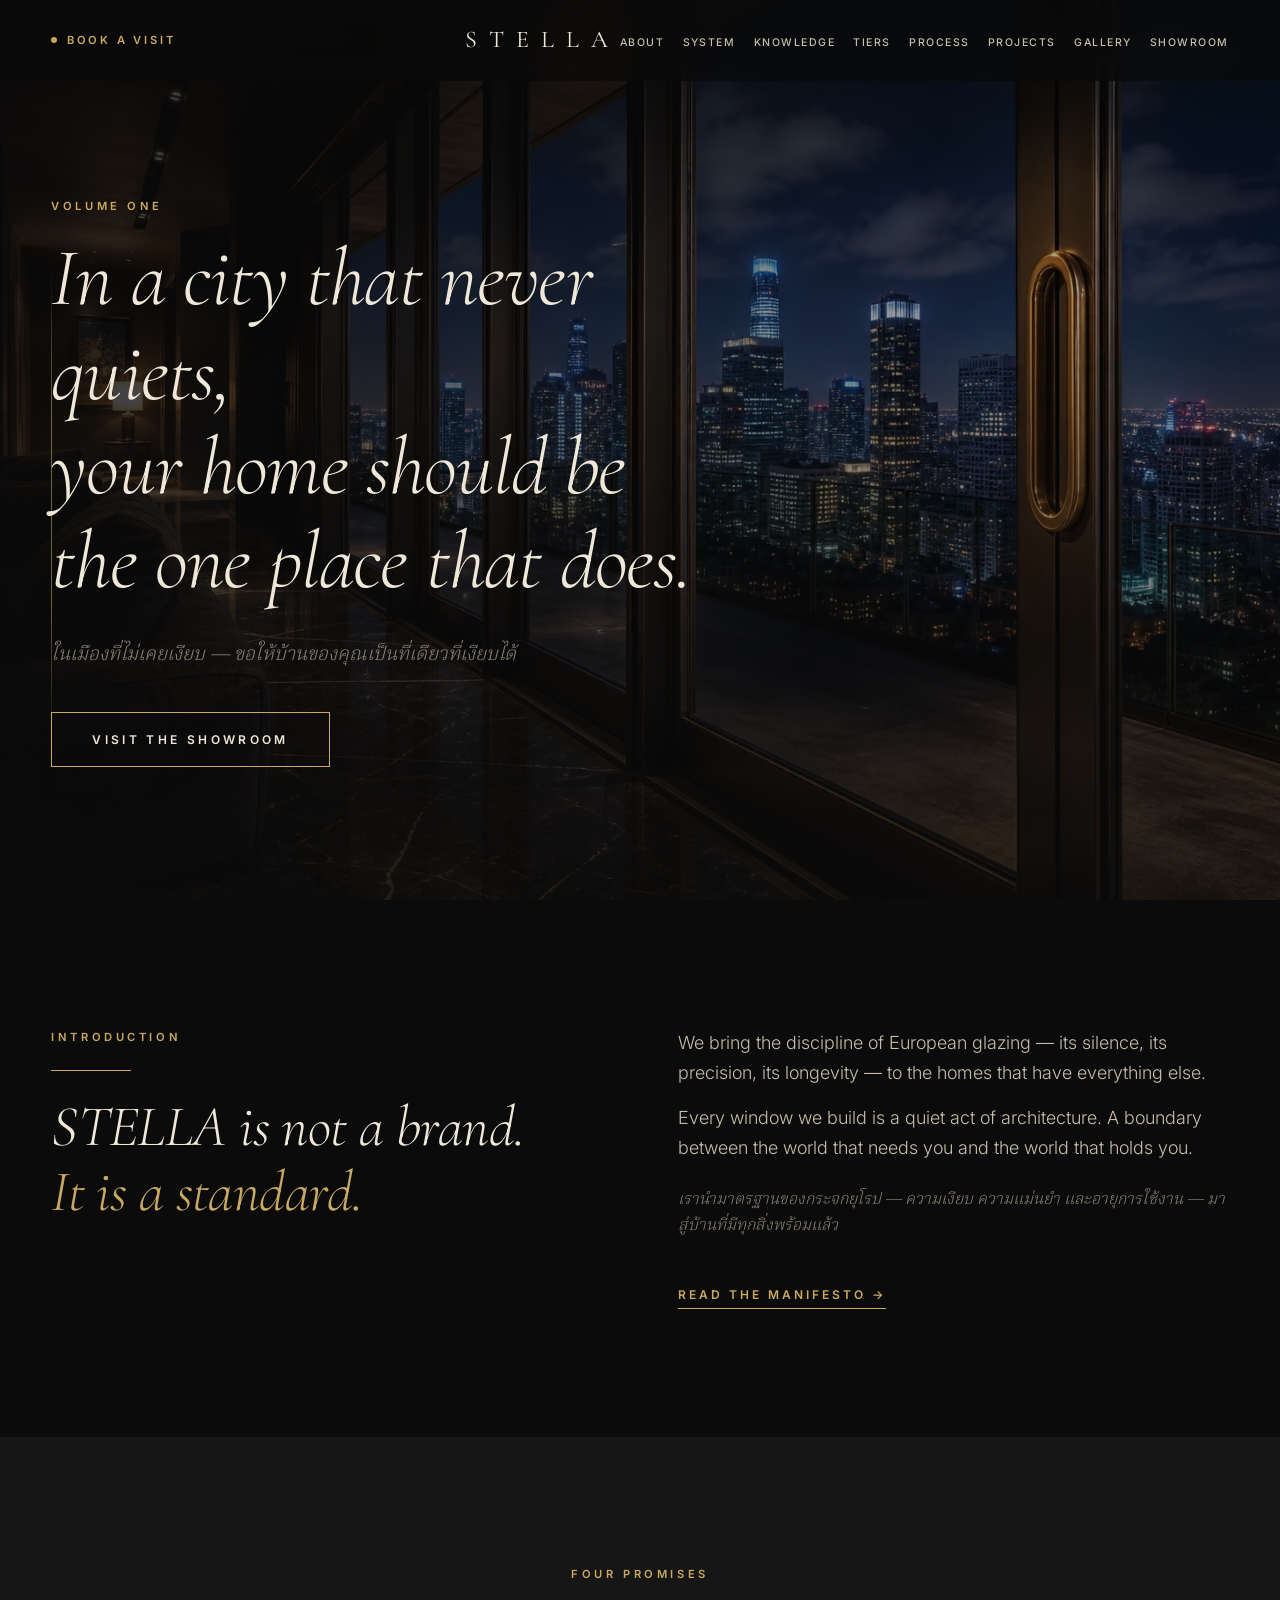
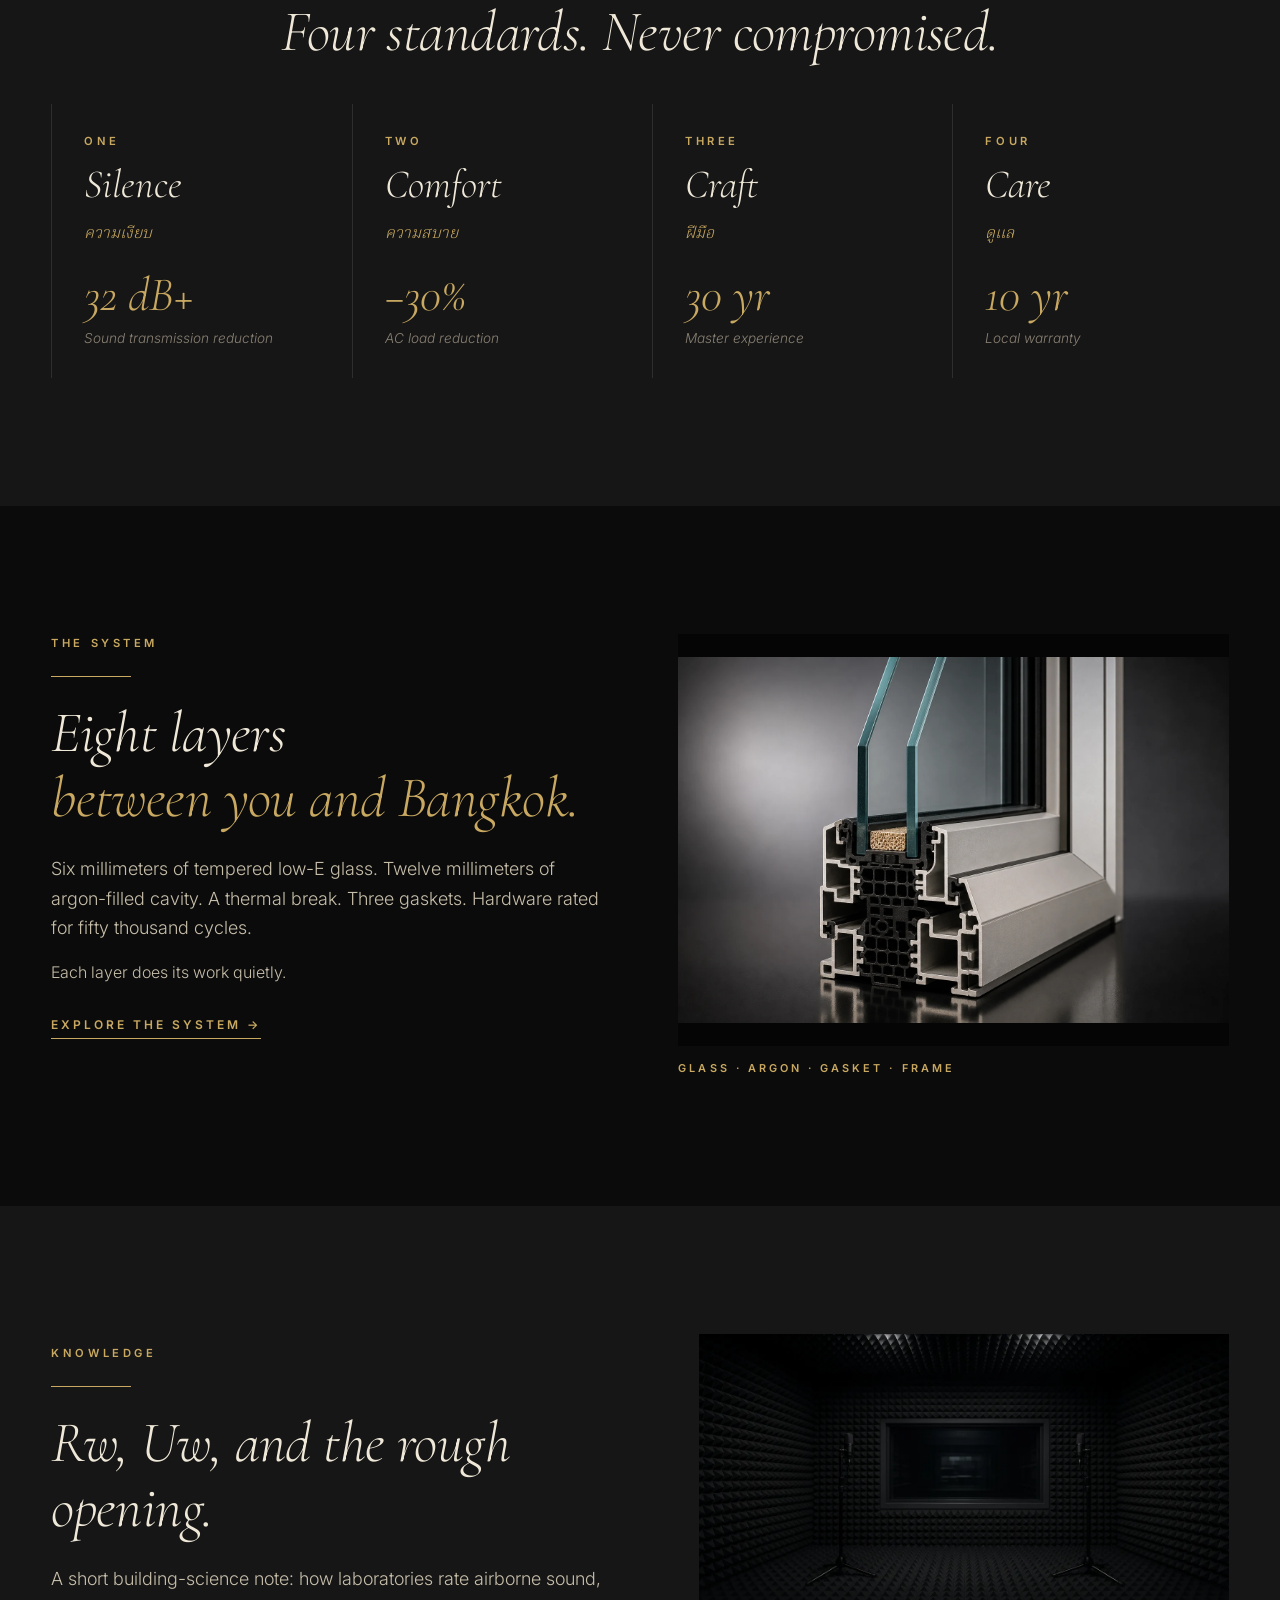
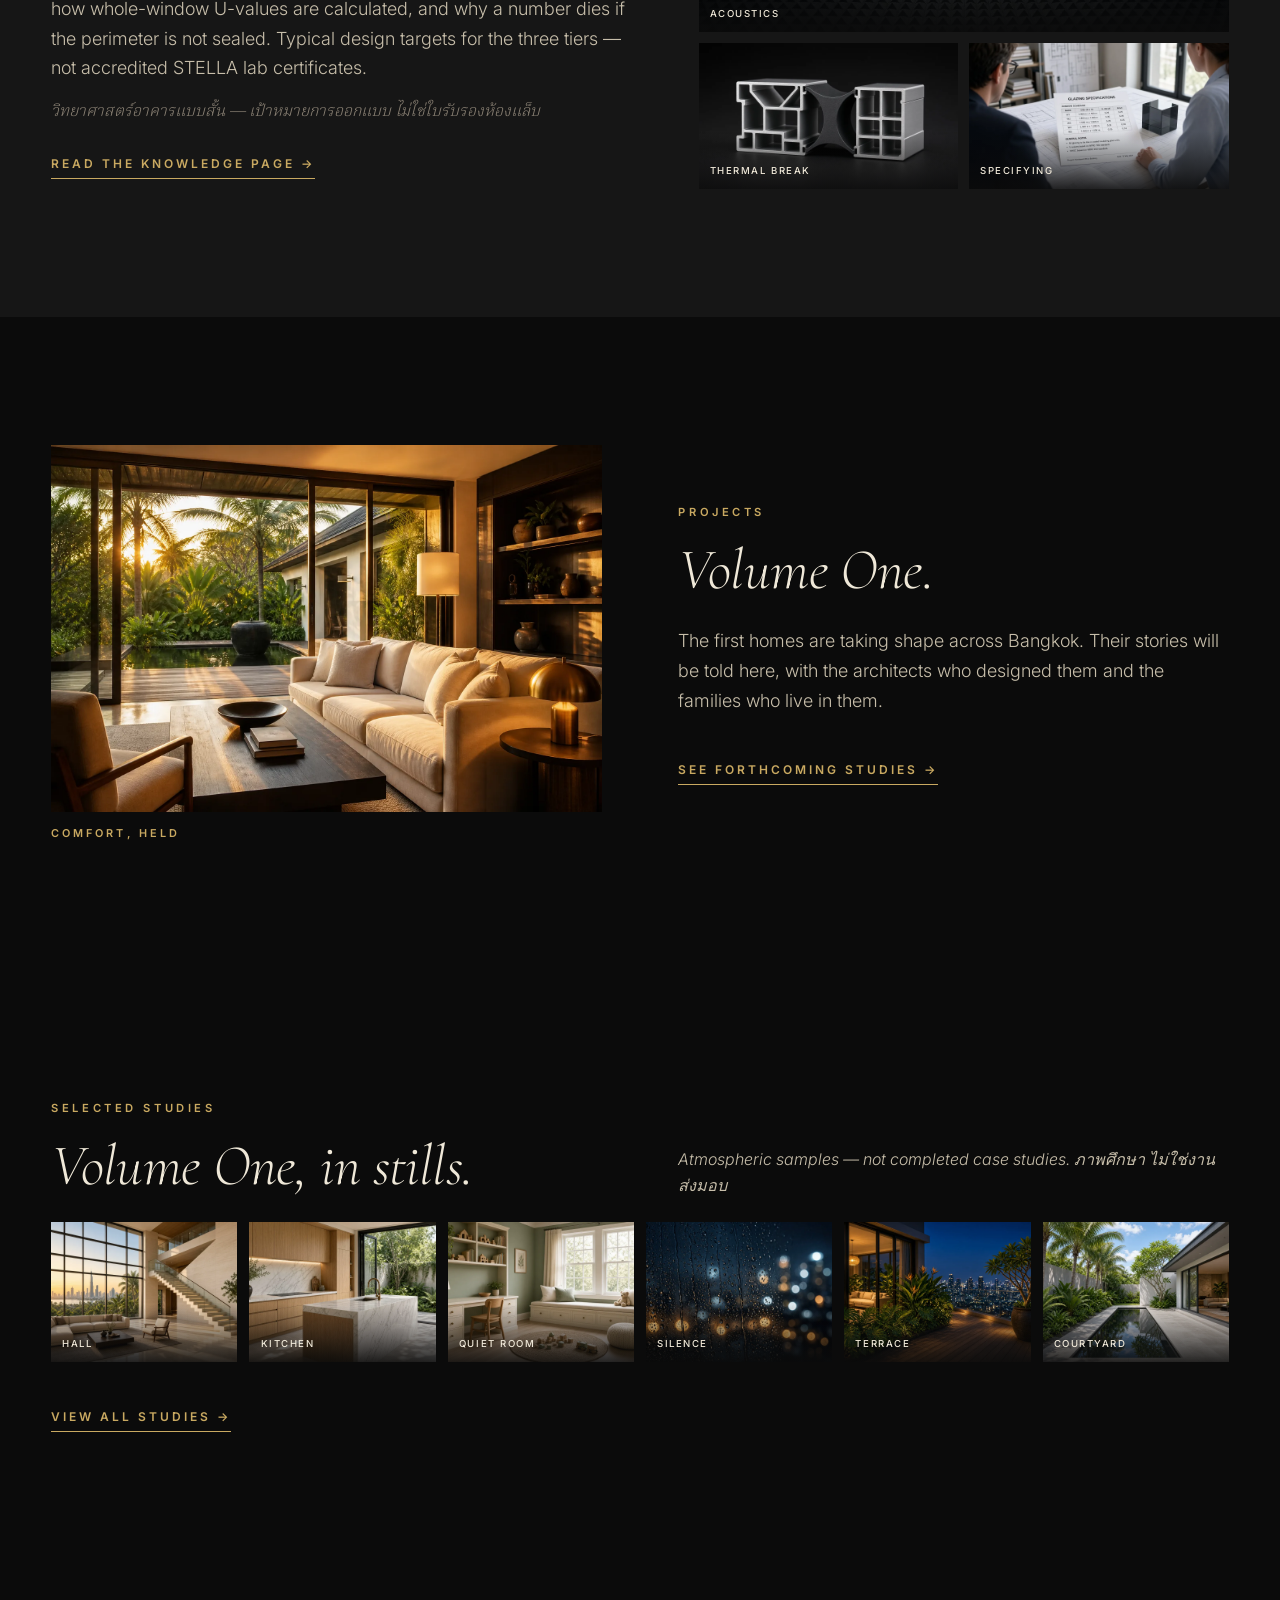
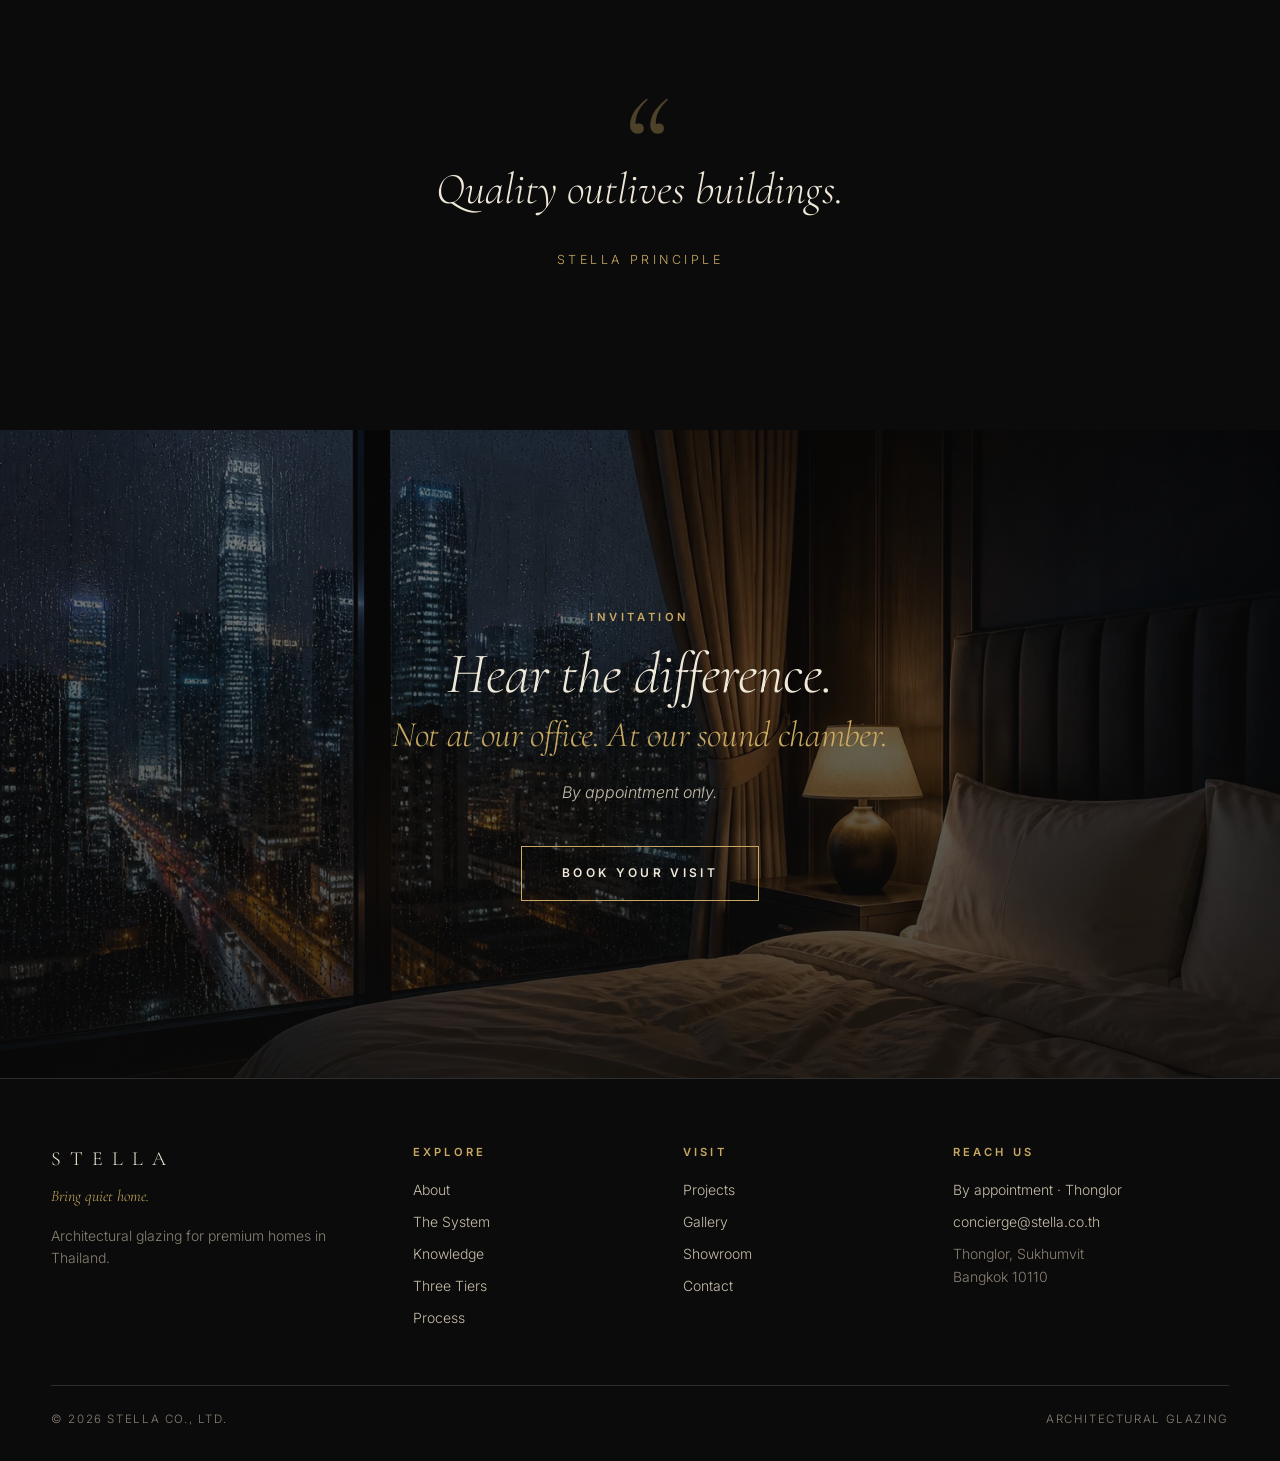
<file: index.html>
<!DOCTYPE html>
<html lang="en">
<head>
<meta charset="UTF-8">
<meta name="viewport" content="width=device-width, initial-scale=1.0">

<!-- SEO -->
<title>STELLA — Architectural Glazing for Homes That Know the Difference</title>
<meta name="description" content="Premium European-discipline windows and doors for homes 30M+ in Bangkok. 32 dB+ silence, 1.4 W/m²K U-value, 10-year local warranty. Bring quiet home.">
<link rel="canonical" href="https://vutti14.github.io/stella-website/">

<!-- Open Graph -->
<meta property="og:title" content="STELLA — Architectural Glazing for Homes That Know the Difference">
<meta property="og:description" content="Premium European-discipline windows and doors for homes 30M+ in Bangkok. 32 dB+ silence, 1.4 W/m²K U-value, 10-year local warranty. Bring quiet home.">
<meta property="og:type" content="website">
<meta property="og:url" content="https://vutti14.github.io/stella-website/">
<meta property="og:image" content="https://vutti14.github.io/stella-website/og-image.png">
<meta property="og:image:width" content="1200">
<meta property="og:image:height" content="630">
<meta property="og:locale" content="en_US">
<meta property="og:locale:alternate" content="th_TH">
<meta property="og:site_name" content="STELLA">

<!-- Twitter Card -->
<meta name="twitter:card" content="summary_large_image">
<meta name="twitter:title" content="STELLA — Architectural Glazing for Homes That Know the Difference">
<meta name="twitter:description" content="Premium European-discipline windows and doors for homes 30M+ in Bangkok. 32 dB+ silence, 1.4 W/m²K U-value, 10-year local warranty. Bring quiet home.">
<meta name="twitter:image" content="https://vutti14.github.io/stella-website/og-image.png">

<!-- Favicon -->
<link rel="icon" type="image/svg+xml" href="favicon.svg">

<!-- Theme color (mobile browser chrome) -->
<meta name="theme-color" content="#0E0E0E">

<!-- Stylesheet -->
<link rel="stylesheet" href="styles.css">

<script type="application/ld+json">
{
  "@context": "https://schema.org",
  "@type": "LocalBusiness",
  "name": "STELLA",
  "legalName": "STELLA Co., Ltd.",
  "description": "Architectural glazing for premium homes in Thailand. Bangkok showroom by appointment in Thonglor.",
  "url": "https://vutti14.github.io/stella-website/",
  "email": "concierge@stella.co.th",
  "image": "https://vutti14.github.io/stella-website/og-image.png",
  "logo": "https://vutti14.github.io/stella-website/favicon.svg",
  "address": {
    "@type": "PostalAddress",
    "addressLocality": "Thonglor",
    "addressRegion": "Bangkok",
    "postalCode": "10110",
    "addressCountry": "TH"
  },
  "areaServed": {
    "@type": "City",
    "name": "Bangkok"
  },
  "openingHoursSpecification": {
    "@type": "OpeningHoursSpecification",
    "dayOfWeek": ["Tuesday", "Wednesday", "Thursday", "Friday", "Saturday"],
    "opens": "10:00",
    "closes": "18:00"
  },
  "contactPoint": {
    "@type": "ContactPoint",
    "email": "concierge@stella.co.th",
    "contactType": "customer service",
    "availableLanguage": ["English", "Thai"]
  }
}
</script>
</head>
<body>

<a href="#main" class="skip">Skip to content</a>

<!-- ═══ NAVIGATION ═══ -->
<nav class="nav">
  <a href="showroom" class="nav-cta">Book a visit</a>
  <a href="./" class="nav-logo">STELLA</a>
  <ul class="nav-menu" id="primary-menu">
    <li><a href="about">About</a></li>
    <li><a href="system">System</a></li>
    <li><a href="knowledge">Knowledge</a></li>
    <li><a href="tiers">Tiers</a></li>
    <li><a href="process">Process</a></li>
    <li><a href="projects">Projects</a></li>
    <li><a href="gallery">Gallery</a></li>
    <li><a href="showroom">Showroom</a></li>
  </ul>
  <button class="nav-toggle" aria-label="Open menu" aria-expanded="false" aria-controls="primary-menu">
    <span></span><span></span><span></span>
  </button>
</nav>

<!-- ═══ HERO ═══ -->
<main id="main">
<section class="hero has-photo">
  <img
    class="hero-media"
    src="images/hero-quiet-home.webp"
    alt="Luxury penthouse interior at night with floor-to-ceiling glass doors overlooking a glowing city skyline."
    width="1536"
    height="1024"
  >
  <div class="hero-content">
    <p class="kicker mb-2">VOLUME ONE</p>
    <h1 class="hero-line reveal delay-1">In a city that never quiets,<br>your home should be<br>the one place that does.</h1>
    <p class="hero-thai reveal delay-2">ในเมืองที่ไม่เคยเงียบ — ขอให้บ้านของคุณเป็นที่เดียวที่เงียบได้</p>
    <div class="mt-4">
      <a href="showroom" class="btn">Visit the showroom</a>
    </div>
  </div>
</section>

<!-- ═══ MANIFESTO INTRO ═══ -->
<section class="section">
  <div class="container">
    <div class="spread-2col">
      <div>
        <p class="kicker mb-2">INTRODUCTION</p>
        <hr class="hairline" style="margin-left:0;">
        <h2 class="cream reveal">STELLA is not a brand.</h2>
        <h2 class="gold reveal">It is a standard.</h2>
      </div>
      <div>
        <p class="body-l">We bring the discipline of European glazing — its silence, its precision, its longevity — to the homes that have everything else.</p>
        <p class="body-l mt-2">Every window we build is a quiet act of architecture. A boundary between the world that needs you and the world that holds you.</p>
        <p class="body-m thai mt-3" style="color: var(--pewter); font-style: italic;">เรานำมาตรฐานของกระจกยุโรป — ความเงียบ ความแม่นยำ และอายุการใช้งาน — มาสู่บ้านที่มีทุกสิ่งพร้อมแล้ว</p>
        <div class="mt-4">
          <a href="about" class="btn-text">Read the manifesto →</a>
        </div>
      </div>
    </div>
  </div>
</section>

<!-- ═══ FOUR PILLARS ═══ -->
<section class="section" style="background: var(--ink-2);">
  <div class="container">
    <div class="text-center mb-3">
      <p class="kicker">FOUR PROMISES</p>
      <h2 class="cream mt-2 reveal">Four standards. Never compromised.</h2>
    </div>

    <div class="spread-2col mt-4" style="grid-template-columns: 1fr 1fr 1fr 1fr; gap: 1.5rem;">
      <div class="pillar reveal">
        <p class="kicker">ONE</p>
        <p class="pillar-en">Silence</p>
        <p class="pillar-th">ความเงียบ</p>
        <p class="pillar-num">32 dB+</p>
        <p class="pillar-label">Sound transmission reduction</p>
      </div>
      <div class="pillar reveal">
        <p class="kicker">TWO</p>
        <p class="pillar-en">Comfort</p>
        <p class="pillar-th">ความสบาย</p>
        <p class="pillar-num">−30%</p>
        <p class="pillar-label">AC load reduction</p>
      </div>
      <div class="pillar reveal">
        <p class="kicker">THREE</p>
        <p class="pillar-en">Craft</p>
        <p class="pillar-th">ฝีมือ</p>
        <p class="pillar-num">30 yr</p>
        <p class="pillar-label">Master experience</p>
      </div>
      <div class="pillar reveal">
        <p class="kicker">FOUR</p>
        <p class="pillar-en">Care</p>
        <p class="pillar-th">ดูแล</p>
        <p class="pillar-num">10 yr</p>
        <p class="pillar-label">Local warranty</p>
      </div>
    </div>
  </div>
</section>

<!-- ═══ THE SYSTEM TEASER ═══ -->
<section class="section">
  <div class="container">
    <div class="spread-2col">
      <div>
        <p class="kicker mb-2">THE SYSTEM</p>
        <hr class="hairline" style="margin-left:0;">
        <h2 class="cream reveal">Eight layers</h2>
        <h2 class="gold reveal">between you and Bangkok.</h2>
        <p class="body-l mt-3">Six millimeters of tempered low-E glass. Twelve millimeters of argon-filled cavity. A thermal break. Three gaskets. Hardware rated for fifty thousand cycles.</p>
        <p class="body-m mt-2">Each layer does its work quietly.</p>
        <div class="mt-3">
          <a href="system" class="btn-text">Explore the system →</a>
        </div>
      </div>
      <figure class="photo photo-studio reveal">
        <img
          src="images/system-glass-layers.webp"
          alt="Studio cutaway of double-glazed architectural glass, a warm-edge spacer, and a multi-chamber aluminum frame."
          loading="lazy"
          width="1536"
          height="1024"
        >
        <figcaption class="photo-caption">Glass · argon · gasket · frame</figcaption>
      </figure>
    </div>
  </div>
</section>

<!-- ═══ KNOWLEDGE CTA ═══ -->
<section class="section" style="background: var(--ink-2);">
  <div class="container">
    <div class="knowledge-cta">
      <div>
        <p class="kicker mb-2">KNOWLEDGE</p>
        <hr class="hairline" style="margin-left:0;">
        <h2 class="cream reveal">Rw, Uw, and the rough opening.</h2>
        <p class="body-l mt-3">A short building-science note: how laboratories rate airborne sound, how whole-window U-values are calculated, and why a number dies if the perimeter is not sealed. Typical design targets for the three tiers — not accredited STELLA lab certificates.</p>
        <p class="body-m thai mt-2" style="color: var(--pewter); font-style: italic;">วิทยาศาสตร์อาคารแบบสั้น — เป้าหมายการออกแบบ ไม่ใช่ใบรับรองห้องแล็บ</p>
        <div class="mt-3">
          <a href="knowledge" class="btn-text">Read the knowledge page →</a>
        </div>
      </div>
      <div class="knowledge-thumbs">
        <a href="knowledge#acoustics" class="studies-thumb reveal">
          <img src="images/tech-acoustic-chamber.webp" alt="Anechoic chamber with pyramid foam and two microphone stands." loading="lazy" width="1280" height="720">
          <span>Acoustics</span>
        </a>
        <a href="knowledge#thermal" class="studies-thumb reveal">
          <img src="images/tech-thermal-break.webp" alt="Aluminum profile cross-section with a polyamide thermal break." loading="lazy" width="1280" height="720">
          <span>Thermal break</span>
        </a>
        <a href="knowledge#specify" class="studies-thumb reveal">
          <img src="images/tech-spec-review.webp" alt="Architects reviewing a glazing specification sheet." loading="lazy" width="1280" height="720">
          <span>Specifying</span>
        </a>
      </div>
    </div>
  </div>
</section>

<!-- ═══ PROJECTS TEASER ═══ -->
<section class="section">
  <div class="container">
    <div class="spread-2col spread-2col-center">
      <figure class="photo reveal">
        <img
          src="images/interior-living-gold.webp"
          alt="Golden-hour living room with a cream sofa opening through dark-framed sliding glass to a tropical courtyard."
          loading="lazy"
          width="1536"
          height="1024"
        >
        <figcaption class="photo-caption">Comfort, held</figcaption>
      </figure>
      <div>
        <p class="kicker">PROJECTS</p>
        <h2 class="cream mt-2 reveal">Volume One.</h2>
        <p class="body-l mt-3">The first homes are taking shape across Bangkok. Their stories will be told here, with the architects who designed them and the families who live in them.</p>
        <div class="mt-4">
          <a href="projects" class="btn-text">See forthcoming studies →</a>
        </div>
      </div>
    </div>
  </div>
</section>

<!-- ═══ SELECTED STUDIES ═══ -->
<section class="section">
  <div class="container">
    <div class="spread-2col mb-3" style="align-items: end;">
      <div>
        <p class="kicker">SELECTED STUDIES</p>
        <h2 class="cream mt-2 reveal">Volume One, in stills.</h2>
      </div>
      <p class="body-m" style="font-style: italic;">Atmospheric samples — not completed case studies. ภาพศึกษา ไม่ใช่งานส่งมอบ</p>
    </div>
    <div class="studies-strip mt-3">
      <a class="studies-thumb reveal" href="gallery">
        <img src="images/gallery-double-height.webp" alt="Double-height villa hall with a curtain-wall grid at sunset." loading="lazy" width="1280" height="720">
        <span>Hall</span>
      </a>
      <a class="studies-thumb reveal" href="gallery#living">
        <img src="images/gallery-kitchen-pivot.webp" alt="Kitchen island opening through glass to a courtyard garden." loading="lazy" width="1280" height="720">
        <span>Kitchen</span>
      </a>
      <a class="studies-thumb reveal" href="gallery#quiet">
        <img src="images/gallery-quiet-study.webp" alt="Soft children's study with acoustic glass at the window seat." loading="lazy" width="1280" height="720">
        <span>Quiet room</span>
      </a>
      <a class="studies-thumb reveal" href="gallery#quiet">
        <img src="images/mood-rain-glass.webp" alt="Rain on glass with city lights as bokeh." loading="lazy" width="1280" height="720">
        <span>Silence</span>
      </a>
      <a class="studies-thumb reveal" href="gallery#places">
        <img src="images/gallery-rooftop-blue.webp" alt="Rooftop terrace at blue hour overlooking the city." loading="lazy" width="1280" height="720">
        <span>Terrace</span>
      </a>
      <a class="studies-thumb reveal" href="gallery#places">
        <img src="images/project-courtyard-pool.webp" alt="Courtyard villa with a reflecting pool and sliding glass." loading="lazy" width="1280" height="720">
        <span>Courtyard</span>
      </a>
    </div>
    <div class="mt-4">
      <a href="gallery" class="btn-text">View all studies →</a>
    </div>
  </div>
</section>

<!-- ═══ PULL QUOTE ═══ -->
<section class="section">
  <div class="container">
    <div class="pullquote">
      <p class="pullquote-text">Quality outlives buildings.</p>
      <p class="pullquote-attr">STELLA principle</p>
    </div>
  </div>
</section>

<!-- ═══ INVITATION ═══ -->
<section class="section photo-band">
  <img
    class="photo-band-media"
    src="images/interior-bedroom-quiet.webp"
    alt="Quiet luxury bedroom at night with rain on floor-to-ceiling glass and a city skyline below."
    loading="lazy"
    width="1536"
    height="1024"
  >
  <div class="container text-center photo-band-content">
    <p class="kicker">INVITATION</p>
    <h2 class="cream mt-2 reveal">Hear the difference.</h2>
    <h3 class="gold display mt-1" style="font-style: italic;">Not at our office. At our sound chamber.</h3>
    <p class="body-m mt-3" style="font-style: italic;">By appointment only.</p>
    <div class="mt-4">
      <a href="showroom" class="btn">Book your visit</a>
    </div>
  </div>
</section>

</main>

<!-- ═══ FOOTER ═══ -->
<footer class="footer">
  <div class="footer-grid">
    <div>
      <p class="footer-logo">STELLA</p>
      <p class="footer-tag">Bring quiet home.</p>
      <p class="body-s mt-2">Architectural glazing for premium homes in Thailand.</p>
    </div>
    <div>
      <p class="footer-heading">Explore</p>
      <ul>
        <li><a href="about">About</a></li>
        <li><a href="system">The System</a></li>
        <li><a href="knowledge">Knowledge</a></li>
        <li><a href="tiers">Three Tiers</a></li>
        <li><a href="process">Process</a></li>
      </ul>
    </div>
    <div>
      <p class="footer-heading">Visit</p>
      <ul>
        <li><a href="projects">Projects</a></li>
        <li><a href="gallery">Gallery</a></li>
        <li><a href="showroom">Showroom</a></li>
        <li><a href="contact">Contact</a></li>
      </ul>
    </div>
    <div>
      <p class="footer-heading">Reach Us</p>
      <ul>
        <li><a href="showroom">By appointment · Thonglor</a></li>
        <li><a href="mailto:concierge@stella.co.th">concierge@stella.co.th</a></li>
        <li>Thonglor, Sukhumvit<br>Bangkok 10110</li>
      </ul>
    </div>
  </div>
  <div class="footer-bottom">
    <span>© 2026 STELLA Co., Ltd.</span>
    <span>Architectural Glazing</span>
  </div>
</footer>

<script src="scripts.js" defer></script>

</body>
</html>
</file>
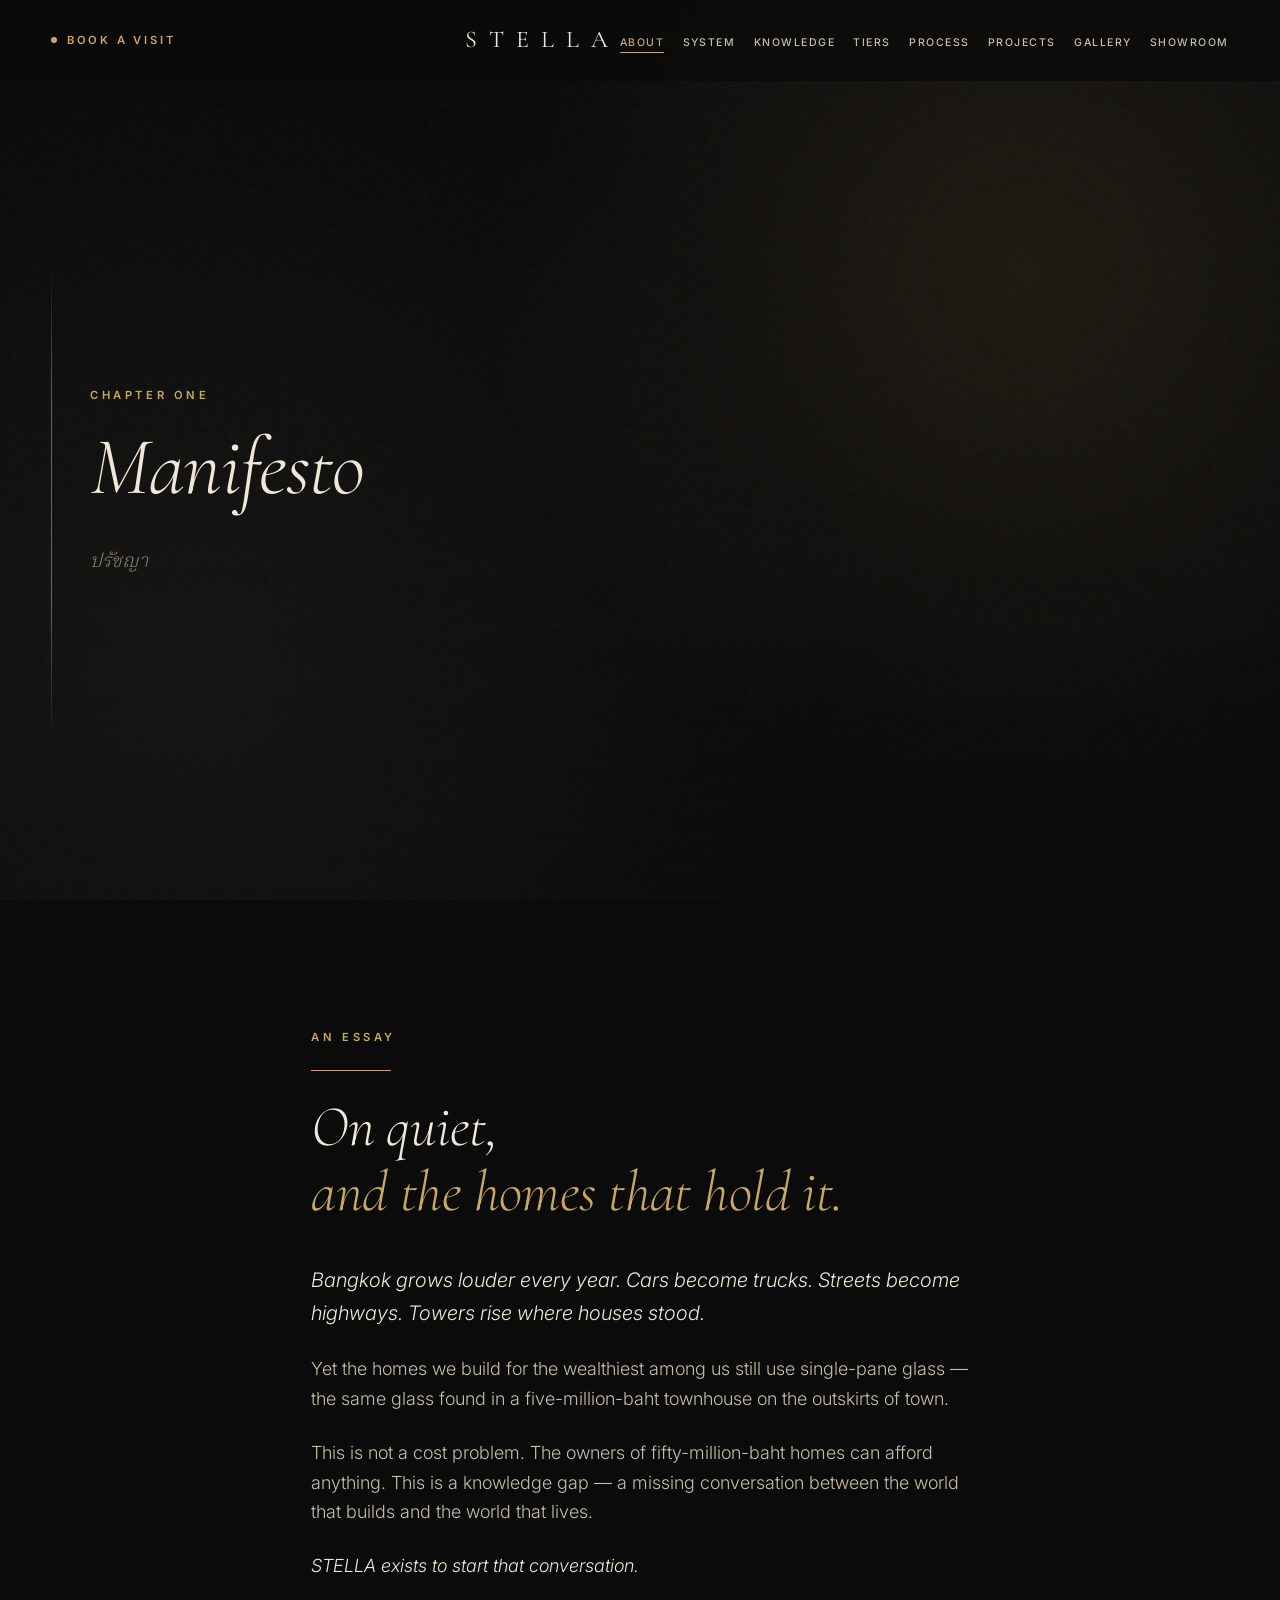
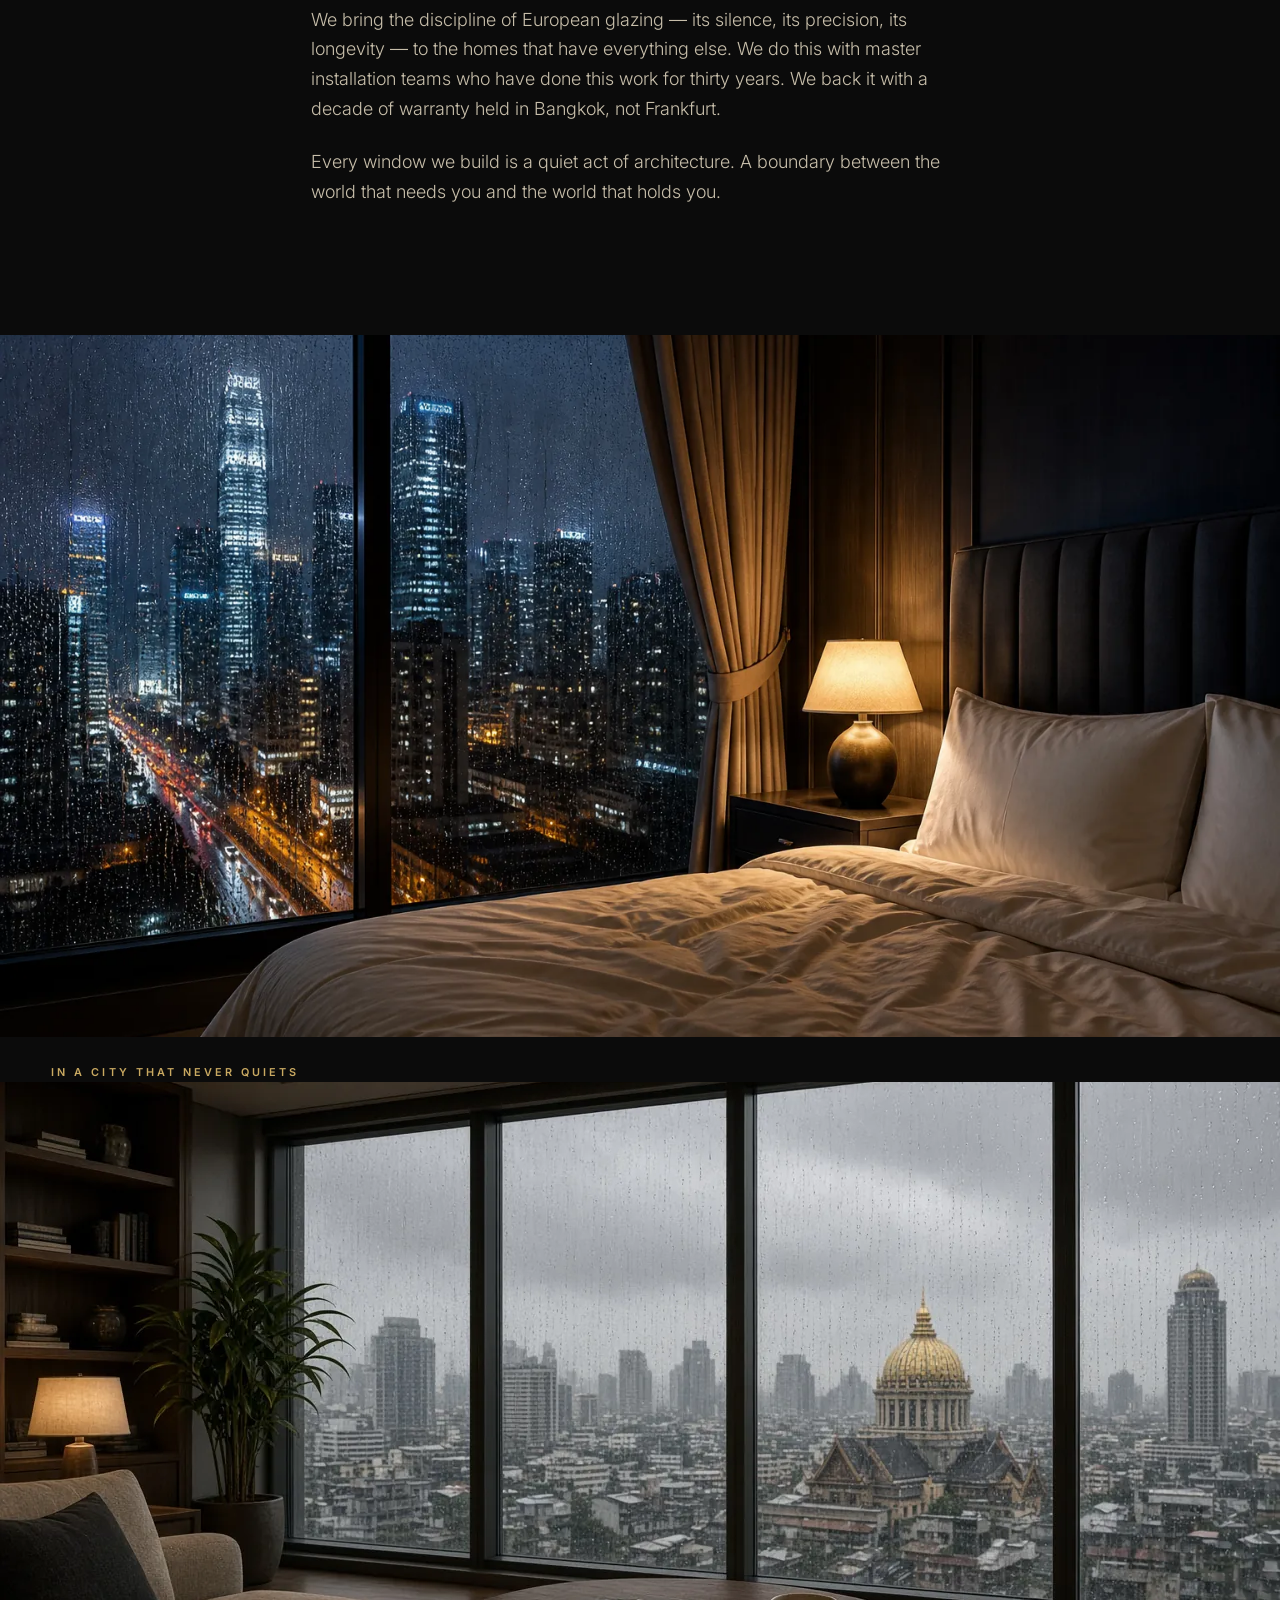
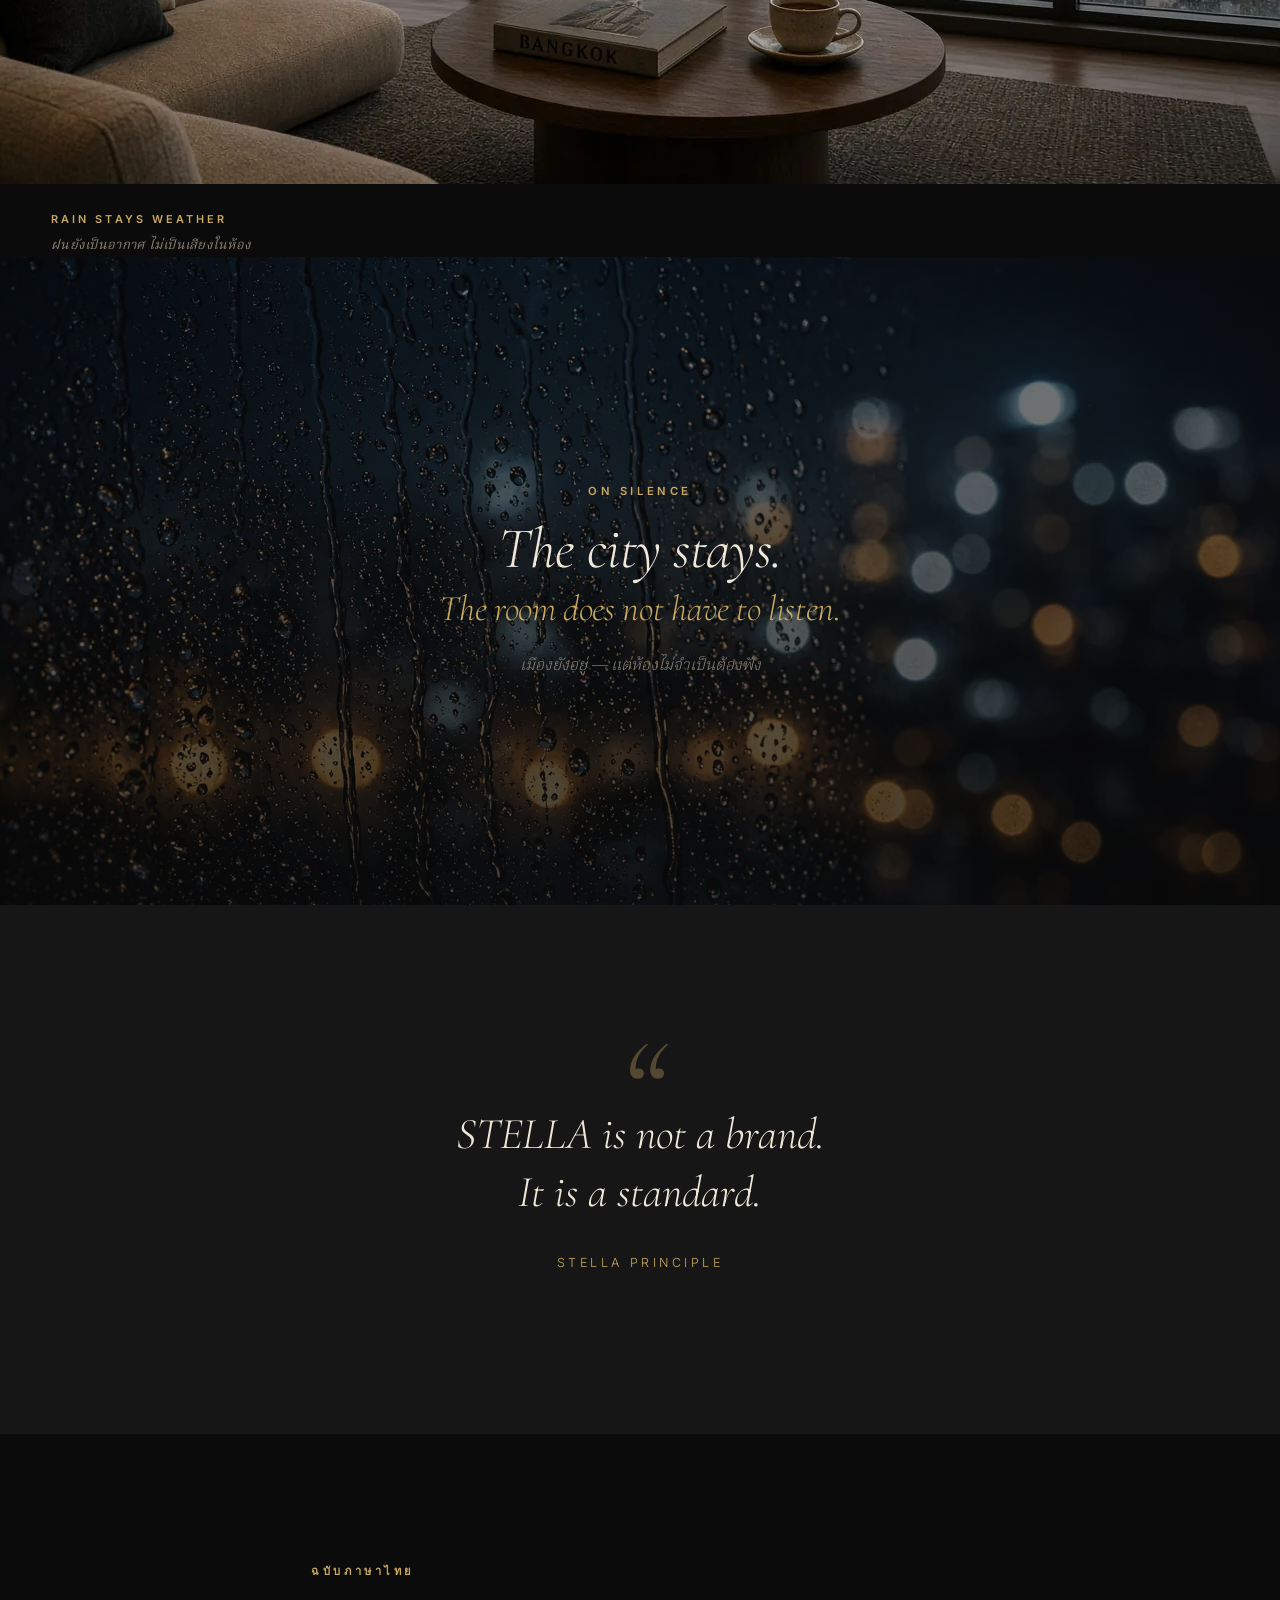
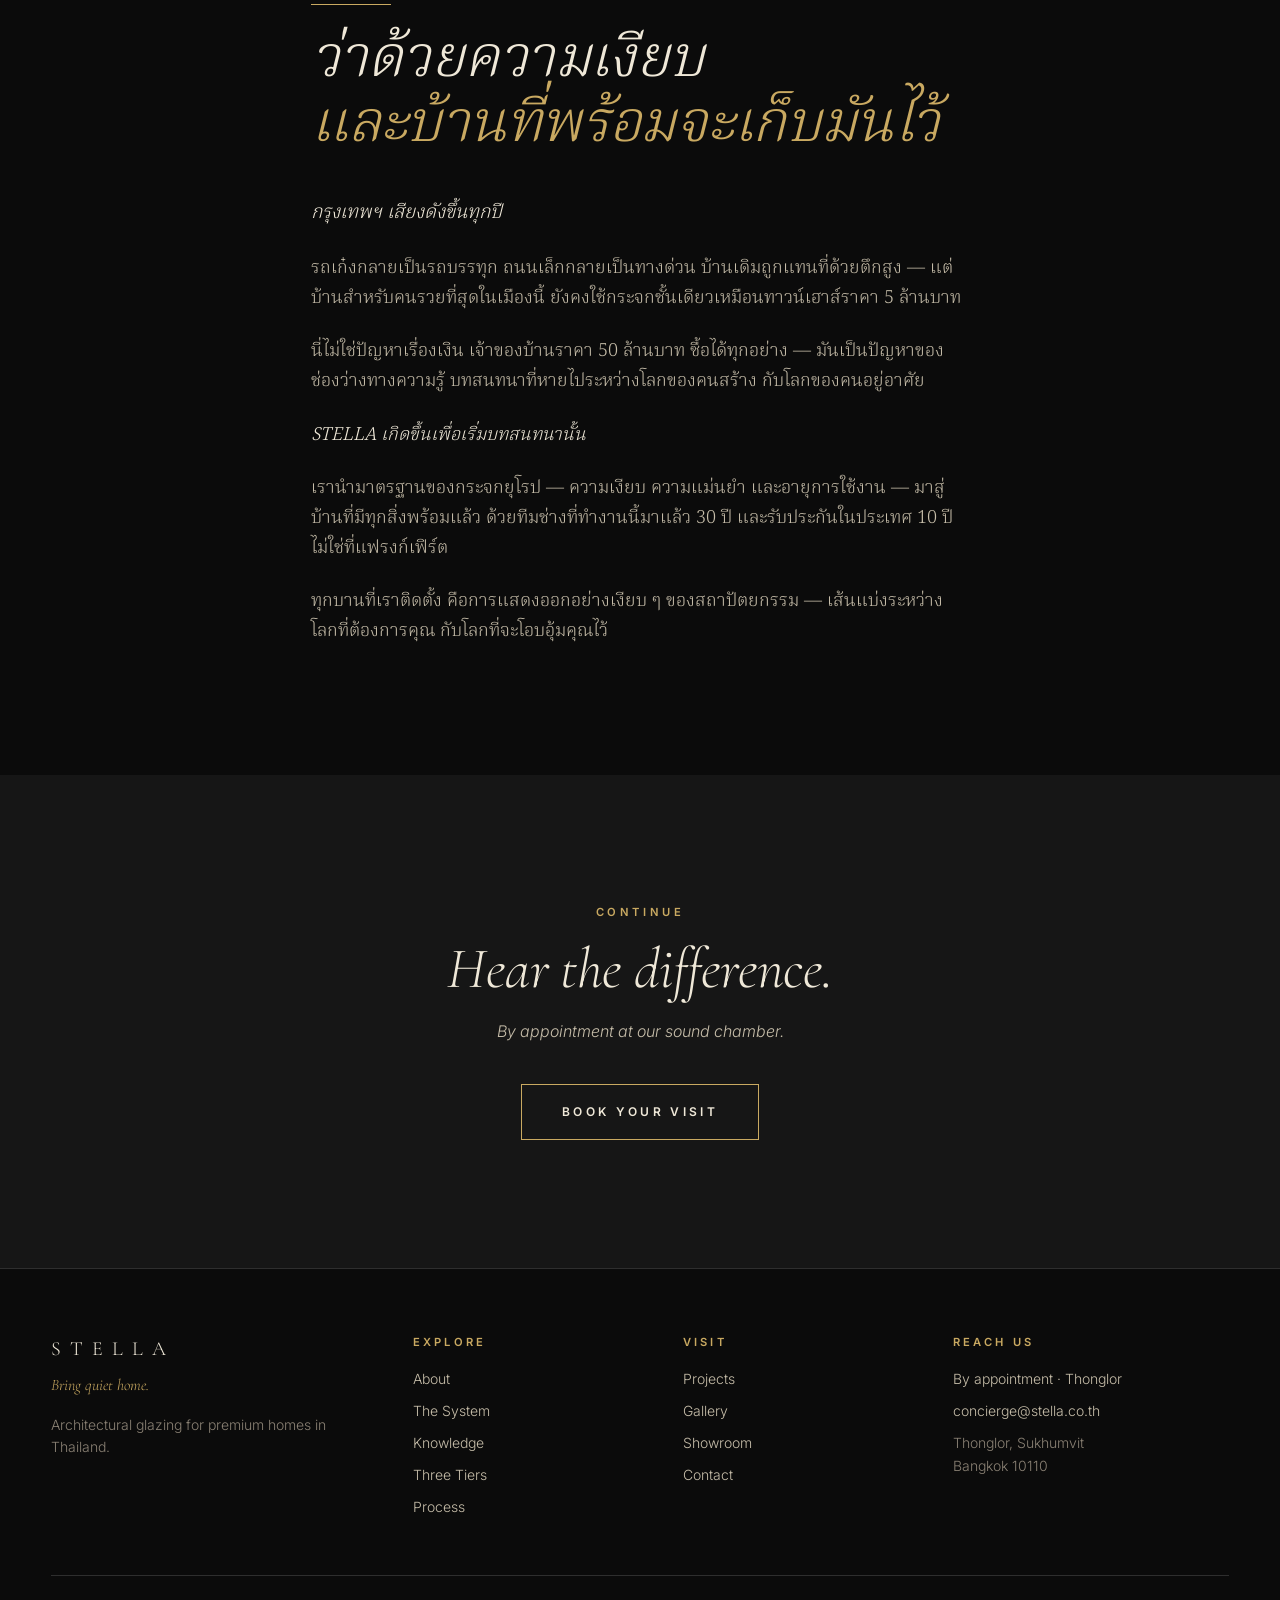
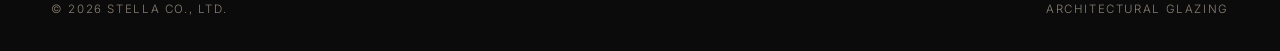
<file: about.html>
<!DOCTYPE html>
<html lang="en">
<head>
<meta charset="UTF-8">
<meta name="viewport" content="width=device-width, initial-scale=1.0">

<!-- SEO -->
<title>Manifesto — STELLA</title>
<meta name="description" content="STELLA is not a brand. It is a standard. An essay on quiet, on premium homes, and on what we bring to the homes that have everything else.">
<link rel="canonical" href="https://vutti14.github.io/stella-website/about">

<!-- Open Graph -->
<meta property="og:title" content="Manifesto — STELLA">
<meta property="og:description" content="STELLA is not a brand. It is a standard. An essay on quiet, on premium homes, and on what we bring to the homes that have everything else.">
<meta property="og:type" content="website">
<meta property="og:url" content="https://vutti14.github.io/stella-website/about">
<meta property="og:image" content="https://vutti14.github.io/stella-website/og-image.png">
<meta property="og:image:width" content="1200">
<meta property="og:image:height" content="630">
<meta property="og:locale" content="en_US">
<meta property="og:locale:alternate" content="th_TH">
<meta property="og:site_name" content="STELLA">

<!-- Twitter Card -->
<meta name="twitter:card" content="summary_large_image">
<meta name="twitter:title" content="Manifesto — STELLA">
<meta name="twitter:description" content="STELLA is not a brand. It is a standard. An essay on quiet, on premium homes, and on what we bring to the homes that have everything else.">
<meta name="twitter:image" content="https://vutti14.github.io/stella-website/og-image.png">

<!-- Favicon -->
<link rel="icon" type="image/svg+xml" href="favicon.svg">

<!-- Theme color (mobile browser chrome) -->
<meta name="theme-color" content="#0E0E0E">

<!-- Stylesheet -->
<link rel="stylesheet" href="styles.css">
</head>
<body>
<a href="#main" class="skip">Skip to content</a>



<nav class="nav">
  <a href="showroom" class="nav-cta">Book a visit</a>
  <a href="./" class="nav-logo">STELLA</a>
  <ul class="nav-menu" id="primary-menu">
    <li><a href="about" class="active">About</a></li>
    <li><a href="system">System</a></li>
    <li><a href="knowledge">Knowledge</a></li>
    <li><a href="tiers">Tiers</a></li>
    <li><a href="process">Process</a></li>
    <li><a href="projects">Projects</a></li>
    <li><a href="gallery">Gallery</a></li>
    <li><a href="showroom">Showroom</a></li>
  </ul>
  <button class="nav-toggle" aria-label="Open menu" aria-expanded="false" aria-controls="primary-menu">
    <span></span><span></span><span></span>
  </button>
</nav>

<!-- ═══ HERO ═══ -->
<main id="main">
<section class="hero">
  <div class="hero-content">
    <p class="reveal kicker mb-2">CHAPTER ONE</p>
    <h1 class="hero-line reveal delay-1">Manifesto</h1>
    <p class="hero-thai reveal delay-2">ปรัชญา</p>
  </div>
</section>

<!-- ═══ ESSAY ═══ -->
<section class="section">
  <div class="container" style="max-width: 760px;">
    <p class="reveal kicker mb-2">AN ESSAY</p>
    <hr class="hairline" style="margin-left:0;">

    <h2 class="cream mt-3 reveal">On quiet,</h2>
    <h2 class="gold reveal">and the homes that hold it.</h2>

    <div class="mt-4">
      <p class="body-l" style="font-size: 1.25rem; color: var(--cream); font-style: italic;">Bangkok grows louder every year. Cars become trucks. Streets become highways. Towers rise where houses stood.</p>

      <p class="body-l mt-3">Yet the homes we build for the wealthiest among us still use single-pane glass — the same glass found in a five-million-baht townhouse on the outskirts of town.</p>

      <p class="body-l mt-3">This is not a cost problem. The owners of fifty-million-baht homes can afford anything. This is a knowledge gap — a missing conversation between the world that builds and the world that lives.</p>

      <p class="body-l mt-3" style="color: var(--cream); font-style: italic;">STELLA exists to start that conversation.</p>

      <p class="body-l mt-3">We bring the discipline of European glazing — its silence, its precision, its longevity — to the homes that have everything else. We do this with master installation teams who have done this work for thirty years. We back it with a decade of warranty held in Bangkok, not Frankfurt.</p>

      <p class="body-l mt-3">Every window we build is a quiet act of architecture. A boundary between the world that needs you and the world that holds you.</p>
    </div>
  </div>
</section>

<figure class="essay-photo reveal">
  <img
    src="images/interior-bedroom-quiet.webp"
    alt="Quiet luxury bedroom at night with rain on the glass and a city that never quiets beyond it."
    loading="lazy"
    width="1536"
    height="1024"
  >
  <figcaption class="photo-caption">In a city that never quiets</figcaption>
</figure>

<figure class="essay-photo reveal">
  <img
    src="images/tech-rainstorm-quiet.webp"
    alt="Living room with rain on floor-to-ceiling glass overlooking a wet Bangkok skyline, tea on a round table."
    loading="lazy"
    width="1280"
    height="720"
  >
  <figcaption class="photo-caption">
    Rain stays weather
    <span class="caption-th">ฝนยังเป็นอากาศ ไม่เป็นเสียงในห้อง</span>
  </figcaption>
</figure>

<section class="photo-band">
  <img
    class="photo-band-media"
    src="images/mood-rain-glass.webp"
    alt="Rain beads on dark glass, city lights as soft gold and white bokeh beyond."
    loading="lazy"
    width="1280"
    height="720"
  >
  <div class="container text-center photo-band-content">
    <p class="kicker">ON SILENCE</p>
    <h2 class="cream mt-2 reveal">The city stays.</h2>
    <h3 class="gold display mt-1" style="font-style: italic;">The room does not have to listen.</h3>
    <p class="body-m thai mt-3" style="color: var(--pewter); font-style: italic;">เมืองยังอยู่ — แต่ห้องไม่จำเป็นต้องฟัง</p>
  </div>
</section>

<!-- ═══ PULL QUOTE ═══ -->
<section class="section" style="background: var(--ink-2);">
  <div class="container">
    <div class="pullquote">
      <p class="pullquote-text">STELLA is not a brand.<br>It is a standard.</p>
      <p class="pullquote-attr">STELLA principle</p>
    </div>
  </div>
</section>

<!-- ═══ THAI VERSION ═══ -->
<section class="section">
  <div class="container" style="max-width: 760px;">
    <p class="kicker mb-2">ฉบับภาษาไทย</p>
    <hr class="hairline" style="margin-left:0;">

    <h2 class="thai cream mt-3 reveal" style="font-style: italic;">ว่าด้วยความเงียบ</h2>
    <h2 class="thai gold reveal" style="font-style: italic;">และบ้านที่พร้อมจะเก็บมันไว้</h2>

    <div class="mt-4 thai">
      <p class="body-l" style="font-size: 1.2rem; color: var(--cream); font-style: italic;">กรุงเทพฯ เสียงดังขึ้นทุกปี</p>

      <p class="body-l mt-3">รถเก๋งกลายเป็นรถบรรทุก ถนนเล็กกลายเป็นทางด่วน บ้านเดิมถูกแทนที่ด้วยตึกสูง — แต่บ้านสำหรับคนรวยที่สุดในเมืองนี้ ยังคงใช้กระจกชั้นเดียวเหมือนทาวน์เฮาส์ราคา 5 ล้านบาท</p>

      <p class="body-l mt-3">นี่ไม่ใช่ปัญหาเรื่องเงิน เจ้าของบ้านราคา 50 ล้านบาท ซื้อได้ทุกอย่าง — มันเป็นปัญหาของช่องว่างทางความรู้ บทสนทนาที่หายไประหว่างโลกของคนสร้าง กับโลกของคนอยู่อาศัย</p>

      <p class="body-l mt-3" style="color: var(--cream); font-style: italic;">STELLA เกิดขึ้นเพื่อเริ่มบทสนทนานั้น</p>

      <p class="body-l mt-3">เรานำมาตรฐานของกระจกยุโรป — ความเงียบ ความแม่นยำ และอายุการใช้งาน — มาสู่บ้านที่มีทุกสิ่งพร้อมแล้ว ด้วยทีมช่างที่ทำงานนี้มาแล้ว 30 ปี และรับประกันในประเทศ 10 ปี ไม่ใช่ที่แฟรงก์เฟิร์ต</p>

      <p class="body-l mt-3">ทุกบานที่เราติดตั้ง คือการแสดงออกอย่างเงียบ ๆ ของสถาปัตยกรรม — เส้นแบ่งระหว่างโลกที่ต้องการคุณ กับโลกที่จะโอบอุ้มคุณไว้</p>
    </div>
  </div>
</section>

<!-- ═══ INVITATION ═══ -->
<section class="section" style="background: var(--ink-2);">
  <div class="container text-center">
    <p class="kicker">CONTINUE</p>
    <h2 class="cream mt-2 reveal">Hear the difference.</h2>
    <p class="body-m mt-2" style="font-style: italic;">By appointment at our sound chamber.</p>
    <div class="mt-4">
      <a href="showroom" class="btn">Book your visit</a>
    </div>
  </div>
</section>

</main>

<!-- ═══ FOOTER ═══ -->
<footer class="footer">
  <div class="footer-grid">
    <div>
      <p class="footer-logo">STELLA</p>
      <p class="footer-tag">Bring quiet home.</p>
      <p class="body-s mt-2">Architectural glazing for premium homes in Thailand.</p>
    </div>
    <div>
      <p class="footer-heading">Explore</p>
      <ul>
        <li><a href="about">About</a></li>
        <li><a href="system">The System</a></li>
        <li><a href="knowledge">Knowledge</a></li>
        <li><a href="tiers">Three Tiers</a></li>
        <li><a href="process">Process</a></li>
      </ul>
    </div>
    <div>
      <p class="footer-heading">Visit</p>
      <ul>
        <li><a href="projects">Projects</a></li>
        <li><a href="gallery">Gallery</a></li>
        <li><a href="showroom">Showroom</a></li>
        <li><a href="contact">Contact</a></li>
      </ul>
    </div>
    <div>
      <p class="footer-heading">Reach Us</p>
      <ul>
        <li><a href="showroom">By appointment · Thonglor</a></li>
        <li><a href="mailto:concierge@stella.co.th">concierge@stella.co.th</a></li>
        <li>Thonglor, Sukhumvit<br>Bangkok 10110</li>
      </ul>
    </div>
  </div>
  <div class="footer-bottom">
    <span>© 2026 STELLA Co., Ltd.</span>
    <span>Architectural Glazing</span>
  </div>
</footer>

<script src="scripts.js" defer></script>

</body>
</html>
</file>
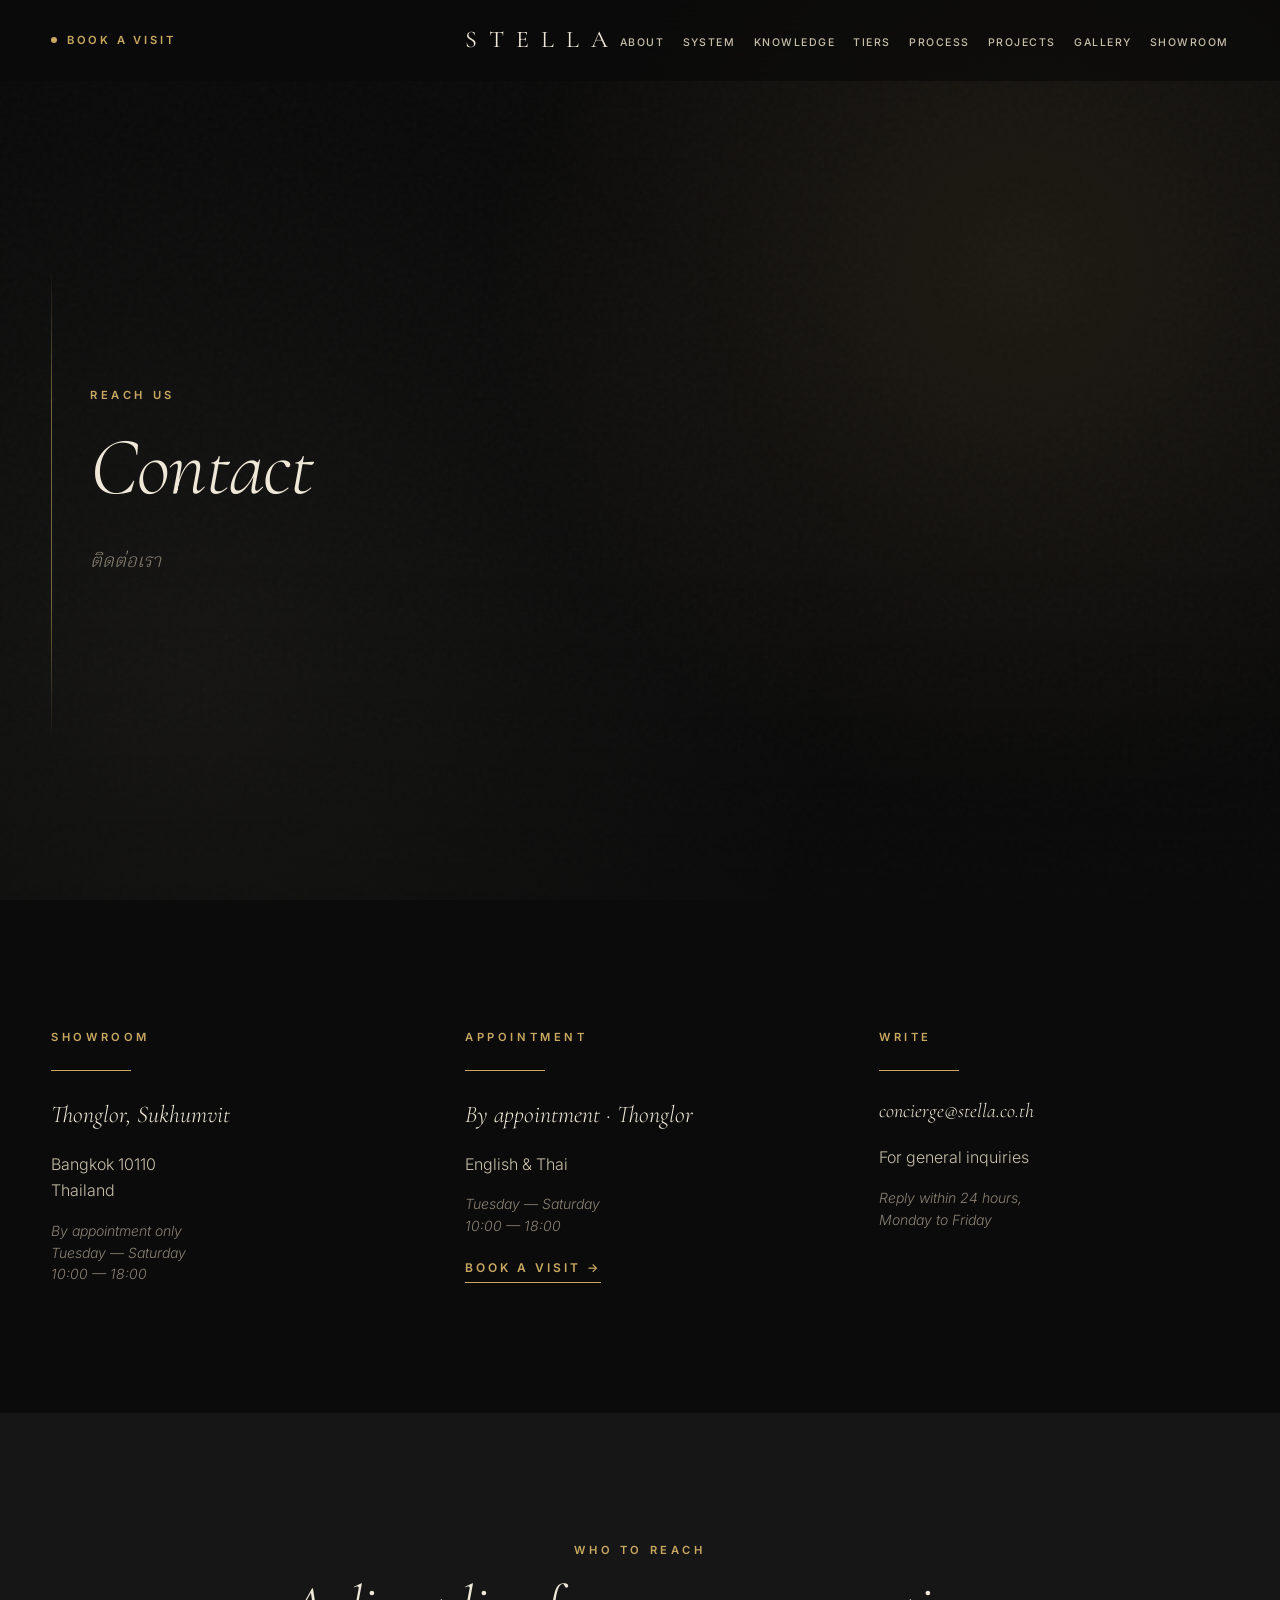
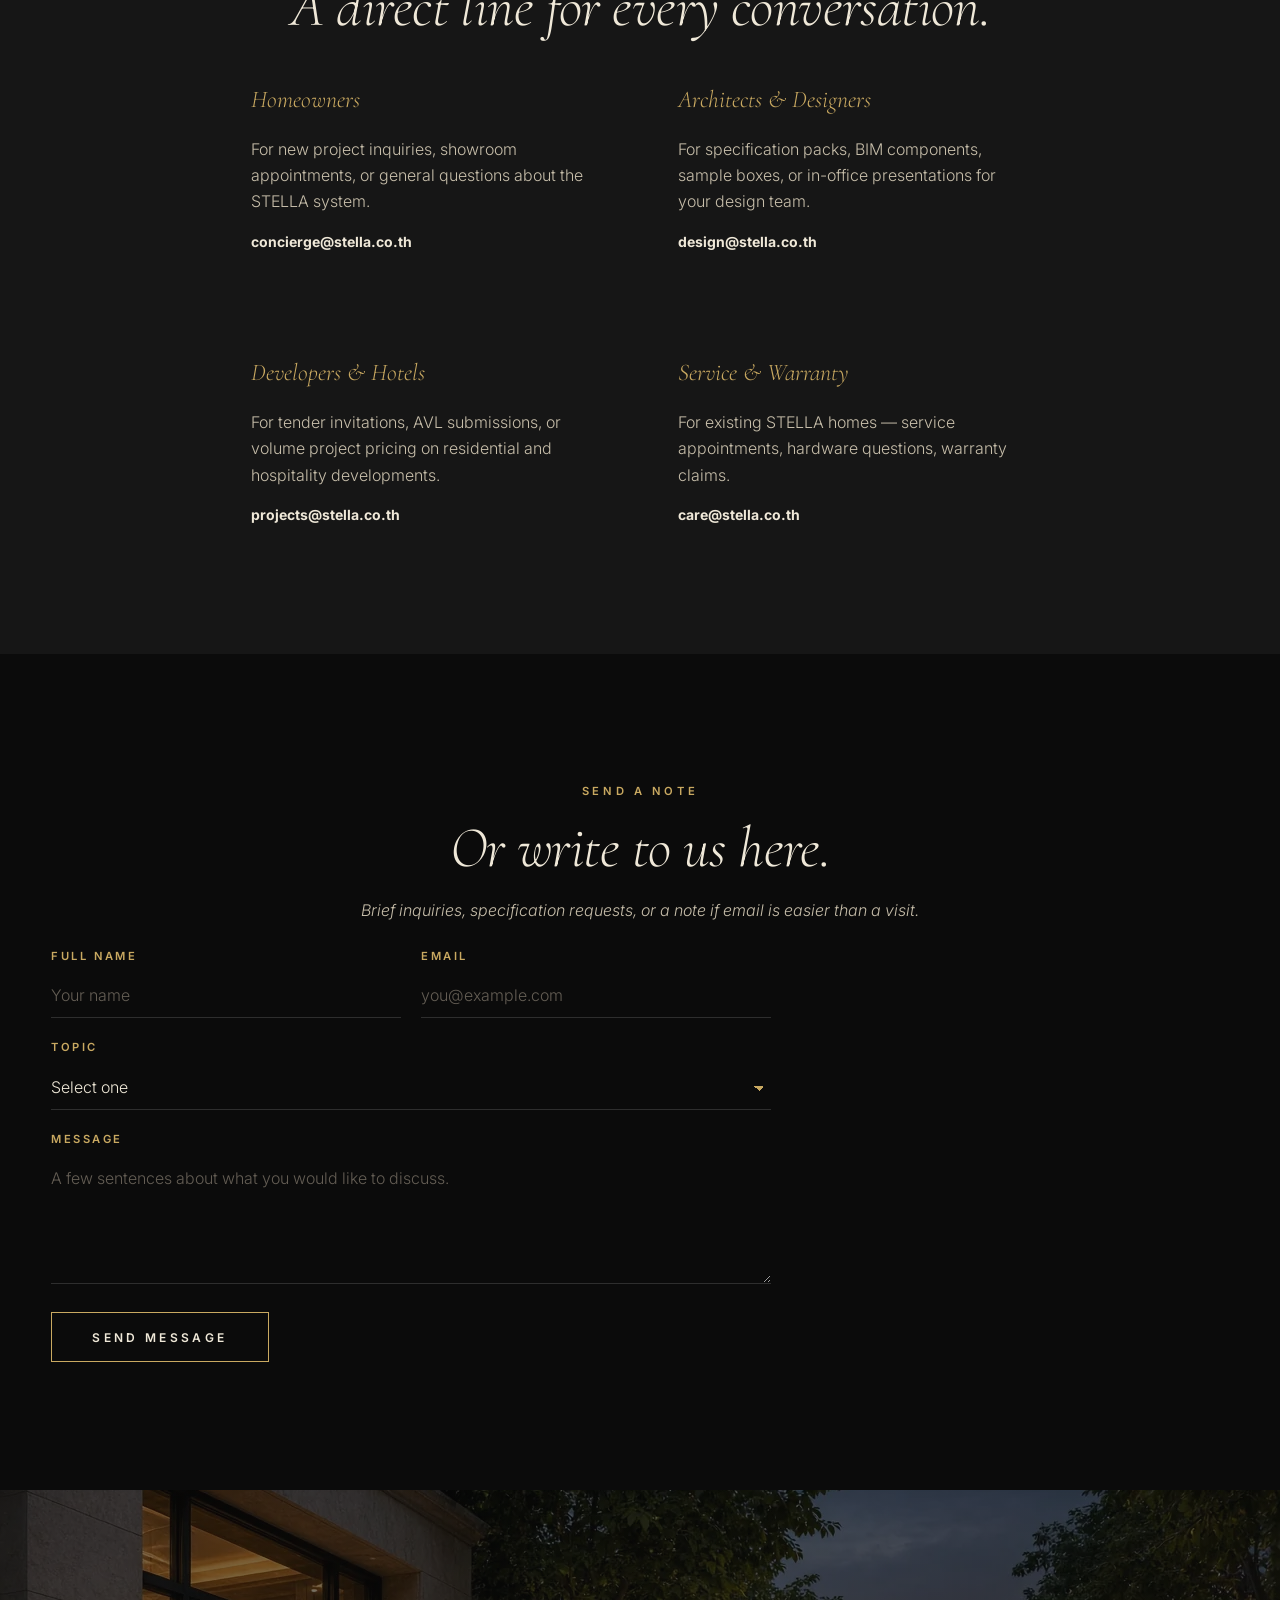
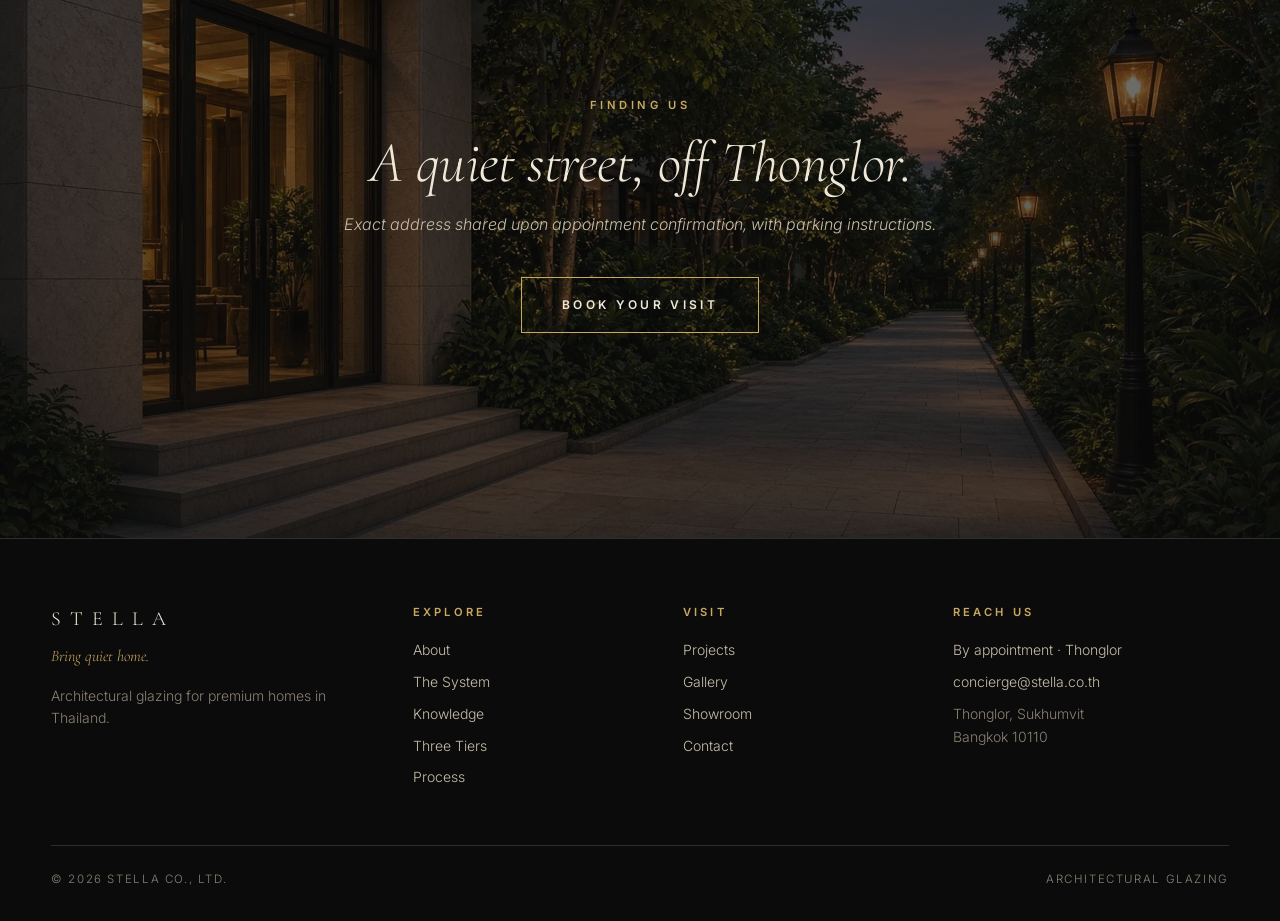
<file: contact.html>
<!DOCTYPE html>
<html lang="en">
<head>
<meta charset="UTF-8">
<meta name="viewport" content="width=device-width, initial-scale=1.0">

<!-- SEO -->
<title>Contact — STELLA</title>
<meta name="description" content="Direct lines for homeowners, architects, developers, and existing STELLA homes. Bangkok showroom by appointment.">
<link rel="canonical" href="https://vutti14.github.io/stella-website/contact">

<!-- Open Graph -->
<meta property="og:title" content="Contact — STELLA">
<meta property="og:description" content="Direct lines for homeowners, architects, developers, and existing STELLA homes. Bangkok showroom by appointment.">
<meta property="og:type" content="website">
<meta property="og:url" content="https://vutti14.github.io/stella-website/contact">
<meta property="og:image" content="https://vutti14.github.io/stella-website/og-image.png">
<meta property="og:image:width" content="1200">
<meta property="og:image:height" content="630">
<meta property="og:locale" content="en_US">
<meta property="og:locale:alternate" content="th_TH">
<meta property="og:site_name" content="STELLA">

<!-- Twitter Card -->
<meta name="twitter:card" content="summary_large_image">
<meta name="twitter:title" content="Contact — STELLA">
<meta name="twitter:description" content="Direct lines for homeowners, architects, developers, and existing STELLA homes. Bangkok showroom by appointment.">
<meta name="twitter:image" content="https://vutti14.github.io/stella-website/og-image.png">

<!-- Favicon -->
<link rel="icon" type="image/svg+xml" href="favicon.svg">

<!-- Theme color (mobile browser chrome) -->
<meta name="theme-color" content="#0E0E0E">

<!-- Stylesheet -->
<link rel="stylesheet" href="styles.css">
</head>
<body>

<a href="#main" class="skip">Skip to content</a>
<nav class="nav">
  <a href="showroom" class="nav-cta">Book a visit</a>
  <a href="./" class="nav-logo">STELLA</a>
  <ul class="nav-menu" id="primary-menu">
    <li><a href="about">About</a></li>
    <li><a href="system">System</a></li>
    <li><a href="knowledge">Knowledge</a></li>
    <li><a href="tiers">Tiers</a></li>
    <li><a href="process">Process</a></li>
    <li><a href="projects">Projects</a></li>
    <li><a href="gallery">Gallery</a></li>
    <li><a href="showroom">Showroom</a></li>
  </ul>
  <button class="nav-toggle" aria-label="Open menu" aria-expanded="false" aria-controls="primary-menu">
    <span></span><span></span><span></span>
  </button>
</nav>

<!-- ═══ HERO ═══ -->
<main id="main">
<section class="hero">
  <div class="hero-content">
    <p class="kicker mb-2">REACH US</p>
    <h1 class="hero-line reveal delay-1">Contact</h1>
    <p class="hero-thai reveal delay-2">ติดต่อเรา</p>
  </div>
</section>

<!-- ═══ CONTACT BLOCKS ═══ -->
<section class="section">
  <div class="container">
    <div class="spread-3col">
      <div>
        <p class="kicker">SHOWROOM</p>
        <hr class="hairline" style="margin-left:0;">
        <p class="display cream mt-2" style="font-size: 1.5rem; font-style: italic;">Thonglor, Sukhumvit</p>
        <p class="body-m mt-2">Bangkok 10110<br>Thailand</p>
        <p class="body-s mt-2" style="font-style: italic;">By appointment only<br>Tuesday — Saturday<br>10:00 — 18:00</p>
      </div>

      <div>
        <p class="kicker">APPOINTMENT</p>
        <hr class="hairline" style="margin-left:0;">
        <p class="display cream mt-2" style="font-size: 1.5rem; font-style: italic;">By appointment · Thonglor</p>
        <p class="body-m mt-2">English &amp; Thai</p>
        <p class="body-s mt-2" style="font-style: italic;">Tuesday — Saturday<br>10:00 — 18:00</p>
        <p class="mt-2"><a href="showroom" class="btn-text">Book a visit →</a></p>
      </div>

      <div>
        <p class="kicker">WRITE</p>
        <hr class="hairline" style="margin-left:0;">
        <p class="display cream mt-2" style="font-size: 1.25rem; font-style: italic; word-break: break-all;"><a href="mailto:concierge@stella.co.th">concierge@stella.co.th</a></p>
        <p class="body-m mt-2">For general inquiries</p>
        <p class="body-s mt-2" style="font-style: italic;">Reply within 24 hours,<br>Monday to Friday</p>
      </div>
    </div>
  </div>
</section>

<!-- ═══ DIRECTORY ═══ -->
<section class="section" style="background: var(--ink-2);">
  <div class="container" style="max-width: 880px;">
    <div class="text-center mb-3">
      <p class="kicker">WHO TO REACH</p>
      <h2 class="cream mt-2 reveal">A direct line for every conversation.</h2>
    </div>

    <div class="spread-2col mt-4">
      <div>
        <p class="display gold" style="font-size: 1.5rem; font-style: italic;">Homeowners</p>
        <p class="body-m mt-2">For new project inquiries, showroom appointments, or general questions about the STELLA system.</p>
        <p class="body-s mt-2"><a href="mailto:concierge@stella.co.th"><strong style="color: var(--cream);">concierge@stella.co.th</strong></a></p>
      </div>

      <div>
        <p class="display gold" style="font-size: 1.5rem; font-style: italic;">Architects &amp; Designers</p>
        <p class="body-m mt-2">For specification packs, BIM components, sample boxes, or in-office presentations for your design team.</p>
        <p class="body-s mt-2"><a href="mailto:design@stella.co.th"><strong style="color: var(--cream);">design@stella.co.th</strong></a></p>
      </div>

      <div class="mt-3">
        <p class="display gold" style="font-size: 1.5rem; font-style: italic;">Developers &amp; Hotels</p>
        <p class="body-m mt-2">For tender invitations, AVL submissions, or volume project pricing on residential and hospitality developments.</p>
        <p class="body-s mt-2"><a href="mailto:projects@stella.co.th"><strong style="color: var(--cream);">projects@stella.co.th</strong></a></p>
      </div>

      <div class="mt-3">
        <p class="display gold" style="font-size: 1.5rem; font-style: italic;">Service &amp; Warranty</p>
        <p class="body-m mt-2">For existing STELLA homes — service appointments, hardware questions, warranty claims.</p>
        <p class="body-s mt-2"><a href="mailto:care@stella.co.th"><strong style="color: var(--cream);">care@stella.co.th</strong></a></p>
      </div>
    </div>
  </div>
</section>


<!-- INQUIRY FORM -->
<section class="section">
  <div class="container">
    <div class="text-center mb-3">
      <p class="kicker reveal">SEND A NOTE</p>
      <h2 class="cream mt-2 reveal delay-1">Or write to us here.</h2>
      <p class="body-m mt-2 reveal delay-2" style="font-style: italic; max-width: 600px; margin: 1rem auto;">Brief inquiries, specification requests, or a note if email is easier than a visit.</p>
    </div>

    <!-- FormSubmit works on GitHub Pages and any static host (no API key).
         If you later switch to Netlify Forms, drop the formsubmit action and restore data-netlify="true" with action="thank-you". Do not use both. -->
    <form class="form-grid reveal delay-2" name="contact-inquiry" method="POST" action="https://formsubmit.co/concierge@stella.co.th" accept-charset="UTF-8">
      <input type="hidden" name="_subject" value="STELLA contact inquiry">
      <input type="hidden" name="_template" value="table">
      <input type="hidden" name="_captcha" value="false">
      <input type="hidden" name="_next" value="https://vutti14.github.io/stella-website/thank-you">
      <p style="display:none;"><label>Don't fill this out: <input name="_honey" tabindex="-1" autocomplete="off"></label></p>

      <div class="form-row">
        <div class="form-field">
          <label class="form-label" for="c-name">Full Name</label>
          <input type="text" id="c-name" name="name" class="form-input" placeholder="Your name" required>
        </div>
        <div class="form-field">
          <label class="form-label" for="c-email">Email</label>
          <input type="email" id="c-email" name="email" class="form-input" placeholder="you@example.com" required>
        </div>
      </div>

      <div class="form-field">
        <label class="form-label" for="c-topic">Topic</label>
        <select id="c-topic" name="topic" class="form-select" required>
          <option value="">Select one</option>
          <option value="general">General inquiry</option>
          <option value="design">Specification pack (architects)</option>
          <option value="projects">Tender / volume project</option>
          <option value="care">Service / warranty</option>
          <option value="press">Press &amp; media</option>
        </select>
      </div>

      <div class="form-field">
        <label class="form-label" for="c-message">Message</label>
        <textarea id="c-message" name="message" class="form-textarea" placeholder="A few sentences about what you would like to discuss." required></textarea>
      </div>

      <div class="mt-2">
        <button type="submit" class="btn">Send message</button>
      </div>
    </form>
  </div>
</section>

<!-- ═══ MAP / LOCATION ═══ -->
<section class="section photo-band">
  <img
    class="photo-band-media"
    src="images/contact-thonglor.webp"
    alt="Dusk arrival on a quiet Thonglor walkway: stone entrance, black-framed glass doors, and warm street lamps among tropical planting."
    loading="lazy"
    width="1280"
    height="720"
  >
  <div class="container text-center photo-band-content">
    <p class="kicker">FINDING US</p>
    <h2 class="cream mt-2 reveal">A quiet street, off Thonglor.</h2>
    <p class="body-m mt-2" style="font-style: italic;">Exact address shared upon appointment confirmation, with parking instructions.</p>
    <div class="mt-4">
      <a href="showroom" class="btn">Book your visit</a>
    </div>
  </div>
</section>

</main>

<!-- ═══ FOOTER ═══ -->
<footer class="footer">
  <div class="footer-grid">
    <div>
      <p class="footer-logo">STELLA</p>
      <p class="footer-tag">Bring quiet home.</p>
      <p class="body-s mt-2">Architectural glazing for premium homes in Thailand.</p>
    </div>
    <div>
      <p class="footer-heading">Explore</p>
      <ul>
        <li><a href="about">About</a></li>
        <li><a href="system">The System</a></li>
        <li><a href="knowledge">Knowledge</a></li>
        <li><a href="tiers">Three Tiers</a></li>
        <li><a href="process">Process</a></li>
      </ul>
    </div>
    <div>
      <p class="footer-heading">Visit</p>
      <ul>
        <li><a href="projects">Projects</a></li>
        <li><a href="gallery">Gallery</a></li>
        <li><a href="showroom">Showroom</a></li>
        <li><a href="contact">Contact</a></li>
      </ul>
    </div>
    <div>
      <p class="footer-heading">Reach Us</p>
      <ul>
        <li><a href="showroom">By appointment · Thonglor</a></li>
        <li><a href="mailto:concierge@stella.co.th">concierge@stella.co.th</a></li>
        <li>Thonglor, Sukhumvit<br>Bangkok 10110</li>
      </ul>
    </div>
  </div>
  <div class="footer-bottom">
    <span>© 2026 STELLA Co., Ltd.</span>
    <span>Architectural Glazing</span>
  </div>
</footer>

<script src="scripts.js" defer></script>

</body>
</html>
</file>
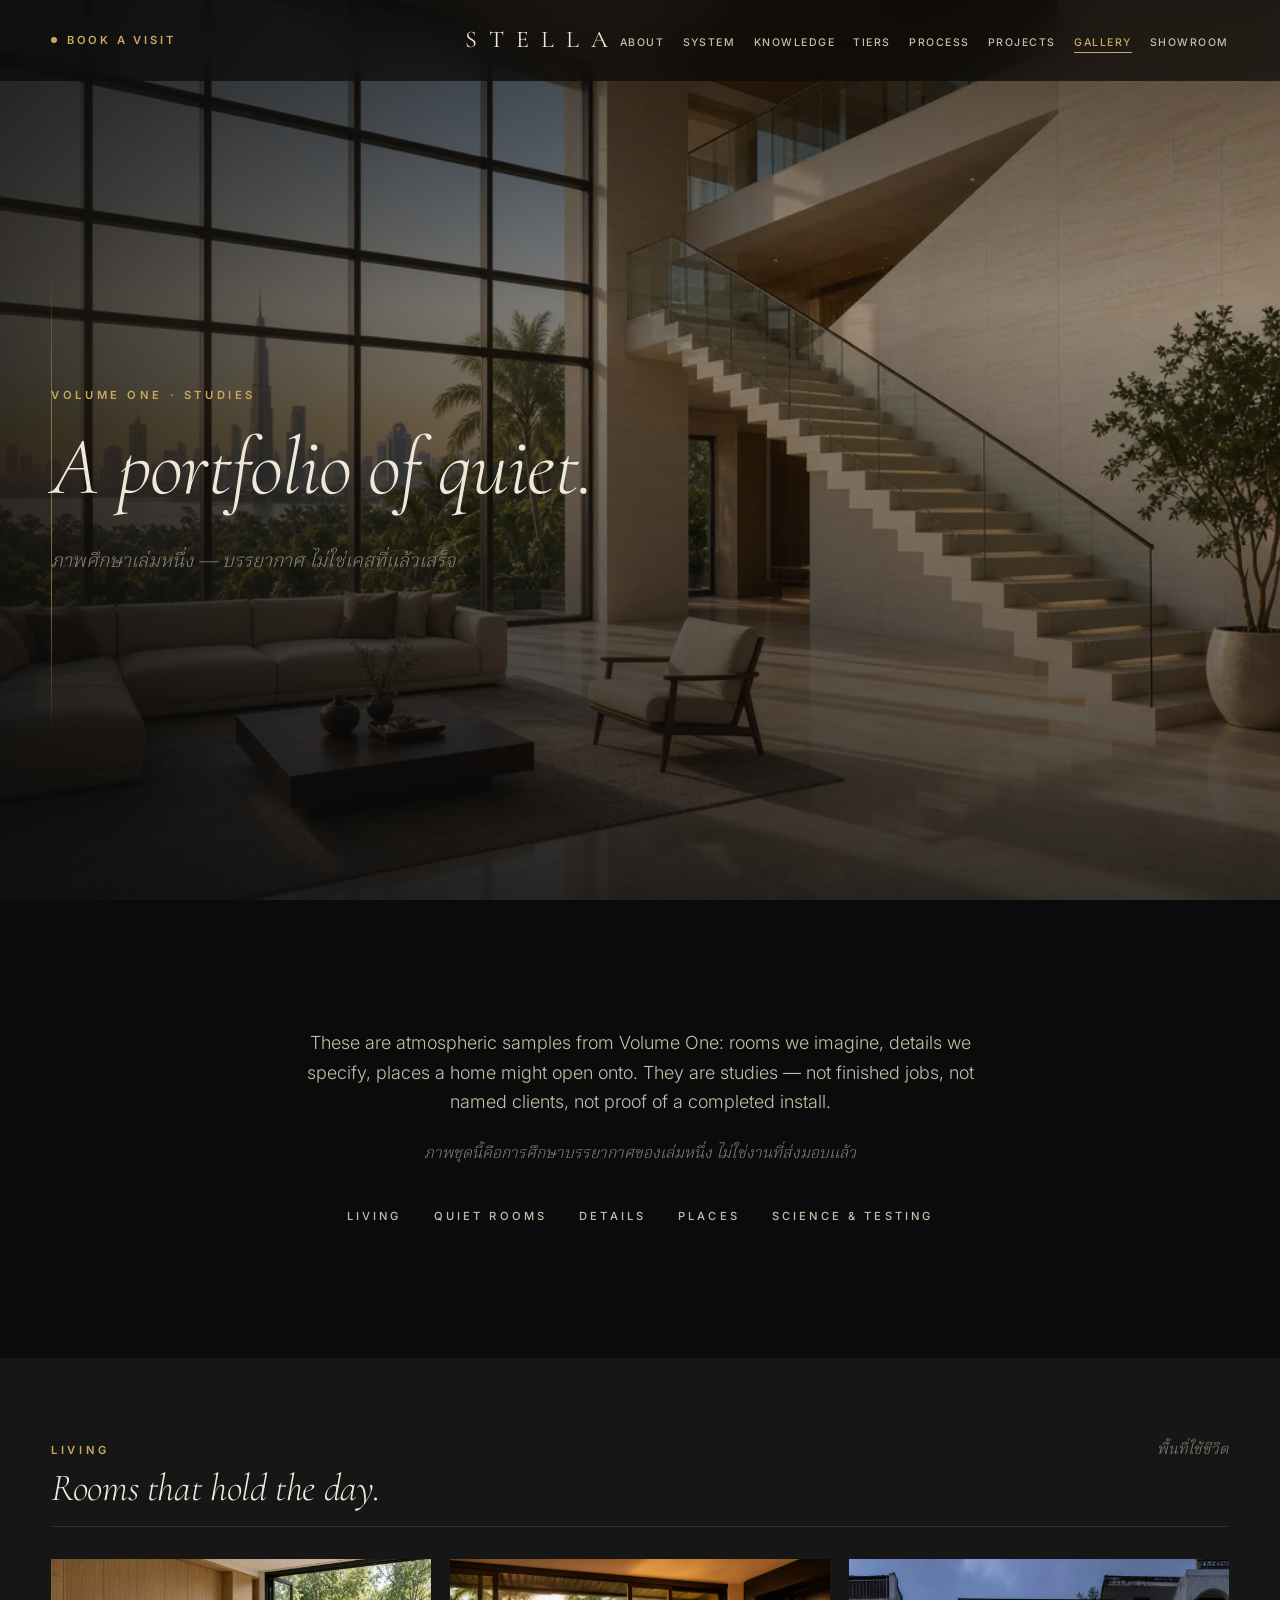
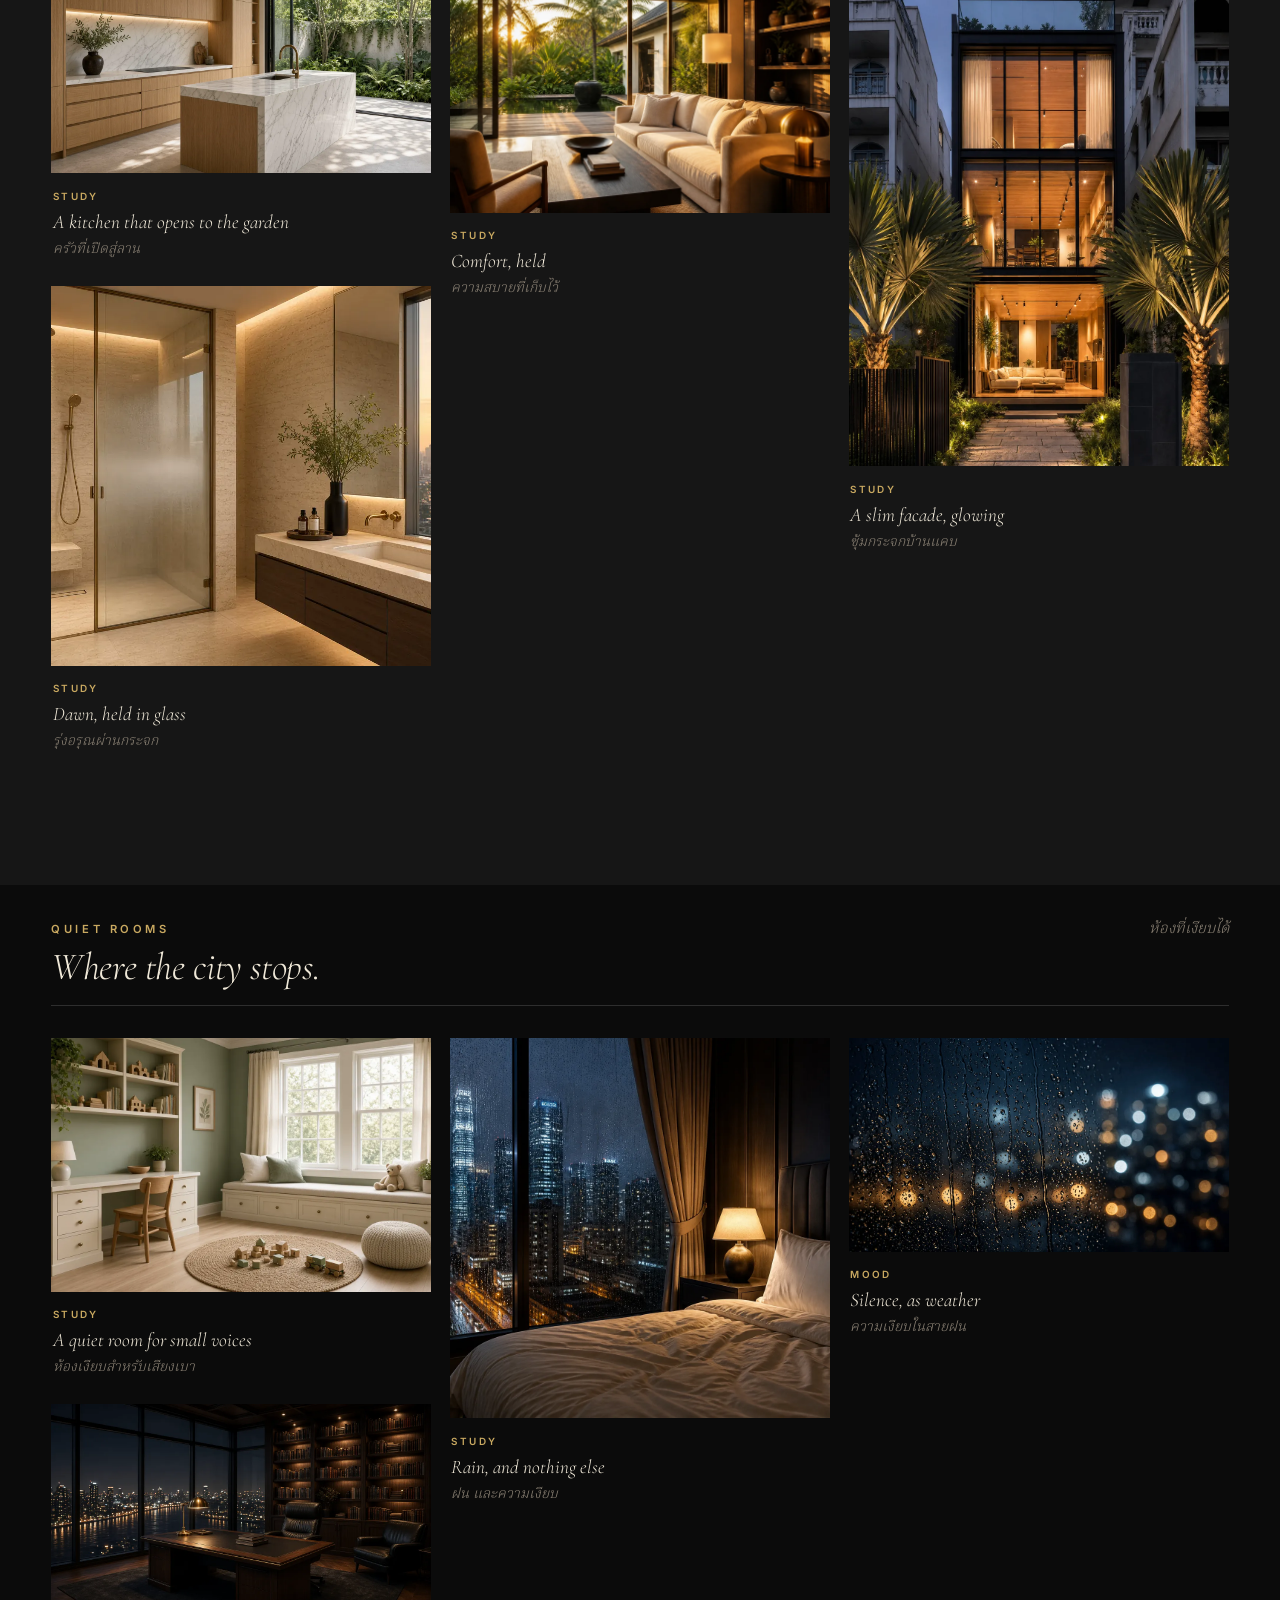
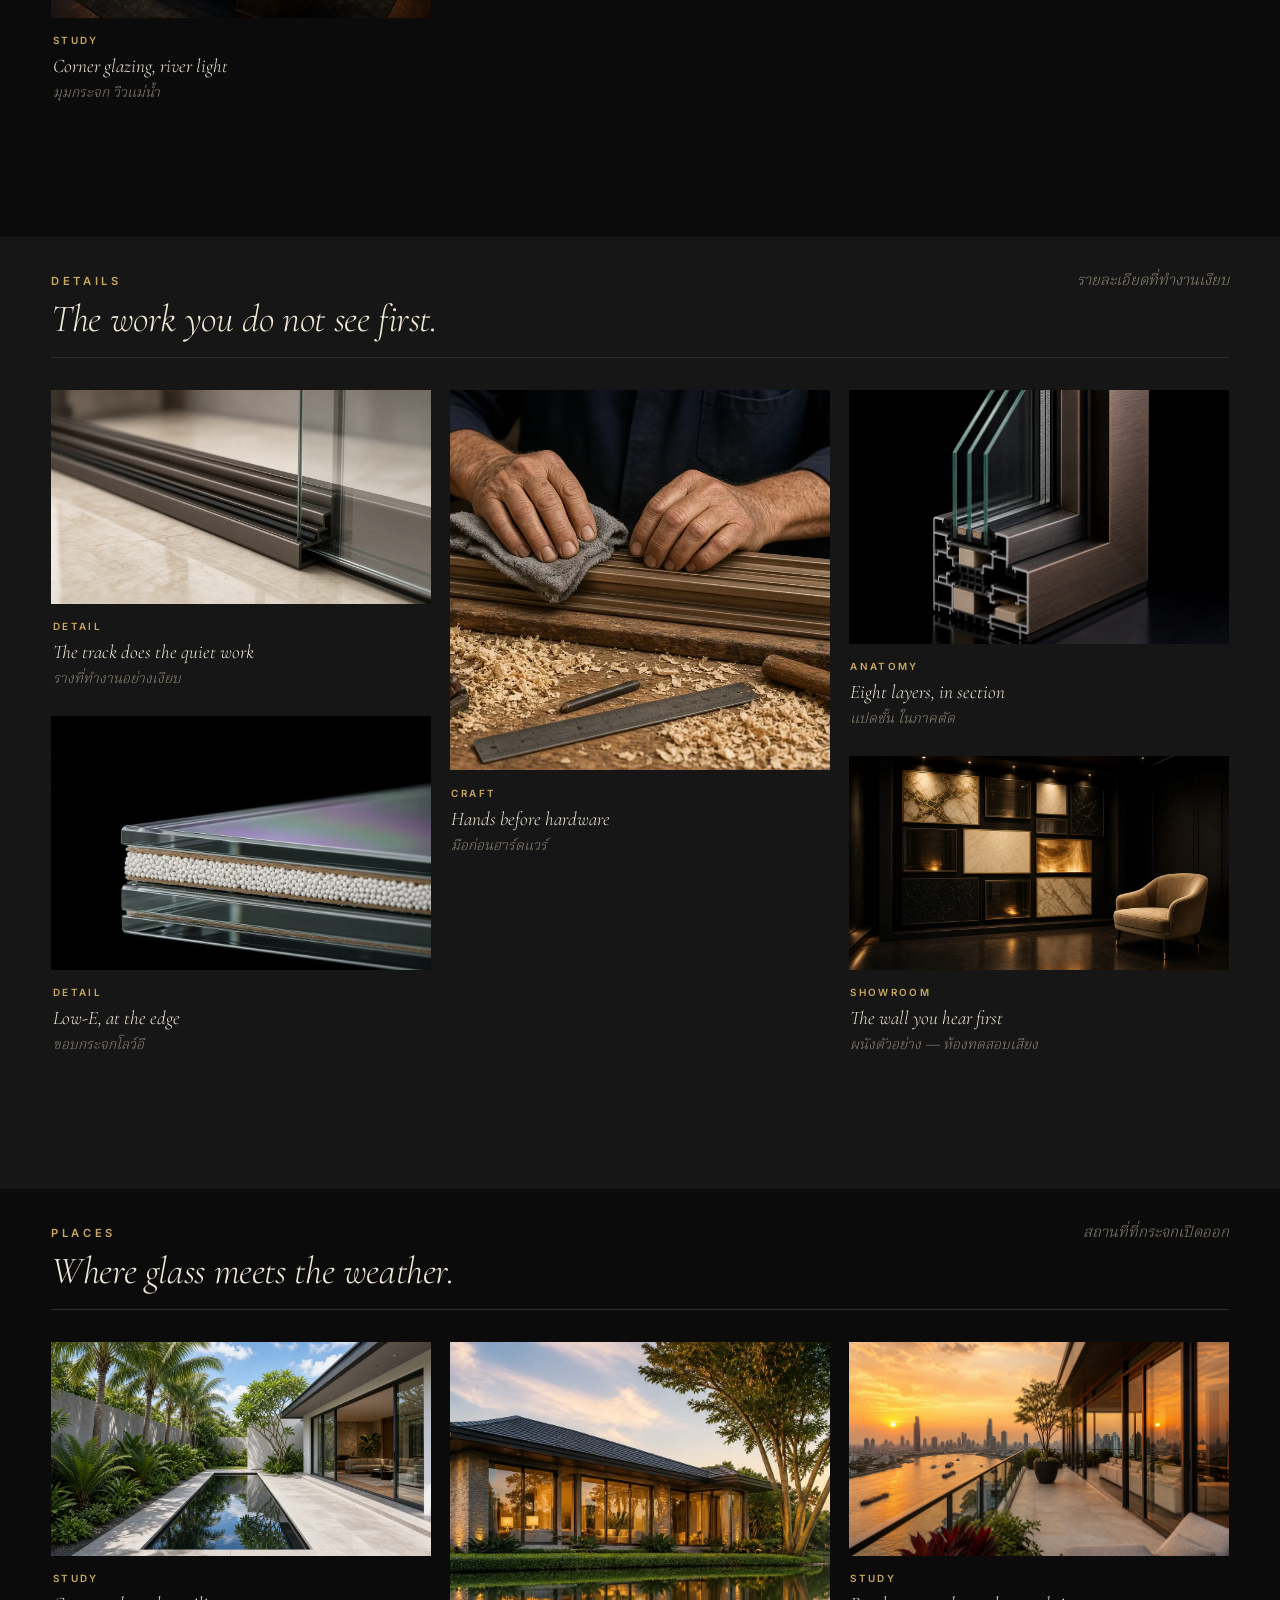
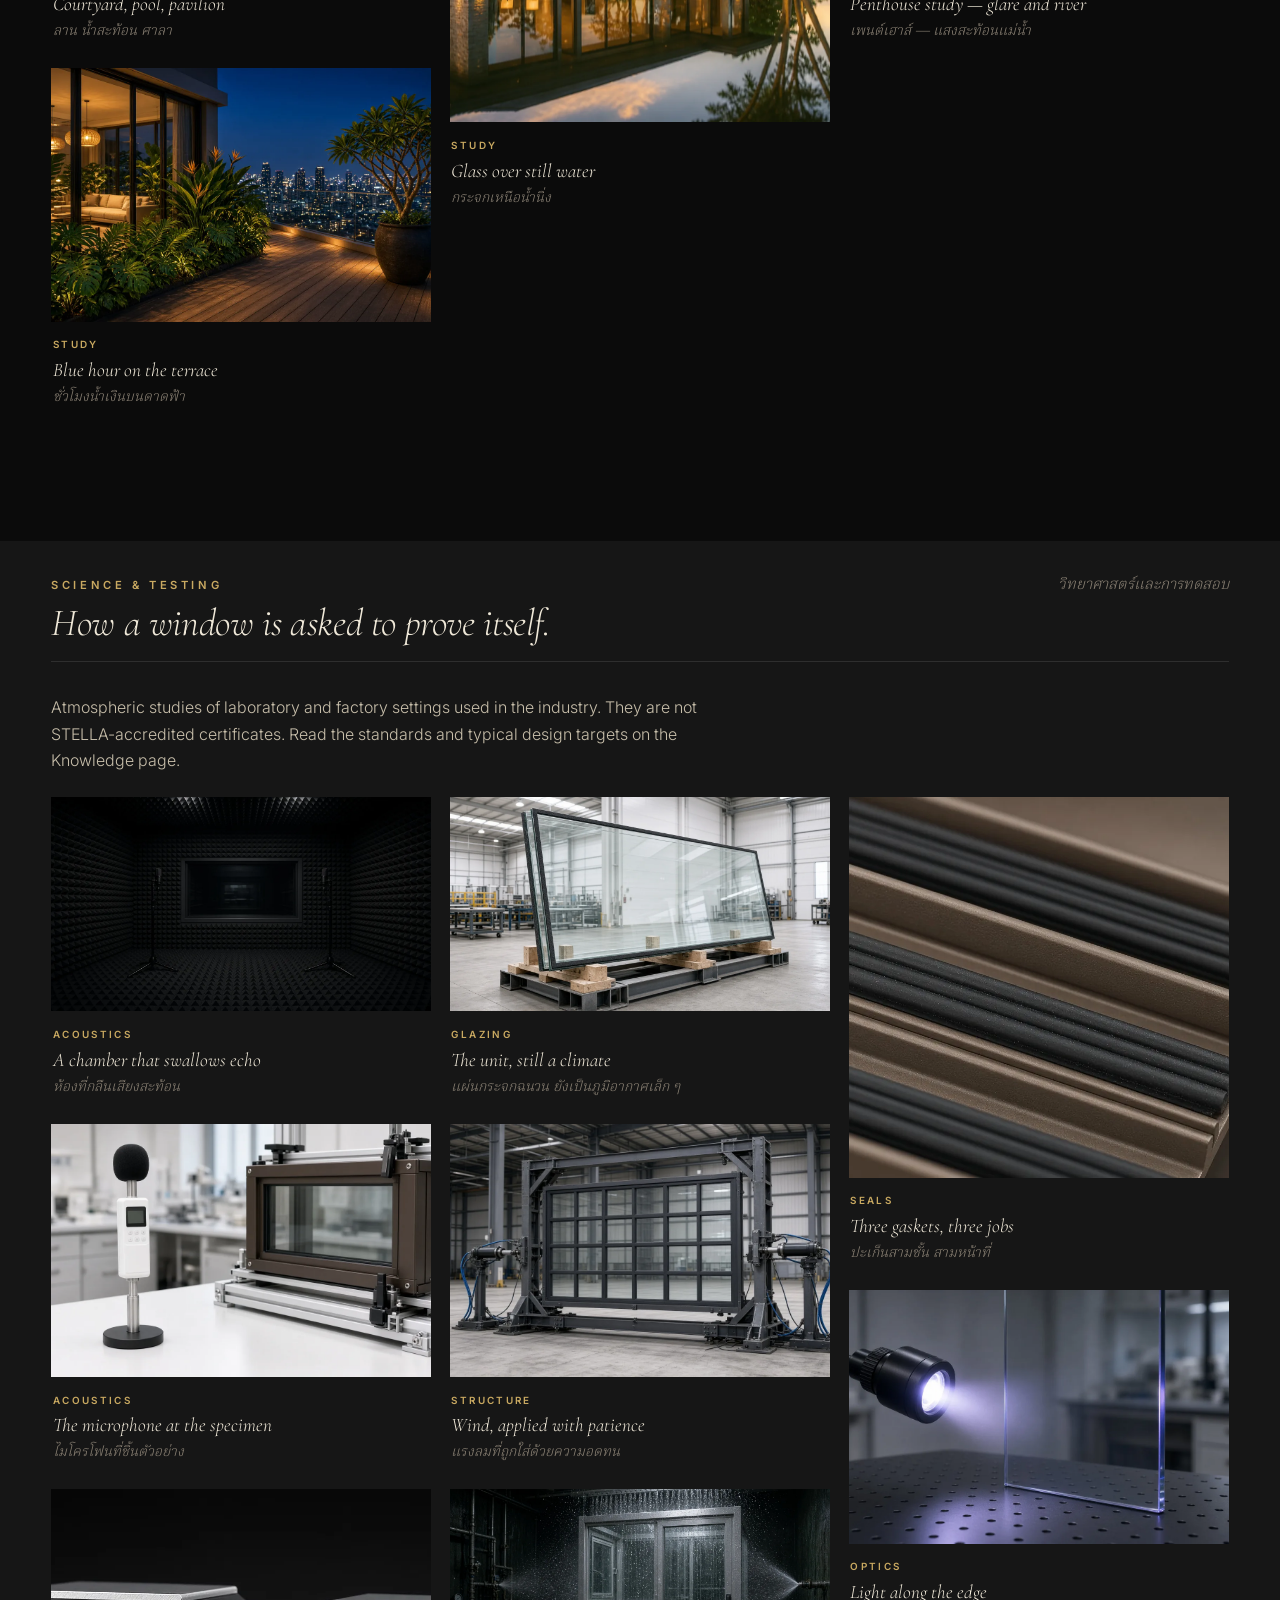
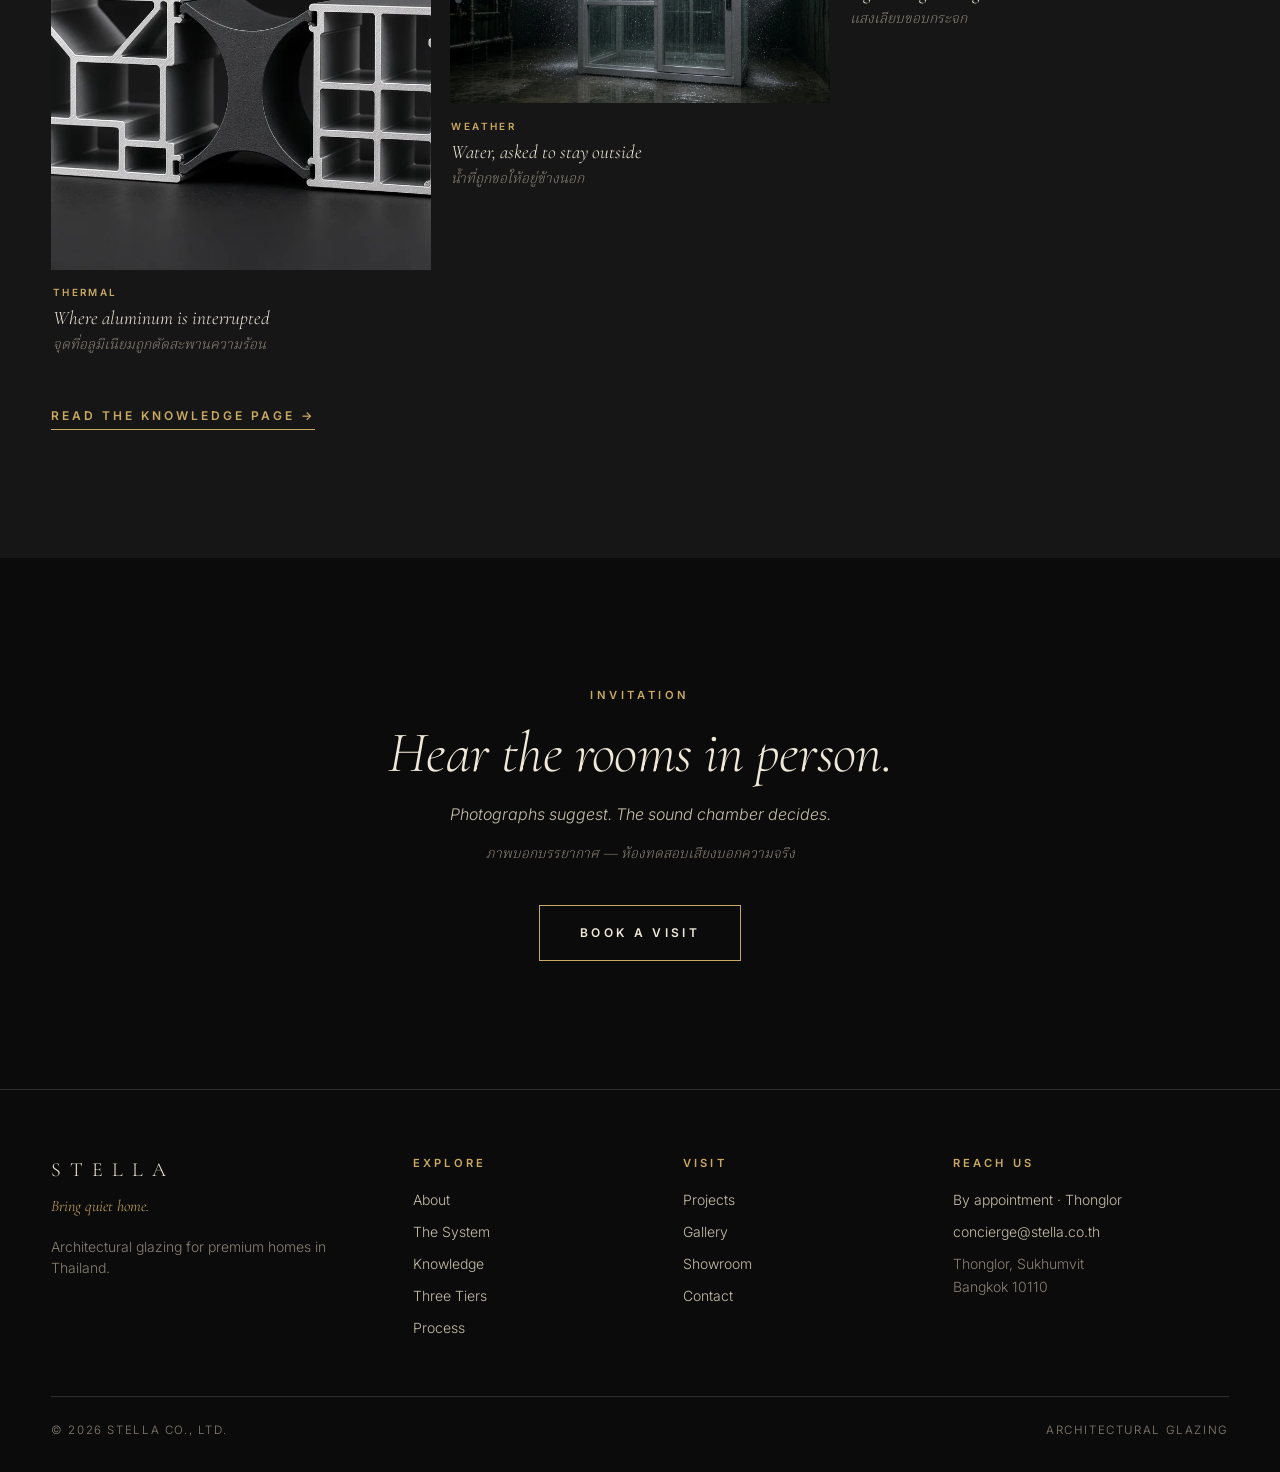
<file: gallery.html>
<!DOCTYPE html>
<html lang="en">
<head>
<meta charset="UTF-8">
<meta name="viewport" content="width=device-width, initial-scale=1.0">

<!-- SEO -->
<title>Gallery — Volume One Studies | STELLA</title>
<meta name="description" content="Atmospheric sample photographs from STELLA Volume One: living rooms, quiet rooms, glazing details, and places. Studies, not completed case studies.">
<link rel="canonical" href="https://vutti14.github.io/stella-website/gallery">

<!-- Open Graph -->
<meta property="og:title" content="Gallery — Volume One Studies | STELLA">
<meta property="og:description" content="Atmospheric sample photographs from STELLA Volume One: living rooms, quiet rooms, glazing details, and places. Studies, not completed case studies.">
<meta property="og:type" content="website">
<meta property="og:url" content="https://vutti14.github.io/stella-website/gallery">
<meta property="og:image" content="https://vutti14.github.io/stella-website/og-image.png">
<meta property="og:image:width" content="1200">
<meta property="og:image:height" content="630">
<meta property="og:locale" content="en_US">
<meta property="og:locale:alternate" content="th_TH">
<meta property="og:site_name" content="STELLA">

<!-- Twitter Card -->
<meta name="twitter:card" content="summary_large_image">
<meta name="twitter:title" content="Gallery — Volume One Studies | STELLA">
<meta name="twitter:description" content="Atmospheric sample photographs from STELLA Volume One: living rooms, quiet rooms, glazing details, and places. Studies, not completed case studies.">
<meta name="twitter:image" content="https://vutti14.github.io/stella-website/og-image.png">

<!-- Favicon -->
<link rel="icon" type="image/svg+xml" href="favicon.svg">

<!-- Theme color (mobile browser chrome) -->
<meta name="theme-color" content="#0E0E0E">

<!-- Stylesheet -->
<link rel="stylesheet" href="styles.css">
</head>
<body>
<a href="#main" class="skip">Skip to content</a>

<nav class="nav">
  <a href="showroom" class="nav-cta">Book a visit</a>
  <a href="./" class="nav-logo">STELLA</a>
  <ul class="nav-menu" id="primary-menu">
    <li><a href="about">About</a></li>
    <li><a href="system">System</a></li>
    <li><a href="knowledge">Knowledge</a></li>
    <li><a href="tiers">Tiers</a></li>
    <li><a href="process">Process</a></li>
    <li><a href="projects">Projects</a></li>
    <li><a href="gallery" class="active">Gallery</a></li>
    <li><a href="showroom">Showroom</a></li>
  </ul>
  <button class="nav-toggle" aria-label="Open menu" aria-expanded="false" aria-controls="primary-menu">
    <span></span><span></span><span></span>
  </button>
</nav>

<main id="main">
<section class="hero has-photo">
  <img
    class="hero-media"
    src="images/gallery-double-height.webp"
    alt="Double-height villa hall with a black-framed curtain wall at golden hour and a floating stone staircase."
    width="1280"
    height="720"
  >
  <div class="hero-content">
    <p class="kicker mb-2">VOLUME ONE · STUDIES</p>
    <h1 class="hero-line reveal delay-1">A portfolio of quiet.</h1>
    <p class="hero-thai reveal delay-2">ภาพศึกษาเล่มหนึ่ง — บรรยากาศ ไม่ใช่เคสที่แล้วเสร็จ</p>
  </div>
</section>

<section class="section">
  <div class="container" style="max-width: 780px;">
    <div class="text-center">
      <p class="body-l">These are atmospheric samples from Volume One: rooms we imagine, details we specify, places a home might open onto. They are studies — not finished jobs, not named clients, not proof of a completed install.</p>
      <p class="body-m thai mt-3" style="color: var(--pewter); font-style: italic;">ภาพชุดนี้คือการศึกษาบรรยากาศของเล่มหนึ่ง ไม่ใช่งานที่ส่งมอบแล้ว</p>
    </div>
    <nav class="gallery-index" aria-label="Gallery groups">
      <a href="#living">Living</a>
      <a href="#quiet">Quiet rooms</a>
      <a href="#details">Details</a>
      <a href="#places">Places</a>
      <a href="#science">Science &amp; testing</a>
    </nav>
  </div>
</section>

<!-- ═══ LIVING ═══ -->
<section class="section gallery-group" id="living" style="background: var(--ink-2); padding-top: 5rem;">
  <div class="container">
    <div class="gallery-group-head">
      <div>
        <p class="kicker">LIVING</p>
        <h2 class="cream mt-1">Rooms that hold the day.</h2>
      </div>
      <p class="gallery-group-th">พื้นที่ใช้ชีวิต</p>
    </div>

    <div class="gallery-masonry">
      <figure class="gallery-card crop-wide reveal">
        <img
          src="images/gallery-kitchen-pivot.webp"
          alt="Oak kitchen with a marble island opening through black-framed glass to a sunlit courtyard garden."
          loading="lazy"
          width="1280"
          height="720"
        >
        <figcaption>
          <p class="gallery-card-tag">Study</p>
          <p class="gallery-card-en">A kitchen that opens to the garden</p>
          <p class="gallery-card-th">ครัวที่เปิดสู่ลาน</p>
        </figcaption>
      </figure>

      <figure class="gallery-card crop-square reveal">
        <img
          src="images/gallery-bath-dawn.webp"
          alt="Luxury cream-stone bathroom with bronze-framed shower glass and a river city dawn beyond the window."
          loading="lazy"
          width="1280"
          height="720"
        >
        <figcaption>
          <p class="gallery-card-tag">Study</p>
          <p class="gallery-card-en">Dawn, held in glass</p>
          <p class="gallery-card-th">รุ่งอรุณผ่านกระจก</p>
        </figcaption>
      </figure>

      <figure class="gallery-card crop-film reveal">
        <img
          src="images/interior-living-gold.webp"
          alt="Golden-hour living room with a cream sofa opening through dark-framed sliding glass to a tropical courtyard."
          loading="lazy"
          width="1536"
          height="1024"
        >
        <figcaption>
          <p class="gallery-card-tag">Study</p>
          <p class="gallery-card-en">Comfort, held</p>
          <p class="gallery-card-th">ความสบายที่เก็บไว้</p>
        </figcaption>
      </figure>

      <figure class="gallery-card crop-tall reveal">
        <img
          src="images/project-thonglor.webp"
          alt="Slim three-story townhouse at dusk with a glowing glass facade and dark metal framing."
          loading="lazy"
          width="1024"
          height="1536"
        >
        <figcaption>
          <p class="gallery-card-tag">Study</p>
          <p class="gallery-card-en">A slim facade, glowing</p>
          <p class="gallery-card-th">ซุ้มกระจกบ้านแคบ</p>
        </figcaption>
      </figure>
    </div>
  </div>
</section>

<!-- ═══ QUIET ROOMS ═══ -->
<section class="section gallery-group" id="quiet">
  <div class="container">
    <div class="gallery-group-head">
      <div>
        <p class="kicker">QUIET ROOMS</p>
        <h2 class="cream mt-1">Where the city stops.</h2>
      </div>
      <p class="gallery-group-th">ห้องที่เงียบได้</p>
    </div>

    <div class="gallery-masonry">
      <figure class="gallery-card crop-film reveal">
        <img
          src="images/gallery-quiet-study.webp"
          alt="Soft sage children's study with cream millwork, a window seat, and wooden toys on a jute rug."
          loading="lazy"
          width="1280"
          height="720"
        >
        <figcaption>
          <p class="gallery-card-tag">Study</p>
          <p class="gallery-card-en">A quiet room for small voices</p>
          <p class="gallery-card-th">ห้องเงียบสำหรับเสียงเบา</p>
        </figcaption>
      </figure>

      <figure class="gallery-card crop-wide reveal">
        <img
          src="images/gallery-corner-library.webp"
          alt="Night-time corner library with dark wood bookcases, a walnut desk, and a river city glittering beyond the glass."
          loading="lazy"
          width="1280"
          height="720"
        >
        <figcaption>
          <p class="gallery-card-tag">Study</p>
          <p class="gallery-card-en">Corner glazing, river light</p>
          <p class="gallery-card-th">มุมกระจก วิวแม่น้ำ</p>
        </figcaption>
      </figure>

      <figure class="gallery-card crop-square reveal">
        <img
          src="images/interior-bedroom-quiet.webp"
          alt="Quiet luxury bedroom at night with rain on floor-to-ceiling glass and a city skyline below."
          loading="lazy"
          width="1536"
          height="1024"
        >
        <figcaption>
          <p class="gallery-card-tag">Study</p>
          <p class="gallery-card-en">Rain, and nothing else</p>
          <p class="gallery-card-th">ฝน และความเงียบ</p>
        </figcaption>
      </figure>

      <figure class="gallery-card crop-wide reveal">
        <img
          src="images/mood-rain-glass.webp"
          alt="Rain beads and rivulets on dark glass, with city lights as soft gold and white bokeh beyond."
          loading="lazy"
          width="1280"
          height="720"
        >
        <figcaption>
          <p class="gallery-card-tag">Mood</p>
          <p class="gallery-card-en">Silence, as weather</p>
          <p class="gallery-card-th">ความเงียบในสายฝน</p>
        </figcaption>
      </figure>
    </div>
  </div>
</section>

<!-- ═══ DETAILS ═══ -->
<section class="section gallery-group" id="details" style="background: var(--ink-2);">
  <div class="container">
    <div class="gallery-group-head">
      <div>
        <p class="kicker">DETAILS</p>
        <h2 class="cream mt-1">The work you do not see first.</h2>
      </div>
      <p class="gallery-group-th">รายละเอียดที่ทำงานเงียบ</p>
    </div>

    <div class="gallery-masonry">
      <figure class="gallery-card crop-wide reveal">
        <img
          src="images/detail-track-gasket.webp"
          alt="Macro of a bronze sliding-door track with black gasket channels and a clear glass pane seated in the rail."
          loading="lazy"
          width="1280"
          height="720"
        >
        <figcaption>
          <p class="gallery-card-tag">Detail</p>
          <p class="gallery-card-en">The track does the quiet work</p>
          <p class="gallery-card-th">รางที่ทำงานอย่างเงียบ</p>
        </figcaption>
      </figure>

      <figure class="gallery-card crop-film reveal">
        <img
          src="images/detail-lowe-edge.webp"
          alt="Studio close-up of a low-E insulated glass edge showing the spacer cavity packed with white desiccant beads."
          loading="lazy"
          width="1280"
          height="720"
        >
        <figcaption>
          <p class="gallery-card-tag">Detail</p>
          <p class="gallery-card-en">Low-E, at the edge</p>
          <p class="gallery-card-th">ขอบกระจกโลว์อี</p>
        </figcaption>
      </figure>

      <figure class="gallery-card crop-square reveal">
        <img
          src="images/process-craft-hands.webp"
          alt="Craftsman's hands polishing a bronze window-frame extrusion on a wooden workbench among wood shavings."
          loading="lazy"
          width="1280"
          height="720"
        >
        <figcaption>
          <p class="gallery-card-tag">Craft</p>
          <p class="gallery-card-en">Hands before hardware</p>
          <p class="gallery-card-th">มือก่อนฮาร์ดแวร์</p>
        </figcaption>
      </figure>

      <figure class="gallery-card crop-film reveal">
        <img
          src="images/system-frame-detail.webp"
          alt="Studio cutaway of a bronze window frame showing glazing, cream thermal breaks, and internal chambers."
          loading="lazy"
          width="1536"
          height="1024"
        >
        <figcaption>
          <p class="gallery-card-tag">Anatomy</p>
          <p class="gallery-card-en">Eight layers, in section</p>
          <p class="gallery-card-th">แปดชั้น ในภาคตัด</p>
        </figcaption>
      </figure>

      <figure class="gallery-card crop-wide reveal">
        <img
          src="images/showroom-sample-wall.webp"
          alt="Dark showroom sample wall of gold-framed glass and stone specimens, spot-lit, with a beige armchair."
          loading="lazy"
          width="1280"
          height="720"
        >
        <figcaption>
          <p class="gallery-card-tag">Showroom</p>
          <p class="gallery-card-en">The wall you hear first</p>
          <p class="gallery-card-th">ผนังตัวอย่าง — ห้องทดสอบเสียง</p>
        </figcaption>
      </figure>
    </div>
  </div>
</section>

<!-- ═══ PLACES ═══ -->
<section class="section gallery-group" id="places">
  <div class="container">
    <div class="gallery-group-head">
      <div>
        <p class="kicker">PLACES</p>
        <h2 class="cream mt-1">Where glass meets the weather.</h2>
      </div>
      <p class="gallery-group-th">สถานที่ที่กระจกเปิดออก</p>
    </div>

    <div class="gallery-masonry">
      <figure class="gallery-card crop-wide reveal">
        <img
          src="images/project-courtyard-pool.webp"
          alt="Tropical courtyard villa with a long reflecting pool, palms, and black-framed sliding glass onto a living room."
          loading="lazy"
          width="1280"
          height="720"
        >
        <figcaption>
          <p class="gallery-card-tag">Study</p>
          <p class="gallery-card-en">Courtyard, pool, pavilion</p>
          <p class="gallery-card-th">ลาน น้ำสะท้อน ศาลา</p>
        </figcaption>
      </figure>

      <figure class="gallery-card crop-film reveal">
        <img
          src="images/gallery-rooftop-blue.webp"
          alt="Rooftop terrace at blue hour with tropical planters, a potted frangipani, and Bangkok city lights beyond a glass rail."
          loading="lazy"
          width="1280"
          height="720"
        >
        <figcaption>
          <p class="gallery-card-tag">Study</p>
          <p class="gallery-card-en">Blue hour on the terrace</p>
          <p class="gallery-card-th">ชั่วโมงน้ำเงินบนดาดฟ้า</p>
        </figcaption>
      </figure>

      <figure class="gallery-card crop-square reveal">
        <img
          src="images/project-lakeside.webp"
          alt="Lakeside villa at golden hour with floor-to-ceiling glass walls reflected in still water."
          loading="lazy"
          width="1536"
          height="1024"
        >
        <figcaption>
          <p class="gallery-card-tag">Study</p>
          <p class="gallery-card-en">Glass over still water</p>
          <p class="gallery-card-th">กระจกเหนือน้ำนิ่ง</p>
        </figcaption>
      </figure>

      <figure class="gallery-card crop-wide reveal">
        <img
          src="images/project-riverside.webp"
          alt="Penthouse terrace at sunset with floor-to-ceiling glass looking over a wide river and city skyline."
          loading="lazy"
          width="1536"
          height="1024"
        >
        <figcaption>
          <p class="gallery-card-tag">Study</p>
          <p class="gallery-card-en">Penthouse study — glare and river</p>
          <p class="gallery-card-th">เพนต์เฮาส์ — แสงสะท้อนแม่น้ำ</p>
        </figcaption>
      </figure>
    </div>
  </div>
</section>

<!-- ═══ SCIENCE & TESTING ═══ -->
<section class="section gallery-group" id="science" style="background: var(--ink-2);">
  <div class="container">
    <div class="gallery-group-head">
      <div>
        <p class="kicker">SCIENCE &amp; TESTING</p>
        <h2 class="cream mt-1">How a window is asked to prove itself.</h2>
      </div>
      <p class="gallery-group-th">วิทยาศาสตร์และการทดสอบ</p>
    </div>
    <p class="body-m mb-3" style="max-width: 68ch;">Atmospheric studies of laboratory and factory settings used in the industry. They are not STELLA-accredited certificates. Read the standards and typical design targets on the Knowledge page.</p>

    <div class="gallery-masonry">
      <figure class="gallery-card crop-wide reveal">
        <img
          src="images/tech-acoustic-chamber.webp"
          alt="Dark anechoic chamber lined with pyramid acoustic foam and two microphone stands."
          loading="lazy"
          width="1280"
          height="720"
        >
        <figcaption>
          <p class="gallery-card-tag">Acoustics</p>
          <p class="gallery-card-en">A chamber that swallows echo</p>
          <p class="gallery-card-th">ห้องที่กลืนเสียงสะท้อน</p>
        </figcaption>
      </figure>

      <figure class="gallery-card crop-film reveal">
        <img
          src="images/tech-mic-window.webp"
          alt="Measurement microphone on a laboratory bench beside a bronze window specimen."
          loading="lazy"
          width="1280"
          height="720"
        >
        <figcaption>
          <p class="gallery-card-tag">Acoustics</p>
          <p class="gallery-card-en">The microphone at the specimen</p>
          <p class="gallery-card-th">ไมโครโฟนที่ชิ้นตัวอย่าง</p>
        </figcaption>
      </figure>

      <figure class="gallery-card crop-square reveal">
        <img
          src="images/tech-thermal-break.webp"
          alt="Aluminum window profile cross-section with a polyamide thermal break."
          loading="lazy"
          width="1280"
          height="720"
        >
        <figcaption>
          <p class="gallery-card-tag">Thermal</p>
          <p class="gallery-card-en">Where aluminum is interrupted</p>
          <p class="gallery-card-th">จุดที่อลูมิเนียมถูกตัดสะพานความร้อน</p>
        </figcaption>
      </figure>

      <figure class="gallery-card crop-wide reveal">
        <img
          src="images/tech-igu-factory.webp"
          alt="Insulated glass unit on a wooden pallet in a factory hall."
          loading="lazy"
          width="1280"
          height="720"
        >
        <figcaption>
          <p class="gallery-card-tag">Glazing</p>
          <p class="gallery-card-en">The unit, still a climate</p>
          <p class="gallery-card-th">แผ่นกระจกฉนวน ยังเป็นภูมิอากาศเล็ก ๆ</p>
        </figcaption>
      </figure>

      <figure class="gallery-card crop-film reveal">
        <img
          src="images/tech-wind-jig.webp"
          alt="Window assembly in a steel hydraulic wind-load test jig."
          loading="lazy"
          width="1280"
          height="720"
        >
        <figcaption>
          <p class="gallery-card-tag">Structure</p>
          <p class="gallery-card-en">Wind, applied with patience</p>
          <p class="gallery-card-th">แรงลมที่ถูกใส่ด้วยความอดทน</p>
        </figcaption>
      </figure>

      <figure class="gallery-card crop-wide reveal">
        <img
          src="images/tech-water-spray.webp"
          alt="Window cubicle under high-pressure water spray in a test chamber."
          loading="lazy"
          width="1280"
          height="720"
        >
        <figcaption>
          <p class="gallery-card-tag">Weather</p>
          <p class="gallery-card-en">Water, asked to stay outside</p>
          <p class="gallery-card-th">น้ำที่ถูกขอให้อยู่ข้างนอก</p>
        </figcaption>
      </figure>

      <figure class="gallery-card crop-square reveal">
        <img
          src="images/tech-triple-gasket.webp"
          alt="Macro of three parallel black EPDM gaskets on a bronze sash."
          loading="lazy"
          width="1280"
          height="720"
        >
        <figcaption>
          <p class="gallery-card-tag">Seals</p>
          <p class="gallery-card-en">Three gaskets, three jobs</p>
          <p class="gallery-card-th">ปะเก็นสามชั้น สามหน้าที่</p>
        </figcaption>
      </figure>

      <figure class="gallery-card crop-film reveal">
        <img
          src="images/tech-optical-inspect.webp"
          alt="Laboratory lamp shining along the edge of architectural glass."
          loading="lazy"
          width="1280"
          height="720"
        >
        <figcaption>
          <p class="gallery-card-tag">Optics</p>
          <p class="gallery-card-en">Light along the edge</p>
          <p class="gallery-card-th">แสงเลียบขอบกระจก</p>
        </figcaption>
      </figure>
    </div>
    <p class="mt-4"><a href="knowledge" class="btn-text">Read the knowledge page →</a></p>
  </div>
</section>

<section class="section">
  <div class="container text-center">
    <p class="kicker">INVITATION</p>
    <h2 class="cream mt-2 reveal">Hear the rooms in person.</h2>
    <p class="body-m mt-2" style="font-style: italic;">Photographs suggest. The sound chamber decides.</p>
    <p class="body-s thai mt-2" style="font-style: italic;">ภาพบอกบรรยากาศ — ห้องทดสอบเสียงบอกความจริง</p>
    <div class="mt-4">
      <a href="showroom" class="btn">Book a visit</a>
    </div>
  </div>
</section>

</main>

<footer class="footer">
  <div class="footer-grid">
    <div>
      <p class="footer-logo">STELLA</p>
      <p class="footer-tag">Bring quiet home.</p>
      <p class="body-s mt-2">Architectural glazing for premium homes in Thailand.</p>
    </div>
    <div>
      <p class="footer-heading">Explore</p>
      <ul>
        <li><a href="about">About</a></li>
        <li><a href="system">The System</a></li>
        <li><a href="knowledge">Knowledge</a></li>
        <li><a href="tiers">Three Tiers</a></li>
        <li><a href="process">Process</a></li>
      </ul>
    </div>
    <div>
      <p class="footer-heading">Visit</p>
      <ul>
        <li><a href="projects">Projects</a></li>
        <li><a href="gallery">Gallery</a></li>
        <li><a href="showroom">Showroom</a></li>
        <li><a href="contact">Contact</a></li>
      </ul>
    </div>
    <div>
      <p class="footer-heading">Reach Us</p>
      <ul>
        <li><a href="showroom">By appointment · Thonglor</a></li>
        <li><a href="mailto:concierge@stella.co.th">concierge@stella.co.th</a></li>
        <li>Thonglor, Sukhumvit<br>Bangkok 10110</li>
      </ul>
    </div>
  </div>
  <div class="footer-bottom">
    <span>© 2026 STELLA Co., Ltd.</span>
    <span>Architectural Glazing</span>
  </div>
</footer>

<script src="scripts.js" defer></script>

</body>
</html>
</file>
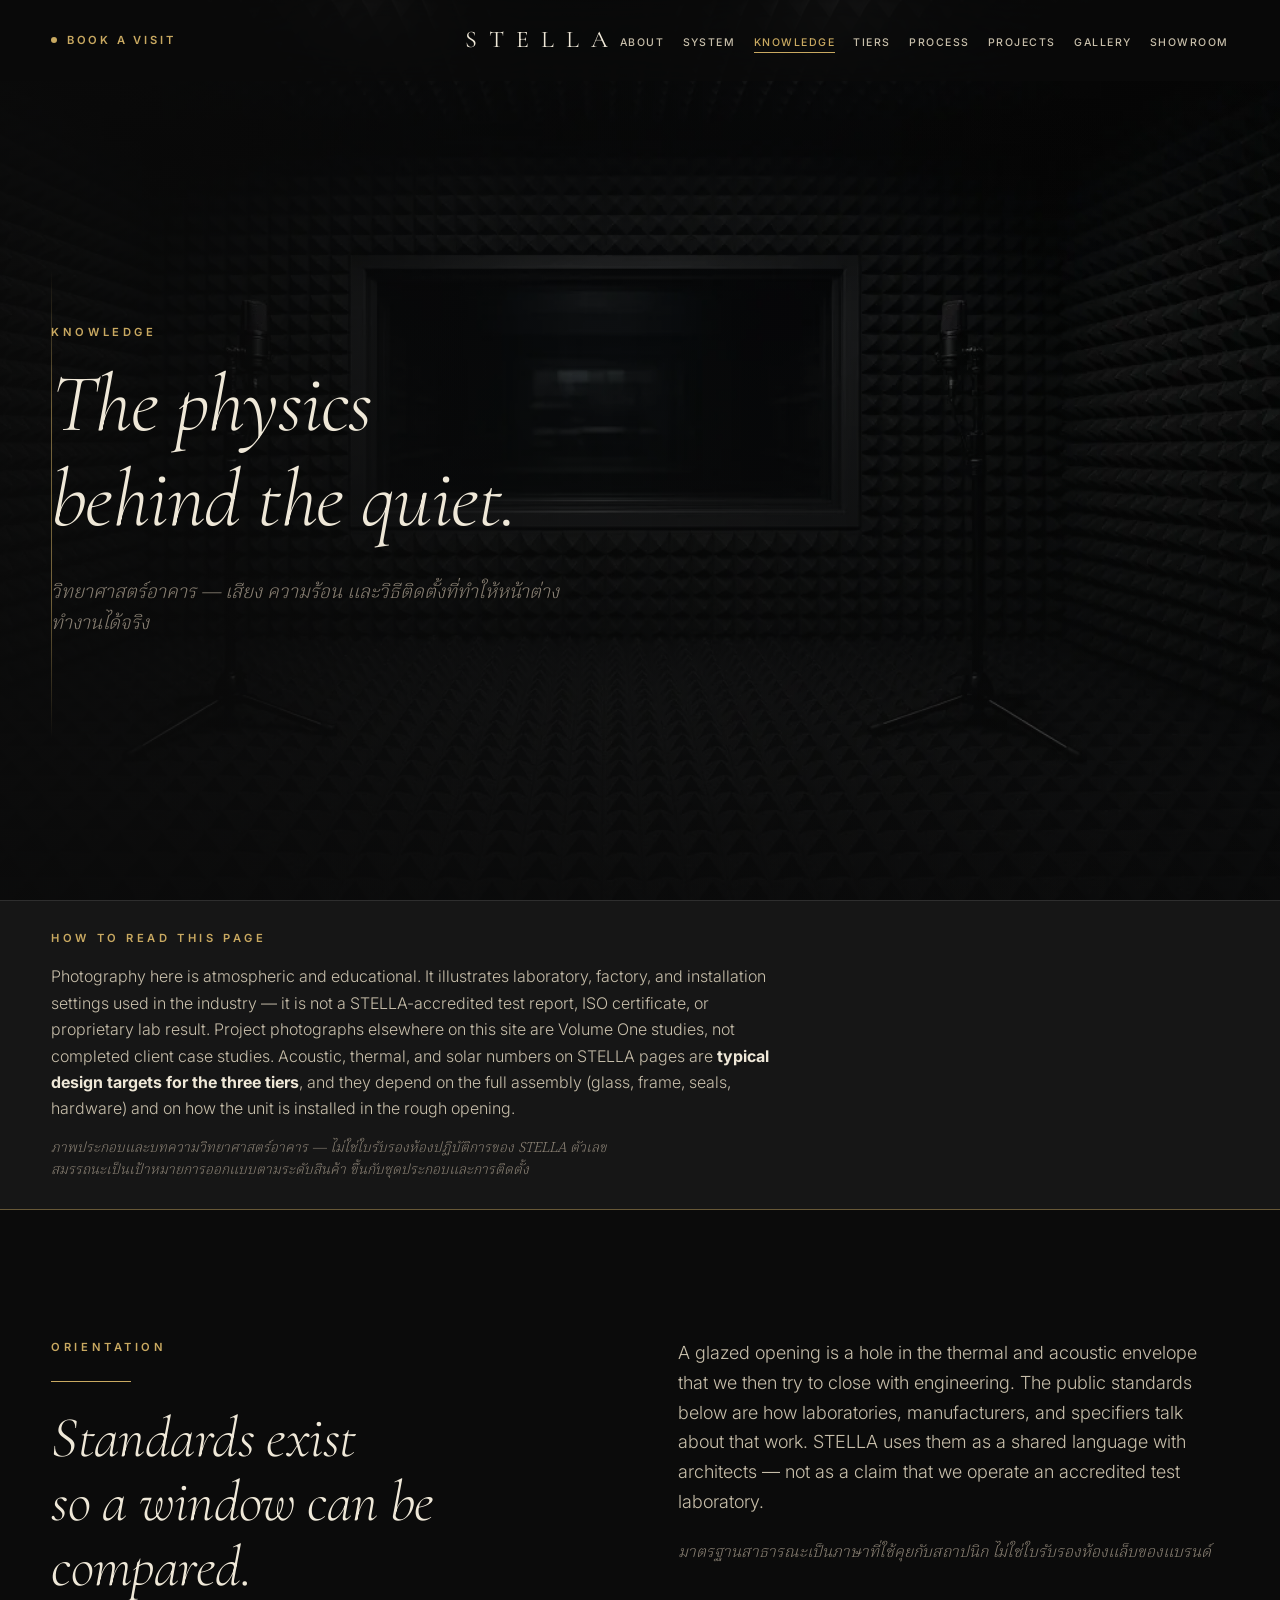
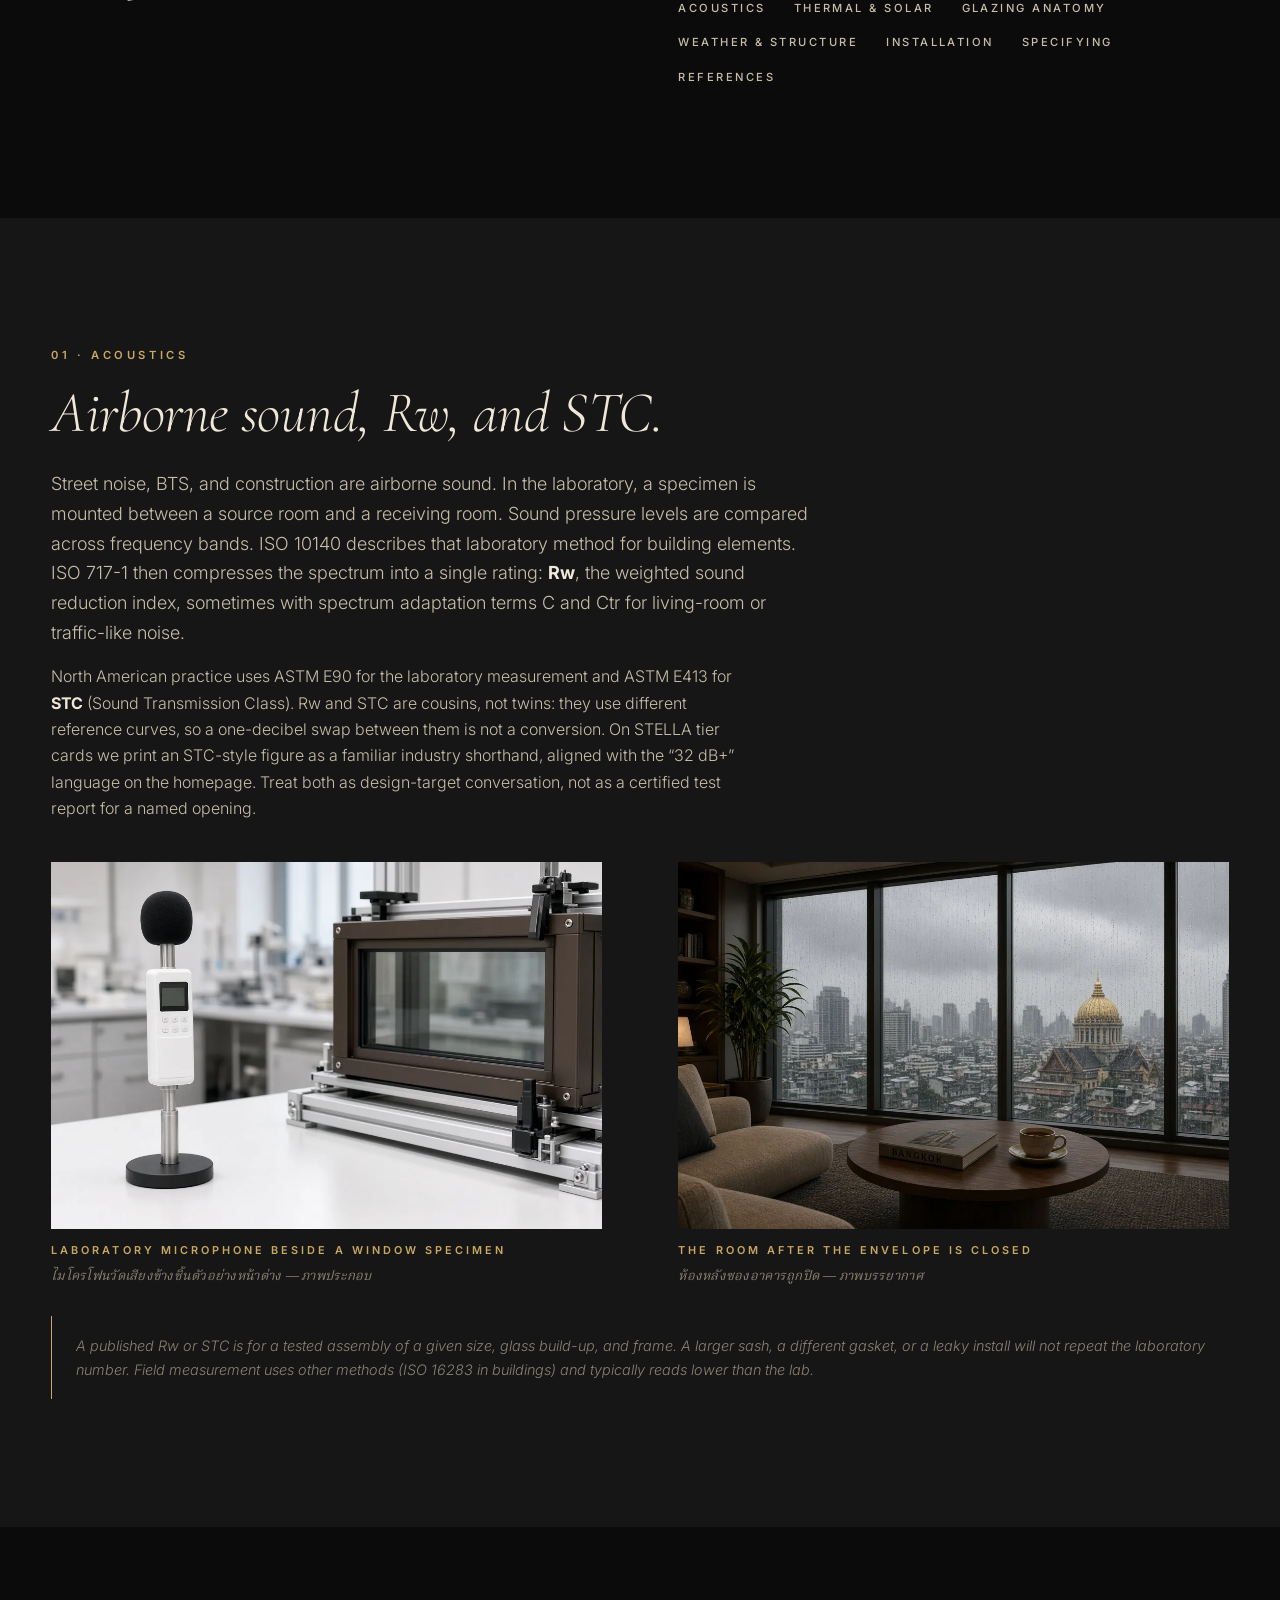
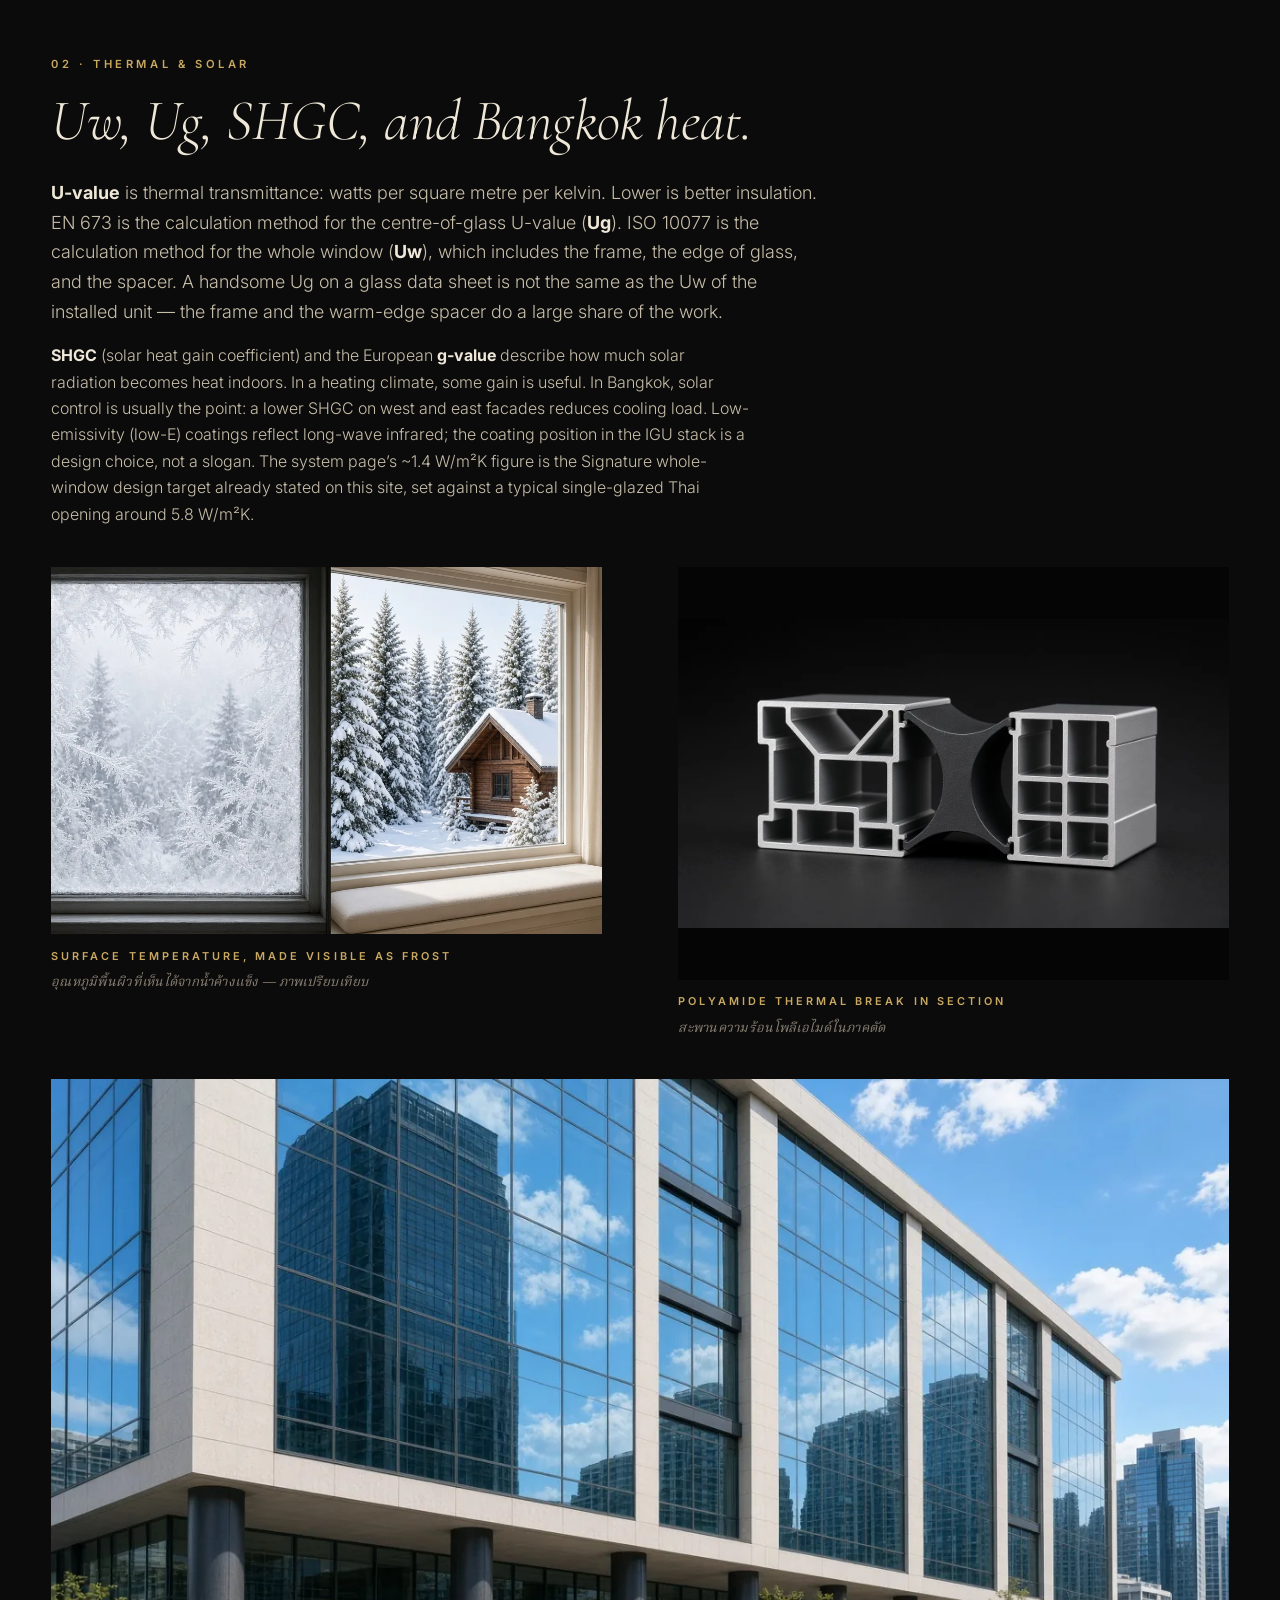
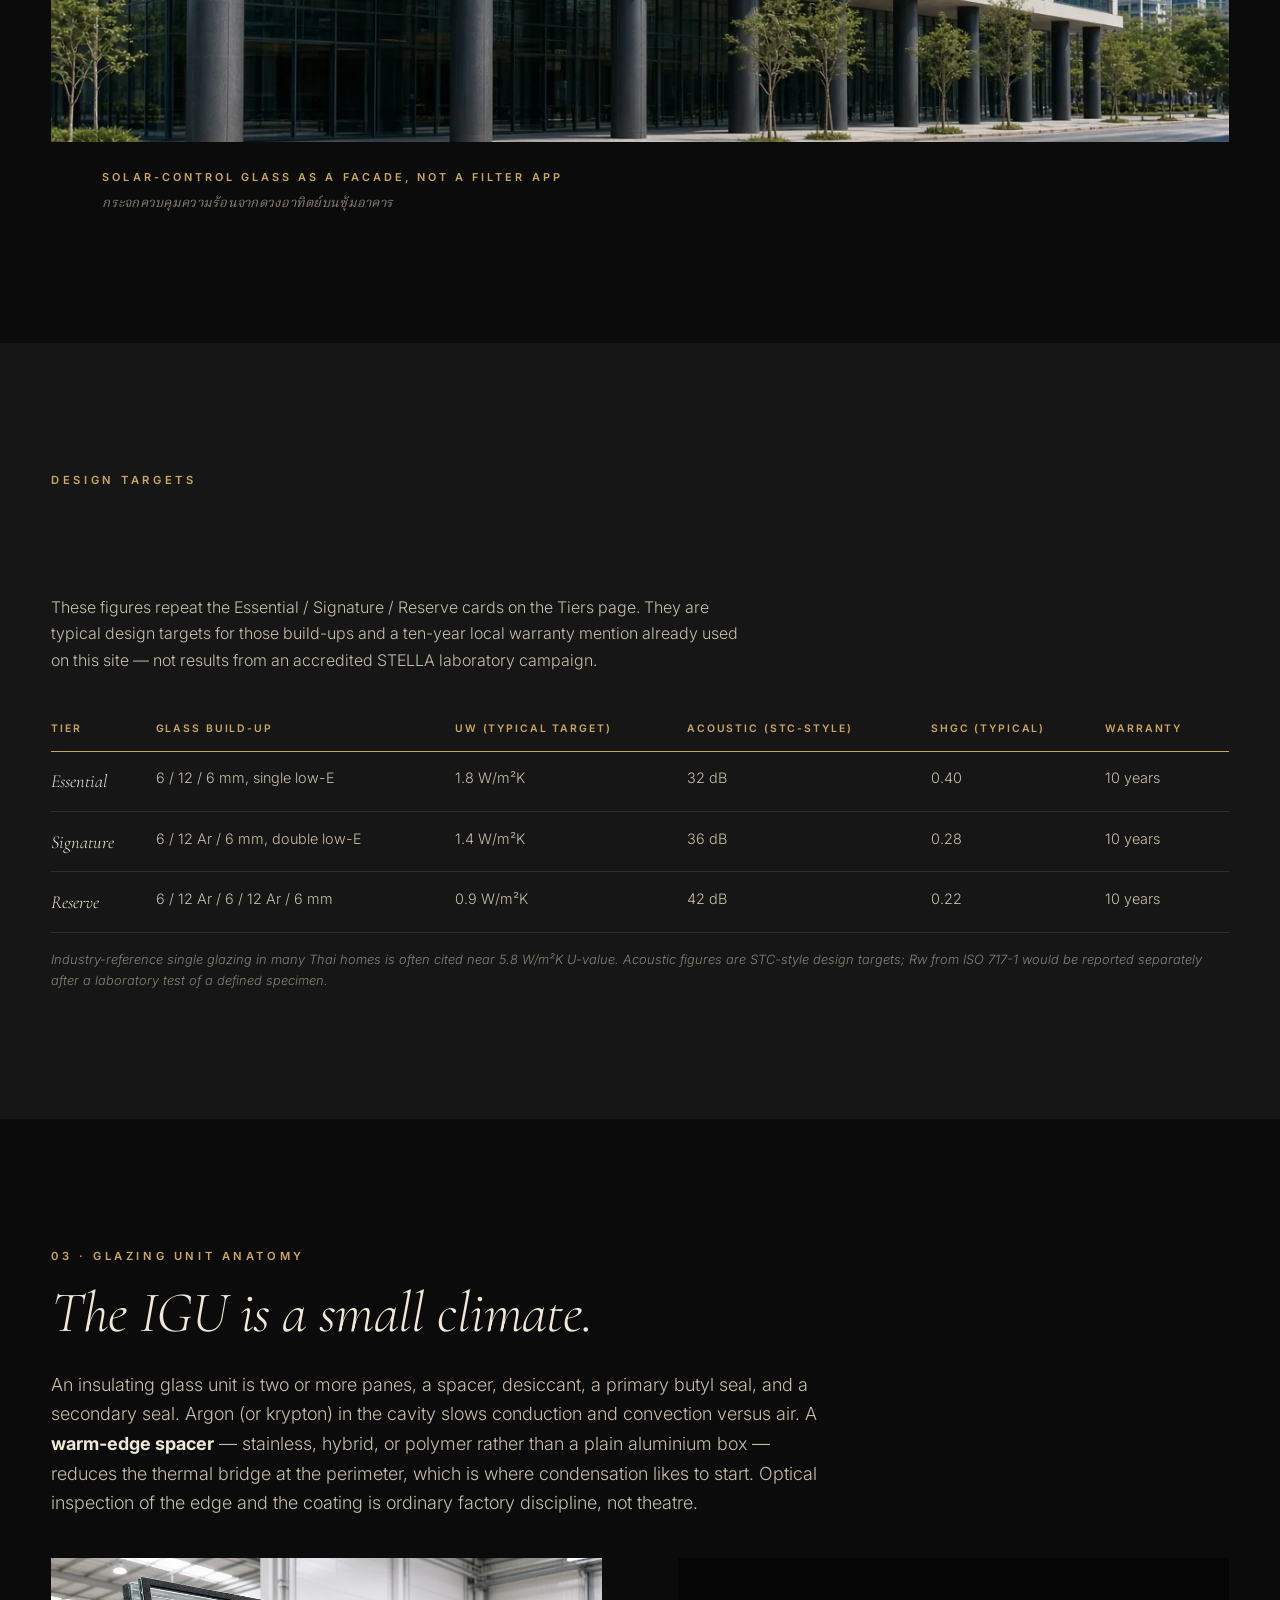
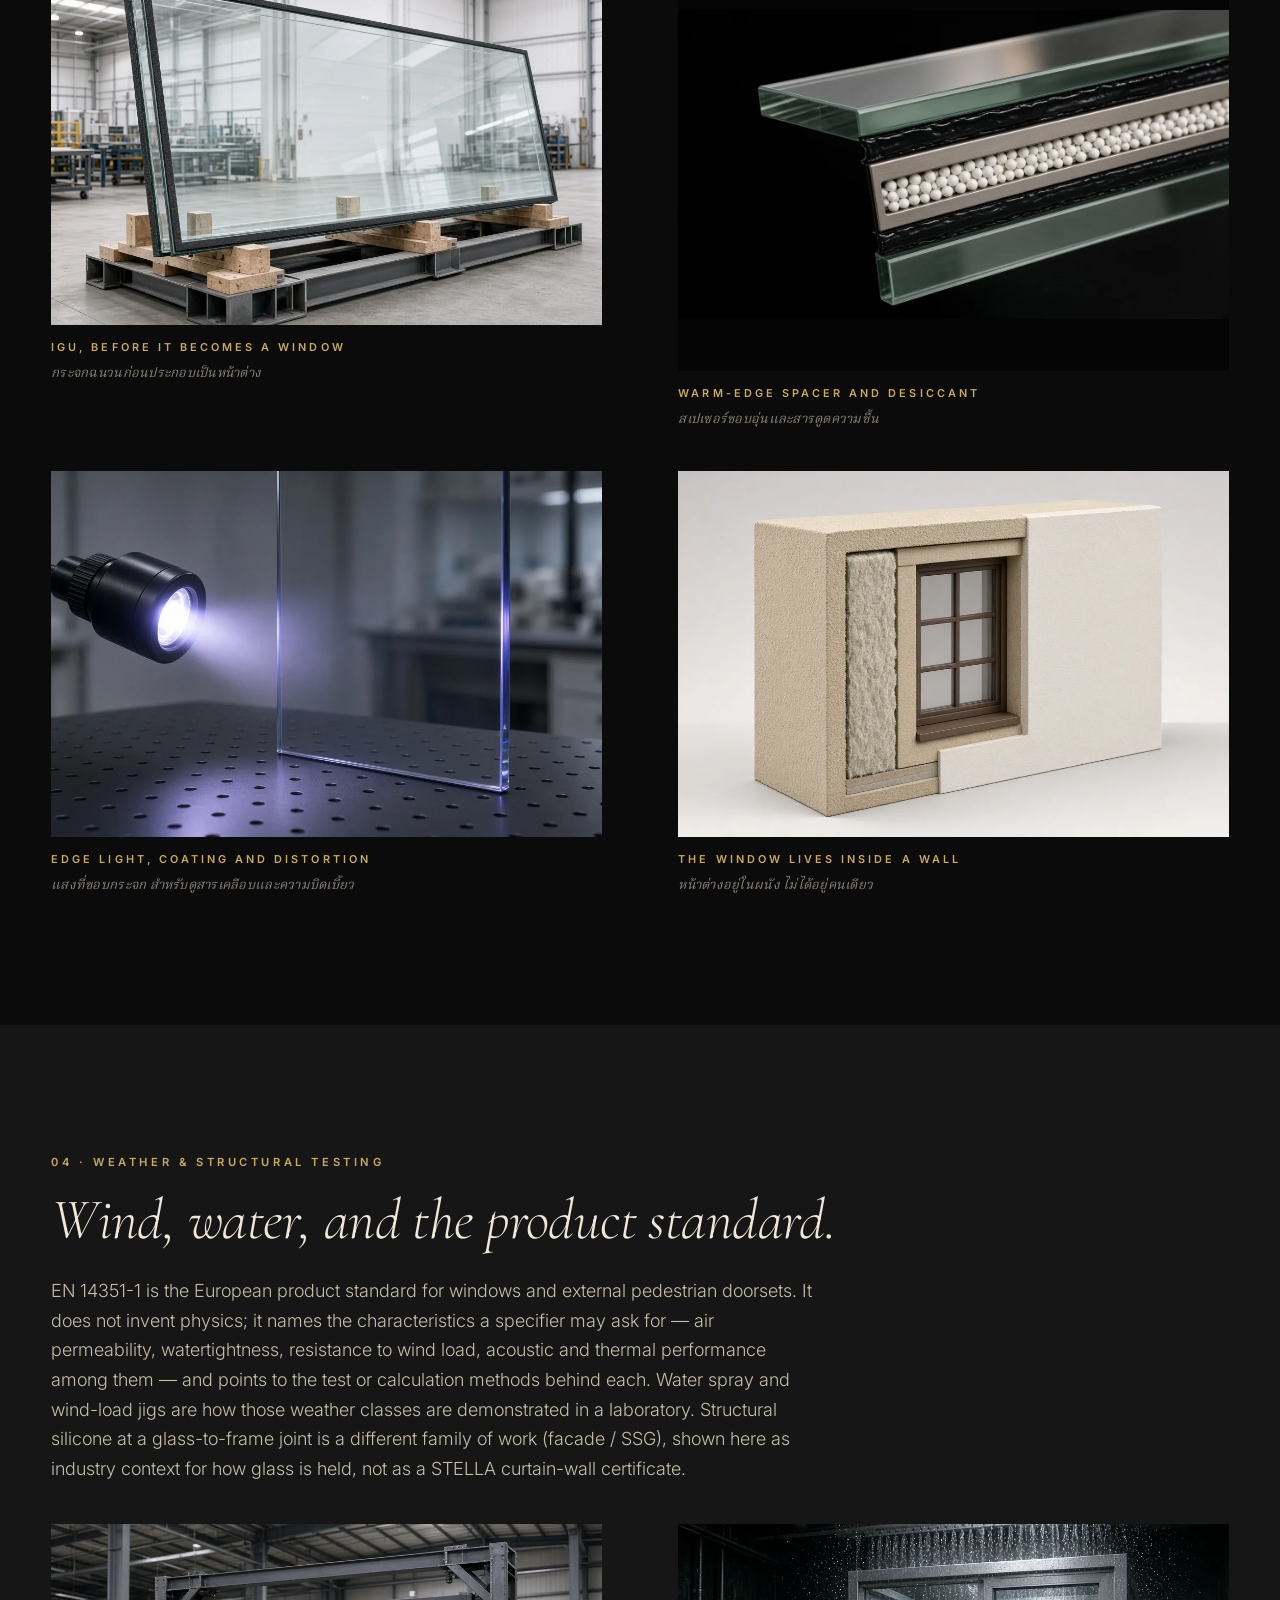
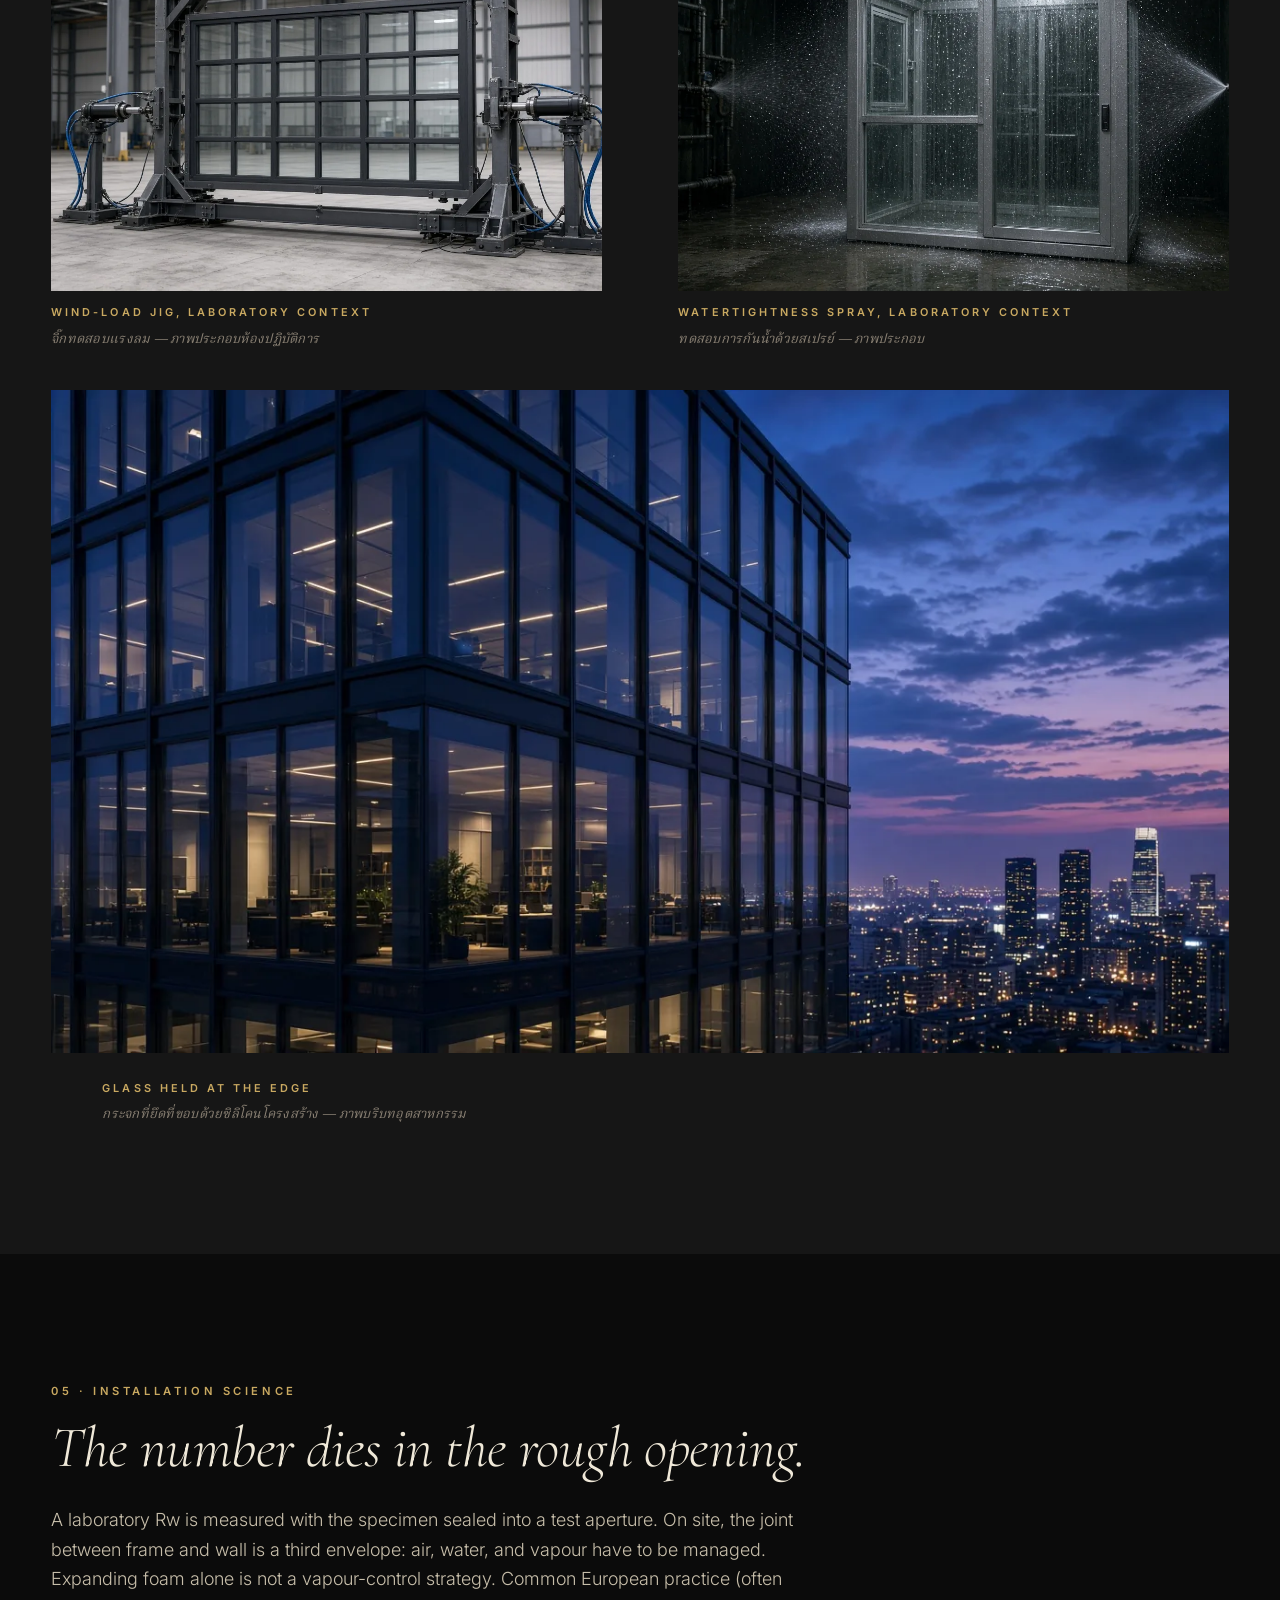
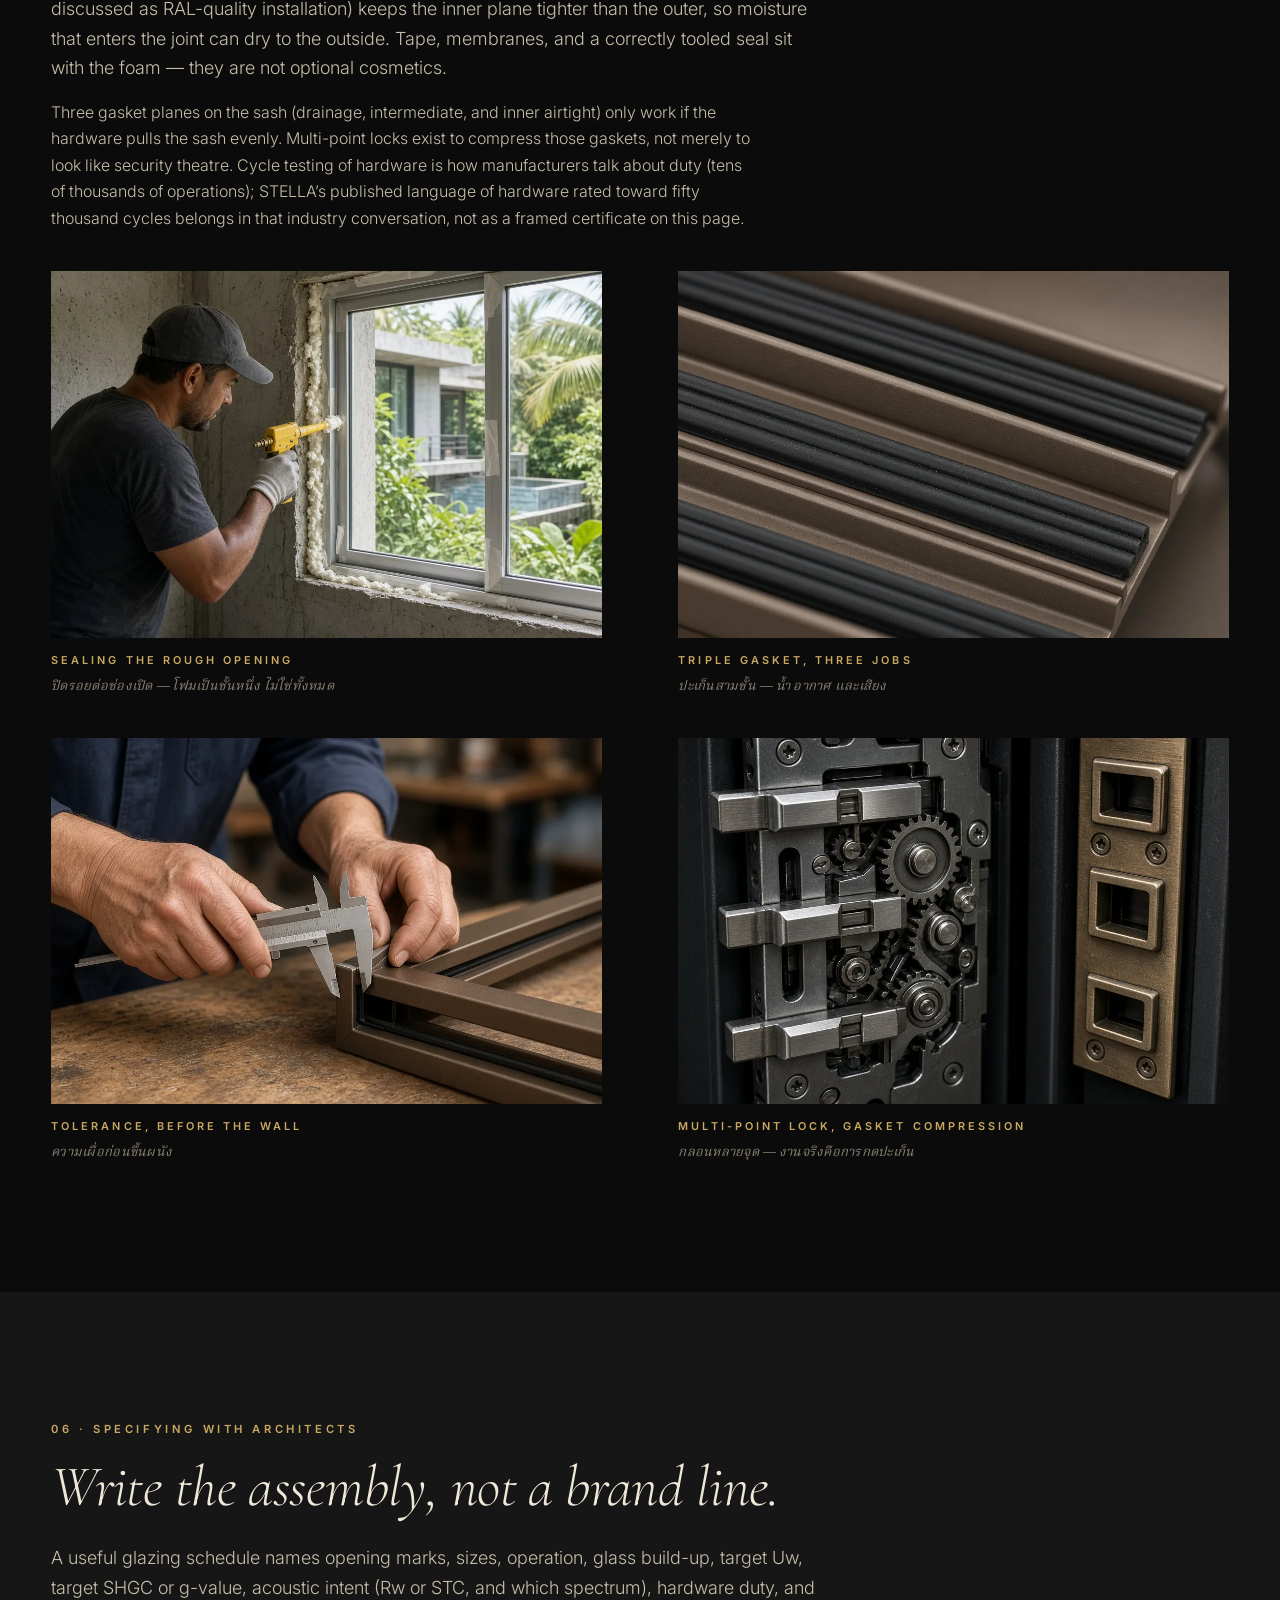
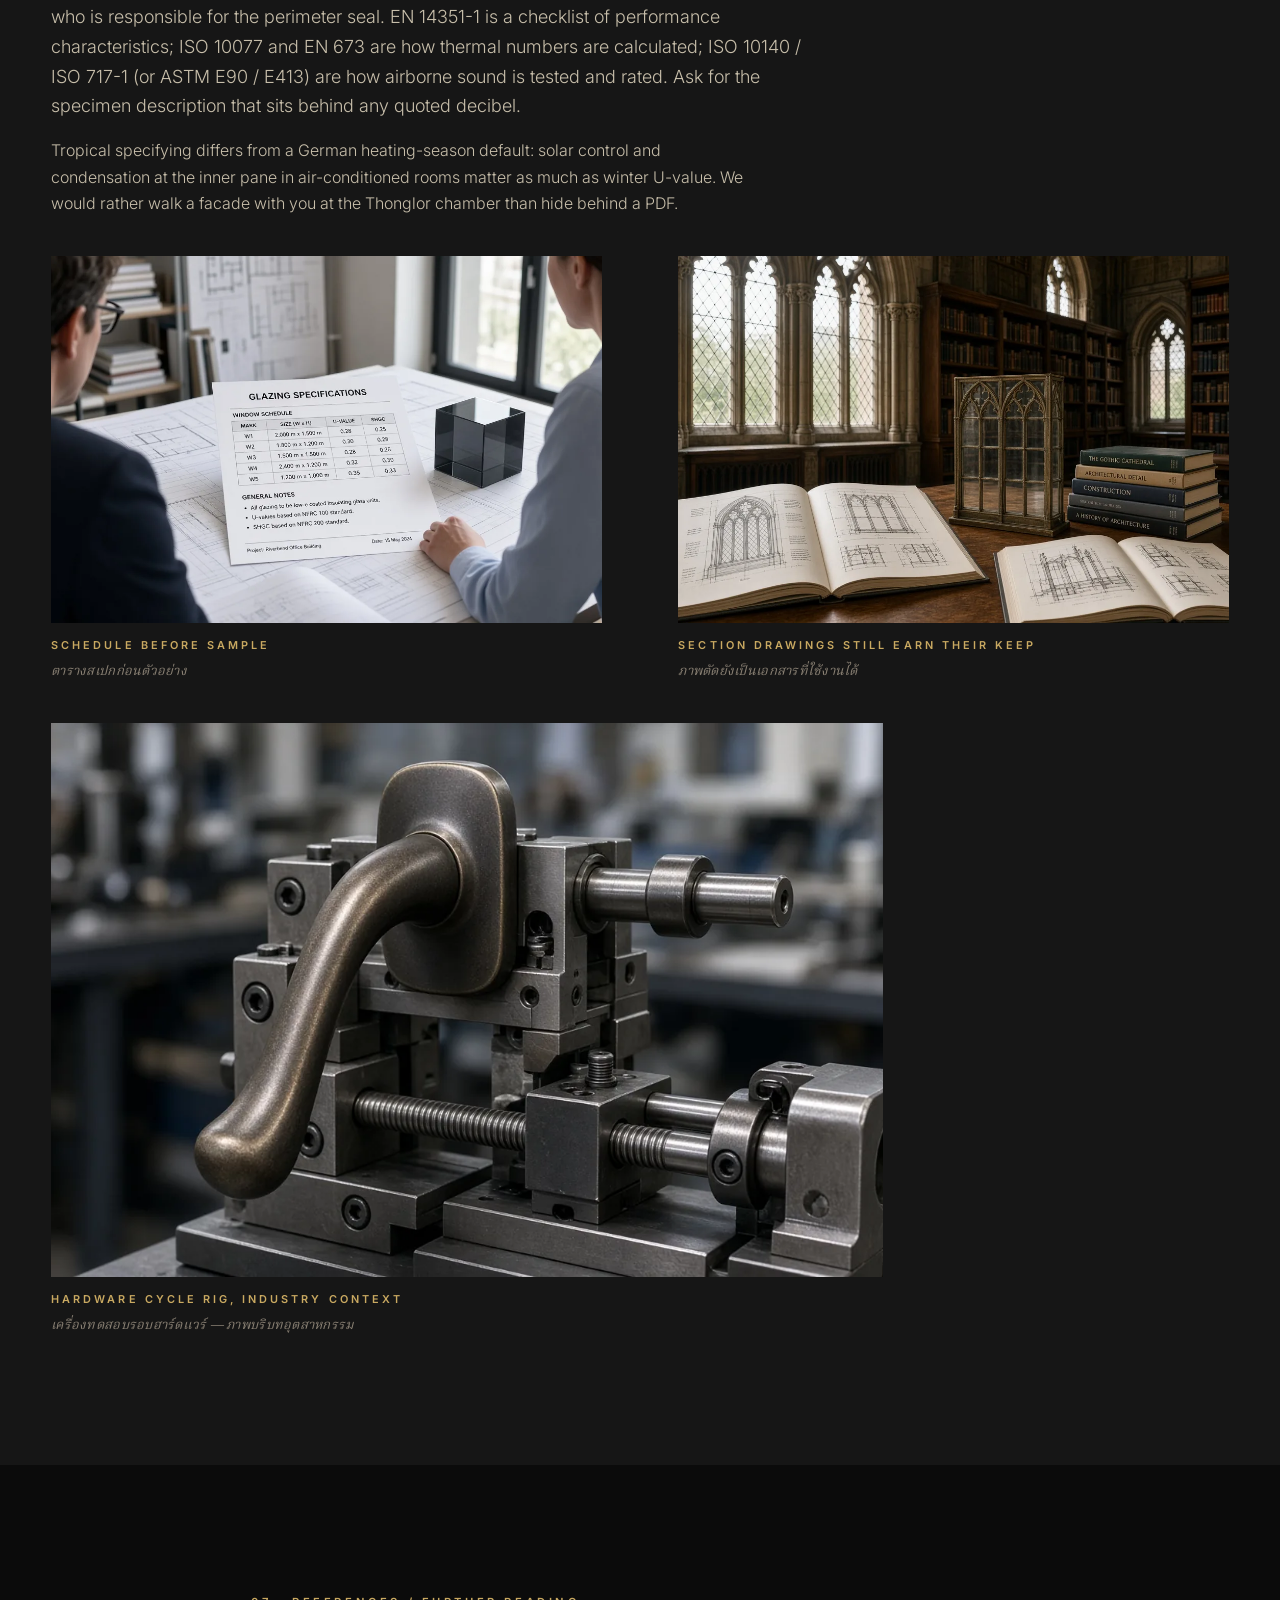
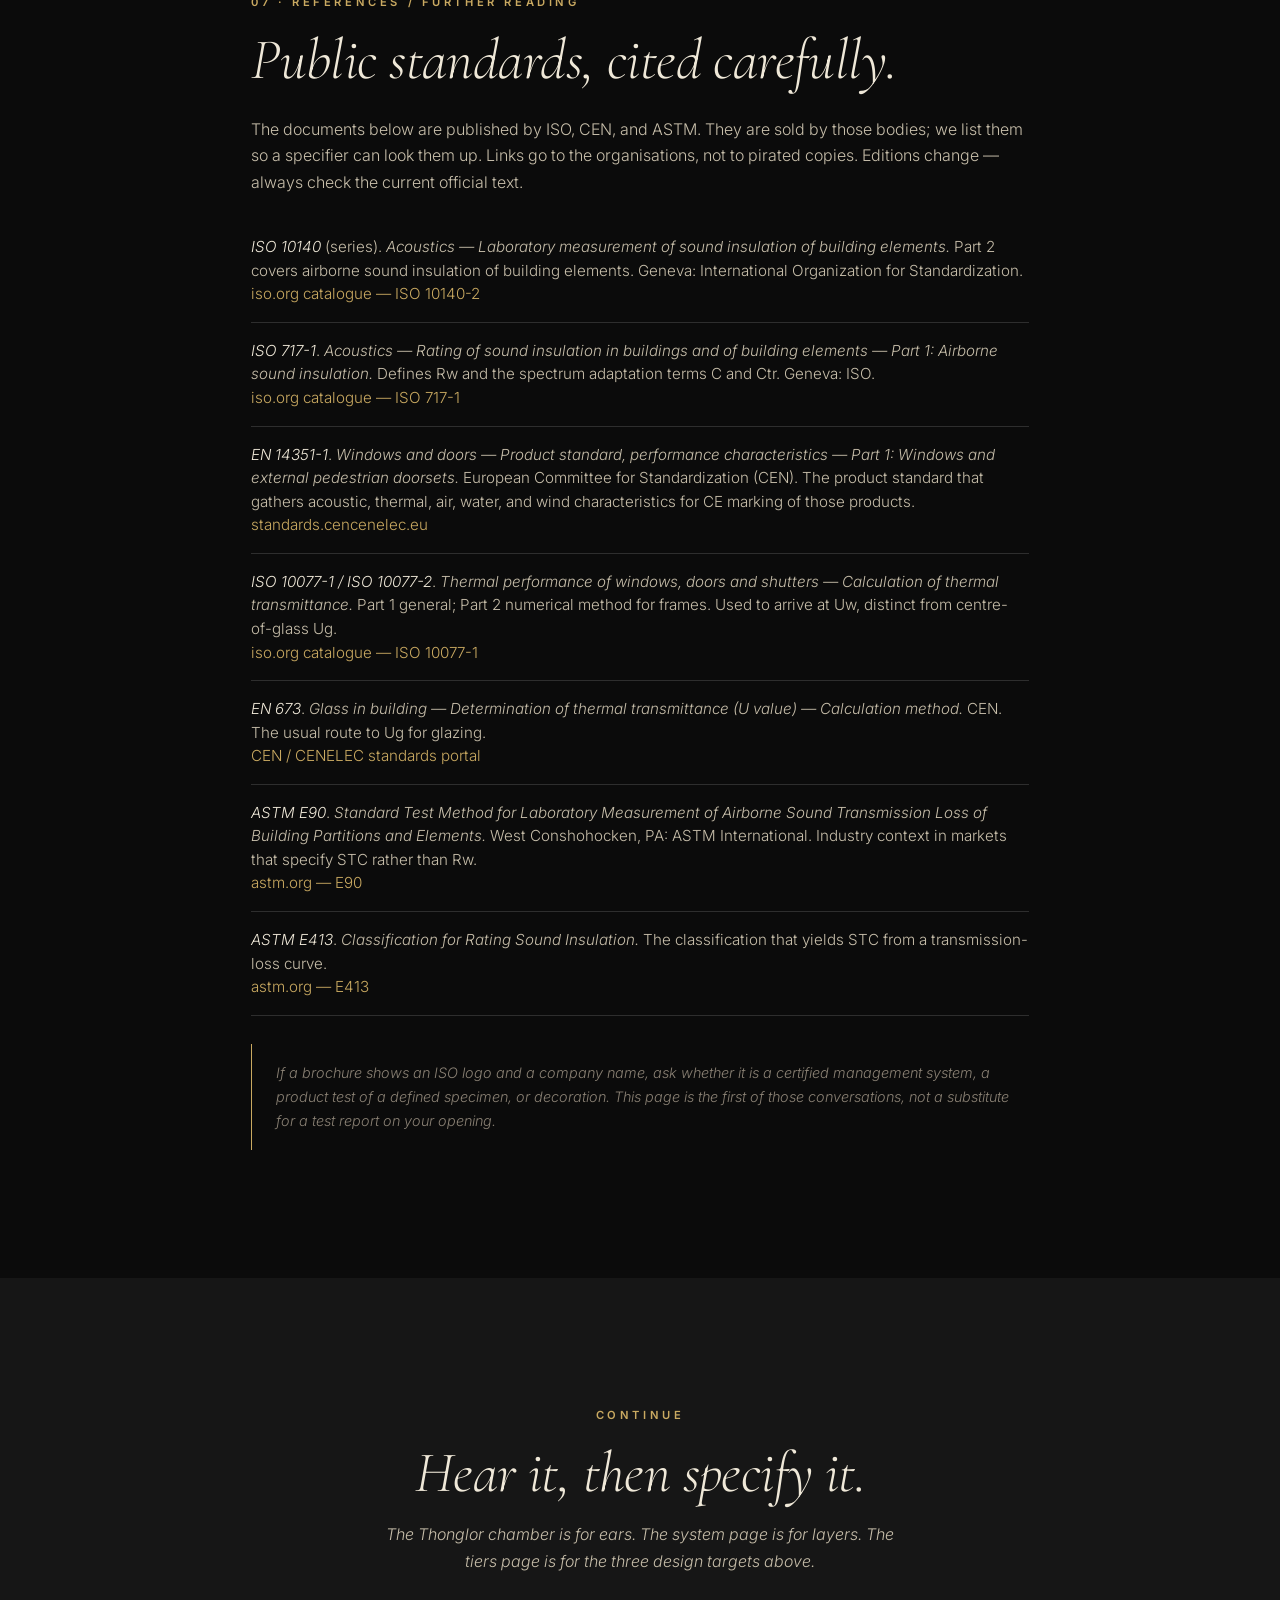
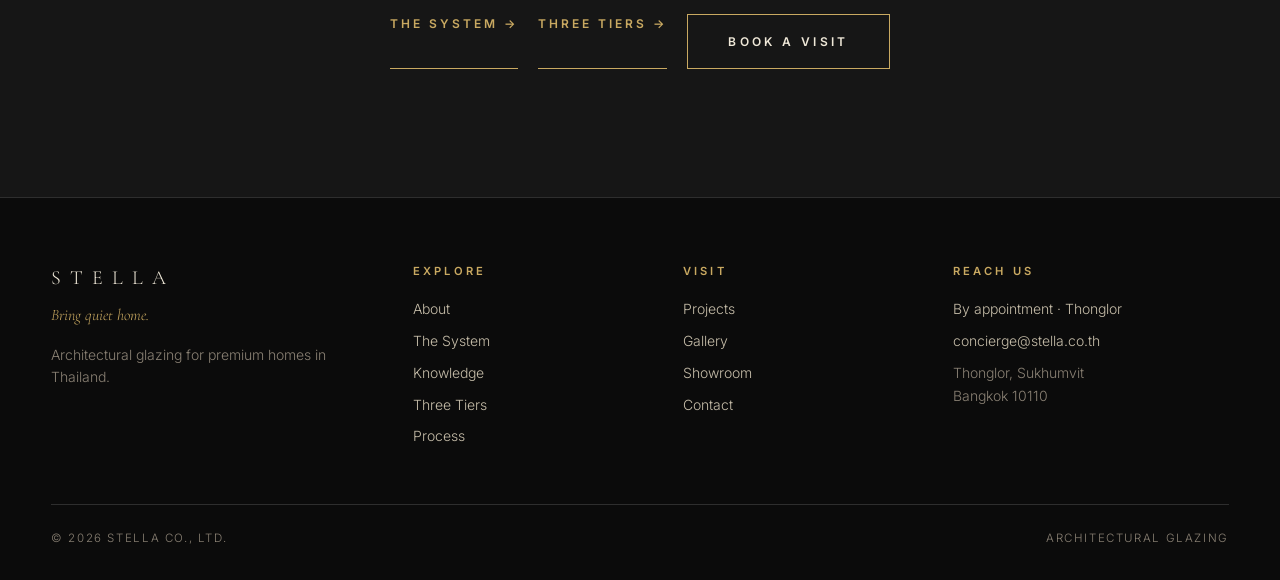
<file: knowledge.html>
<!DOCTYPE html>
<html lang="en">
<head>
<meta charset="UTF-8">
<meta name="viewport" content="width=device-width, initial-scale=1.0">

<!-- SEO -->
<title>Knowledge — Building Science for Architectural Glazing | STELLA</title>
<meta name="description" content="Educational building science for windows and doors: airborne sound (Rw / STC), thermal transmittance Uw, solar heat gain, low-E, argon IGUs, thermal breaks, and airtight installation. Typical STELLA tier design targets, not accredited lab certificates.">
<link rel="canonical" href="https://vutti14.github.io/stella-website/knowledge">

<!-- Open Graph -->
<meta property="og:title" content="Knowledge — Building Science for Architectural Glazing | STELLA">
<meta property="og:description" content="Educational building science for windows and doors: airborne sound (Rw / STC), thermal transmittance Uw, solar heat gain, and airtight installation. Typical design targets, not accredited lab certificates.">
<meta property="og:type" content="article">
<meta property="og:url" content="https://vutti14.github.io/stella-website/knowledge">
<meta property="og:image" content="https://vutti14.github.io/stella-website/og-image.png">
<meta property="og:image:width" content="1200">
<meta property="og:image:height" content="630">
<meta property="og:locale" content="en_US">
<meta property="og:locale:alternate" content="th_TH">
<meta property="og:site_name" content="STELLA">

<!-- Twitter Card -->
<meta name="twitter:card" content="summary_large_image">
<meta name="twitter:title" content="Knowledge — Building Science for Architectural Glazing | STELLA">
<meta name="twitter:description" content="Educational building science for windows and doors: airborne sound, thermal transmittance, solar control, and installation. Typical design targets, not accredited lab certificates.">
<meta name="twitter:image" content="https://vutti14.github.io/stella-website/og-image.png">

<!-- Favicon -->
<link rel="icon" type="image/svg+xml" href="favicon.svg">

<!-- Theme color (mobile browser chrome) -->
<meta name="theme-color" content="#0E0E0E">

<!-- Stylesheet -->
<link rel="stylesheet" href="styles.css">

<script type="application/ld+json">
{
  "@context": "https://schema.org",
  "@type": "Article",
  "headline": "Building science for architectural glazing",
  "description": "Educational notes on airborne sound insulation, thermal transmittance, solar heat gain, insulated glass, and airtight window installation, with typical STELLA tier design targets.",
  "author": {
    "@type": "Organization",
    "name": "STELLA Co., Ltd."
  },
  "publisher": {
    "@type": "Organization",
    "name": "STELLA",
    "logo": {
      "@type": "ImageObject",
      "url": "https://vutti14.github.io/stella-website/favicon.svg"
    }
  },
  "mainEntityOfPage": "https://vutti14.github.io/stella-website/knowledge",
  "image": "https://vutti14.github.io/stella-website/og-image.png",
  "inLanguage": ["en", "th"]
}
</script>
</head>
<body>
<a href="#main" class="skip">Skip to content</a>

<nav class="nav">
  <a href="showroom" class="nav-cta">Book a visit</a>
  <a href="./" class="nav-logo">STELLA</a>
  <ul class="nav-menu" id="primary-menu">
    <li><a href="about">About</a></li>
    <li><a href="system">System</a></li>
    <li><a href="knowledge" class="active">Knowledge</a></li>
    <li><a href="tiers">Tiers</a></li>
    <li><a href="process">Process</a></li>
    <li><a href="projects">Projects</a></li>
    <li><a href="gallery">Gallery</a></li>
    <li><a href="showroom">Showroom</a></li>
  </ul>
  <button class="nav-toggle" aria-label="Open menu" aria-expanded="false" aria-controls="primary-menu">
    <span></span><span></span><span></span>
  </button>
</nav>

<main id="main">
<section class="hero has-photo">
  <img
    class="hero-media"
    src="images/tech-acoustic-chamber.webp"
    alt="Dark anechoic chamber lined with pyramid acoustic foam, two microphone stands, and a framed observation window."
    width="1280"
    height="720"
  >
  <div class="hero-content">
    <p class="kicker mb-2">KNOWLEDGE</p>
    <h1 class="hero-line reveal delay-1">The physics<br>behind the quiet.</h1>
    <p class="hero-thai reveal delay-2">วิทยาศาสตร์อาคาร — เสียง ความร้อน และวิธีติดตั้งที่ทำให้หน้าต่างทำงานได้จริง</p>
  </div>
</section>

<aside class="disclaimer-strip" aria-label="How to read this page">
  <div class="container">
    <p class="kicker mb-2">HOW TO READ THIS PAGE</p>
    <p class="body-m">Photography here is atmospheric and educational. It illustrates laboratory, factory, and installation settings used in the industry — it is not a STELLA-accredited test report, ISO certificate, or proprietary lab result. Project photographs elsewhere on this site are Volume One studies, not completed client case studies. Acoustic, thermal, and solar numbers on STELLA pages are <strong style="color: var(--cream);">typical design targets for the three tiers</strong>, and they depend on the full assembly (glass, frame, seals, hardware) and on how the unit is installed in the rough opening.</p>
    <p class="body-s thai mt-2" style="font-style: italic;">ภาพประกอบและบทความวิทยาศาสตร์อาคาร — ไม่ใช่ใบรับรองห้องปฏิบัติการของ STELLA ตัวเลขสมรรถนะเป็นเป้าหมายการออกแบบตามระดับสินค้า ขึ้นกับชุดประกอบและการติดตั้ง</p>
  </div>
</aside>

<section class="section">
  <div class="container">
    <div class="spread-2col">
      <div>
        <p class="kicker mb-2">ORIENTATION</p>
        <hr class="hairline" style="margin-left:0;">
        <h2 class="cream reveal">Standards exist<br>so a window can be compared.</h2>
      </div>
      <div>
        <p class="body-l">A glazed opening is a hole in the thermal and acoustic envelope that we then try to close with engineering. The public standards below are how laboratories, manufacturers, and specifiers talk about that work. STELLA uses them as a shared language with architects — not as a claim that we operate an accredited test laboratory.</p>
        <p class="body-m thai mt-3" style="color: var(--pewter); font-style: italic;">มาตรฐานสาธารณะเป็นภาษาที่ใช้คุยกับสถาปนิก ไม่ใช่ใบรับรองห้องแล็บของแบรนด์</p>
        <nav class="knowledge-toc" aria-label="Knowledge sections">
          <a href="#acoustics">Acoustics</a>
          <a href="#thermal">Thermal &amp; solar</a>
          <a href="#glazing">Glazing anatomy</a>
          <a href="#weather">Weather &amp; structure</a>
          <a href="#install">Installation</a>
          <a href="#specify">Specifying</a>
          <a href="#references">References</a>
        </nav>
      </div>
    </div>
  </div>
</section>

<!-- ═══ ACOUSTICS ═══ -->
<section class="section" id="acoustics" style="background: var(--ink-2);">
  <div class="container">
    <p class="kicker">01 · ACOUSTICS</p>
    <h2 class="cream mt-2 reveal">Airborne sound, Rw, and STC.</h2>
    <p class="body-l mt-3" style="max-width: 70ch;">Street noise, BTS, and construction are airborne sound. In the laboratory, a specimen is mounted between a source room and a receiving room. Sound pressure levels are compared across frequency bands. ISO 10140 describes that laboratory method for building elements. ISO 717-1 then compresses the spectrum into a single rating: <strong style="color: var(--cream);">Rw</strong>, the weighted sound reduction index, sometimes with spectrum adaptation terms C and Ctr for living-room or traffic-like noise.</p>
    <p class="body-m mt-2" style="max-width: 70ch;">North American practice uses ASTM E90 for the laboratory measurement and ASTM E413 for <strong style="color: var(--cream);">STC</strong> (Sound Transmission Class). Rw and STC are cousins, not twins: they use different reference curves, so a one-decibel swap between them is not a conversion. On STELLA tier cards we print an STC-style figure as a familiar industry shorthand, aligned with the “32 dB+” language on the homepage. Treat both as design-target conversation, not as a certified test report for a named opening.</p>

    <div class="spread-2col mt-4 spread-2col-center">
      <figure class="photo reveal">
        <img
          src="images/tech-mic-window.webp"
          alt="Precision measurement microphone on a laboratory bench beside a bronze window specimen in a test fixture."
          loading="lazy"
          width="1280"
          height="720"
        >
        <figcaption class="photo-caption">
          Laboratory microphone beside a window specimen
          <span class="caption-th">ไมโครโฟนวัดเสียงข้างชิ้นตัวอย่างหน้าต่าง — ภาพประกอบ</span>
        </figcaption>
      </figure>
      <figure class="photo reveal">
        <img
          src="images/tech-rainstorm-quiet.webp"
          alt="Quiet living room with rain on floor-to-ceiling glass and a Bangkok skyline beyond, tea on a round table."
          loading="lazy"
          width="1280"
          height="720"
        >
        <figcaption class="photo-caption">
          The room after the envelope is closed
          <span class="caption-th">ห้องหลังซองอาคารถูกปิด — ภาพบรรยากาศ</span>
        </figcaption>
      </figure>
    </div>

    <p class="knowledge-note">A published Rw or STC is for a tested assembly of a given size, glass build-up, and frame. A larger sash, a different gasket, or a leaky install will not repeat the laboratory number. Field measurement uses other methods (ISO 16283 in buildings) and typically reads lower than the lab.</p>
  </div>
</section>

<!-- ═══ THERMAL & SOLAR ═══ -->
<section class="section" id="thermal">
  <div class="container">
    <p class="kicker">02 · THERMAL &amp; SOLAR</p>
    <h2 class="cream mt-2 reveal">Uw, Ug, SHGC, and Bangkok heat.</h2>
    <p class="body-l mt-3" style="max-width: 70ch;"><strong style="color: var(--cream);">U-value</strong> is thermal transmittance: watts per square metre per kelvin. Lower is better insulation. EN 673 is the calculation method for the centre-of-glass U-value (<strong style="color: var(--cream);">Ug</strong>). ISO 10077 is the calculation method for the whole window (<strong style="color: var(--cream);">Uw</strong>), which includes the frame, the edge of glass, and the spacer. A handsome Ug on a glass data sheet is not the same as the Uw of the installed unit — the frame and the warm-edge spacer do a large share of the work.</p>
    <p class="body-m mt-2" style="max-width: 70ch;"><strong style="color: var(--cream);">SHGC</strong> (solar heat gain coefficient) and the European <strong style="color: var(--cream);">g-value</strong> describe how much solar radiation becomes heat indoors. In a heating climate, some gain is useful. In Bangkok, solar control is usually the point: a lower SHGC on west and east facades reduces cooling load. Low-emissivity (low-E) coatings reflect long-wave infrared; the coating position in the IGU stack is a design choice, not a slogan. The system page’s ~1.4 W/m²K figure is the Signature whole-window design target already stated on this site, set against a typical single-glazed Thai opening around 5.8 W/m²K.</p>

    <div class="spread-2col mt-4">
      <figure class="photo reveal">
        <img
          src="images/tech-thermal-comfort.webp"
          alt="Split view of a frosted single-pane winter window beside a clear insulated window looking onto snow-covered pines and a cabin."
          loading="lazy"
          width="1280"
          height="720"
        >
        <figcaption class="photo-caption">
          Surface temperature, made visible as frost
          <span class="caption-th">อุณหภูมิพื้นผิวที่เห็นได้จากน้ำค้างแข็ง — ภาพเปรียบเทียบ</span>
        </figcaption>
      </figure>
      <figure class="photo photo-studio reveal">
        <img
          src="images/tech-thermal-break.webp"
          alt="Cross-section of two aluminum window extrusions joined by a dark polyamide thermal-break profile."
          loading="lazy"
          width="1280"
          height="720"
        >
        <figcaption class="photo-caption">
          Polyamide thermal break in section
          <span class="caption-th">สะพานความร้อนโพลีเอไมด์ในภาคตัด</span>
        </figcaption>
      </figure>
    </div>

    <figure class="essay-photo reveal mt-4">
      <img
        src="images/tech-solar-control.webp"
        alt="Modern office facade of solar-control glass reflecting clouds and neighbouring towers above a stone colonnade."
        loading="lazy"
        width="1280"
        height="720"
      >
      <figcaption class="photo-caption">
        Solar-control glass as a facade, not a filter app
        <span class="caption-th">กระจกควบคุมความร้อนจากดวงอาทิตย์บนซุ้มอาคาร</span>
      </figcaption>
    </figure>
  </div>
</section>

<!-- ═══ DESIGN TARGETS ═══ -->
<section class="section" style="background: var(--ink-2);">
  <div class="container">
    <p class="kicker">DESIGN TARGETS</p>
    <h2 class="cream mt-2 reveal">Typical ranges for STELLA tiers.</h2>
    <p class="body-m mt-3" style="max-width: 70ch;">These figures repeat the Essential / Signature / Reserve cards on the Tiers page. They are typical design targets for those build-ups and a ten-year local warranty mention already used on this site — not results from an accredited STELLA laboratory campaign.</p>

    <div class="spec-table-wrap">
      <table class="spec-table">
        <caption>Industry-reference single glazing in many Thai homes is often cited near 5.8 W/m²K U-value. Acoustic figures are STC-style design targets; Rw from ISO 717-1 would be reported separately after a laboratory test of a defined specimen.</caption>
        <thead>
          <tr>
            <th scope="col">Tier</th>
            <th scope="col">Glass build-up</th>
            <th scope="col">Uw (typical target)</th>
            <th scope="col">Acoustic (STC-style)</th>
            <th scope="col">SHGC (typical)</th>
            <th scope="col">Warranty</th>
          </tr>
        </thead>
        <tbody>
          <tr>
            <td>Essential</td>
            <td>6 / 12 / 6 mm, single low-E</td>
            <td>1.8 W/m²K</td>
            <td>32 dB</td>
            <td>0.40</td>
            <td>10 years</td>
          </tr>
          <tr>
            <td>Signature</td>
            <td>6 / 12 Ar / 6 mm, double low-E</td>
            <td>1.4 W/m²K</td>
            <td>36 dB</td>
            <td>0.28</td>
            <td>10 years</td>
          </tr>
          <tr>
            <td>Reserve</td>
            <td>6 / 12 Ar / 6 / 12 Ar / 6 mm</td>
            <td>0.9 W/m²K</td>
            <td>42 dB</td>
            <td>0.22</td>
            <td>10 years</td>
          </tr>
        </tbody>
      </table>
    </div>
  </div>
</section>

<!-- ═══ GLAZING ANATOMY ═══ -->
<section class="section" id="glazing">
  <div class="container">
    <p class="kicker">03 · GLAZING UNIT ANATOMY</p>
    <h2 class="cream mt-2 reveal">The IGU is a small climate.</h2>
    <p class="body-l mt-3" style="max-width: 70ch;">An insulating glass unit is two or more panes, a spacer, desiccant, a primary butyl seal, and a secondary seal. Argon (or krypton) in the cavity slows conduction and convection versus air. A <strong style="color: var(--cream);">warm-edge spacer</strong> — stainless, hybrid, or polymer rather than a plain aluminium box — reduces the thermal bridge at the perimeter, which is where condensation likes to start. Optical inspection of the edge and the coating is ordinary factory discipline, not theatre.</p>

    <div class="spread-2col mt-4">
      <figure class="photo reveal">
        <img
          src="images/tech-igu-factory.webp"
          alt="Large insulated glass unit resting on a wooden and steel pallet in a bright factory hall, spacer visible at the edge."
          loading="lazy"
          width="1280"
          height="720"
        >
        <figcaption class="photo-caption">
          IGU, before it becomes a window
          <span class="caption-th">กระจกฉนวนก่อนประกอบเป็นหน้าต่าง</span>
        </figcaption>
      </figure>
      <figure class="photo photo-studio reveal">
        <img
          src="images/tech-warm-edge.webp"
          alt="Studio close-up of an insulated-glass edge with black sealant and a metal spacer filled with white desiccant beads."
          loading="lazy"
          width="1280"
          height="720"
        >
        <figcaption class="photo-caption">
          Warm-edge spacer and desiccant
          <span class="caption-th">สเปเซอร์ขอบอุ่นและสารดูดความชื้น</span>
        </figcaption>
      </figure>
    </div>

    <div class="spread-2col mt-4">
      <figure class="photo reveal">
        <img
          src="images/tech-optical-inspect.webp"
          alt="Laboratory lamp casting a bright beam along the edge of a standing sheet of architectural glass on an optical table."
          loading="lazy"
          width="1280"
          height="720"
        >
        <figcaption class="photo-caption">
          Edge light, coating and distortion
          <span class="caption-th">แสงที่ขอบกระจก สำหรับดูสารเคลือบและความบิดเบี้ยว</span>
        </figcaption>
      </figure>
      <figure class="photo reveal">
        <img
          src="images/tech-section-model.webp"
          alt="Scale wall-section model showing insulation, finishes, and a small brown aluminum window in the opening."
          loading="lazy"
          width="1280"
          height="720"
        >
        <figcaption class="photo-caption">
          The window lives inside a wall
          <span class="caption-th">หน้าต่างอยู่ในผนัง ไม่ได้อยู่คนเดียว</span>
        </figcaption>
      </figure>
    </div>
  </div>
</section>

<!-- ═══ WEATHER & STRUCTURAL ═══ -->
<section class="section" id="weather" style="background: var(--ink-2);">
  <div class="container">
    <p class="kicker">04 · WEATHER &amp; STRUCTURAL TESTING</p>
    <h2 class="cream mt-2 reveal">Wind, water, and the product standard.</h2>
    <p class="body-l mt-3" style="max-width: 70ch;">EN 14351-1 is the European product standard for windows and external pedestrian doorsets. It does not invent physics; it names the characteristics a specifier may ask for — air permeability, watertightness, resistance to wind load, acoustic and thermal performance among them — and points to the test or calculation methods behind each. Water spray and wind-load jigs are how those weather classes are demonstrated in a laboratory. Structural silicone at a glass-to-frame joint is a different family of work (facade / SSG), shown here as industry context for how glass is held, not as a STELLA curtain-wall certificate.</p>

    <div class="spread-2col mt-4">
      <figure class="photo reveal">
        <img
          src="images/tech-wind-jig.webp"
          alt="Large dark-framed window assembly mounted in a steel hydraulic test jig inside an industrial hangar."
          loading="lazy"
          width="1280"
          height="720"
        >
        <figcaption class="photo-caption">
          Wind-load jig, laboratory context
          <span class="caption-th">จิ๊กทดสอบแรงลม — ภาพประกอบห้องปฏิบัติการ</span>
        </figcaption>
      </figure>
      <figure class="photo reveal">
        <img
          src="images/tech-water-spray.webp"
          alt="Gray aluminum window cubicle under high-pressure water spray in a dark industrial test chamber."
          loading="lazy"
          width="1280"
          height="720"
        >
        <figcaption class="photo-caption">
          Watertightness spray, laboratory context
          <span class="caption-th">ทดสอบการกันน้ำด้วยสเปรย์ — ภาพประกอบ</span>
        </figcaption>
      </figure>
    </div>

    <figure class="essay-photo reveal mt-4">
      <img
        src="images/tech-structural-silicone.webp"
        alt="Glass curtain-wall corner at dusk with dark metal frames, structural silicone joints, and a city skyline beyond."
        loading="lazy"
        width="1280"
        height="720"
      >
      <figcaption class="photo-caption">
        Glass held at the edge
        <span class="caption-th">กระจกที่ยึดที่ขอบด้วยซิลิโคนโครงสร้าง — ภาพบริบทอุตสาหกรรม</span>
      </figcaption>
    </figure>
  </div>
</section>

<!-- ═══ INSTALLATION ═══ -->
<section class="section" id="install">
  <div class="container">
    <p class="kicker">05 · INSTALLATION SCIENCE</p>
    <h2 class="cream mt-2 reveal">The number dies in the rough opening.</h2>
    <p class="body-l mt-3" style="max-width: 70ch;">A laboratory Rw is measured with the specimen sealed into a test aperture. On site, the joint between frame and wall is a third envelope: air, water, and vapour have to be managed. Expanding foam alone is not a vapour-control strategy. Common European practice (often discussed as RAL-quality installation) keeps the inner plane tighter than the outer, so moisture that enters the joint can dry to the outside. Tape, membranes, and a correctly tooled seal sit with the foam — they are not optional cosmetics.</p>
    <p class="body-m mt-2" style="max-width: 70ch;">Three gasket planes on the sash (drainage, intermediate, and inner airtight) only work if the hardware pulls the sash evenly. Multi-point locks exist to compress those gaskets, not merely to look like security theatre. Cycle testing of hardware is how manufacturers talk about duty (tens of thousands of operations); STELLA’s published language of hardware rated toward fifty thousand cycles belongs in that industry conversation, not as a framed certificate on this page.</p>

    <div class="spread-2col mt-4">
      <figure class="photo reveal">
        <img
          src="images/tech-install-seal.webp"
          alt="Installer applying expanding foam around an aluminum window in a raw concrete opening, tropical garden visible through the glass."
          loading="lazy"
          width="1280"
          height="720"
        >
        <figcaption class="photo-caption">
          Sealing the rough opening
          <span class="caption-th">ปิดรอยต่อช่องเปิด — โฟมเป็นชั้นหนึ่ง ไม่ใช่ทั้งหมด</span>
        </figcaption>
      </figure>
      <figure class="photo reveal">
        <img
          src="images/tech-triple-gasket.webp"
          alt="Macro of a bronze aluminum sash with three parallel black EPDM weather gaskets."
          loading="lazy"
          width="1280"
          height="720"
        >
        <figcaption class="photo-caption">
          Triple gasket, three jobs
          <span class="caption-th">ปะเก็นสามชั้น — น้ำ อากาศ และเสียง</span>
        </figcaption>
      </figure>
    </div>

    <div class="spread-2col mt-4">
      <figure class="photo reveal">
        <img
          src="images/tech-qc-caliper.webp"
          alt="Craftsman's hands measuring a bronze window-frame corner with a stainless vernier caliper on a wooden bench."
          loading="lazy"
          width="1280"
          height="720"
        >
        <figcaption class="photo-caption">
          Tolerance, before the wall
          <span class="caption-th">ความเผื่อก่อนขึ้นผนัง</span>
        </figcaption>
      </figure>
      <figure class="photo reveal">
        <img
          src="images/tech-multipoint-lock.webp"
          alt="Opened multi-point window lock with three steel bolts extending into a bronze strike plate."
          loading="lazy"
          width="1280"
          height="720"
        >
        <figcaption class="photo-caption">
          Multi-point lock, gasket compression
          <span class="caption-th">กลอนหลายจุด — งานจริงคือการกดปะเก็น</span>
        </figcaption>
      </figure>
    </div>
  </div>
</section>

<!-- ═══ SPECIFYING ═══ -->
<section class="section" id="specify" style="background: var(--ink-2);">
  <div class="container">
    <p class="kicker">06 · SPECIFYING WITH ARCHITECTS</p>
    <h2 class="cream mt-2 reveal">Write the assembly, not a brand line.</h2>
    <p class="body-l mt-3" style="max-width: 70ch;">A useful glazing schedule names opening marks, sizes, operation, glass build-up, target Uw, target SHGC or g-value, acoustic intent (Rw or STC, and which spectrum), hardware duty, and who is responsible for the perimeter seal. EN 14351-1 is a checklist of performance characteristics; ISO 10077 and EN 673 are how thermal numbers are calculated; ISO 10140 / ISO 717-1 (or ASTM E90 / E413) are how airborne sound is tested and rated. Ask for the specimen description that sits behind any quoted decibel.</p>
    <p class="body-m mt-2" style="max-width: 70ch;">Tropical specifying differs from a German heating-season default: solar control and condensation at the inner pane in air-conditioned rooms matter as much as winter U-value. We would rather walk a facade with you at the Thonglor chamber than hide behind a PDF.</p>

    <div class="spread-2col mt-4">
      <figure class="photo reveal">
        <img
          src="images/tech-spec-review.webp"
          alt="Two people reviewing a printed glazing specifications sheet and blueprints on a conference table with a small glass sample."
          loading="lazy"
          width="1280"
          height="720"
        >
        <figcaption class="photo-caption">
          Schedule before sample
          <span class="caption-th">ตารางสเปกก่อนตัวอย่าง</span>
        </figcaption>
      </figure>
      <figure class="photo reveal">
        <img
          src="images/tech-academic-desk.webp"
          alt="Architecture library tables with open books of window section drawings and a small metal-and-glass window study model."
          loading="lazy"
          width="1280"
          height="720"
        >
        <figcaption class="photo-caption">
          Section drawings still earn their keep
          <span class="caption-th">ภาพตัดยังเป็นเอกสารที่ใช้งานได้</span>
        </figcaption>
      </figure>
    </div>

    <figure class="photo reveal mt-4" style="max-width: 52rem;">
      <img
        src="images/tech-hardware-cycle.webp"
        alt="Bronze window handle mounted in a metal cycle-testing fixture with a lead screw in a workshop."
        loading="lazy"
        width="1280"
        height="720"
      >
      <figcaption class="photo-caption">
        Hardware cycle rig, industry context
        <span class="caption-th">เครื่องทดสอบรอบฮาร์ดแวร์ — ภาพบริบทอุตสาหกรรม</span>
      </figcaption>
    </figure>
  </div>
</section>

<!-- ═══ REFERENCES ═══ -->
<section class="section" id="references">
  <div class="container" style="max-width: 880px;">
    <p class="kicker">07 · REFERENCES / FURTHER READING</p>
    <h2 class="cream mt-2 reveal">Public standards, cited carefully.</h2>
    <p class="body-m mt-3">The documents below are published by ISO, CEN, and ASTM. They are sold by those bodies; we list them so a specifier can look them up. Links go to the organisations, not to pirated copies. Editions change — always check the current official text.</p>

    <ol class="ref-list">
      <li>
        <cite>ISO 10140</cite> (series). <em>Acoustics — Laboratory measurement of sound insulation of building elements.</em> Part 2 covers airborne sound insulation of building elements. Geneva: International Organization for Standardization.
        <br><a href="https://www.iso.org/standard/79410.html">iso.org catalogue — ISO 10140-2</a>
      </li>
      <li>
        <cite>ISO 717-1</cite>. <em>Acoustics — Rating of sound insulation in buildings and of building elements — Part 1: Airborne sound insulation.</em> Defines Rw and the spectrum adaptation terms C and Ctr. Geneva: ISO.
        <br><a href="https://www.iso.org/standard/80841.html">iso.org catalogue — ISO 717-1</a>
      </li>
      <li>
        <cite>EN 14351-1</cite>. <em>Windows and doors — Product standard, performance characteristics — Part 1: Windows and external pedestrian doorsets.</em> European Committee for Standardization (CEN). The product standard that gathers acoustic, thermal, air, water, and wind characteristics for CE marking of those products.
        <br><a href="https://standards.cencenelec.eu/">standards.cencenelec.eu</a>
      </li>
      <li>
        <cite>ISO 10077-1 / ISO 10077-2</cite>. <em>Thermal performance of windows, doors and shutters — Calculation of thermal transmittance.</em> Part 1 general; Part 2 numerical method for frames. Used to arrive at Uw, distinct from centre-of-glass Ug.
        <br><a href="https://www.iso.org/standard/67564.html">iso.org catalogue — ISO 10077-1</a>
      </li>
      <li>
        <cite>EN 673</cite>. <em>Glass in building — Determination of thermal transmittance (U value) — Calculation method.</em> CEN. The usual route to Ug for glazing.
        <br><a href="https://standards.cencenelec.eu/">CEN / CENELEC standards portal</a>
      </li>
      <li>
        <cite>ASTM E90</cite>. <em>Standard Test Method for Laboratory Measurement of Airborne Sound Transmission Loss of Building Partitions and Elements.</em> West Conshohocken, PA: ASTM International. Industry context in markets that specify STC rather than Rw.
        <br><a href="https://www.astm.org/e0090-23.html">astm.org — E90</a>
      </li>
      <li>
        <cite>ASTM E413</cite>. <em>Classification for Rating Sound Insulation.</em> The classification that yields STC from a transmission-loss curve.
        <br><a href="https://www.astm.org/e0413-22.html">astm.org — E413</a>
      </li>
    </ol>

    <p class="knowledge-note">If a brochure shows an ISO logo and a company name, ask whether it is a certified management system, a product test of a defined specimen, or decoration. This page is the first of those conversations, not a substitute for a test report on your opening.</p>
  </div>
</section>

<section class="section" style="background: var(--ink-2);">
  <div class="container text-center">
    <p class="kicker">CONTINUE</p>
    <h2 class="cream mt-2 reveal">Hear it, then specify it.</h2>
    <p class="body-m mt-2" style="font-style: italic; max-width: 52ch; margin-left: auto; margin-right: auto;">The Thonglor chamber is for ears. The system page is for layers. The tiers page is for the three design targets above.</p>
    <div class="mt-4" style="display: flex; gap: 1.25rem; justify-content: center; flex-wrap: wrap;">
      <a href="system" class="btn-text">The system →</a>
      <a href="tiers" class="btn-text">Three tiers →</a>
      <a href="showroom" class="btn">Book a visit</a>
    </div>
  </div>
</section>

</main>

<footer class="footer">
  <div class="footer-grid">
    <div>
      <p class="footer-logo">STELLA</p>
      <p class="footer-tag">Bring quiet home.</p>
      <p class="body-s mt-2">Architectural glazing for premium homes in Thailand.</p>
    </div>
    <div>
      <p class="footer-heading">Explore</p>
      <ul>
        <li><a href="about">About</a></li>
        <li><a href="system">The System</a></li>
        <li><a href="knowledge">Knowledge</a></li>
        <li><a href="tiers">Three Tiers</a></li>
        <li><a href="process">Process</a></li>
      </ul>
    </div>
    <div>
      <p class="footer-heading">Visit</p>
      <ul>
        <li><a href="projects">Projects</a></li>
        <li><a href="gallery">Gallery</a></li>
        <li><a href="showroom">Showroom</a></li>
        <li><a href="contact">Contact</a></li>
      </ul>
    </div>
    <div>
      <p class="footer-heading">Reach Us</p>
      <ul>
        <li><a href="showroom">By appointment · Thonglor</a></li>
        <li><a href="mailto:concierge@stella.co.th">concierge@stella.co.th</a></li>
        <li>Thonglor, Sukhumvit<br>Bangkok 10110</li>
      </ul>
    </div>
  </div>
  <div class="footer-bottom">
    <span>© 2026 STELLA Co., Ltd.</span>
    <span>Architectural Glazing</span>
  </div>
</footer>

<script src="scripts.js" defer></script>

</body>
</html>
</file>
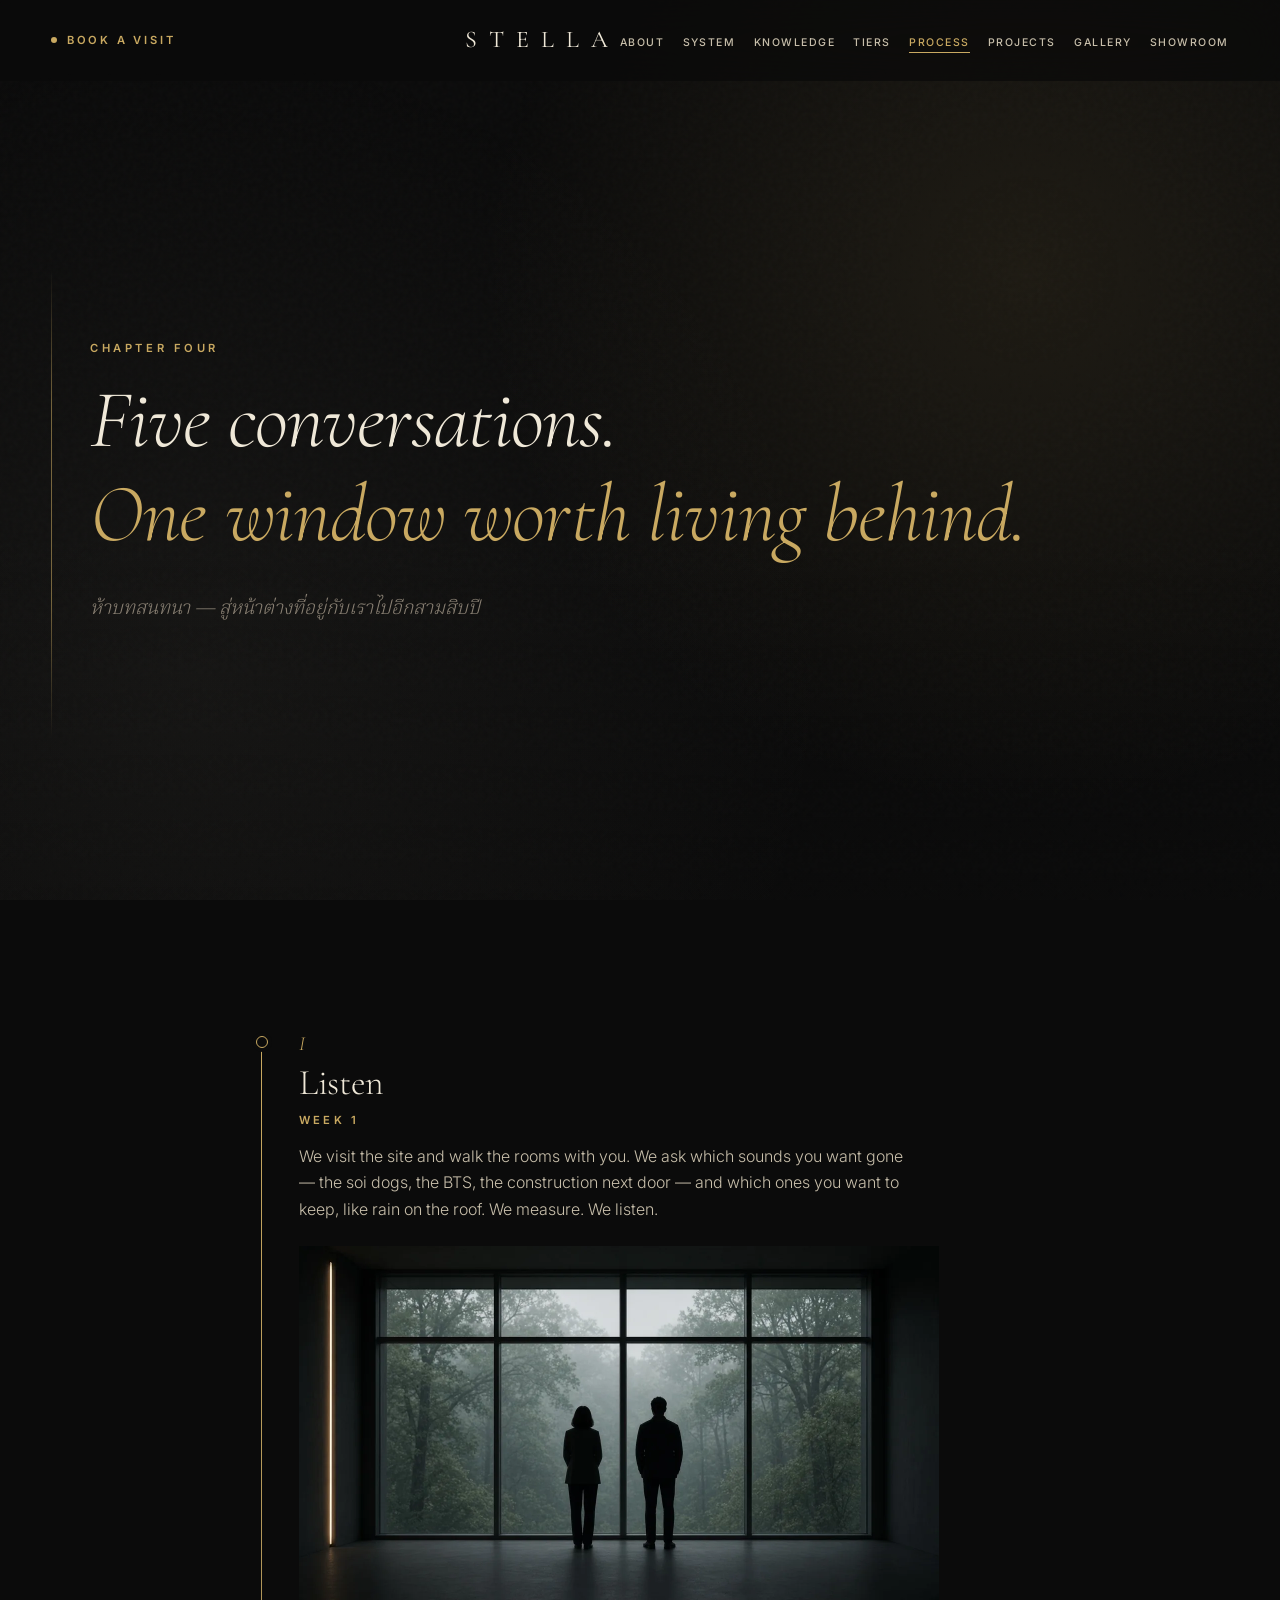
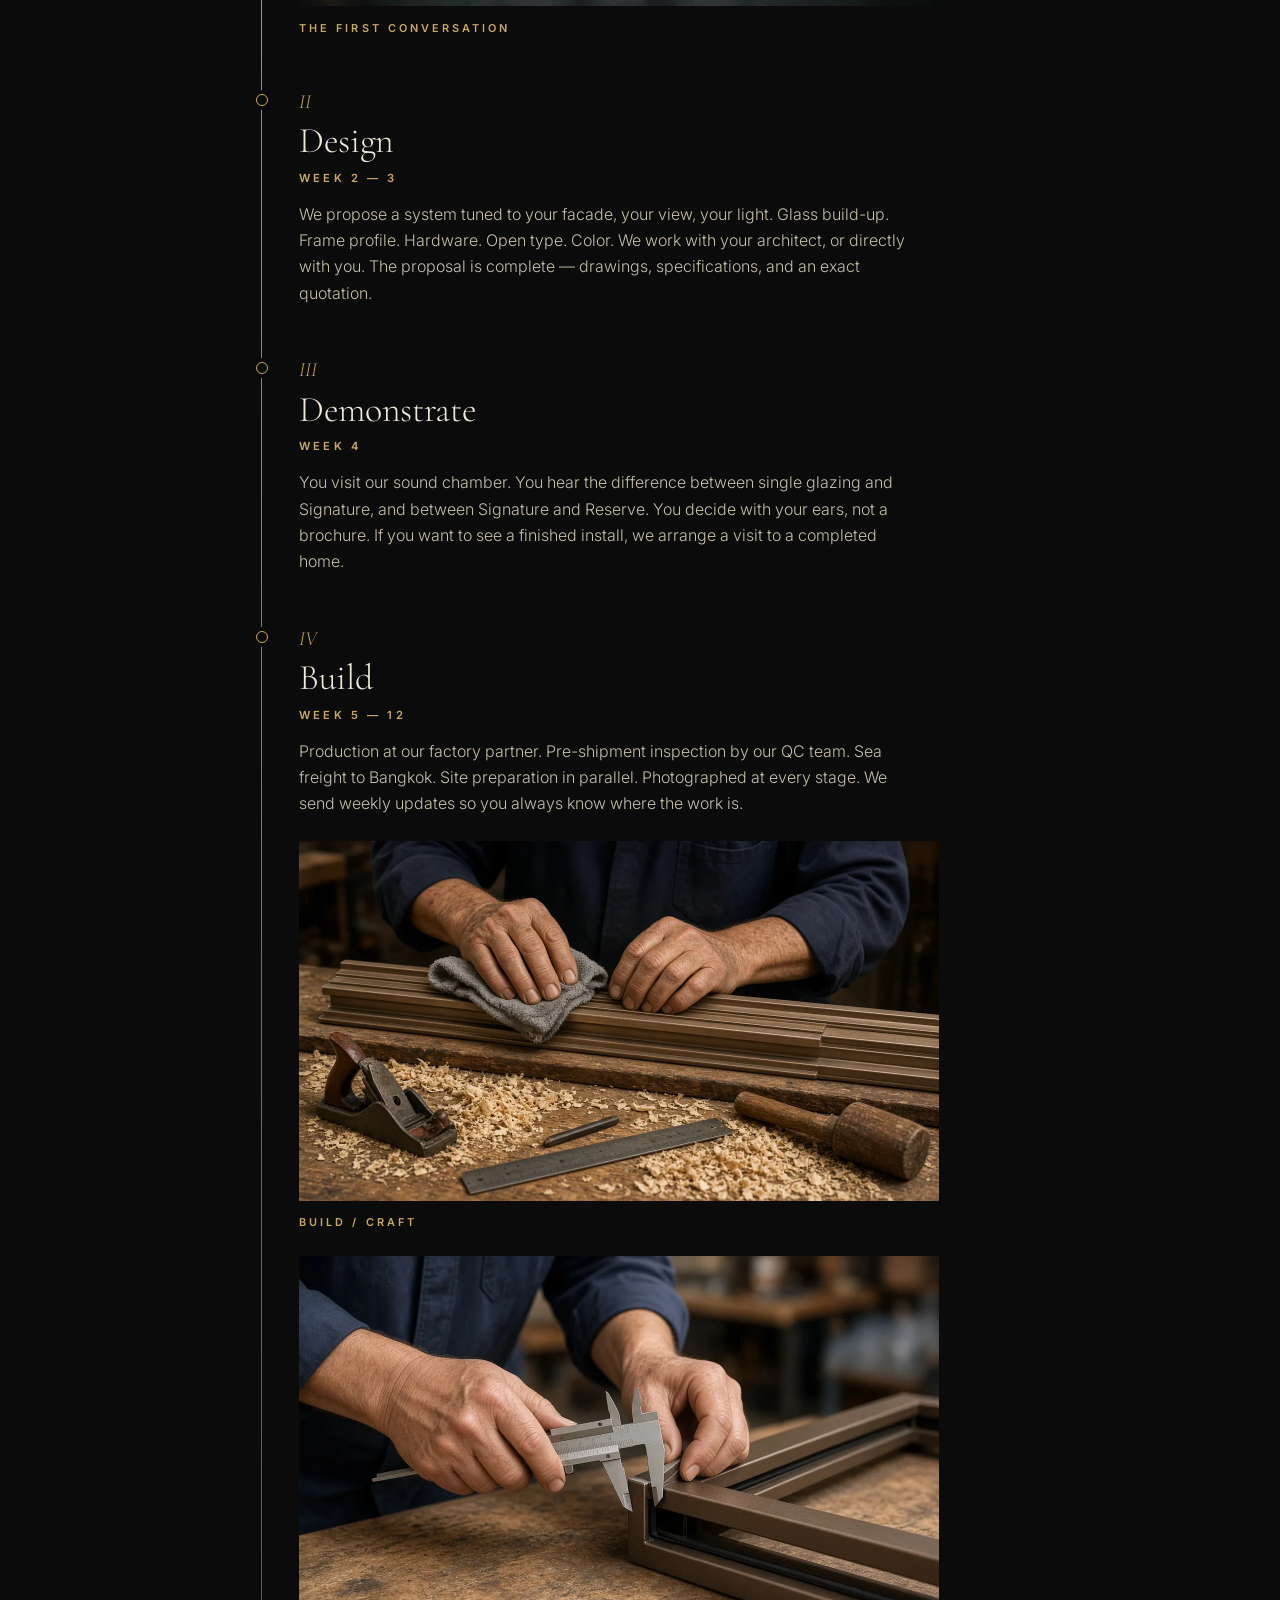
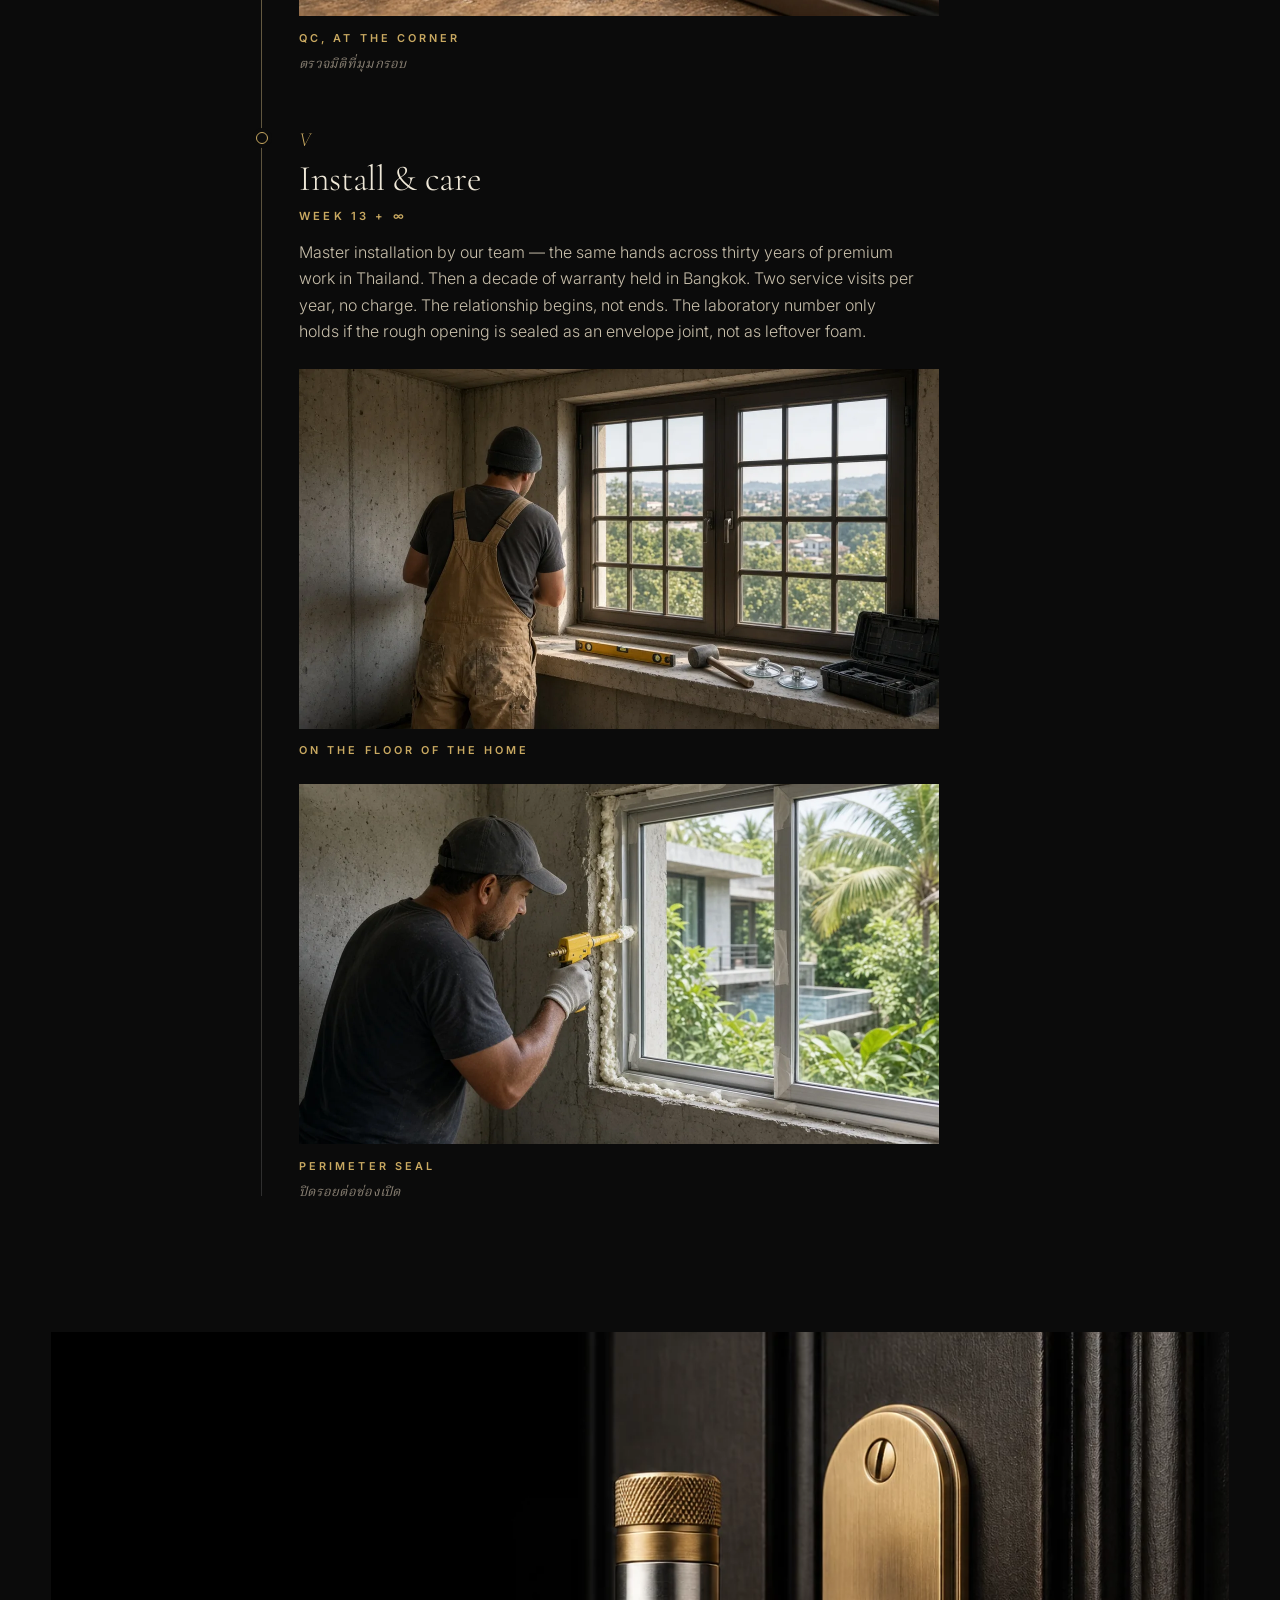
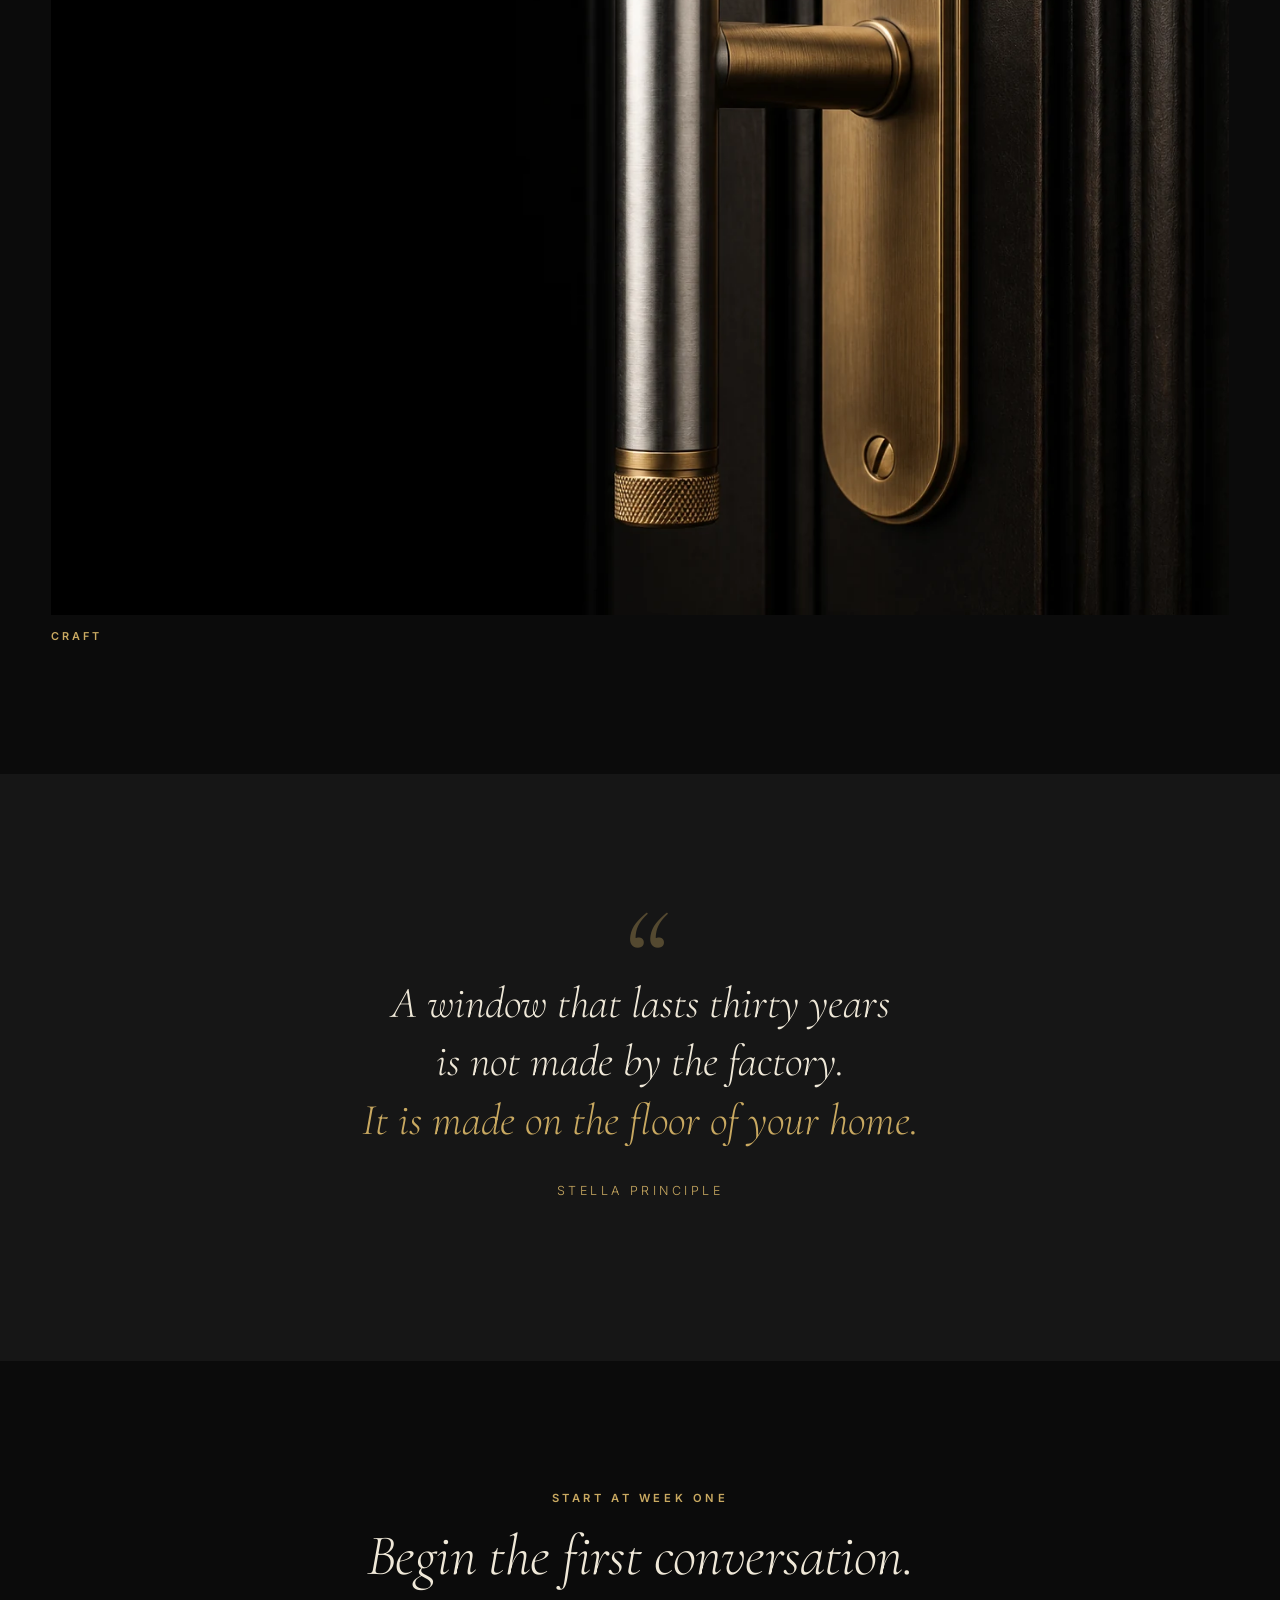
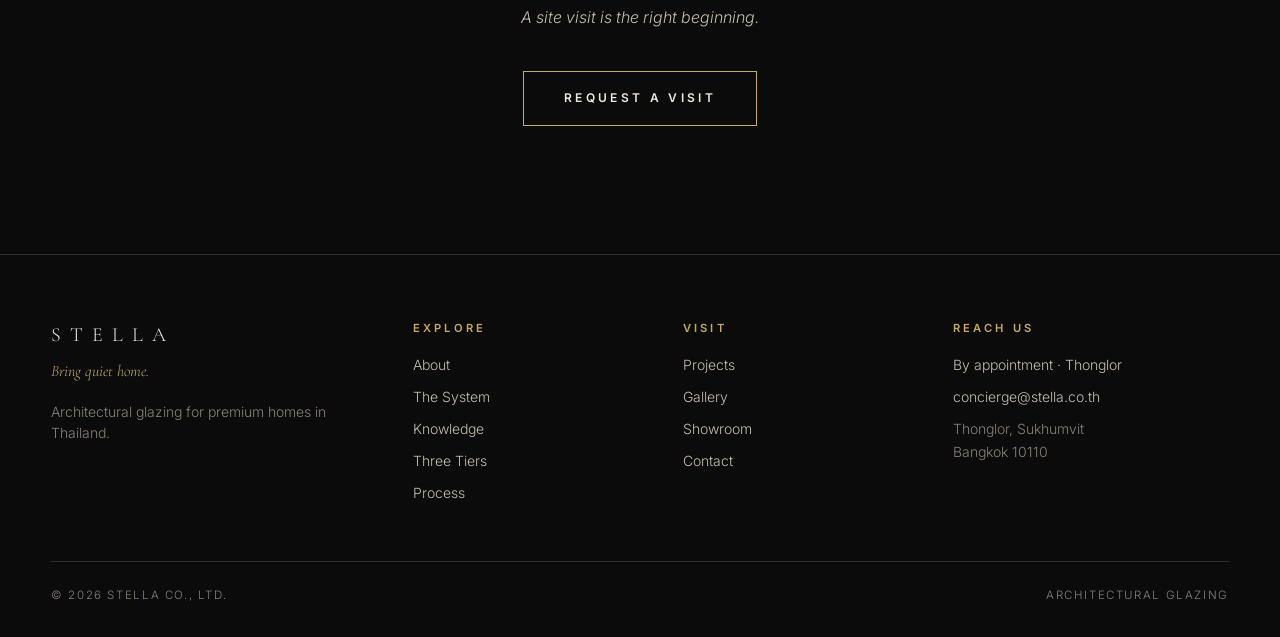
<file: process.html>
<!DOCTYPE html>
<html lang="en">
<head>
<meta charset="UTF-8">
<meta name="viewport" content="width=device-width, initial-scale=1.0">

<!-- SEO -->
<title>Process — Five Conversations | STELLA</title>
<meta name="description" content="From first site visit to install. Five steps over thirteen weeks. Listen. Design. Demonstrate. Build. Install and care.">
<link rel="canonical" href="https://vutti14.github.io/stella-website/process">

<!-- Open Graph -->
<meta property="og:title" content="Process — Five Conversations | STELLA">
<meta property="og:description" content="From first site visit to install. Five steps over thirteen weeks. Listen. Design. Demonstrate. Build. Install and care.">
<meta property="og:type" content="website">
<meta property="og:url" content="https://vutti14.github.io/stella-website/process">
<meta property="og:image" content="https://vutti14.github.io/stella-website/og-image.png">
<meta property="og:image:width" content="1200">
<meta property="og:image:height" content="630">
<meta property="og:locale" content="en_US">
<meta property="og:locale:alternate" content="th_TH">
<meta property="og:site_name" content="STELLA">

<!-- Twitter Card -->
<meta name="twitter:card" content="summary_large_image">
<meta name="twitter:title" content="Process — Five Conversations | STELLA">
<meta name="twitter:description" content="From first site visit to install. Five steps over thirteen weeks. Listen. Design. Demonstrate. Build. Install and care.">
<meta name="twitter:image" content="https://vutti14.github.io/stella-website/og-image.png">

<!-- Favicon -->
<link rel="icon" type="image/svg+xml" href="favicon.svg">

<!-- Theme color (mobile browser chrome) -->
<meta name="theme-color" content="#0E0E0E">

<!-- Stylesheet -->
<link rel="stylesheet" href="styles.css">
</head>
<body>
<a href="#main" class="skip">Skip to content</a>



<nav class="nav">
  <a href="showroom" class="nav-cta">Book a visit</a>
  <a href="./" class="nav-logo">STELLA</a>
  <ul class="nav-menu" id="primary-menu">
    <li><a href="about">About</a></li>
    <li><a href="system">System</a></li>
    <li><a href="knowledge">Knowledge</a></li>
    <li><a href="tiers">Tiers</a></li>
    <li><a href="process" class="active">Process</a></li>
    <li><a href="projects">Projects</a></li>
    <li><a href="gallery">Gallery</a></li>
    <li><a href="showroom">Showroom</a></li>
  </ul>
  <button class="nav-toggle" aria-label="Open menu" aria-expanded="false" aria-controls="primary-menu">
    <span></span><span></span><span></span>
  </button>
</nav>

<!-- ═══ HERO ═══ -->
<main id="main">
<section class="hero">
  <div class="hero-content">
    <p class="reveal kicker mb-2">CHAPTER FOUR</p>
    <h1 class="hero-line reveal delay-1">Five conversations.<br><span class="gold">One window worth living behind.</span></h1>
    <p class="hero-thai reveal delay-2">ห้าบทสนทนา — สู่หน้าต่างที่อยู่กับเราไปอีกสามสิบปี</p>
  </div>
</section>

<!-- ═══ TIMELINE ═══ -->
<section class="section">
  <div class="container" style="max-width: 880px;">
    <div class="process-list">
      <div class="process-step reveal">
        <p class="process-rom">I</p>
        <h3 class="process-title">Listen</h3>
        <p class="process-time">WEEK 1</p>
        <p class="process-body">We visit the site and walk the rooms with you. We ask which sounds you want gone — the soi dogs, the BTS, the construction next door — and which ones you want to keep, like rain on the roof. We measure. We listen.</p>
        <figure class="process-photo">
          <img
            src="images/process-listen.webp"
            alt="Two people standing in silhouette before a wall of dark-framed windows, looking out at misted trees."
            loading="lazy"
            width="1280"
            height="720"
          >
          <figcaption class="photo-caption">The first conversation</figcaption>
        </figure>
      </div>

      <div class="process-step reveal">
        <p class="process-rom">II</p>
        <h3 class="process-title">Design</h3>
        <p class="process-time">WEEK 2 — 3</p>
        <p class="process-body">We propose a system tuned to your facade, your view, your light. Glass build-up. Frame profile. Hardware. Open type. Color. We work with your architect, or directly with you. The proposal is complete — drawings, specifications, and an exact quotation.</p>
      </div>

      <div class="process-step reveal">
        <p class="process-rom">III</p>
        <h3 class="process-title">Demonstrate</h3>
        <p class="process-time">WEEK 4</p>
        <p class="process-body">You visit our sound chamber. You hear the difference between single glazing and Signature, and between Signature and Reserve. You decide with your ears, not a brochure. If you want to see a finished install, we arrange a visit to a completed home.</p>
      </div>

      <div class="process-step reveal">
        <p class="process-rom">IV</p>
        <h3 class="process-title">Build</h3>
        <p class="process-time">WEEK 5 — 12</p>
        <p class="process-body">Production at our factory partner. Pre-shipment inspection by our QC team. Sea freight to Bangkok. Site preparation in parallel. Photographed at every stage. We send weekly updates so you always know where the work is.</p>
        <figure class="process-photo">
          <img
            src="images/process-craft-hands.webp"
            alt="Craftsman's hands polishing a bronze window-frame extrusion on a wooden workbench among wood shavings."
            loading="lazy"
            width="1280"
            height="720"
          >
          <figcaption class="photo-caption">Build / Craft</figcaption>
        </figure>
        <figure class="process-photo">
          <img
            src="images/tech-qc-caliper.webp"
            alt="Craftsman's hands measuring a bronze window-frame corner with a stainless vernier caliper."
            loading="lazy"
            width="1280"
            height="720"
          >
          <figcaption class="photo-caption">
            QC, at the corner
            <span class="caption-th">ตรวจมิติที่มุมกรอบ</span>
          </figcaption>
        </figure>
      </div>

      <div class="process-step reveal">
        <p class="process-rom">V</p>
        <h3 class="process-title">Install &amp; care</h3>
        <p class="process-time">WEEK 13 + ∞</p>
        <p class="process-body">Master installation by our team — the same hands across thirty years of premium work in Thailand. Then a decade of warranty held in Bangkok. Two service visits per year, no charge. The relationship begins, not ends. The laboratory number only holds if the rough opening is sealed as an envelope joint, not as leftover foam.</p>
        <figure class="process-photo">
          <img
            src="images/process-install.webp"
            alt="Installer in overalls fitting a dark divided-light window in an unfinished concrete room, with a level and tools on the sill."
            loading="lazy"
            width="1280"
            height="720"
          >
          <figcaption class="photo-caption">On the floor of the home</figcaption>
        </figure>
        <figure class="process-photo">
          <img
            src="images/tech-install-seal.webp"
            alt="Installer applying expanding foam around an aluminum window in a raw concrete wall opening."
            loading="lazy"
            width="1280"
            height="720"
          >
          <figcaption class="photo-caption">
            Perimeter seal
            <span class="caption-th">ปิดรอยต่อช่องเปิด</span>
          </figcaption>
        </figure>
      </div>
    </div>
  </div>
</section>

<section class="section" style="padding-top: 0;">
  <div class="container">
    <figure class="craft-photo reveal">
      <img
        src="images/craft-hardware.webp"
        alt="Macro photograph of a brass and steel handle on a dark, vertically paneled door."
        loading="lazy"
        width="1536"
        height="1024"
      >
      <figcaption class="photo-caption">Craft</figcaption>
    </figure>
  </div>
</section>

<!-- ═══ PULL QUOTE ═══ -->
<section class="section" style="background: var(--ink-2);">
  <div class="container">
    <div class="pullquote">
      <p class="pullquote-text">A window that lasts thirty years<br>is not made by the factory.<br><span class="gold">It is made on the floor of your home.</span></p>
      <p class="pullquote-attr">STELLA principle</p>
    </div>
  </div>
</section>

<!-- ═══ CTA ═══ -->
<section class="section">
  <div class="container text-center">
    <p class="kicker">START AT WEEK ONE</p>
    <h2 class="cream mt-2 reveal">Begin the first conversation.</h2>
    <p class="body-m mt-2" style="font-style: italic;">A site visit is the right beginning.</p>
    <div class="mt-4">
      <a href="showroom" class="btn">Request a visit</a>
    </div>
  </div>
</section>

</main>

<!-- ═══ FOOTER ═══ -->
<footer class="footer">
  <div class="footer-grid">
    <div>
      <p class="footer-logo">STELLA</p>
      <p class="footer-tag">Bring quiet home.</p>
      <p class="body-s mt-2">Architectural glazing for premium homes in Thailand.</p>
    </div>
    <div>
      <p class="footer-heading">Explore</p>
      <ul>
        <li><a href="about">About</a></li>
        <li><a href="system">The System</a></li>
        <li><a href="knowledge">Knowledge</a></li>
        <li><a href="tiers">Three Tiers</a></li>
        <li><a href="process">Process</a></li>
      </ul>
    </div>
    <div>
      <p class="footer-heading">Visit</p>
      <ul>
        <li><a href="projects">Projects</a></li>
        <li><a href="gallery">Gallery</a></li>
        <li><a href="showroom">Showroom</a></li>
        <li><a href="contact">Contact</a></li>
      </ul>
    </div>
    <div>
      <p class="footer-heading">Reach Us</p>
      <ul>
        <li><a href="showroom">By appointment · Thonglor</a></li>
        <li><a href="mailto:concierge@stella.co.th">concierge@stella.co.th</a></li>
        <li>Thonglor, Sukhumvit<br>Bangkok 10110</li>
      </ul>
    </div>
  </div>
  <div class="footer-bottom">
    <span>© 2026 STELLA Co., Ltd.</span>
    <span>Architectural Glazing</span>
  </div>
</footer>

<script src="scripts.js" defer></script>

</body>
</html>
</file>
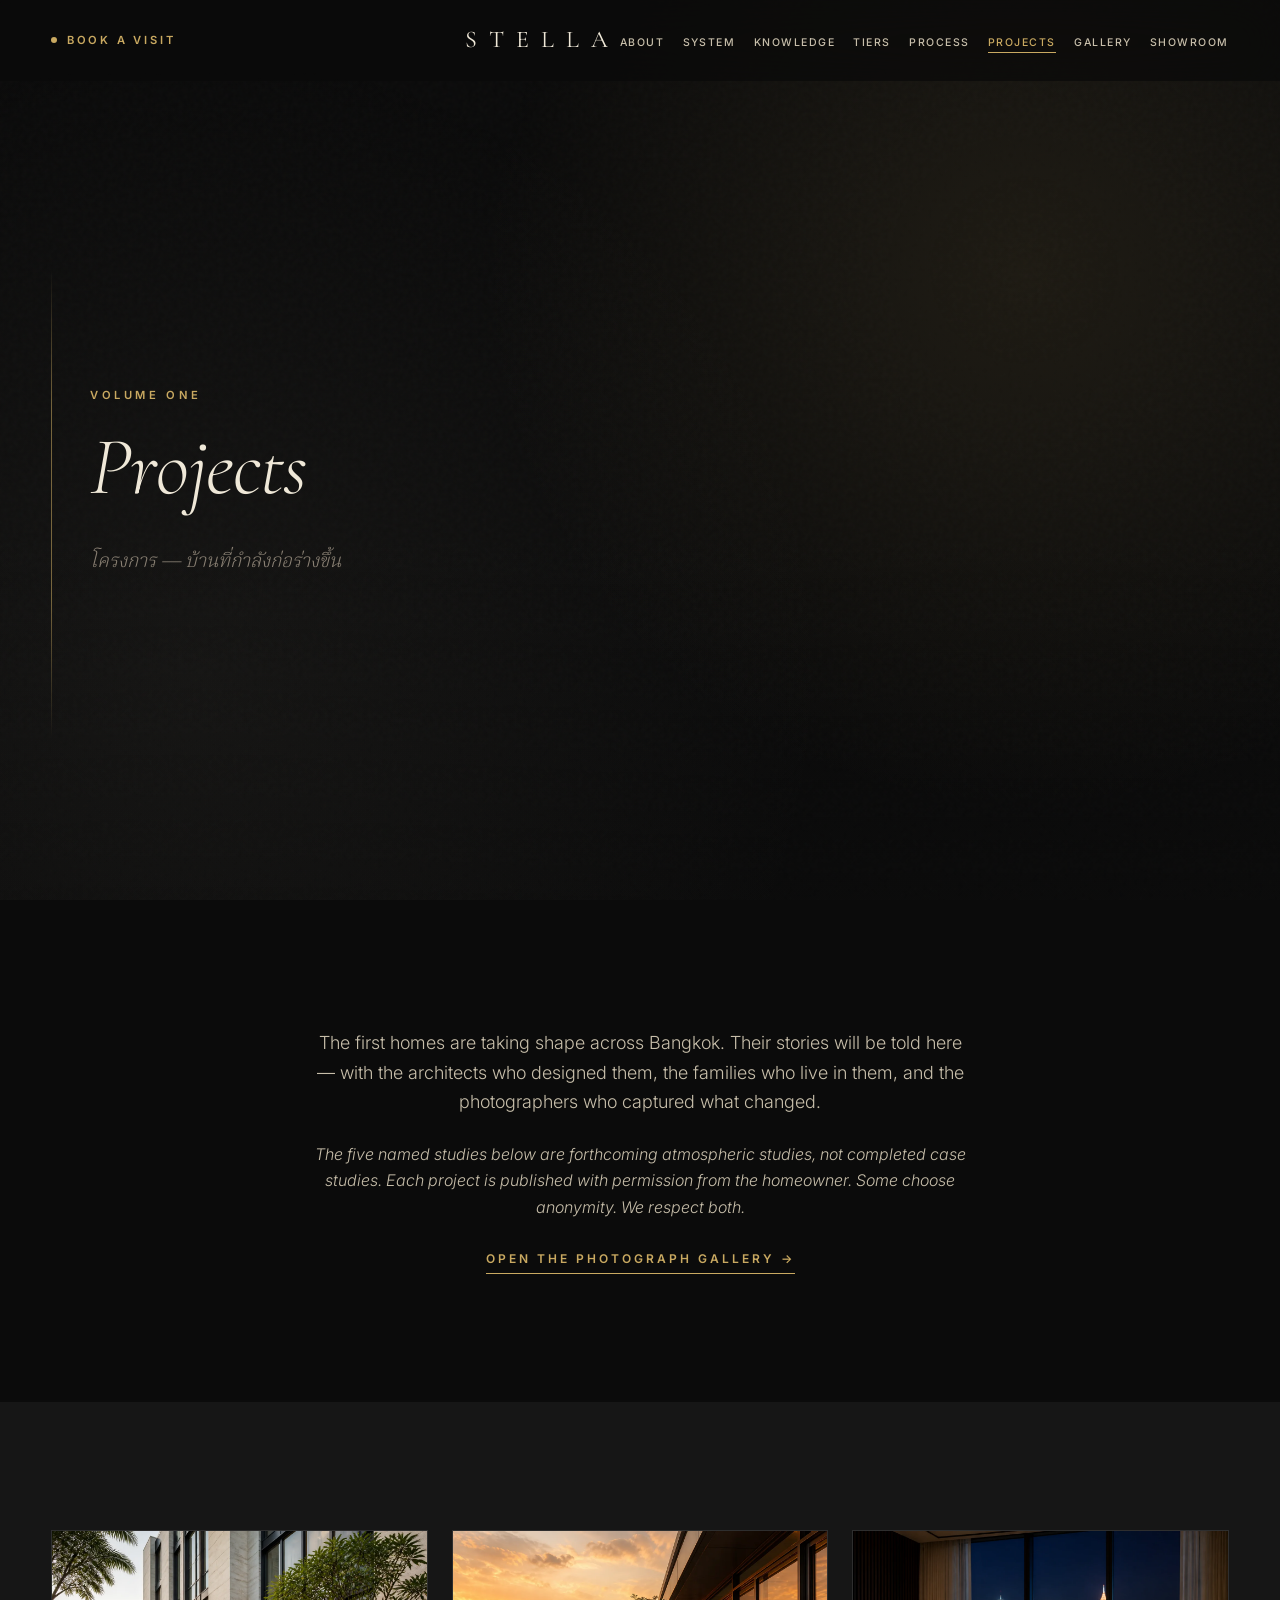
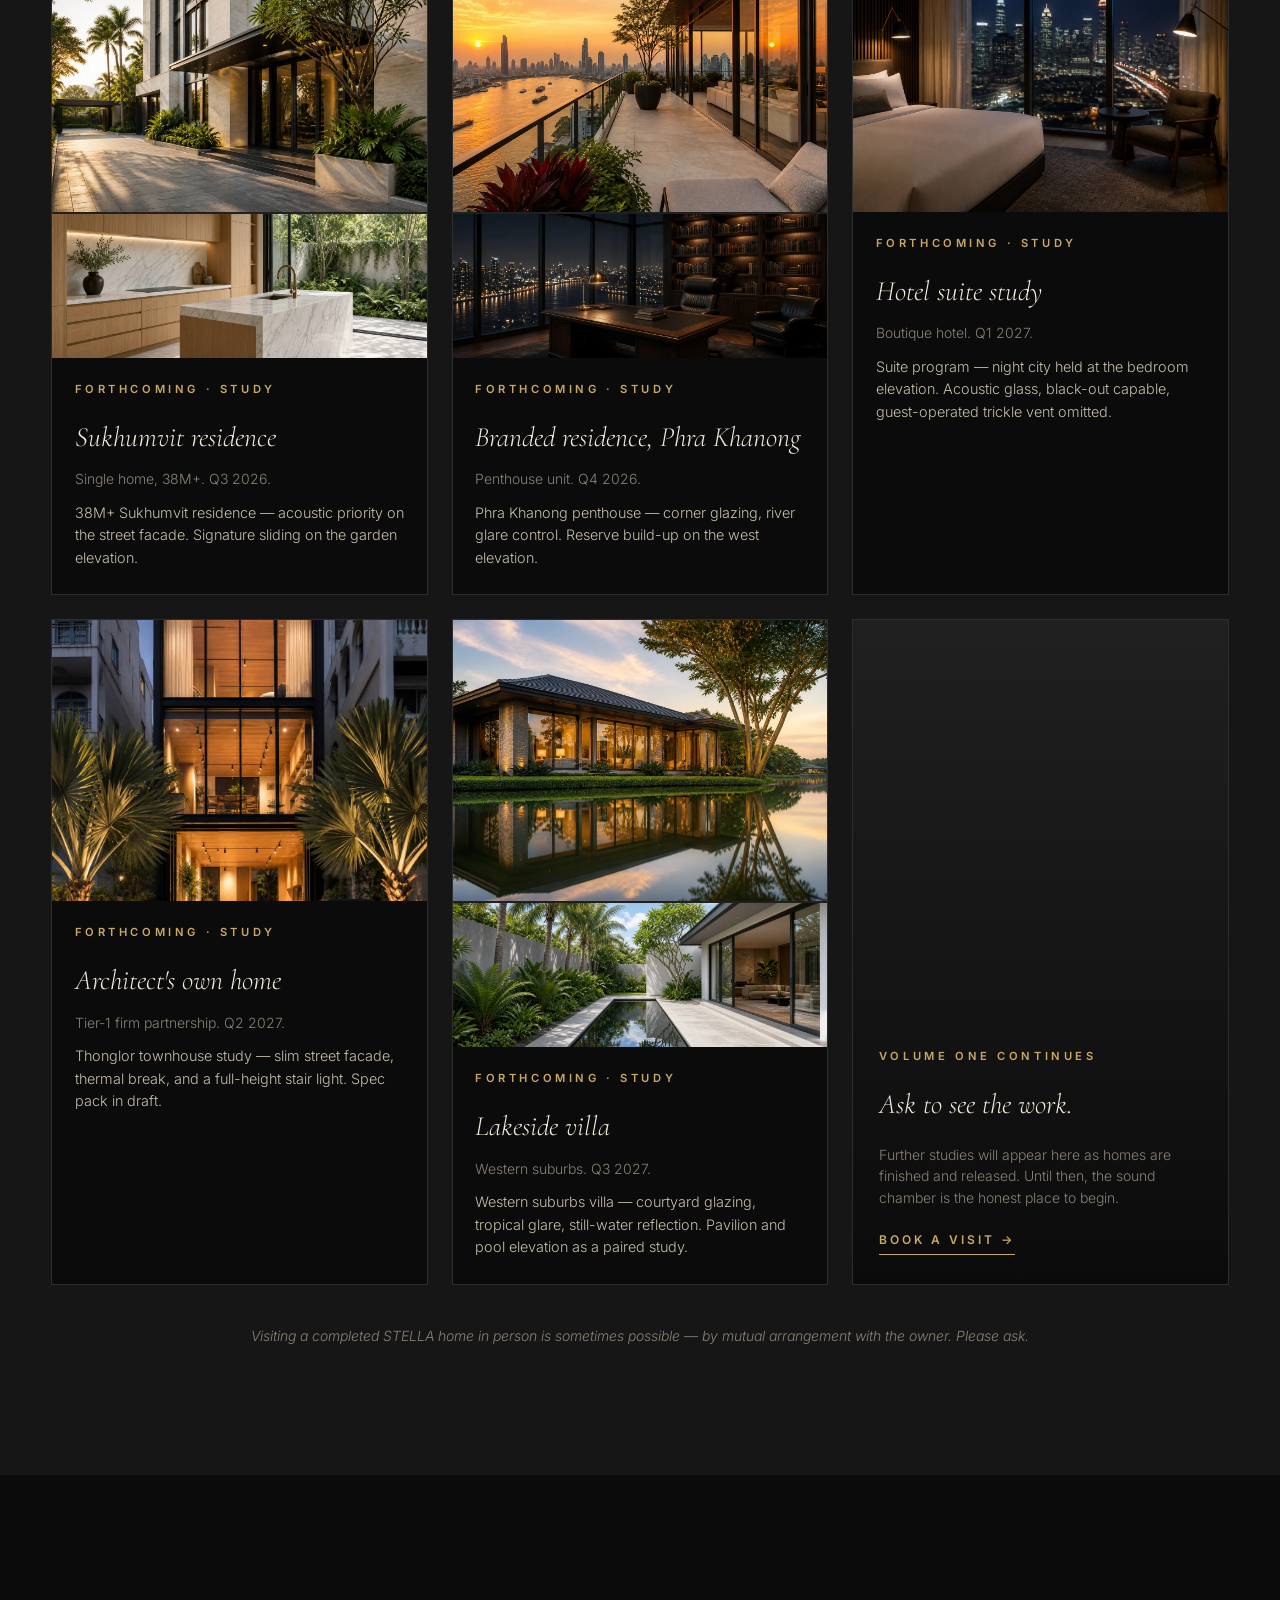
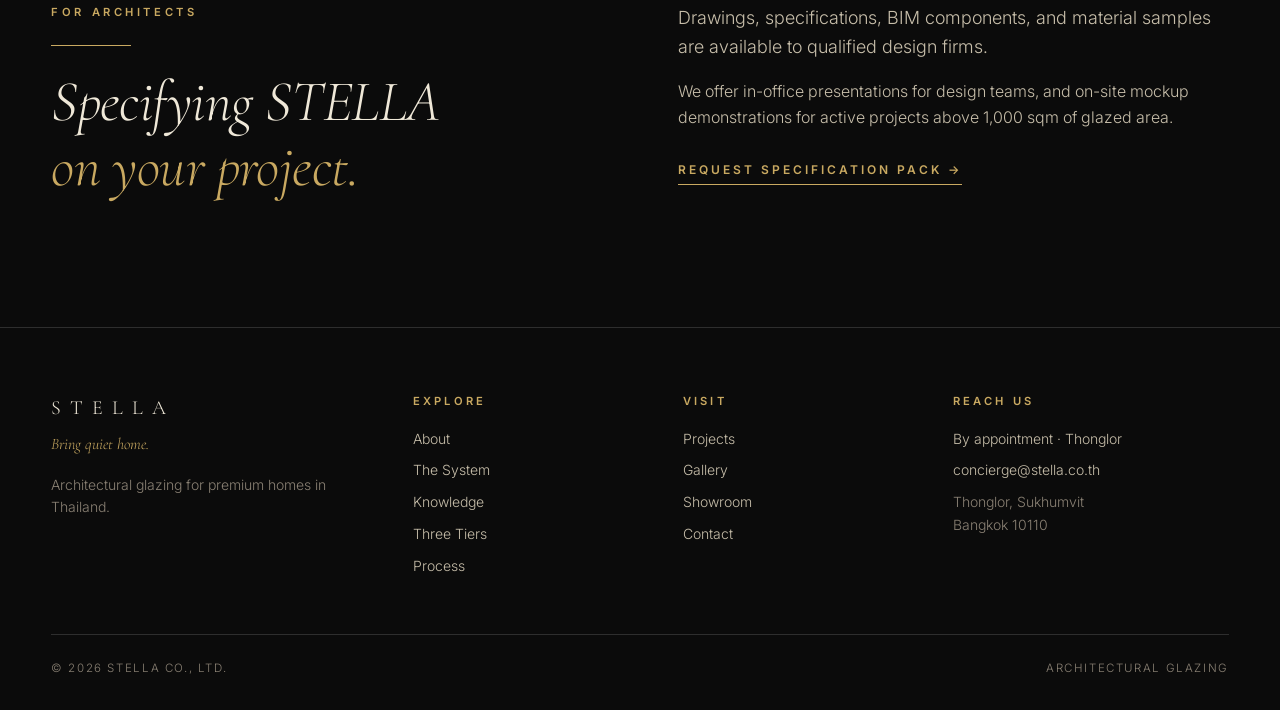
<file: projects.html>
<!DOCTYPE html>
<html lang="en">
<head>
<meta charset="UTF-8">
<meta name="viewport" content="width=device-width, initial-scale=1.0">

<!-- SEO -->
<title>Projects — Volume One | STELLA</title>
<meta name="description" content="The first STELLA homes are taking shape across Bangkok. Their stories will be told here, with the architects who designed them.">
<link rel="canonical" href="https://vutti14.github.io/stella-website/projects">

<!-- Open Graph -->
<meta property="og:title" content="Projects — Volume One | STELLA">
<meta property="og:description" content="The first STELLA homes are taking shape across Bangkok. Their stories will be told here, with the architects who designed them.">
<meta property="og:type" content="website">
<meta property="og:url" content="https://vutti14.github.io/stella-website/projects">
<meta property="og:image" content="https://vutti14.github.io/stella-website/og-image.png">
<meta property="og:image:width" content="1200">
<meta property="og:image:height" content="630">
<meta property="og:locale" content="en_US">
<meta property="og:locale:alternate" content="th_TH">
<meta property="og:site_name" content="STELLA">

<!-- Twitter Card -->
<meta name="twitter:card" content="summary_large_image">
<meta name="twitter:title" content="Projects — Volume One | STELLA">
<meta name="twitter:description" content="The first STELLA homes are taking shape across Bangkok. Their stories will be told here, with the architects who designed them.">
<meta name="twitter:image" content="https://vutti14.github.io/stella-website/og-image.png">

<!-- Favicon -->
<link rel="icon" type="image/svg+xml" href="favicon.svg">

<!-- Theme color (mobile browser chrome) -->
<meta name="theme-color" content="#0E0E0E">

<!-- Stylesheet -->
<link rel="stylesheet" href="styles.css">
</head>
<body>
<a href="#main" class="skip">Skip to content</a>



<nav class="nav">
  <a href="showroom" class="nav-cta">Book a visit</a>
  <a href="./" class="nav-logo">STELLA</a>
  <ul class="nav-menu" id="primary-menu">
    <li><a href="about">About</a></li>
    <li><a href="system">System</a></li>
    <li><a href="knowledge">Knowledge</a></li>
    <li><a href="tiers">Tiers</a></li>
    <li><a href="process">Process</a></li>
    <li><a href="projects" class="active">Projects</a></li>
    <li><a href="gallery">Gallery</a></li>
    <li><a href="showroom">Showroom</a></li>
  </ul>
  <button class="nav-toggle" aria-label="Open menu" aria-expanded="false" aria-controls="primary-menu">
    <span></span><span></span><span></span>
  </button>
</nav>

<!-- ═══ HERO ═══ -->
<main id="main">
<section class="hero">
  <div class="hero-content">
    <p class="reveal kicker mb-2">VOLUME ONE</p>
    <h1 class="hero-line reveal delay-1">Projects</h1>
    <p class="hero-thai reveal delay-2">โครงการ — บ้านที่กำลังก่อร่างขึ้น</p>
  </div>
</section>

<!-- ═══ INTRO ═══ -->
<section class="section">
  <div class="container" style="max-width: 760px;">
    <div class="text-center">
      <p class="body-l">The first homes are taking shape across Bangkok. Their stories will be told here — with the architects who designed them, the families who live in them, and the photographers who captured what changed.</p>
      <p class="body-m mt-3" style="font-style: italic;">The five named studies below are forthcoming atmospheric studies, not completed case studies. Each project is published with permission from the homeowner. Some choose anonymity. We respect both.</p>
      <p class="mt-3"><a href="gallery" class="btn-text">Open the photograph gallery →</a></p>
    </div>
  </div>
</section>

<!-- ═══ PROJECTS GRID ═══ -->
<section class="section" style="background: var(--ink-2);">
  <div class="container">
    <div class="projects-grid">
      <article class="project-card reveal">
        <div class="project-card-media project-card-media-pair">
          <img
            src="images/project-sukhumvit.webp"
            alt="Stone-and-glass Sukhumvit residence exterior with dark-framed windows and tropical landscaping at golden hour."
            loading="lazy"
            width="1536"
            height="1024"
          >
          <img
            src="images/gallery-kitchen-pivot.webp"
            alt="Study view: oak kitchen opening through black-framed glass to a courtyard, as proposed for the garden elevation."
            loading="lazy"
            width="1280"
            height="720"
          >
        </div>
        <div class="project-card-body">
          <p class="kicker">FORTHCOMING · STUDY</p>
          <p class="project-coming mt-2">Sukhumvit residence</p>
          <p class="body-s mt-1">Single home, 38M+. Q3 2026.</p>
          <p class="project-brief">38M+ Sukhumvit residence — acoustic priority on the street facade. Signature sliding on the garden elevation.</p>
        </div>
      </article>

      <article class="project-card reveal">
        <div class="project-card-media project-card-media-pair">
          <img
            src="images/project-riverside.webp"
            alt="Penthouse terrace at sunset with floor-to-ceiling glass looking over a wide river and city skyline."
            loading="lazy"
            width="1536"
            height="1024"
          >
          <img
            src="images/gallery-corner-library.webp"
            alt="Study view: night corner library with river-city glazing and warm brass desk light."
            loading="lazy"
            width="1280"
            height="720"
          >
        </div>
        <div class="project-card-body">
          <p class="kicker">FORTHCOMING · STUDY</p>
          <p class="project-coming mt-2">Branded residence, Phra Khanong</p>
          <p class="body-s mt-1">Penthouse unit. Q4 2026.</p>
          <p class="project-brief">Phra Khanong penthouse — corner glazing, river glare control. Reserve build-up on the west elevation.</p>
        </div>
      </article>

      <article class="project-card reveal">
        <div class="project-card-media">
          <img
            src="images/project-hotel-suite.webp"
            alt="Boutique hotel suite at night with a three-pane window wall overlooking a glowing city skyline."
            loading="lazy"
            width="1536"
            height="1024"
          >
        </div>
        <div class="project-card-body">
          <p class="kicker">FORTHCOMING · STUDY</p>
          <p class="project-coming mt-2">Hotel suite study</p>
          <p class="body-s mt-1">Boutique hotel. Q1 2027.</p>
          <p class="project-brief">Suite program — night city held at the bedroom elevation. Acoustic glass, black-out capable, guest-operated trickle vent omitted.</p>
        </div>
      </article>

      <article class="project-card reveal">
        <div class="project-card-media">
          <img
            src="images/project-thonglor.webp"
            alt="Slim three-story townhouse at dusk with a glowing glass facade, dark metal framing, and warm wooden interiors."
            loading="lazy"
            width="1024"
            height="1536"
          >
        </div>
        <div class="project-card-body">
          <p class="kicker">FORTHCOMING · STUDY</p>
          <p class="project-coming mt-2">Architect's own home</p>
          <p class="body-s mt-1">Tier-1 firm partnership. Q2 2027.</p>
          <p class="project-brief">Thonglor townhouse study — slim street facade, thermal break, and a full-height stair light. Spec pack in draft.</p>
        </div>
      </article>

      <article class="project-card reveal">
        <div class="project-card-media project-card-media-pair">
          <img
            src="images/project-lakeside.webp"
            alt="Lakeside villa at golden hour with floor-to-ceiling glass walls reflected in still water."
            loading="lazy"
            width="1536"
            height="1024"
          >
          <img
            src="images/project-courtyard-pool.webp"
            alt="Study view: courtyard pavilion with a reflecting pool and sliding glass walls."
            loading="lazy"
            width="1280"
            height="720"
          >
        </div>
        <div class="project-card-body">
          <p class="kicker">FORTHCOMING · STUDY</p>
          <p class="project-coming mt-2">Lakeside villa</p>
          <p class="body-s mt-1">Western suburbs. Q3 2027.</p>
          <p class="project-brief">Western suburbs villa — courtyard glazing, tropical glare, still-water reflection. Pavilion and pool elevation as a paired study.</p>
        </div>
      </article>

      <article class="project-card project-cta reveal">
        <div class="project-cta-body">
          <p class="kicker">VOLUME ONE CONTINUES</p>
          <p class="project-coming mt-2">Ask to see the work.</p>
          <p class="body-s mt-2">Further studies will appear here as homes are finished and released. Until then, the sound chamber is the honest place to begin.</p>
          <a href="showroom" class="btn-text mt-3">Book a visit →</a>
        </div>
      </article>
    </div>

    <p class="body-s text-center mt-4" style="font-style: italic;">Visiting a completed STELLA home in person is sometimes possible — by mutual arrangement with the owner. Please ask.</p>
  </div>
</section>

<!-- ═══ ARCHITECT CTA ═══ -->
<section class="section">
  <div class="container">
    <div class="spread-2col">
      <div>
        <p class="kicker mb-2">FOR ARCHITECTS</p>
        <hr class="hairline" style="margin-left:0;">
        <h2 class="cream reveal">Specifying STELLA<br><span class="gold">on your project.</span></h2>
      </div>
      <div>
        <p class="body-l">Drawings, specifications, BIM components, and material samples are available to qualified design firms.</p>
        <p class="body-m mt-2">We offer in-office presentations for design teams, and on-site mockup demonstrations for active projects above 1,000 sqm of glazed area.</p>
        <div class="mt-3">
          <a href="contact" class="btn-text">Request specification pack →</a>
        </div>
      </div>
    </div>
  </div>
</section>

</main>

<!-- ═══ FOOTER ═══ -->
<footer class="footer">
  <div class="footer-grid">
    <div>
      <p class="footer-logo">STELLA</p>
      <p class="footer-tag">Bring quiet home.</p>
      <p class="body-s mt-2">Architectural glazing for premium homes in Thailand.</p>
    </div>
    <div>
      <p class="footer-heading">Explore</p>
      <ul>
        <li><a href="about">About</a></li>
        <li><a href="system">The System</a></li>
        <li><a href="knowledge">Knowledge</a></li>
        <li><a href="tiers">Three Tiers</a></li>
        <li><a href="process">Process</a></li>
      </ul>
    </div>
    <div>
      <p class="footer-heading">Visit</p>
      <ul>
        <li><a href="projects">Projects</a></li>
        <li><a href="gallery">Gallery</a></li>
        <li><a href="showroom">Showroom</a></li>
        <li><a href="contact">Contact</a></li>
      </ul>
    </div>
    <div>
      <p class="footer-heading">Reach Us</p>
      <ul>
        <li><a href="showroom">By appointment · Thonglor</a></li>
        <li><a href="mailto:concierge@stella.co.th">concierge@stella.co.th</a></li>
        <li>Thonglor, Sukhumvit<br>Bangkok 10110</li>
      </ul>
    </div>
  </div>
  <div class="footer-bottom">
    <span>© 2026 STELLA Co., Ltd.</span>
    <span>Architectural Glazing</span>
  </div>
</footer>

<script src="scripts.js" defer></script>

</body>
</html>
</file>
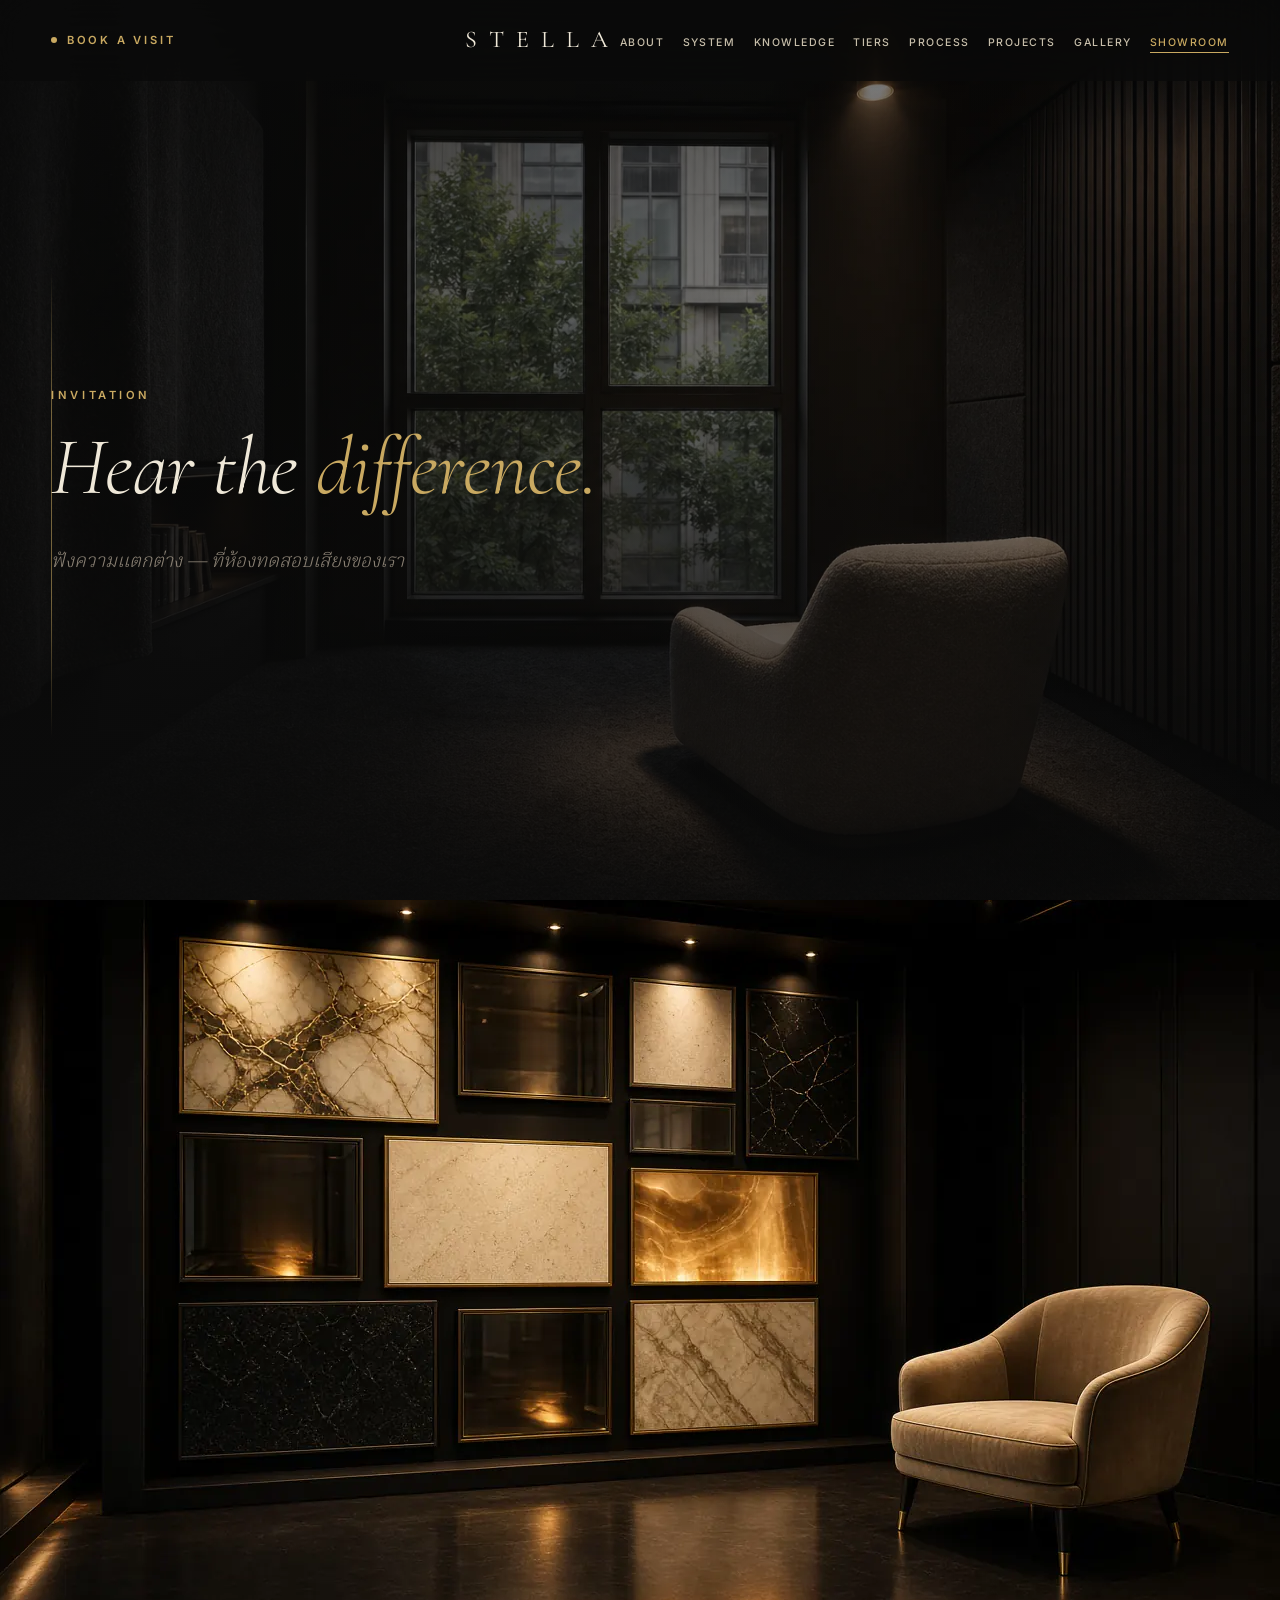
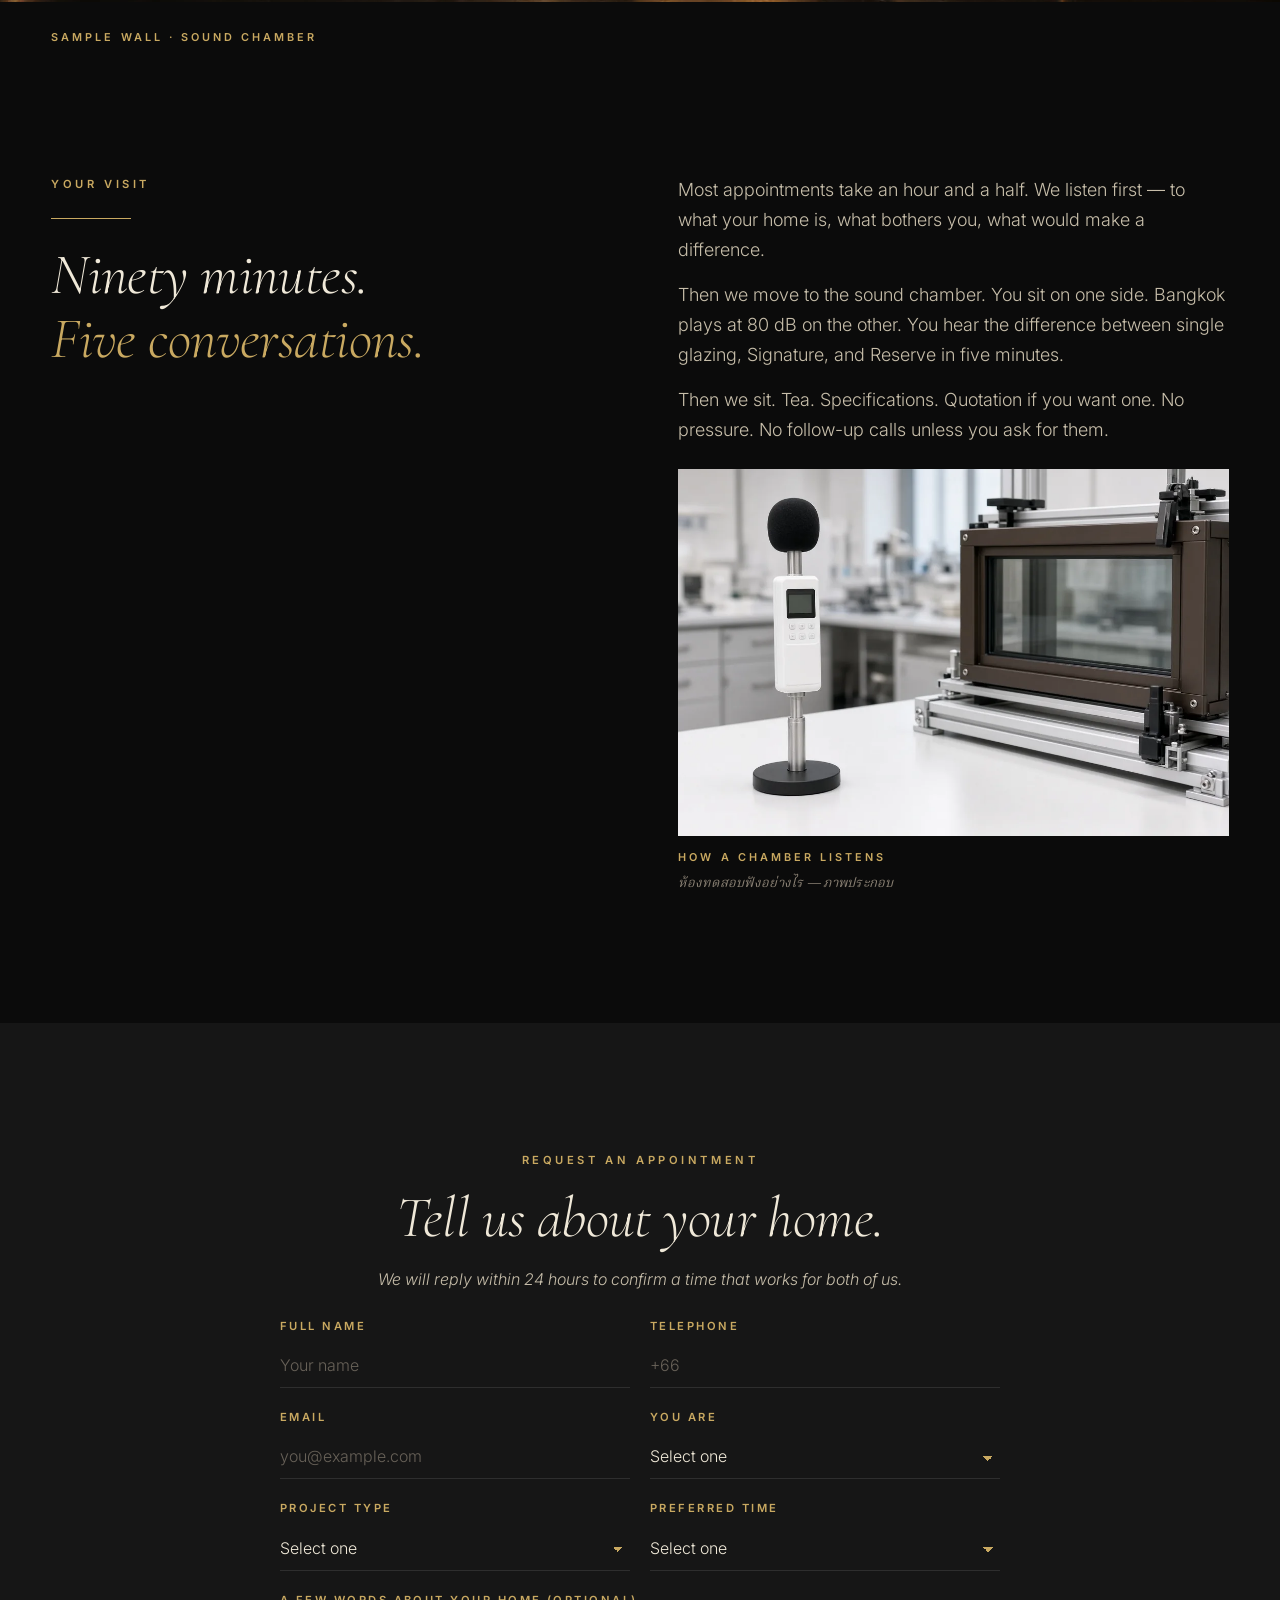
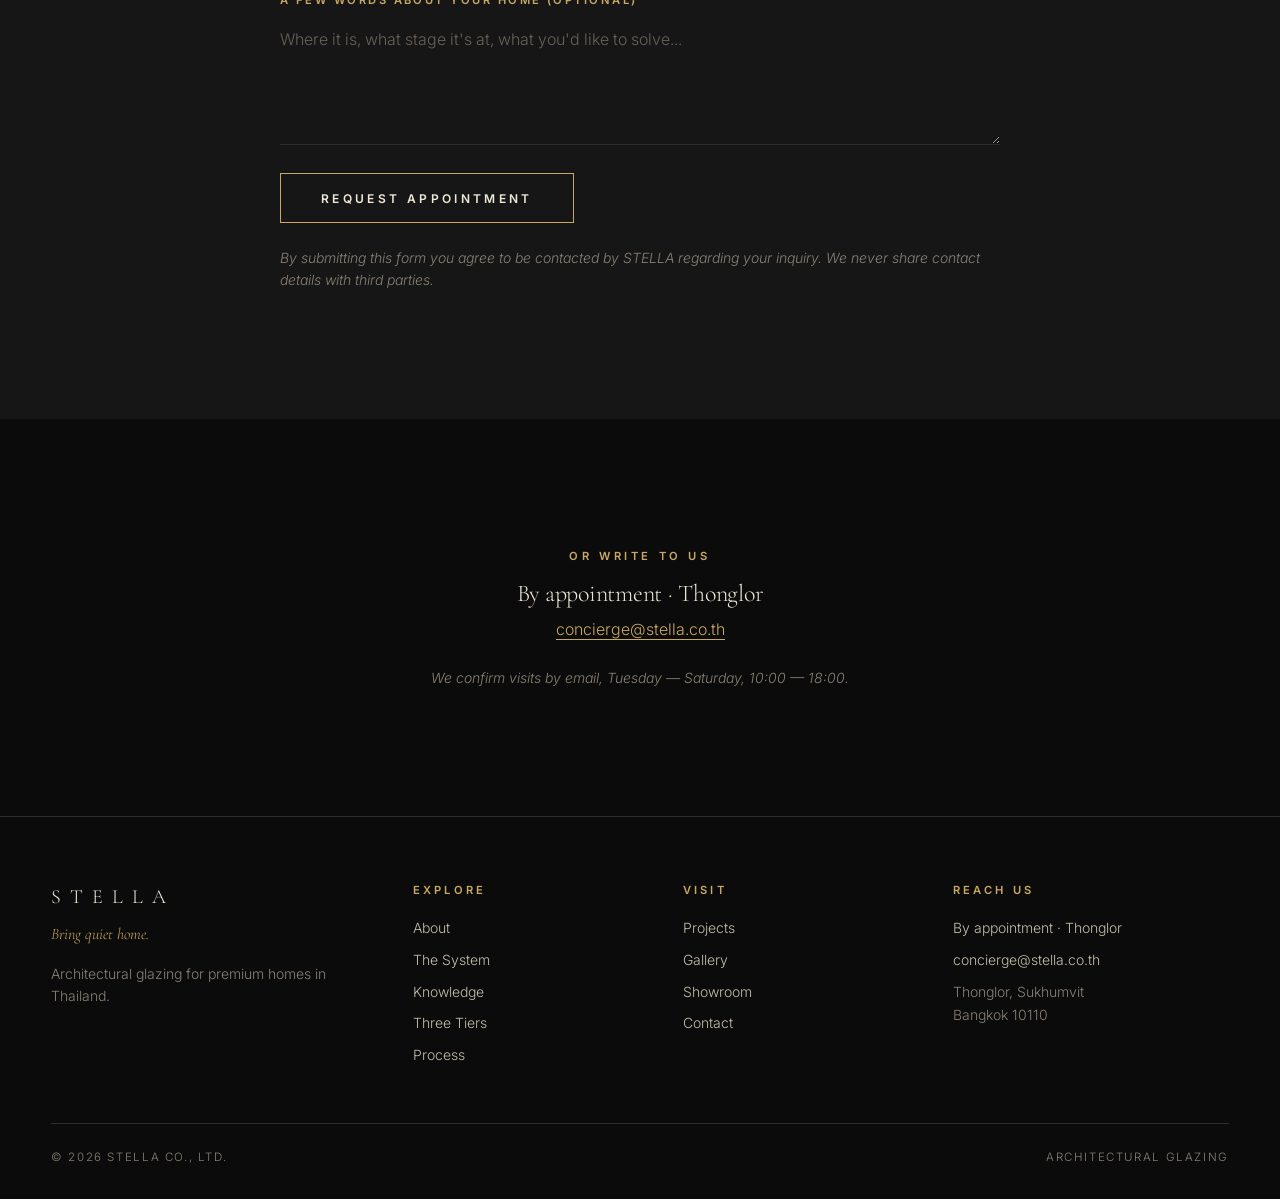
<file: showroom.html>
<!DOCTYPE html>
<html lang="en">
<head>
<meta charset="UTF-8">
<meta name="viewport" content="width=device-width, initial-scale=1.0">

<!-- SEO -->
<title>Showroom — Hear the Difference | STELLA</title>
<meta name="description" content="Book a 90-minute appointment at our Bangkok sound chamber. Hear the difference between Essential, Signature, and Reserve in the same five minutes.">
<link rel="canonical" href="https://vutti14.github.io/stella-website/showroom">

<!-- Open Graph -->
<meta property="og:title" content="Showroom — Hear the Difference | STELLA">
<meta property="og:description" content="Book a 90-minute appointment at our Bangkok sound chamber. Hear the difference between Essential, Signature, and Reserve in the same five minutes.">
<meta property="og:type" content="website">
<meta property="og:url" content="https://vutti14.github.io/stella-website/showroom">
<meta property="og:image" content="https://vutti14.github.io/stella-website/og-image.png">
<meta property="og:image:width" content="1200">
<meta property="og:image:height" content="630">
<meta property="og:locale" content="en_US">
<meta property="og:locale:alternate" content="th_TH">
<meta property="og:site_name" content="STELLA">

<!-- Twitter Card -->
<meta name="twitter:card" content="summary_large_image">
<meta name="twitter:title" content="Showroom — Hear the Difference | STELLA">
<meta name="twitter:description" content="Book a 90-minute appointment at our Bangkok sound chamber. Hear the difference between Essential, Signature, and Reserve in the same five minutes.">
<meta name="twitter:image" content="https://vutti14.github.io/stella-website/og-image.png">

<!-- Favicon -->
<link rel="icon" type="image/svg+xml" href="favicon.svg">

<!-- Theme color (mobile browser chrome) -->
<meta name="theme-color" content="#0E0E0E">

<!-- Stylesheet -->
<link rel="stylesheet" href="styles.css">
</head>
<body>
<a href="#main" class="skip">Skip to content</a>



<nav class="nav">
  <a href="showroom" class="nav-cta">Book a visit</a>
  <a href="./" class="nav-logo">STELLA</a>
  <ul class="nav-menu" id="primary-menu">
    <li><a href="about">About</a></li>
    <li><a href="system">System</a></li>
    <li><a href="knowledge">Knowledge</a></li>
    <li><a href="tiers">Tiers</a></li>
    <li><a href="process">Process</a></li>
    <li><a href="projects">Projects</a></li>
    <li><a href="gallery">Gallery</a></li>
    <li><a href="showroom" class="active">Showroom</a></li>
  </ul>
  <button class="nav-toggle" aria-label="Open menu" aria-expanded="false" aria-controls="primary-menu">
    <span></span><span></span><span></span>
  </button>
</nav>

<!-- ═══ HERO ═══ -->
<main id="main">
<section class="hero has-photo">
  <img
    class="hero-media"
    src="images/showroom-sound-chamber.webp"
    alt="Dark acoustic showroom with a cream armchair facing a large four-pane window over trees and urban architecture."
    width="1536"
    height="1024"
  >
  <div class="hero-content">
    <p class="reveal kicker mb-2">INVITATION</p>
    <h1 class="hero-line reveal delay-1">Hear the <span class="gold">difference.</span></h1>
    <p class="hero-thai reveal delay-2">ฟังความแตกต่าง — ที่ห้องทดสอบเสียงของเรา</p>
  </div>
</section>

<figure class="essay-photo showroom-sample reveal">
  <img
    src="images/showroom-sample-wall.webp"
    alt="Dark showroom sample wall of gold-framed glass and stone specimens, spot-lit, facing a beige armchair."
    loading="lazy"
    width="1280"
    height="720"
  >
  <figcaption class="photo-caption">Sample wall · sound chamber</figcaption>
</figure>

<!-- ═══ WHAT TO EXPECT ═══ -->
<section class="section">
  <div class="container">
    <div class="spread-2col">
      <div>
        <p class="kicker mb-2">YOUR VISIT</p>
        <hr class="hairline" style="margin-left:0;">
        <h2 class="cream mt-2 reveal">Ninety minutes.</h2>
        <h2 class="gold reveal">Five conversations.</h2>
      </div>
      <div>
        <p class="body-l">Most appointments take an hour and a half. We listen first — to what your home is, what bothers you, what would make a difference.</p>
        <p class="body-l mt-2">Then we move to the sound chamber. You sit on one side. Bangkok plays at 80 dB on the other. You hear the difference between single glazing, Signature, and Reserve in five minutes.</p>
        <p class="body-l mt-2">Then we sit. Tea. Specifications. Quotation if you want one. No pressure. No follow-up calls unless you ask for them.</p>
        <figure class="photo mt-3 reveal">
          <img
            src="images/tech-mic-window.webp"
            alt="Precision measurement microphone on a laboratory bench beside a bronze window specimen in a test fixture."
            loading="lazy"
            width="1280"
            height="720"
          >
          <figcaption class="photo-caption">
            How a chamber listens
            <span class="caption-th">ห้องทดสอบฟังอย่างไร — ภาพประกอบ</span>
          </figcaption>
        </figure>
      </div>
    </div>
  </div>
</section>

<!-- ═══ BOOKING FORM ═══ -->
<section class="section" style="background: var(--ink-2);">
  <div class="container">
    <div class="text-center mb-3">
      <p class="kicker">REQUEST AN APPOINTMENT</p>
      <h2 class="cream mt-2 reveal">Tell us about your home.</h2>
      <p class="body-m mt-2" style="font-style: italic; max-width: 600px; margin: 1rem auto;">We will reply within 24 hours to confirm a time that works for both of us.</p>
    </div>

    <!-- FormSubmit works on GitHub Pages and any static host (no API key).
         If you later switch to Netlify Forms, drop the formsubmit action and restore data-netlify="true" with action="thank-you". Do not use both. -->
    <form class="form-grid" style="margin: 0 auto;" name="showroom-booking" method="POST" action="https://formsubmit.co/concierge@stella.co.th" accept-charset="UTF-8">
      <input type="hidden" name="_subject" value="STELLA showroom booking">
      <input type="hidden" name="_template" value="table">
      <input type="hidden" name="_captcha" value="false">
      <input type="hidden" name="_next" value="https://vutti14.github.io/stella-website/thank-you">
      <p style="display:none;"><label>Don't fill this out: <input name="_honey" tabindex="-1" autocomplete="off"></label></p>
      <div class="form-row">
        <div class="form-field">
          <label class="form-label" for="name">Full Name</label>
          <input type="text" id="name" name="name" class="form-input" placeholder="Your name" required>
        </div>
        <div class="form-field">
          <label class="form-label" for="phone">Telephone</label>
          <input type="tel" id="phone" name="phone" class="form-input" placeholder="+66" required>
        </div>
      </div>

      <div class="form-row">
        <div class="form-field">
          <label class="form-label" for="email">Email</label>
          <input type="email" id="email" name="email" class="form-input" placeholder="you@example.com" required>
        </div>
        <div class="form-field">
          <label class="form-label" for="role">You are</label>
          <select id="role" name="role" class="form-select" required>
            <option value="">Select one</option>
            <option value="homeowner">A homeowner</option>
            <option value="architect">An architect</option>
            <option value="developer">A developer</option>
            <option value="hotel">A hotel / hospitality</option>
            <option value="other">Other</option>
          </select>
        </div>
      </div>

      <div class="form-row">
        <div class="form-field">
          <label class="form-label" for="project">Project type</label>
          <select id="project" name="project" class="form-select">
            <option value="">Select one</option>
            <option value="new-home">New home build</option>
            <option value="renovation">Renovation / retrofit</option>
            <option value="condo">Condominium</option>
            <option value="hotel">Hotel / serviced apartment</option>
            <option value="exploring">Exploring options</option>
          </select>
        </div>
        <div class="form-field">
          <label class="form-label" for="timing">Preferred time</label>
          <select id="timing" name="timing" class="form-select">
            <option value="">Select one</option>
            <option value="weekday-am">Weekday morning</option>
            <option value="weekday-pm">Weekday afternoon</option>
            <option value="saturday">Saturday</option>
            <option value="flexible">Flexible</option>
          </select>
        </div>
      </div>

      <div class="form-field">
        <label class="form-label" for="message">A few words about your home (optional)</label>
        <textarea id="message" name="message" class="form-textarea" placeholder="Where it is, what stage it's at, what you'd like to solve..."></textarea>
      </div>

      <div class="mt-2">
        <button type="submit" class="btn">Request appointment</button>
      </div>

      <p class="body-s mt-3" style="font-style: italic;">By submitting this form you agree to be contacted by STELLA regarding your inquiry. We never share contact details with third parties.</p>
    </form>
  </div>
</section>

<!-- ═══ DIRECT CONTACT ═══ -->
<section class="section">
  <div class="container text-center">
    <p class="kicker">OR WRITE TO US</p>
    <h3 class="display-r cream mt-2" style="font-size: 1.5rem;">By appointment · Thonglor</h3>
    <p class="body-m mt-1"><a href="mailto:concierge@stella.co.th" style="color: var(--gold); border-bottom: 1px solid var(--gold);">concierge@stella.co.th</a></p>
    <p class="body-s mt-3" style="font-style: italic;">We confirm visits by email, Tuesday — Saturday, 10:00 — 18:00.</p>
  </div>
</section>

</main>

<!-- ═══ FOOTER ═══ -->
<footer class="footer">
  <div class="footer-grid">
    <div>
      <p class="footer-logo">STELLA</p>
      <p class="footer-tag">Bring quiet home.</p>
      <p class="body-s mt-2">Architectural glazing for premium homes in Thailand.</p>
    </div>
    <div>
      <p class="footer-heading">Explore</p>
      <ul>
        <li><a href="about">About</a></li>
        <li><a href="system">The System</a></li>
        <li><a href="knowledge">Knowledge</a></li>
        <li><a href="tiers">Three Tiers</a></li>
        <li><a href="process">Process</a></li>
      </ul>
    </div>
    <div>
      <p class="footer-heading">Visit</p>
      <ul>
        <li><a href="projects">Projects</a></li>
        <li><a href="gallery">Gallery</a></li>
        <li><a href="showroom">Showroom</a></li>
        <li><a href="contact">Contact</a></li>
      </ul>
    </div>
    <div>
      <p class="footer-heading">Reach Us</p>
      <ul>
        <li><a href="showroom">By appointment · Thonglor</a></li>
        <li><a href="mailto:concierge@stella.co.th">concierge@stella.co.th</a></li>
        <li>Thonglor, Sukhumvit<br>Bangkok 10110</li>
      </ul>
    </div>
  </div>
  <div class="footer-bottom">
    <span>© 2026 STELLA Co., Ltd.</span>
    <span>Architectural Glazing</span>
  </div>
</footer>

<script src="scripts.js" defer></script>

</body>
</html>
</file>
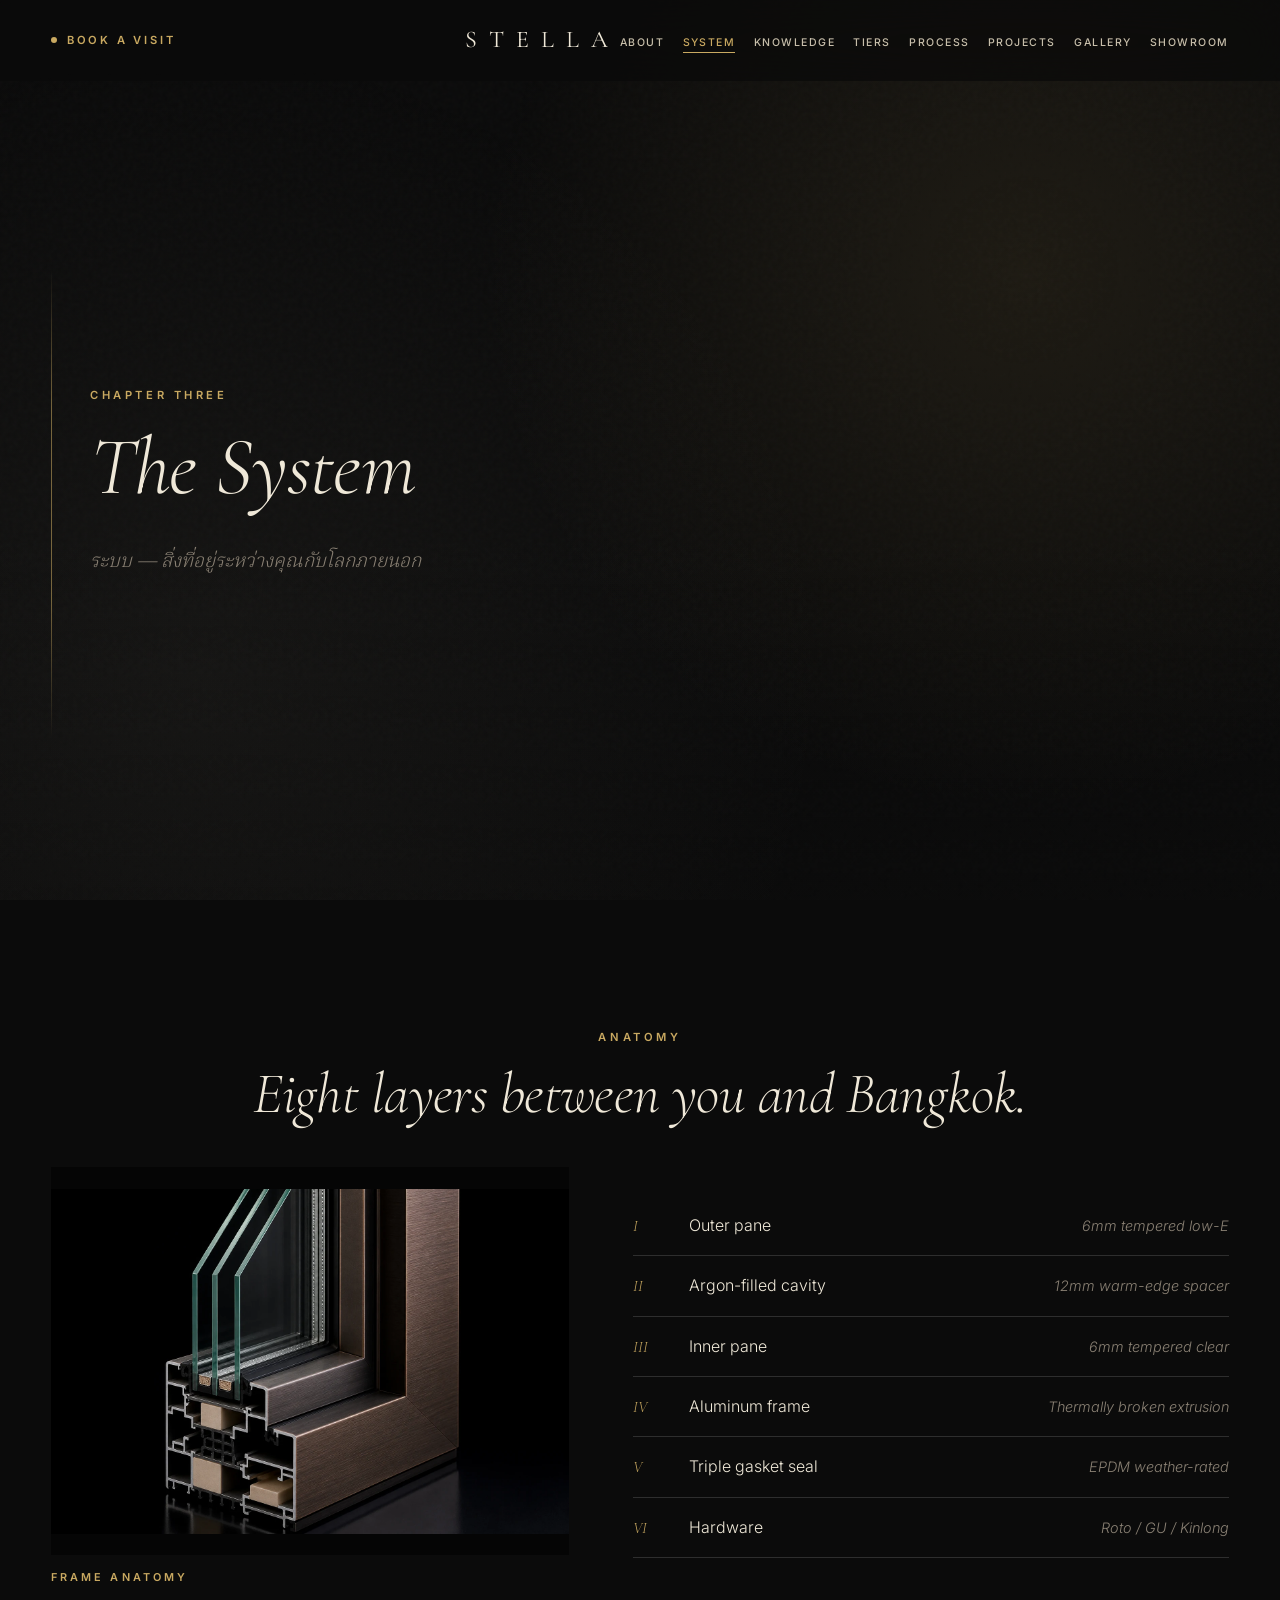
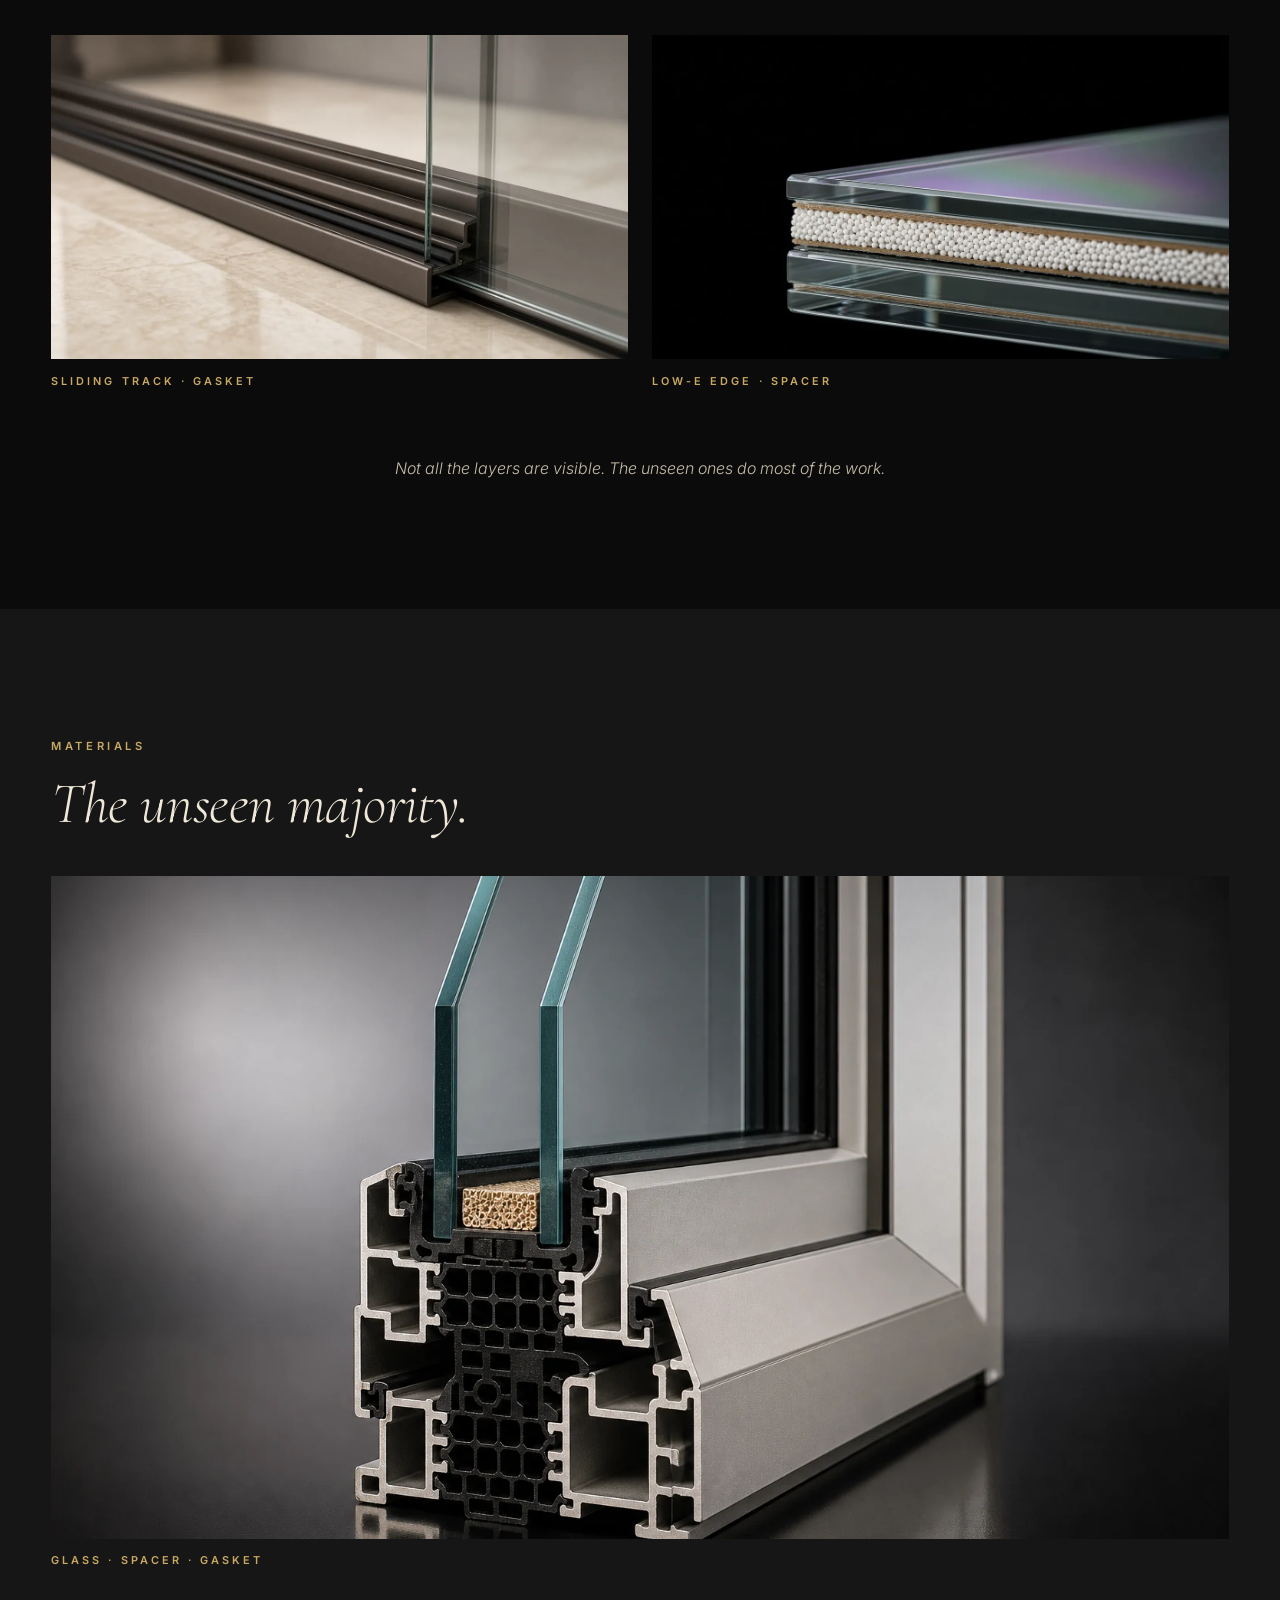
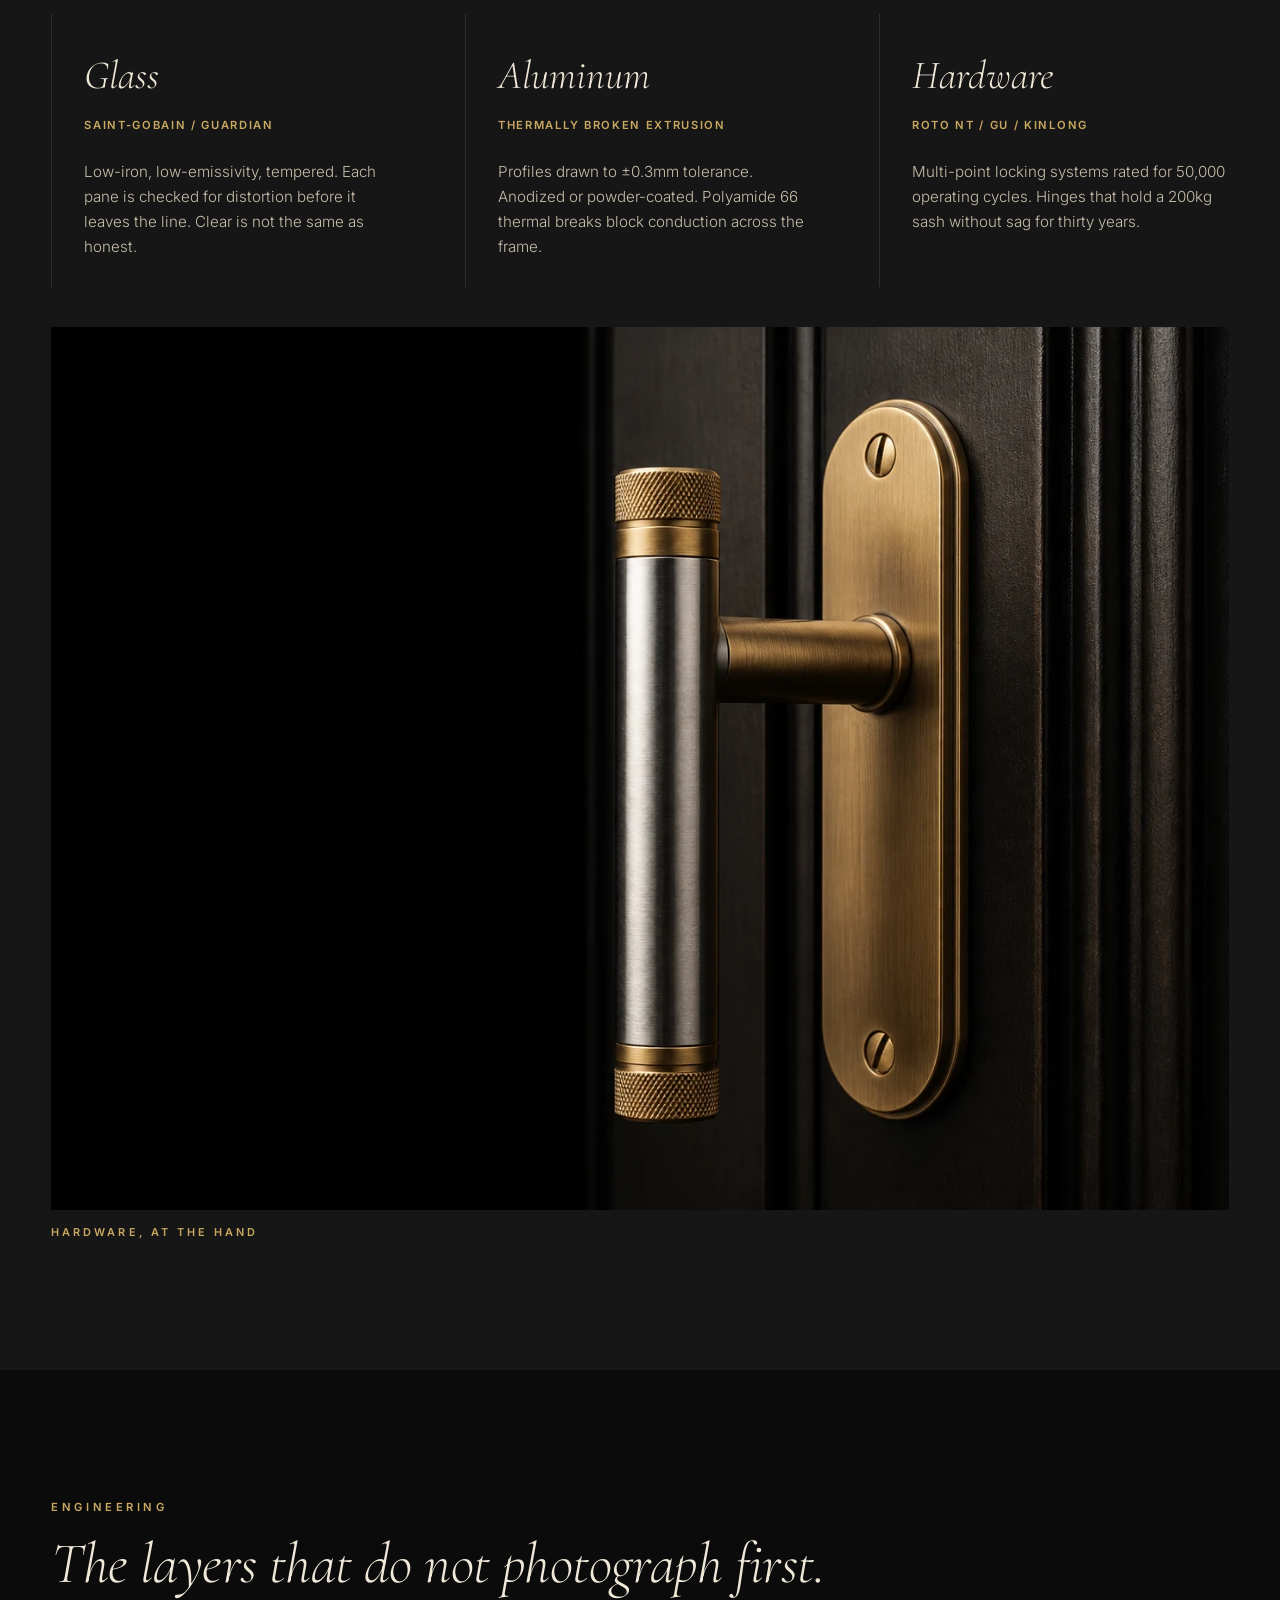
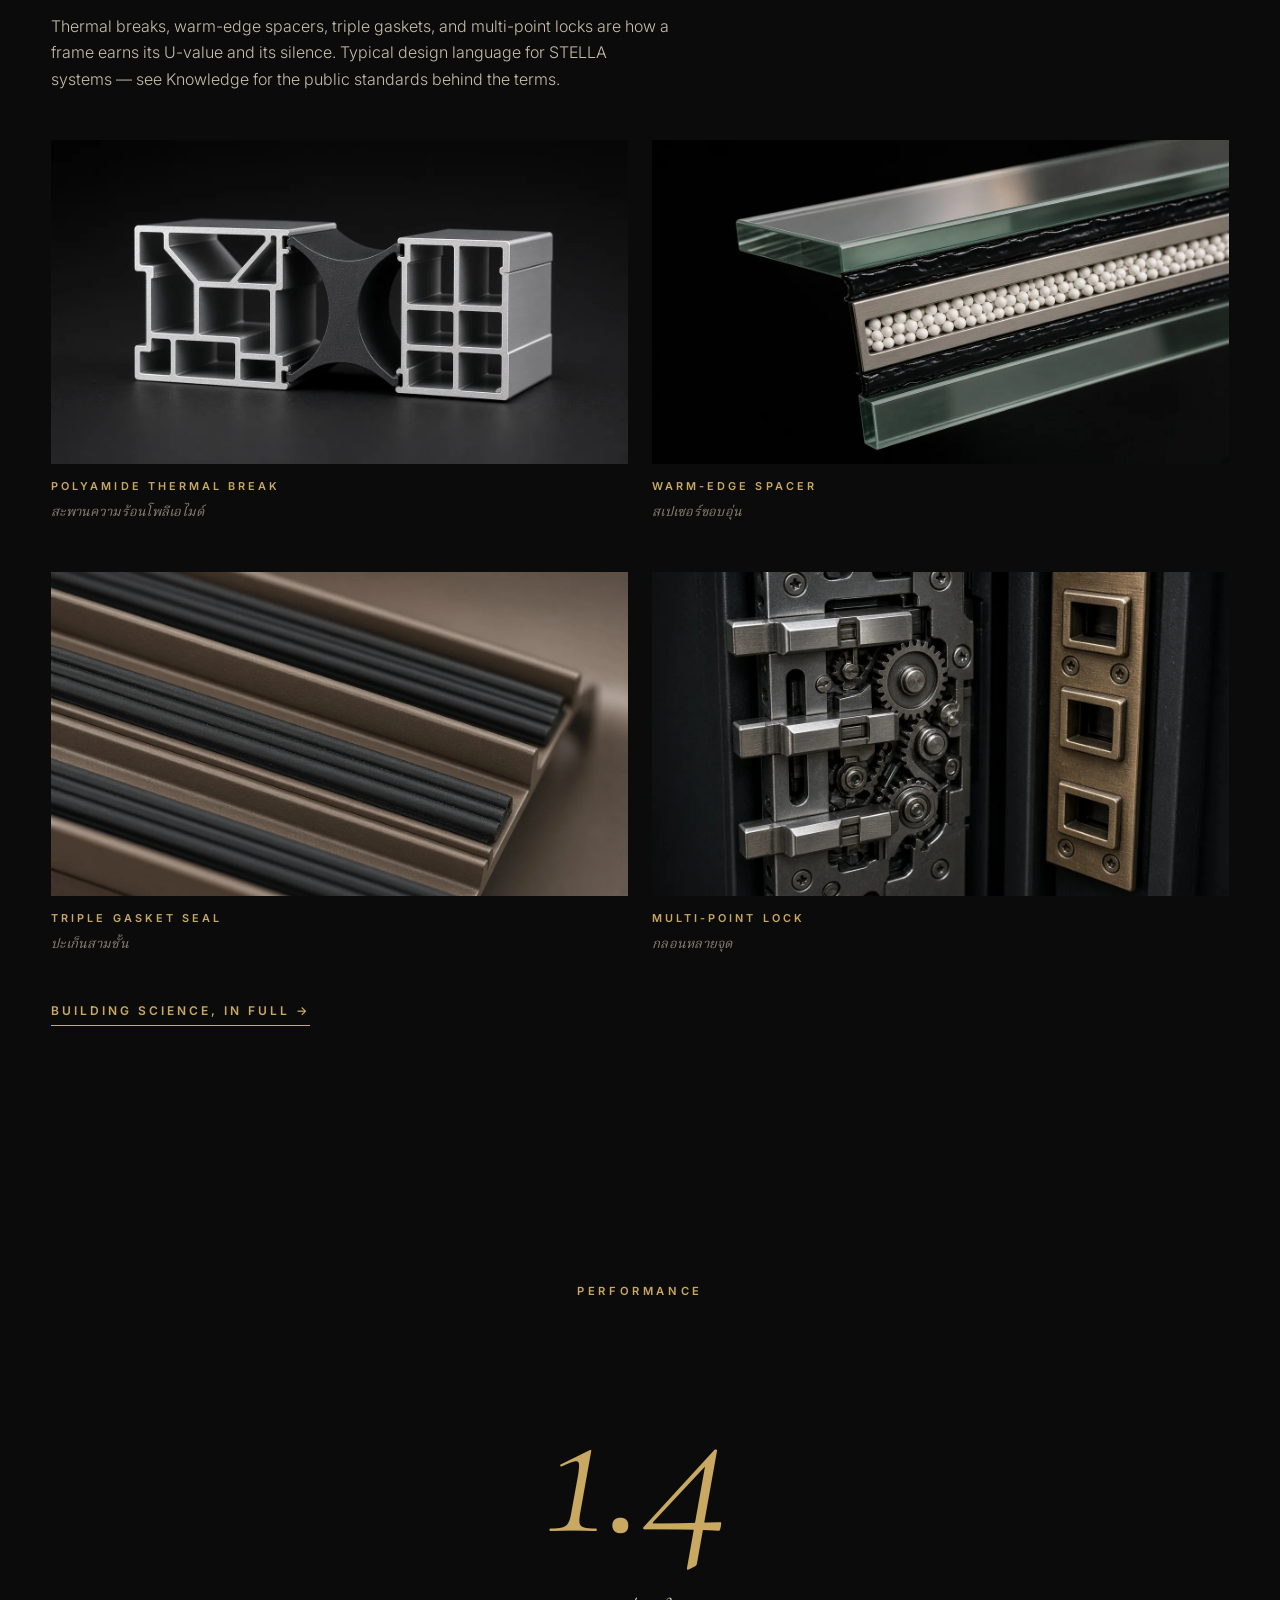
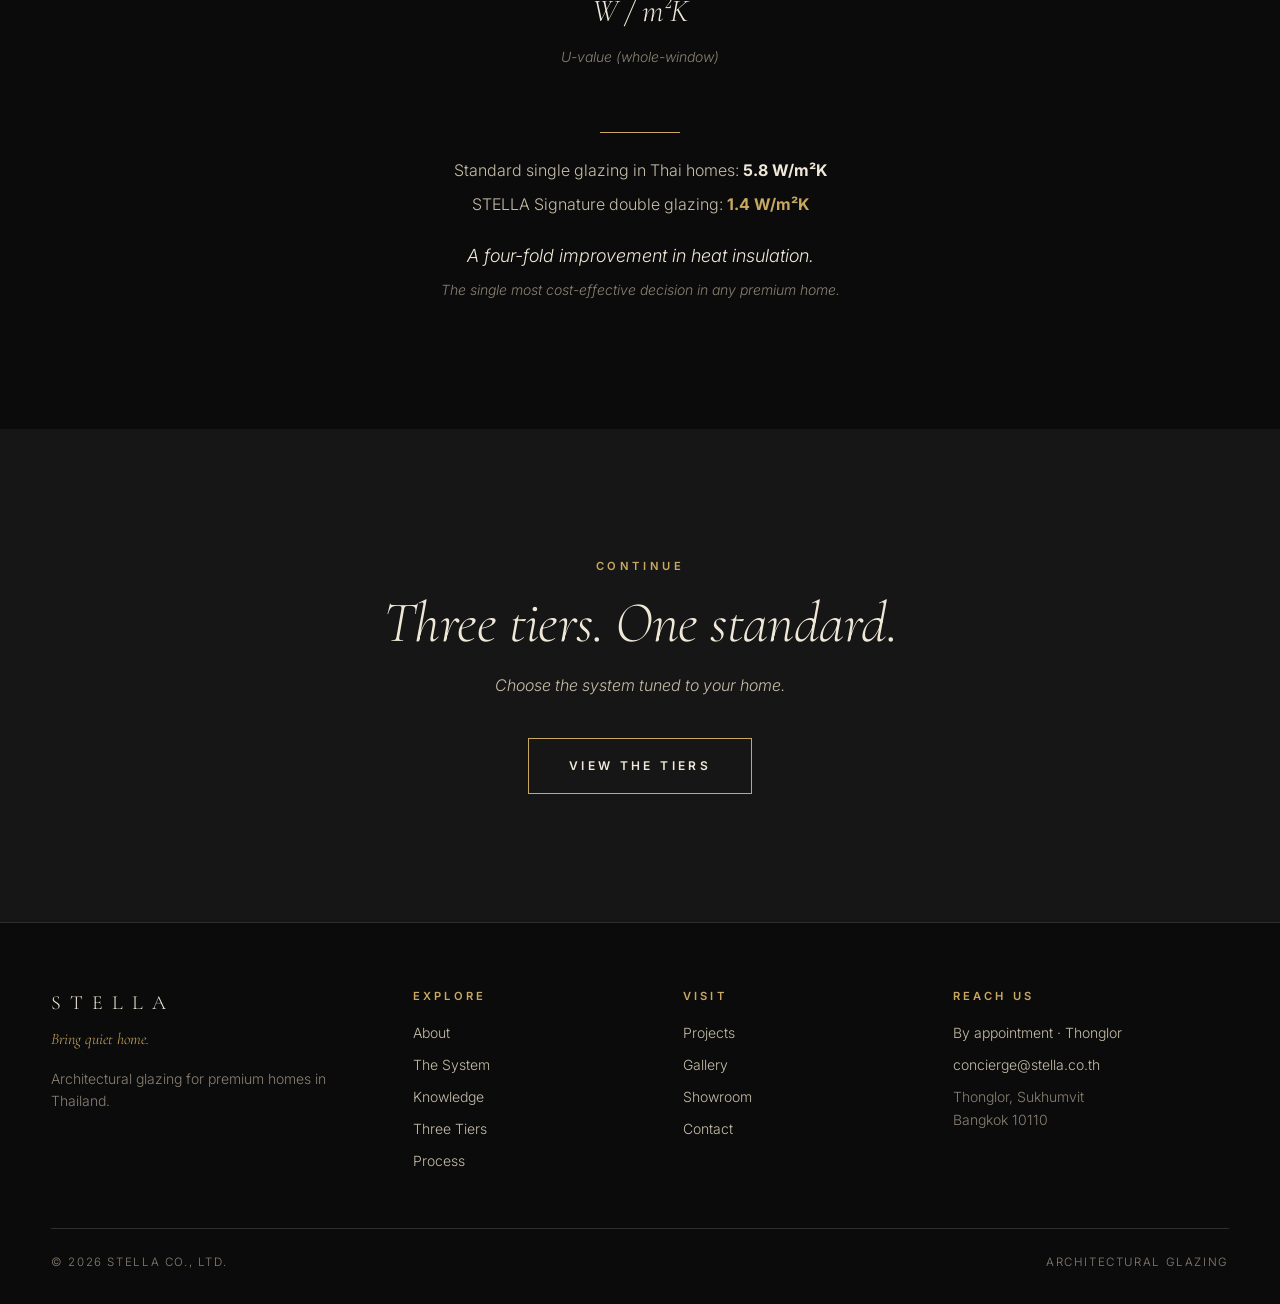
<file: system.html>
<!DOCTYPE html>
<html lang="en">
<head>
<meta charset="UTF-8">
<meta name="viewport" content="width=device-width, initial-scale=1.0">

<!-- SEO -->
<title>The System — Eight Layers Between You and Bangkok | STELLA</title>
<meta name="description" content="Anatomy of a STELLA window. Eight layers. 1.4 W/m²K whole-window U-value. Saint-Gobain glass, thermally broken aluminum, Roto NT hardware.">
<link rel="canonical" href="https://vutti14.github.io/stella-website/system">

<!-- Open Graph -->
<meta property="og:title" content="The System — Eight Layers Between You and Bangkok | STELLA">
<meta property="og:description" content="Anatomy of a STELLA window. Eight layers. 1.4 W/m²K whole-window U-value. Saint-Gobain glass, thermally broken aluminum, Roto NT hardware.">
<meta property="og:type" content="website">
<meta property="og:url" content="https://vutti14.github.io/stella-website/system">
<meta property="og:image" content="https://vutti14.github.io/stella-website/og-image.png">
<meta property="og:image:width" content="1200">
<meta property="og:image:height" content="630">
<meta property="og:locale" content="en_US">
<meta property="og:locale:alternate" content="th_TH">
<meta property="og:site_name" content="STELLA">

<!-- Twitter Card -->
<meta name="twitter:card" content="summary_large_image">
<meta name="twitter:title" content="The System — Eight Layers Between You and Bangkok | STELLA">
<meta name="twitter:description" content="Anatomy of a STELLA window. Eight layers. 1.4 W/m²K whole-window U-value. Saint-Gobain glass, thermally broken aluminum, Roto NT hardware.">
<meta name="twitter:image" content="https://vutti14.github.io/stella-website/og-image.png">

<!-- Favicon -->
<link rel="icon" type="image/svg+xml" href="favicon.svg">

<!-- Theme color (mobile browser chrome) -->
<meta name="theme-color" content="#0E0E0E">

<!-- Stylesheet -->
<link rel="stylesheet" href="styles.css">
</head>
<body>
<a href="#main" class="skip">Skip to content</a>



<nav class="nav">
  <a href="showroom" class="nav-cta">Book a visit</a>
  <a href="./" class="nav-logo">STELLA</a>
  <ul class="nav-menu" id="primary-menu">
    <li><a href="about">About</a></li>
    <li><a href="system" class="active">System</a></li>
    <li><a href="knowledge">Knowledge</a></li>
    <li><a href="tiers">Tiers</a></li>
    <li><a href="process">Process</a></li>
    <li><a href="projects">Projects</a></li>
    <li><a href="gallery">Gallery</a></li>
    <li><a href="showroom">Showroom</a></li>
  </ul>
  <button class="nav-toggle" aria-label="Open menu" aria-expanded="false" aria-controls="primary-menu">
    <span></span><span></span><span></span>
  </button>
</nav>

<!-- ═══ HERO ═══ -->
<main id="main">
<section class="hero">
  <div class="hero-content">
    <p class="reveal kicker mb-2">CHAPTER THREE</p>
    <h1 class="hero-line reveal delay-1">The System</h1>
    <p class="hero-thai reveal delay-2">ระบบ — สิ่งที่อยู่ระหว่างคุณกับโลกภายนอก</p>
  </div>
</section>

<!-- ═══ ANATOMY ═══ -->
<section class="section">
  <div class="container">
    <div class="text-center mb-3">
      <p class="kicker">ANATOMY</p>
      <h2 class="cream mt-2 reveal">Eight layers between you and Bangkok.</h2>
    </div>

    <div class="anatomy-spread mt-4">
      <figure class="anatomy-photo reveal">
        <img
          src="images/system-frame-detail.webp"
          alt="Studio cutaway of a bronze window frame showing triple glazing, cream thermal breaks, and internal chambers."
          loading="lazy"
          width="1536"
          height="1024"
        >
        <figcaption class="photo-caption">Frame anatomy</figcaption>
      </figure>

      <ul class="anatomy-list">
        <li>
          <span class="anatomy-rom">I</span>
          <span class="anatomy-name">Outer pane</span>
          <span class="anatomy-spec">6mm tempered low-E</span>
        </li>
        <li>
          <span class="anatomy-rom">II</span>
          <span class="anatomy-name">Argon-filled cavity</span>
          <span class="anatomy-spec">12mm warm-edge spacer</span>
        </li>
        <li>
          <span class="anatomy-rom">III</span>
          <span class="anatomy-name">Inner pane</span>
          <span class="anatomy-spec">6mm tempered clear</span>
        </li>
        <li>
          <span class="anatomy-rom">IV</span>
          <span class="anatomy-name">Aluminum frame</span>
          <span class="anatomy-spec">Thermally broken extrusion</span>
        </li>
        <li>
          <span class="anatomy-rom">V</span>
          <span class="anatomy-name">Triple gasket seal</span>
          <span class="anatomy-spec">EPDM weather-rated</span>
        </li>
        <li>
          <span class="anatomy-rom">VI</span>
          <span class="anatomy-name">Hardware</span>
          <span class="anatomy-spec">Roto / GU / Kinlong</span>
        </li>
      </ul>
    </div>

    <div class="detail-pair">
      <figure class="photo reveal">
        <img
          src="images/detail-track-gasket.webp"
          alt="Macro of a bronze sliding-door track with black gasket channels and a clear glass pane seated in the rail."
          loading="lazy"
          width="1280"
          height="720"
        >
        <figcaption class="photo-caption">Sliding track · gasket</figcaption>
      </figure>
      <figure class="photo photo-studio reveal">
        <img
          src="images/detail-lowe-edge.webp"
          alt="Studio close-up of a low-E insulated glass edge, spacer cavity packed with white desiccant beads."
          loading="lazy"
          width="1280"
          height="720"
        >
        <figcaption class="photo-caption">Low-E edge · spacer</figcaption>
      </figure>
    </div>

    <p class="body-m text-center mt-4" style="font-style: italic; max-width: 600px; margin: 4rem auto 0;">Not all the layers are visible. The unseen ones do most of the work.</p>
  </div>
</section>

<!-- ═══ MATERIALS ═══ -->
<section class="section" style="background: var(--ink-2);">
  <div class="container">
    <div class="mb-3">
      <p class="kicker">MATERIALS</p>
      <h2 class="cream mt-2 reveal">The unseen majority.</h2>
    </div>

    <figure class="materials-visual reveal mt-4">
      <img
        src="images/system-glass-layers.webp"
        alt="Studio cutaway of double-glazed glass layers, gaskets, and a multi-chamber aluminum frame."
        loading="lazy"
        width="1536"
        height="1024"
      >
      <figcaption class="photo-caption">Glass · spacer · gasket</figcaption>
    </figure>

    <div class="spread-3col mt-4">
      <div class="pillar reveal">
        <p class="pillar-en">Glass</p>
        <p class="kicker mt-1" style="letter-spacing: 0.15em;">Saint-Gobain / Guardian</p>
        <p class="pillar-body">Low-iron, low-emissivity, tempered. Each pane is checked for distortion before it leaves the line. Clear is not the same as honest.</p>
      </div>
      <div class="pillar reveal">
        <p class="pillar-en">Aluminum</p>
        <p class="kicker mt-1" style="letter-spacing: 0.15em;">Thermally broken extrusion</p>
        <p class="pillar-body">Profiles drawn to ±0.3mm tolerance. Anodized or powder-coated. Polyamide 66 thermal breaks block conduction across the frame.</p>
      </div>
      <div class="pillar reveal">
        <p class="pillar-en">Hardware</p>
        <p class="kicker mt-1" style="letter-spacing: 0.15em;">Roto NT / GU / Kinlong</p>
        <p class="pillar-body">Multi-point locking systems rated for 50,000 operating cycles. Hinges that hold a 200kg sash without sag for thirty years.</p>
      </div>
    </div>

    <figure class="craft-photo reveal mt-4">
      <img
        src="images/craft-hardware.webp"
        alt="Macro photograph of a brass and steel vertical handle on a dark paneled door."
        loading="lazy"
        width="1536"
        height="1024"
      >
      <figcaption class="photo-caption">Hardware, at the hand</figcaption>
    </figure>
  </div>
</section>

<!-- ═══ ENGINEERING DETAILS ═══ -->
<section class="section">
  <div class="container">
    <div class="mb-3">
      <p class="kicker">ENGINEERING</p>
      <h2 class="cream mt-2 reveal">The layers that do not photograph first.</h2>
      <p class="body-m mt-2" style="max-width: 62ch;">Thermal breaks, warm-edge spacers, triple gaskets, and multi-point locks are how a frame earns its U-value and its silence. Typical design language for STELLA systems — see Knowledge for the public standards behind the terms.</p>
    </div>

    <div class="detail-pair">
      <figure class="photo photo-studio reveal">
        <img
          src="images/tech-thermal-break.webp"
          alt="Cross-section of aluminum window extrusions joined by a dark polyamide thermal-break profile."
          loading="lazy"
          width="1280"
          height="720"
        >
        <figcaption class="photo-caption">
          Polyamide thermal break
          <span class="caption-th">สะพานความร้อนโพลีเอไมด์</span>
        </figcaption>
      </figure>
      <figure class="photo photo-studio reveal">
        <img
          src="images/tech-warm-edge.webp"
          alt="Insulated-glass edge with black sealant and a spacer cavity packed with white desiccant beads."
          loading="lazy"
          width="1280"
          height="720"
        >
        <figcaption class="photo-caption">
          Warm-edge spacer
          <span class="caption-th">สเปเซอร์ขอบอุ่น</span>
        </figcaption>
      </figure>
    </div>

    <div class="detail-pair">
      <figure class="photo reveal">
        <img
          src="images/tech-triple-gasket.webp"
          alt="Macro of a bronze aluminum sash with three parallel black EPDM weather gaskets."
          loading="lazy"
          width="1280"
          height="720"
        >
        <figcaption class="photo-caption">
          Triple gasket seal
          <span class="caption-th">ปะเก็นสามชั้น</span>
        </figcaption>
      </figure>
      <figure class="photo reveal">
        <img
          src="images/tech-multipoint-lock.webp"
          alt="Opened multi-point window lock with three steel bolts extending into a bronze strike plate."
          loading="lazy"
          width="1280"
          height="720"
        >
        <figcaption class="photo-caption">
          Multi-point lock
          <span class="caption-th">กลอนหลายจุด</span>
        </figcaption>
      </figure>
    </div>

    <p class="mt-4"><a href="knowledge" class="btn-text">Building science, in full →</a></p>
  </div>
</section>

<!-- ═══ PERFORMANCE HERO ═══ -->
<section class="section">
  <div class="container">
    <div class="text-center mb-3">
      <p class="kicker">PERFORMANCE</p>
    </div>
    <div class="text-center" style="margin: 4rem 0;">
      <p class="display gold" style="font-size: clamp(8rem, 16vw, 16rem); line-height: 1; font-weight: 300;">1.4</p>
      <p class="display cream mt-2" style="font-size: 2rem; font-style: italic;">W / m²K</p>
      <p class="body-s mt-1" style="font-style: italic;">U-value (whole-window)</p>
    </div>

    <hr class="hairline center">

    <div class="text-center mt-3" style="max-width: 600px; margin-left: auto; margin-right: auto;">
      <p class="body-m">Standard single glazing in Thai homes: <strong style="color: var(--cream);">5.8 W/m²K</strong></p>
      <p class="body-m mt-1">STELLA Signature double glazing: <strong style="color: var(--gold);">1.4 W/m²K</strong></p>
      <p class="body-l cream mt-3" style="font-style: italic;">A four-fold improvement in heat insulation.</p>
      <p class="body-s mt-1" style="font-style: italic;">The single most cost-effective decision in any premium home.</p>
    </div>
  </div>
</section>

<!-- ═══ CTA ═══ -->
<section class="section" style="background: var(--ink-2);">
  <div class="container text-center">
    <p class="kicker">CONTINUE</p>
    <h2 class="cream mt-2 reveal">Three tiers. One standard.</h2>
    <p class="body-m mt-2" style="font-style: italic;">Choose the system tuned to your home.</p>
    <div class="mt-4">
      <a href="tiers" class="btn">View the tiers</a>
    </div>
  </div>
</section>

</main>

<!-- ═══ FOOTER ═══ -->
<footer class="footer">
  <div class="footer-grid">
    <div>
      <p class="footer-logo">STELLA</p>
      <p class="footer-tag">Bring quiet home.</p>
      <p class="body-s mt-2">Architectural glazing for premium homes in Thailand.</p>
    </div>
    <div>
      <p class="footer-heading">Explore</p>
      <ul>
        <li><a href="about">About</a></li>
        <li><a href="system">The System</a></li>
        <li><a href="knowledge">Knowledge</a></li>
        <li><a href="tiers">Three Tiers</a></li>
        <li><a href="process">Process</a></li>
      </ul>
    </div>
    <div>
      <p class="footer-heading">Visit</p>
      <ul>
        <li><a href="projects">Projects</a></li>
        <li><a href="gallery">Gallery</a></li>
        <li><a href="showroom">Showroom</a></li>
        <li><a href="contact">Contact</a></li>
      </ul>
    </div>
    <div>
      <p class="footer-heading">Reach Us</p>
      <ul>
        <li><a href="showroom">By appointment · Thonglor</a></li>
        <li><a href="mailto:concierge@stella.co.th">concierge@stella.co.th</a></li>
        <li>Thonglor, Sukhumvit<br>Bangkok 10110</li>
      </ul>
    </div>
  </div>
  <div class="footer-bottom">
    <span>© 2026 STELLA Co., Ltd.</span>
    <span>Architectural Glazing</span>
  </div>
</footer>

<script src="scripts.js" defer></script>

</body>
</html>
</file>
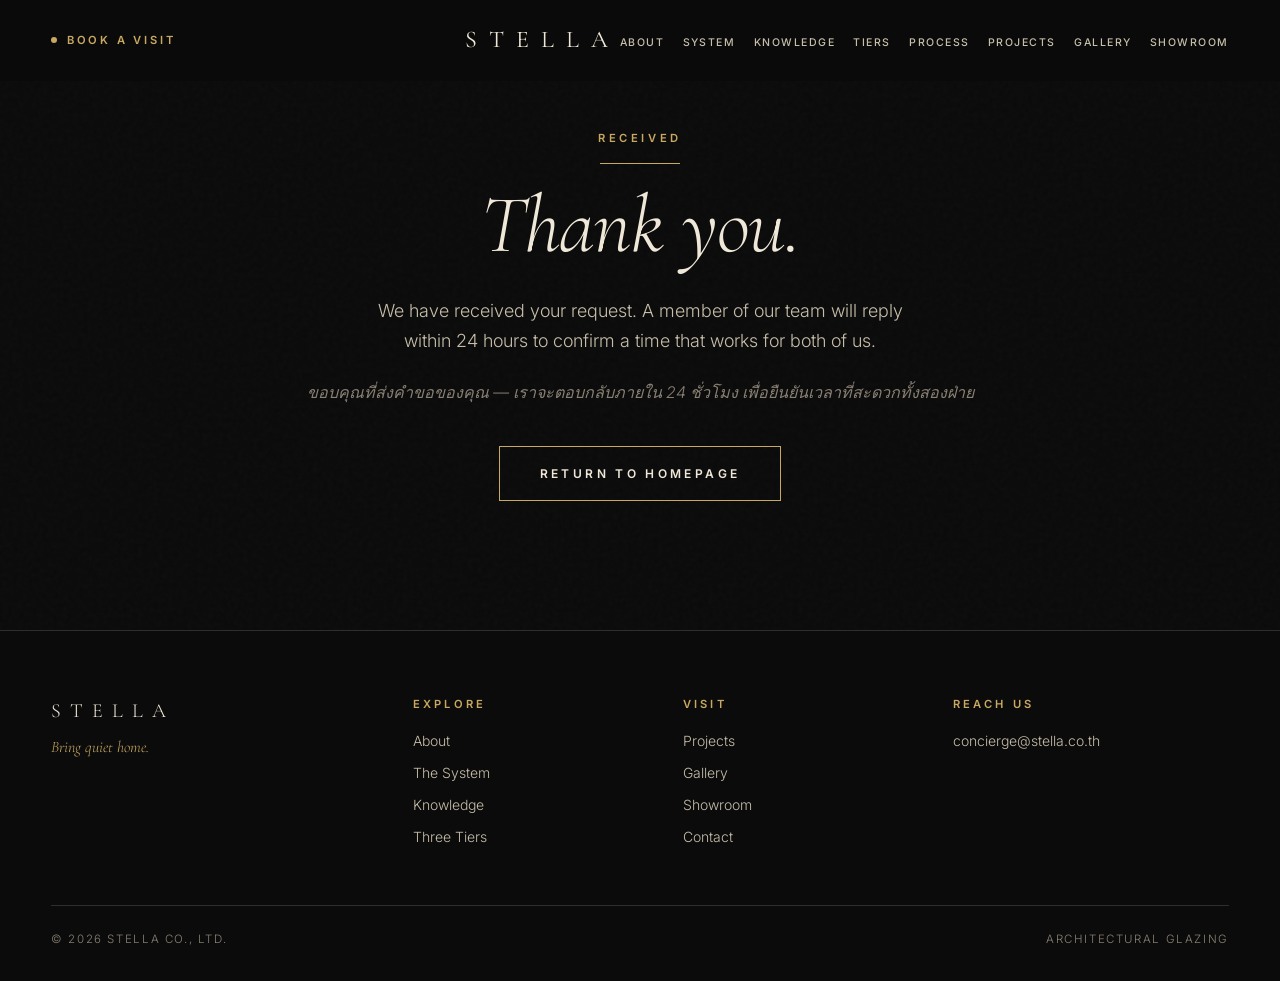
<file: thank-you.html>
<!DOCTYPE html>
<html lang="en">
<head>
<meta charset="UTF-8">
<meta name="viewport" content="width=device-width, initial-scale=1.0">

<title>Thank You — STELLA</title>
<meta name="description" content="Your appointment request has been received. We will reply within 24 hours.">
<meta name="robots" content="noindex">

<link rel="icon" type="image/svg+xml" href="favicon.svg">
<meta name="theme-color" content="#0E0E0E">
<link rel="stylesheet" href="styles.css">
</head>
<body>
<a href="#main" class="skip">Skip to content</a>



<!-- ═══ NAVIGATION ═══ -->
<nav class="nav">
  <a href="showroom" class="nav-cta">Book a visit</a>
  <a href="./" class="nav-logo">STELLA</a>
  <ul class="nav-menu" id="primary-menu">
    <li><a href="about">About</a></li>
    <li><a href="system">System</a></li>
    <li><a href="knowledge">Knowledge</a></li>
    <li><a href="tiers">Tiers</a></li>
    <li><a href="process">Process</a></li>
    <li><a href="projects">Projects</a></li>
    <li><a href="gallery">Gallery</a></li>
    <li><a href="showroom">Showroom</a></li>
  </ul>
  <button class="nav-toggle" aria-label="Open menu" aria-expanded="false" aria-controls="primary-menu">
    <span></span><span></span><span></span>
  </button>
</nav>

<!-- ═══ THANK YOU ═══ -->
<main id="main">
<section class="section" style="min-height: 70vh; display: flex; align-items: center;">
  <div class="container text-center">
    <p class="kicker">RECEIVED</p>
    <hr class="hairline" style="margin: 1rem auto;">
    <h1 class="cream mt-2">Thank you.</h1>
    <p class="body-l mt-3" style="max-width: 50ch; margin: 1.5rem auto;">
      We have received your request. A member of our team will reply within 24 hours to confirm a time that works for both of us.
    </p>
    <p class="body-m mt-3" style="font-style: italic; color: var(--pewter);">
      ขอบคุณที่ส่งคำขอของคุณ — เราจะตอบกลับภายใน 24 ชั่วโมง เพื่อยืนยันเวลาที่สะดวกทั้งสองฝ่าย
    </p>
    <div class="mt-4">
      <a href="./" class="btn">Return to homepage</a>
    </div>
  </div>
</section>

</main>

<!-- ═══ FOOTER ═══ -->
<footer class="footer">
  <div class="footer-grid">
    <div>
      <p class="footer-logo">STELLA</p>
      <p class="footer-tag">Bring quiet home.</p>
    </div>
    <div>
      <p class="footer-heading">Explore</p>
      <ul>
        <li><a href="about">About</a></li>
        <li><a href="system">The System</a></li>
        <li><a href="knowledge">Knowledge</a></li>
        <li><a href="tiers">Three Tiers</a></li>
      </ul>
    </div>
    <div>
      <p class="footer-heading">Visit</p>
      <ul>
        <li><a href="projects">Projects</a></li>
        <li><a href="gallery">Gallery</a></li>
        <li><a href="showroom">Showroom</a></li>
        <li><a href="contact">Contact</a></li>
      </ul>
    </div>
    <div>
      <p class="footer-heading">Reach Us</p>
      <ul>
        <li><a href="mailto:concierge@stella.co.th">concierge@stella.co.th</a></li>
      </ul>
    </div>
  </div>
  <div class="footer-bottom">
    <span>© 2026 STELLA Co., Ltd.</span>
    <span>Architectural Glazing</span>
  </div>
</footer>

<script src="scripts.js" defer></script>

</body>
</html>
</file>
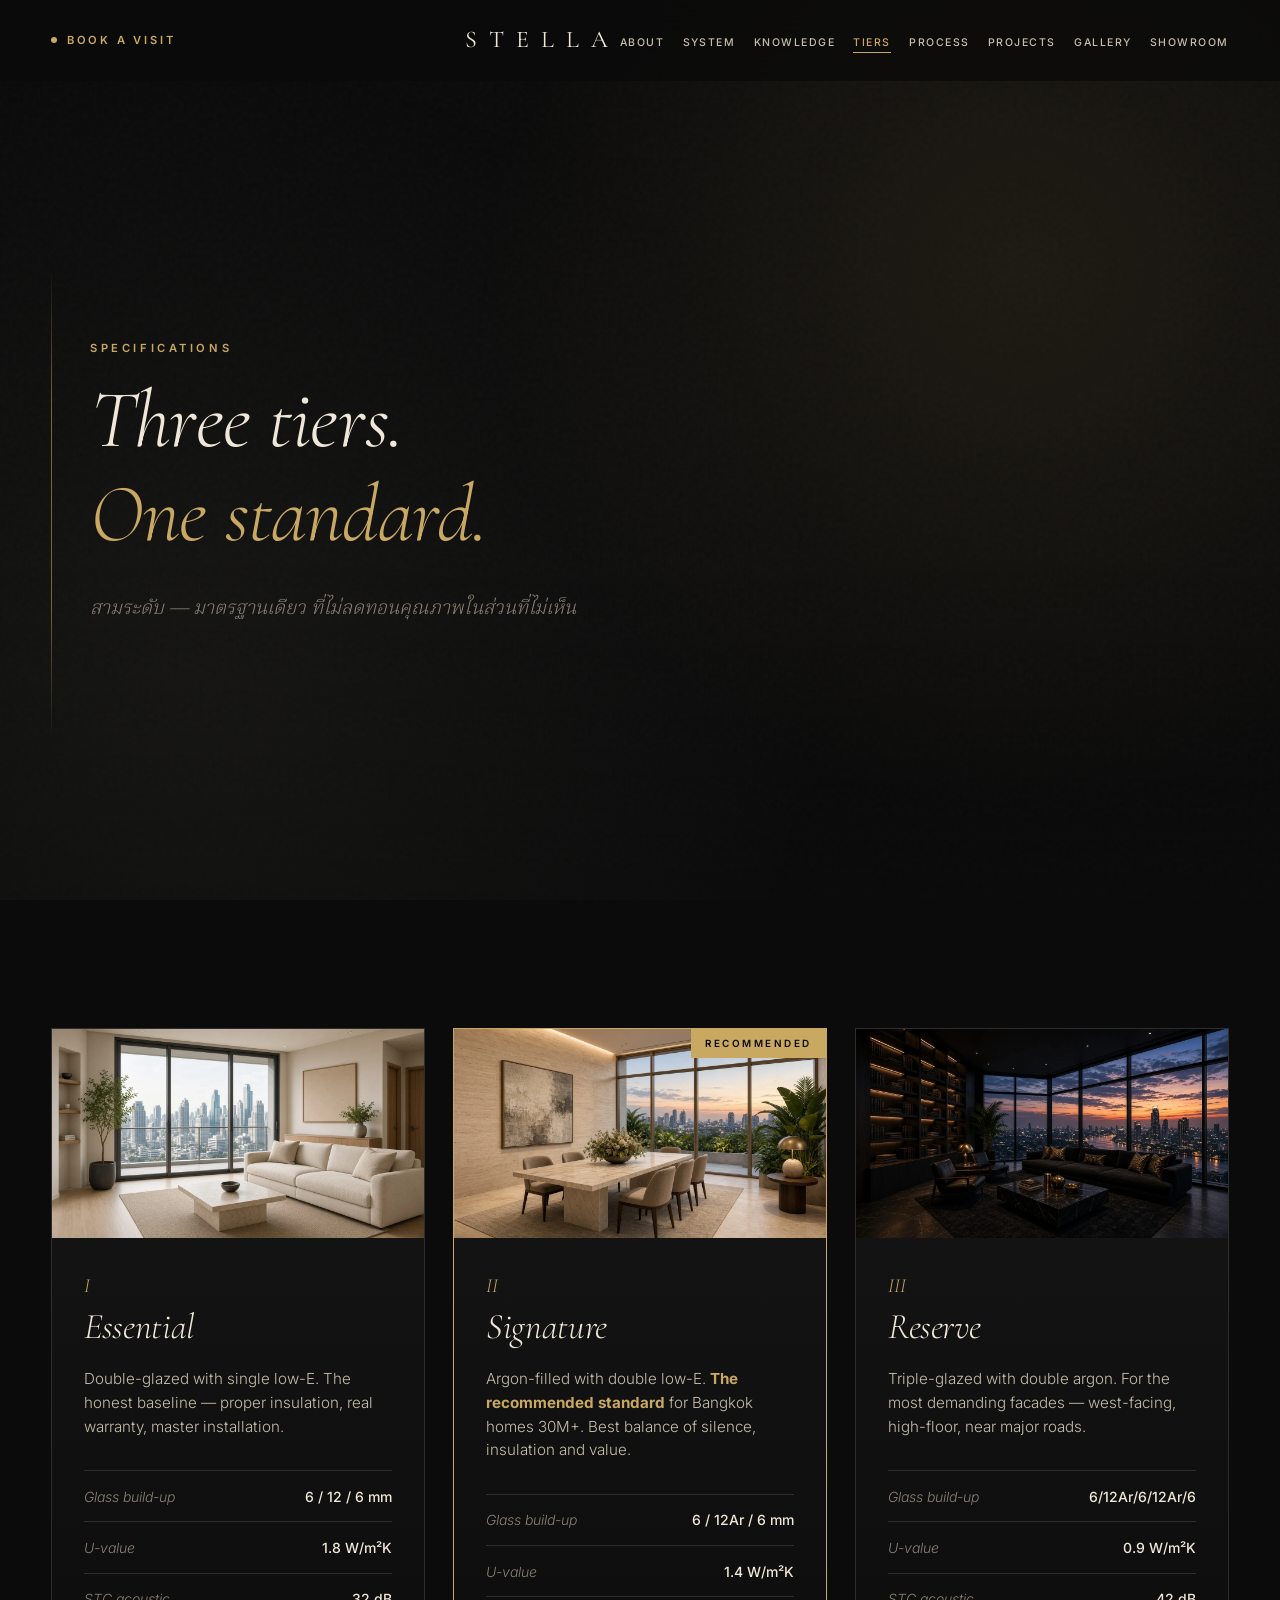
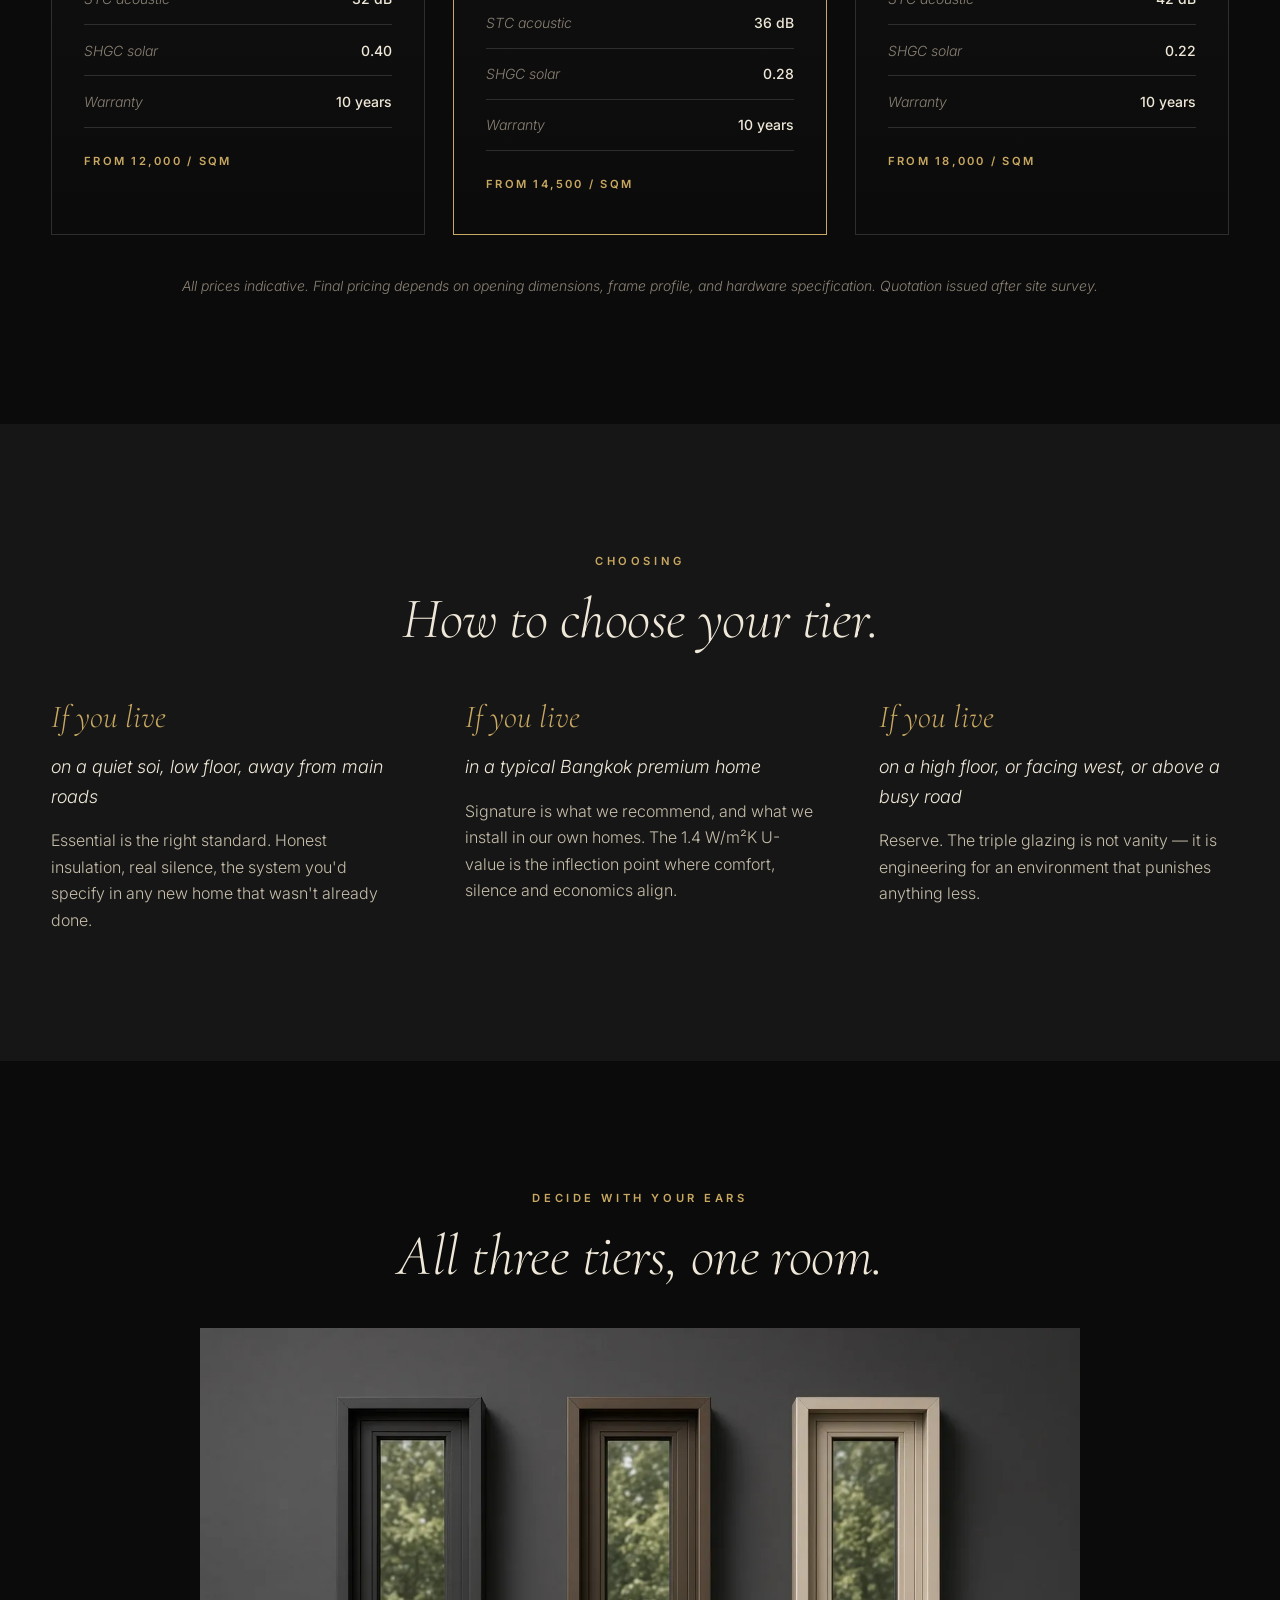
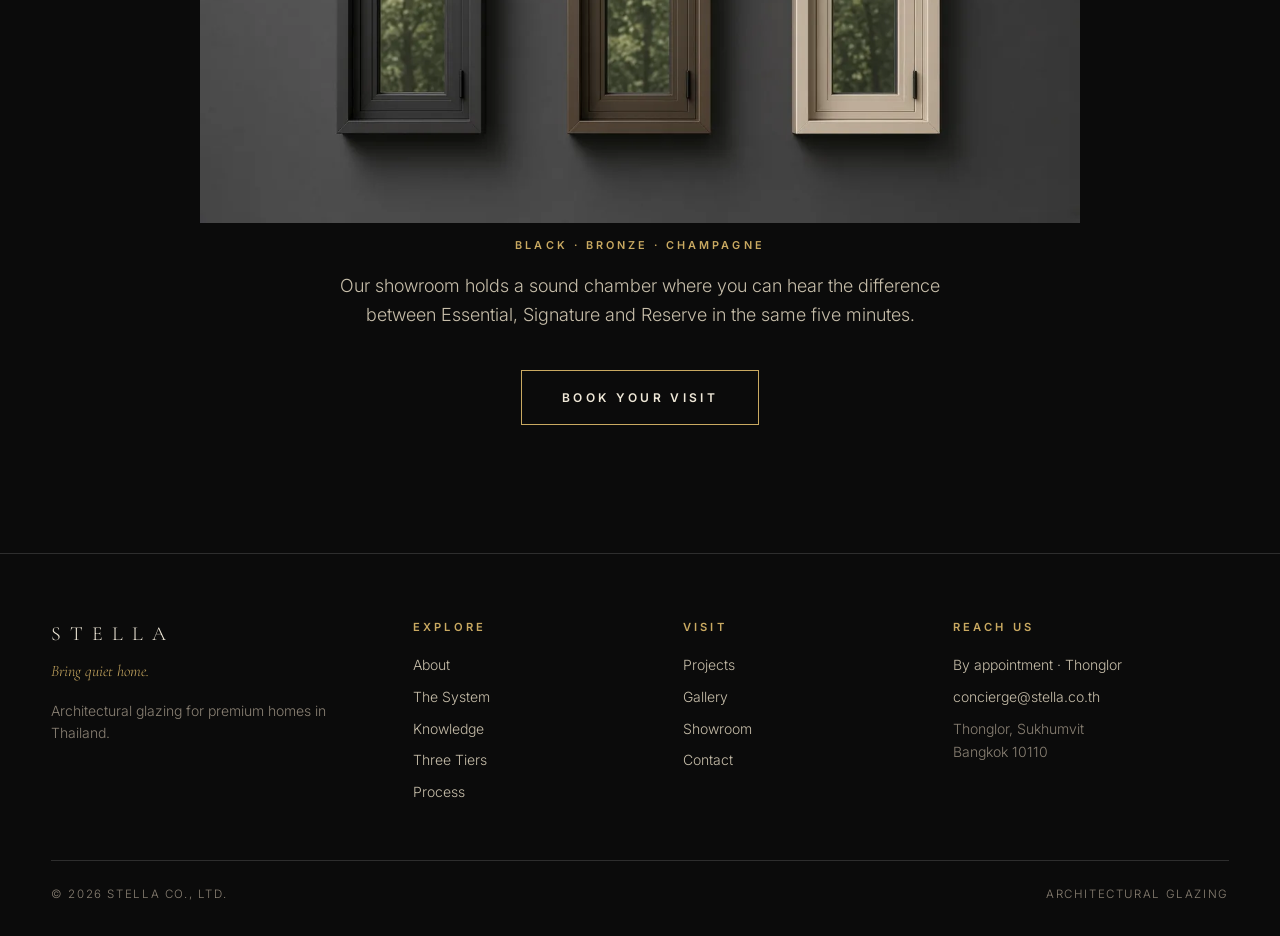
<file: tiers.html>
<!DOCTYPE html>
<html lang="en">
<head>
<meta charset="UTF-8">
<meta name="viewport" content="width=device-width, initial-scale=1.0">

<!-- SEO -->
<title>Three Tiers — Essential, Signature, Reserve | STELLA</title>
<meta name="description" content="Essential, Signature, or Reserve. Three glazing systems for Bangkok homes. From 12,000 to 19,000 baht per square meter installed. Real specs, honest framing.">
<link rel="canonical" href="https://vutti14.github.io/stella-website/tiers">

<!-- Open Graph -->
<meta property="og:title" content="Three Tiers — Essential, Signature, Reserve | STELLA">
<meta property="og:description" content="Essential, Signature, or Reserve. Three glazing systems for Bangkok homes. From 12,000 to 19,000 baht per square meter installed. Real specs, honest framing.">
<meta property="og:type" content="website">
<meta property="og:url" content="https://vutti14.github.io/stella-website/tiers">
<meta property="og:image" content="https://vutti14.github.io/stella-website/og-image.png">
<meta property="og:image:width" content="1200">
<meta property="og:image:height" content="630">
<meta property="og:locale" content="en_US">
<meta property="og:locale:alternate" content="th_TH">
<meta property="og:site_name" content="STELLA">

<!-- Twitter Card -->
<meta name="twitter:card" content="summary_large_image">
<meta name="twitter:title" content="Three Tiers — Essential, Signature, Reserve | STELLA">
<meta name="twitter:description" content="Essential, Signature, or Reserve. Three glazing systems for Bangkok homes. From 12,000 to 19,000 baht per square meter installed. Real specs, honest framing.">
<meta name="twitter:image" content="https://vutti14.github.io/stella-website/og-image.png">

<!-- Favicon -->
<link rel="icon" type="image/svg+xml" href="favicon.svg">

<!-- Theme color (mobile browser chrome) -->
<meta name="theme-color" content="#0E0E0E">

<!-- Stylesheet -->
<link rel="stylesheet" href="styles.css">
</head>
<body>
<a href="#main" class="skip">Skip to content</a>



<nav class="nav">
  <a href="showroom" class="nav-cta">Book a visit</a>
  <a href="./" class="nav-logo">STELLA</a>
  <ul class="nav-menu" id="primary-menu">
    <li><a href="about">About</a></li>
    <li><a href="system">System</a></li>
    <li><a href="knowledge">Knowledge</a></li>
    <li><a href="tiers" class="active">Tiers</a></li>
    <li><a href="process">Process</a></li>
    <li><a href="projects">Projects</a></li>
    <li><a href="gallery">Gallery</a></li>
    <li><a href="showroom">Showroom</a></li>
  </ul>
  <button class="nav-toggle" aria-label="Open menu" aria-expanded="false" aria-controls="primary-menu">
    <span></span><span></span><span></span>
  </button>
</nav>

<!-- ═══ HERO ═══ -->
<main id="main">
<section class="hero">
  <div class="hero-content">
    <p class="reveal kicker mb-2">SPECIFICATIONS</p>
    <h1 class="hero-line reveal delay-1">Three tiers.<br><span class="gold">One standard.</span></h1>
    <p class="hero-thai reveal delay-2">สามระดับ — มาตรฐานเดียว ที่ไม่ลดทอนคุณภาพในส่วนที่ไม่เห็น</p>
  </div>
</section>

<!-- ═══ TIERS ═══ -->
<section class="section">
  <div class="container">
    <div class="tier-grid">
      <!-- Essential -->
      <div class="tier-card reveal">
        <figure class="tier-card-media">
          <img
            src="images/tier-essential.webp"
            alt="Bright living room with dark sliding glass doors opening to a Bangkok skyline, cream sofa, and pale stone table."
            loading="lazy"
            width="1280"
            height="720"
          >
        </figure>
        <div class="tier-card-body">
        <p class="tier-rom">I</p>
        <h3 class="tier-name">Essential</h3>
        <p class="tier-desc">Double-glazed with single low-E. The honest baseline — proper insulation, real warranty, master installation.</p>

        <ul class="tier-specs">
          <li><span>Glass build-up</span><span>6 / 12 / 6 mm</span></li>
          <li><span>U-value</span><span>1.8 W/m²K</span></li>
          <li><span>STC acoustic</span><span>32 dB</span></li>
          <li><span>SHGC solar</span><span>0.40</span></li>
          <li><span>Warranty</span><span>10 years</span></li>
        </ul>

        <p class="kicker mt-3" style="letter-spacing: 0.2em;">From 12,000 / sqm</p>
        </div>
      </div>

      <!-- Signature (featured) -->
      <div class="tier-card featured reveal">
        <figure class="tier-card-media">
          <img
            src="images/tier-signature.webp"
            alt="Travertine dining room at dusk with bronze-framed floor-to-ceiling glass looking onto tropical planting and the city."
            loading="lazy"
            width="1280"
            height="720"
          >
        </figure>
        <div class="tier-card-body">
        <p class="tier-rom">II</p>
        <h3 class="tier-name">Signature</h3>
        <p class="tier-desc">Argon-filled with double low-E. <strong style="color: var(--gold);">The recommended standard</strong> for Bangkok homes 30M+. Best balance of silence, insulation and value.</p>

        <ul class="tier-specs">
          <li><span>Glass build-up</span><span>6 / 12Ar / 6 mm</span></li>
          <li><span>U-value</span><span>1.4 W/m²K</span></li>
          <li><span>STC acoustic</span><span>36 dB</span></li>
          <li><span>SHGC solar</span><span>0.28</span></li>
          <li><span>Warranty</span><span>10 years</span></li>
        </ul>

        <p class="kicker mt-3" style="letter-spacing: 0.2em; color: var(--gold);">From 14,500 / sqm</p>
        </div>
      </div>

      <!-- Reserve -->
      <div class="tier-card reveal">
        <figure class="tier-card-media">
          <img
            src="images/tier-reserve.webp"
            alt="Dark penthouse living room at sunset with floor-to-ceiling glass over a river skyline, book-lined walls, and a charcoal sofa."
            loading="lazy"
            width="1280"
            height="720"
          >
        </figure>
        <div class="tier-card-body">
        <p class="tier-rom">III</p>
        <h3 class="tier-name">Reserve</h3>
        <p class="tier-desc">Triple-glazed with double argon. For the most demanding facades — west-facing, high-floor, near major roads.</p>

        <ul class="tier-specs">
          <li><span>Glass build-up</span><span>6/12Ar/6/12Ar/6</span></li>
          <li><span>U-value</span><span>0.9 W/m²K</span></li>
          <li><span>STC acoustic</span><span>42 dB</span></li>
          <li><span>SHGC solar</span><span>0.22</span></li>
          <li><span>Warranty</span><span>10 years</span></li>
        </ul>

        <p class="kicker mt-3" style="letter-spacing: 0.2em;">From 18,000 / sqm</p>
        </div>
      </div>
    </div>

    <p class="body-s text-center mt-4" style="font-style: italic;">All prices indicative. Final pricing depends on opening dimensions, frame profile, and hardware specification. Quotation issued after site survey.</p>
  </div>
</section>

<!-- ═══ HOW TO CHOOSE ═══ -->
<section class="section" style="background: var(--ink-2);">
  <div class="container">
    <div class="text-center mb-3">
      <p class="kicker">CHOOSING</p>
      <h2 class="cream mt-2 reveal">How to choose your tier.</h2>
    </div>

    <div class="spread-3col mt-4">
      <div>
        <p class="display gold" style="font-size: 2rem; font-style: italic;">If you live</p>
        <p class="body-l cream mt-1" style="font-style: italic;">on a quiet soi, low floor, away from main roads</p>
        <p class="body-m mt-2">Essential is the right standard. Honest insulation, real silence, the system you'd specify in any new home that wasn't already done.</p>
      </div>
      <div>
        <p class="display gold" style="font-size: 2rem; font-style: italic;">If you live</p>
        <p class="body-l cream mt-1" style="font-style: italic;">in a typical Bangkok premium home</p>
        <p class="body-m mt-2">Signature is what we recommend, and what we install in our own homes. The 1.4 W/m²K U-value is the inflection point where comfort, silence and economics align.</p>
      </div>
      <div>
        <p class="display gold" style="font-size: 2rem; font-style: italic;">If you live</p>
        <p class="body-l cream mt-1" style="font-style: italic;">on a high floor, or facing west, or above a busy road</p>
        <p class="body-m mt-2">Reserve. The triple glazing is not vanity — it is engineering for an environment that punishes anything less.</p>
      </div>
    </div>
  </div>
</section>

<!-- ═══ CTA ═══ -->
<section class="section">
  <div class="container text-center">
    <p class="kicker">DECIDE WITH YOUR EARS</p>
    <h2 class="cream mt-2 reveal">All three tiers, one room.</h2>
    <figure class="photo photo-studio compare-photo reveal mt-4">
      <img
        src="images/tiers-compare.webp"
        alt="Three matching casement windows on a dark wall in black, bronze, and champagne frames."
        loading="lazy"
        width="1280"
        height="720"
      >
      <figcaption class="photo-caption">Black · bronze · champagne</figcaption>
    </figure>
    <p class="body-l mt-3" style="max-width: 600px; margin: 1rem auto;">Our showroom holds a sound chamber where you can hear the difference between Essential, Signature and Reserve in the same five minutes.</p>
    <div class="mt-4">
      <a href="showroom" class="btn">Book your visit</a>
    </div>
  </div>
</section>

</main>

<!-- ═══ FOOTER ═══ -->
<footer class="footer">
  <div class="footer-grid">
    <div>
      <p class="footer-logo">STELLA</p>
      <p class="footer-tag">Bring quiet home.</p>
      <p class="body-s mt-2">Architectural glazing for premium homes in Thailand.</p>
    </div>
    <div>
      <p class="footer-heading">Explore</p>
      <ul>
        <li><a href="about">About</a></li>
        <li><a href="system">The System</a></li>
        <li><a href="knowledge">Knowledge</a></li>
        <li><a href="tiers">Three Tiers</a></li>
        <li><a href="process">Process</a></li>
      </ul>
    </div>
    <div>
      <p class="footer-heading">Visit</p>
      <ul>
        <li><a href="projects">Projects</a></li>
        <li><a href="gallery">Gallery</a></li>
        <li><a href="showroom">Showroom</a></li>
        <li><a href="contact">Contact</a></li>
      </ul>
    </div>
    <div>
      <p class="footer-heading">Reach Us</p>
      <ul>
        <li><a href="showroom">By appointment · Thonglor</a></li>
        <li><a href="mailto:concierge@stella.co.th">concierge@stella.co.th</a></li>
        <li>Thonglor, Sukhumvit<br>Bangkok 10110</li>
      </ul>
    </div>
  </div>
  <div class="footer-bottom">
    <span>© 2026 STELLA Co., Ltd.</span>
    <span>Architectural Glazing</span>
  </div>
</footer>

<script src="scripts.js" defer></script>

</body>
</html>
</file>
<file: styles.css>
/* ═══════════════════════════════════════════════════════════
   STELLA — WEBSITE STYLES  (v2 — premium polish)
   Brand: Architectural glazing for premium homes in Thailand
   ═══════════════════════════════════════════════════════════ */

@import url('https://fonts.googleapis.com/css2?family=Cormorant+Garamond:ital,wght@0,300;0,400;0,500;1,300;1,400&family=Inter:wght@300;400;500;600&family=Noto+Serif+Thai:wght@300;400;500&display=swap');

/* ═══ DESIGN TOKENS ═══ */
:root {
  --ink:      #0B0B0B;
  --ink-2:    #161616;
  --ink-3:    #202020;
  --cream:    #EFE8D8;
  --cream-2:  #F5F1E8;
  --gold:     #C9A961;
  --gold-d:   #B8860B;
  --gold-l:   #D8BE7C;
  --pewter:   #8A8174;
  --pearl:    #C7BEAA;
  --hairline: #2E2E2E;

  --font-display: 'Cormorant Garamond', 'Georgia', serif;
  --font-body:    'Inter', 'Helvetica Neue', sans-serif;
  --font-thai:    'Noto Serif Thai', 'Sukhumvit Set', 'Tahoma', sans-serif;

  --max-width:     1280px;
  --gutter:        clamp(1.5rem, 4vw, 4rem);
  --section-pad:   clamp(4rem, 10vw, 8rem);

  --ease:          cubic-bezier(0.22, 1, 0.36, 1);
}

/* ═══ RESET ═══ */
*, *::before, *::after { box-sizing: border-box; margin: 0; padding: 0; }
html { scroll-behavior: smooth; }
::selection { background: var(--gold); color: var(--ink); }

body {
  background: var(--ink);
  color: var(--cream);
  font-family: var(--font-body);
  font-weight: 300;
  line-height: 1.65;
  -webkit-font-smoothing: antialiased;
  -moz-osx-font-smoothing: grayscale;
  text-rendering: optimizeLegibility;
  overflow-x: hidden;
}

/* Subtle background grain (SVG noise for warmth) */
body::before {
  content: '';
  position: fixed;
  inset: 0;
  pointer-events: none;
  z-index: 1;
  opacity: 0.025;
  background-image: url("data:image/svg+xml;utf8,<svg viewBox='0 0 200 200' xmlns='http://www.w3.org/2000/svg'><filter id='n'><feTurbulence type='fractalNoise' baseFrequency='0.9' numOctaves='2' stitchTiles='stitch'/></filter><rect width='100%25' height='100%25' filter='url(%23n)'/></svg>");
}
body > * { position: relative; z-index: 2; }

img { max-width: 100%; display: block; }
a { color: inherit; text-decoration: none; }

/* Skip to content (a11y) */
.skip {
  position: absolute; left: -9999px; top: 0;
  background: var(--gold); color: var(--ink);
  padding: 0.75rem 1rem;
  font-size: 0.75rem; letter-spacing: 0.2em; text-transform: uppercase;
  font-weight: 600; z-index: 9999;
}
.skip:focus { left: 1rem; top: 1rem; }

/* ═══ TYPOGRAPHY ═══ */
.display     { font-family: var(--font-display); font-weight: 300; font-style: italic; }
.display-r   { font-family: var(--font-display); font-weight: 300; font-style: normal; }
.thai        { font-family: var(--font-thai); }

h1, h2, h3 { font-family: var(--font-display); font-weight: 300; line-height: 1.12; letter-spacing: -0.01em; }
h1 { font-size: clamp(2.75rem, 6.4vw, 5.75rem); font-style: italic; }
h2 { font-size: clamp(2rem, 4.5vw, 3.75rem); font-style: italic; }
h3 { font-size: clamp(1.5rem, 3vw, 2.25rem); }

.kicker {
  font-family: var(--font-body);
  font-size: 0.7rem;
  font-weight: 600;
  color: var(--gold);
  letter-spacing: 0.32em;
  text-transform: uppercase;
}

.body-l { font-size: 1.125rem; line-height: 1.65; color: var(--pearl); }
.body-m { font-size: 1rem;     line-height: 1.65; color: var(--pearl); }
.body-s { font-size: 0.875rem; line-height: 1.55; color: var(--pewter); }

.gold   { color: var(--gold); }
.cream  { color: var(--cream); }
.pewter { color: var(--pewter); }

/* ═══ LAYOUT ═══ */
.container { max-width: var(--max-width); margin: 0 auto; padding: 0 var(--gutter); }
.section   { padding: var(--section-pad) 0; }

.hairline {
  width: 80px; height: 1px;
  background: var(--gold);
  border: none;
  margin: 1.5rem 0;
}
.hairline.center { margin-left: auto; margin-right: auto; }

/* ═══ NAVIGATION ═══ */
.nav {
  position: fixed;
  top: 0; left: 0; right: 0;
  z-index: 100;
  padding: 1.25rem var(--gutter);
  background: rgba(11, 11, 11, 0.72);
  backdrop-filter: blur(24px) saturate(140%);
  -webkit-backdrop-filter: blur(24px) saturate(140%);
  display: grid;
  grid-template-columns: 1fr auto 1fr;
  align-items: center;
  border-bottom: 1px solid transparent;
  transition: border-color 0.4s var(--ease), background 0.4s var(--ease), padding 0.3s var(--ease);
}
.nav.scrolled {
  border-bottom-color: var(--hairline);
  background: rgba(11, 11, 11, 0.92);
  padding: 0.9rem var(--gutter);
}

.nav-logo {
  grid-column: 2;
  font-family: var(--font-display);
  font-size: 1.5rem;
  letter-spacing: 0.5em;
  color: var(--cream);
  font-weight: 400;
  padding-left: 0.5em;
}

.nav-menu {
  grid-column: 3;
  display: flex;
  justify-content: flex-end;
  gap: 2.25rem;
  list-style: none;
}

.nav-menu a {
  font-size: 0.72rem;
  letter-spacing: 0.22em;
  text-transform: uppercase;
  color: var(--pearl);
  font-weight: 500;
  transition: color 0.3s var(--ease);
  position: relative;
  padding: 4px 0;
}

.nav-menu a:hover, .nav-menu a.active { color: var(--gold); }

.nav-menu a::after {
  content: ''; position: absolute;
  bottom: 0; left: 0; right: 100%;
  height: 1px; background: var(--gold);
  transition: right 0.35s var(--ease);
}
.nav-menu a:hover::after, .nav-menu a.active::after { right: 0; }

.nav-cta {
  grid-column: 1;
  font-size: 0.7rem;
  letter-spacing: 0.25em;
  text-transform: uppercase;
  color: var(--gold);
  font-weight: 600;
  display: inline-flex; align-items: center; gap: 0.6rem;
  width: fit-content;
}
a.nav-cta:hover { color: var(--cream); }
a.nav-cta:focus-visible {
  outline: 1px solid var(--gold);
  outline-offset: 4px;
}
.nav-cta::before {
  content: ''; width: 6px; height: 6px; border-radius: 50%;
  background: var(--gold);
  box-shadow: 0 0 0 0 var(--gold);
  animation: pulse 2.6s ease-out infinite;
}
@keyframes pulse {
  0% { box-shadow: 0 0 0 0 rgba(201, 169, 97, 0.5); }
  70% { box-shadow: 0 0 0 10px rgba(201, 169, 97, 0); }
  100% { box-shadow: 0 0 0 0 rgba(201, 169, 97, 0); }
}

/* Mobile hamburger */
.nav-toggle {
  display: none;
  grid-column: 3;
  justify-self: end;
  width: 32px; height: 32px;
  background: transparent;
  border: 0; cursor: pointer; padding: 0;
  position: relative;
  z-index: 101;
}
.nav-toggle span {
  display: block;
  position: absolute; left: 4px; right: 4px;
  height: 1px; background: var(--cream);
  transition: transform 0.35s var(--ease), opacity 0.2s var(--ease), top 0.25s var(--ease);
}
.nav-toggle span:nth-child(1) { top: 11px; }
.nav-toggle span:nth-child(2) { top: 16px; }
.nav-toggle span:nth-child(3) { top: 21px; }
.nav-toggle.open span:nth-child(1) { top: 16px; transform: rotate(45deg); background: var(--gold); }
.nav-toggle.open span:nth-child(2) { opacity: 0; }
.nav-toggle.open span:nth-child(3) { top: 16px; transform: rotate(-45deg); background: var(--gold); }

@media (max-width: 1320px) {
  .nav-menu { gap: 1.15rem; }
  .nav-menu a { letter-spacing: 0.14em; font-size: 0.66rem; }
}

@media (max-width: 1100px) {
  .nav { grid-template-columns: auto 1fr auto; padding: 1rem var(--gutter); }
  .nav-cta { display: none; }
  .nav-logo { grid-column: 1; justify-self: start; font-size: 1.125rem; letter-spacing: 0.4em; padding: 0; }
  .nav-menu {
    position: fixed;
    inset: 0;
    background: rgba(11, 11, 11, 0.97);
    backdrop-filter: blur(30px);
    -webkit-backdrop-filter: blur(30px);
    flex-direction: column;
    align-items: center;
    justify-content: center;
    gap: 2rem;
    pointer-events: none;
    opacity: 0;
    transition: opacity 0.4s var(--ease);
  }
  .nav-menu.open { opacity: 1; pointer-events: auto; }
  .nav-menu li { transform: translateY(8px); opacity: 0; transition: all 0.5s var(--ease); }
  .nav-menu.open li { transform: translateY(0); opacity: 1; }
  .nav-menu.open li:nth-child(1) { transition-delay: 0.05s; }
  .nav-menu.open li:nth-child(2) { transition-delay: 0.10s; }
  .nav-menu.open li:nth-child(3) { transition-delay: 0.15s; }
  .nav-menu.open li:nth-child(4) { transition-delay: 0.20s; }
  .nav-menu.open li:nth-child(5) { transition-delay: 0.25s; }
  .nav-menu.open li:nth-child(6) { transition-delay: 0.30s; }
  .nav-menu.open li:nth-child(7) { transition-delay: 0.35s; }
  .nav-menu.open li:nth-child(8) { transition-delay: 0.40s; }
  .nav-menu a { font-size: 1rem; letter-spacing: 0.3em; }
  .nav-toggle { display: block; }
}

/* ═══ HERO ═══ */
.hero {
  min-height: 100vh;
  display: flex;
  align-items: center;
  position: relative;
  padding: 9rem var(--gutter) 5rem;
  overflow: hidden;
}

/* Atmospheric glass refraction (CSS gradients only) */
.hero::after {
  content: '';
  position: absolute; inset: 0;
  pointer-events: none; z-index: 0;
  background:
    radial-gradient(circle at 80% 30%, rgba(201, 169, 97, 0.10), transparent 45%),
    radial-gradient(circle at 15% 75%, rgba(199, 190, 170, 0.06), transparent 50%),
    linear-gradient(180deg, transparent 60%, rgba(11,11,11,0.5));
}

.hero-content { max-width: 1100px; margin: 0 auto; width: 100%; position: relative; z-index: 2; }

.hero-line { font-style: italic; line-height: 1.15; color: var(--cream); }

.hero-thai {
  font-family: var(--font-thai);
  font-style: italic;
  color: var(--pewter);
  margin-top: 2rem;
  font-size: clamp(1rem, 1.5vw, 1.25rem);
  max-width: 50ch;
}

/* Vertical hairline as luxury motif */
.hero::before {
  content: '';
  position: absolute;
  left: var(--gutter);
  top: 30%;
  bottom: 18%;
  width: 1px;
  background: linear-gradient(180deg, transparent, var(--gold) 30%, var(--gold) 70%, transparent);
  opacity: 0.55;
  z-index: 1;
}

@media (max-width: 768px) {
  .hero { padding: 7rem var(--gutter) 4rem; }
  .hero::before { display: none; }
}

/* ═══ EDITORIAL SPREADS ═══ */
.spread-2col {
  display: grid;
  grid-template-columns: 1fr 1fr;
  gap: clamp(2rem, 6vw, 6rem);
  align-items: start;
}
@media (max-width: 768px) { .spread-2col { grid-template-columns: 1fr; } }

.spread-3col {
  display: grid;
  grid-template-columns: repeat(3, 1fr);
  gap: clamp(2rem, 5vw, 4rem);
}
@media (max-width: 900px) { .spread-3col { grid-template-columns: 1fr; } }

/* ═══ PILLAR ═══ */
.pillar {
  border-left: 1px solid var(--hairline);
  padding: 1.75rem 0 1.75rem 2rem;
  transition: border-color 0.4s var(--ease);
}
.pillar:hover { border-left-color: var(--gold); }
.pillar-en { font-family: var(--font-display); font-style: italic; font-size: 2.5rem; color: var(--cream); }
.pillar-th { font-family: var(--font-thai); font-style: italic; color: var(--gold); margin-top: 0.25rem; }
.pillar-num { font-family: var(--font-display); font-style: italic; font-size: 3rem; color: var(--gold); margin-top: 1.5rem; line-height: 1; }
.pillar-label { color: var(--pewter); font-size: 0.85rem; font-style: italic; margin-top: 0.5rem; }
.pillar-body { color: var(--pearl); font-size: 0.95rem; line-height: 1.65; margin-top: 1.5rem; }

/* ═══ PULL QUOTE ═══ */
.pullquote { position: relative; padding: 4.5rem 2rem 2rem; text-align: center; }
.pullquote::before {
  content: '\201C';
  font-family: var(--font-display); font-style: italic;
  font-size: 9rem; color: var(--gold); opacity: 0.35;
  position: absolute; top: -1rem; left: 50%; transform: translateX(-50%);
  line-height: 1;
}
.pullquote-text {
  font-family: var(--font-display); font-style: italic;
  font-size: clamp(1.75rem, 3.5vw, 2.75rem);
  color: var(--cream); line-height: 1.32;
  max-width: 820px; margin: 0 auto;
}
.pullquote-attr {
  margin-top: 2rem; color: var(--gold);
  font-size: 0.78rem; letter-spacing: 0.28em; text-transform: uppercase;
}

/* ═══ BUTTONS ═══ */
.btn {
  display: inline-flex; align-items: center; gap: 0.75rem;
  padding: 1.05rem 2.5rem;
  border: 1px solid var(--gold);
  color: var(--cream);
  font-size: 0.75rem; font-weight: 600;
  letter-spacing: 0.28em; text-transform: uppercase;
  background: transparent;
  cursor: pointer;
  font-family: var(--font-body);
  position: relative; overflow: hidden;
  transition: color 0.4s var(--ease);
  isolation: isolate;
}
.btn::before {
  content: ''; position: absolute; inset: 0;
  background: var(--gold);
  transform: translateY(101%);
  transition: transform 0.5s var(--ease);
  z-index: -1;
}
.btn:hover { color: var(--ink); }
.btn:hover::before { transform: translateY(0); }
.btn:disabled { opacity: 0.5; pointer-events: none; }

.btn-text {
  font-size: 0.75rem; font-weight: 600;
  letter-spacing: 0.25em; text-transform: uppercase;
  color: var(--gold);
  border-bottom: 1px solid var(--gold);
  padding-bottom: 4px;
  display: inline-block;
  transition: letter-spacing 0.35s var(--ease);
}
.btn-text:hover { letter-spacing: 0.32em; }

/* ═══ TIER CARDS ═══ */
.tier-grid {
  display: grid;
  grid-template-columns: repeat(3, 1fr);
  gap: 1.75rem;
}
@media (max-width: 900px) { .tier-grid { grid-template-columns: 1fr; } }

.tier-card {
  border: 1px solid var(--hairline);
  padding: 0 0 2.5rem;
  background: linear-gradient(180deg, var(--ink-2), var(--ink));
  transition: border-color 0.45s var(--ease), transform 0.5s var(--ease);
  position: relative;
  overflow: hidden;
}
.tier-card.featured { border-color: var(--gold); }
.tier-card.featured::before {
  content: 'RECOMMENDED';
  position: absolute; top: 0; right: 0;
  background: var(--gold); color: var(--ink);
  padding: 0.4rem 0.9rem;
  font-size: 0.62rem; font-weight: 600; letter-spacing: 0.25em;
  z-index: 2;
}
.tier-card:hover { border-color: var(--gold); transform: translateY(-4px); }
.tier-card-media {
  margin: 0;
  aspect-ratio: 16 / 9;
  overflow: hidden;
  background: var(--ink-3);
}
.tier-card-media img {
  width: 100%;
  height: 100%;
  object-fit: cover;
  transition: transform 1s var(--ease);
}
.tier-card:hover .tier-card-media img { transform: scale(1.045); }
.tier-card-body { padding: 2rem 2rem 0; }

.tier-rom { color: var(--gold); font-family: var(--font-display); font-style: italic; font-size: 1.25rem; }
.tier-name { font-family: var(--font-display); font-style: italic; font-size: 2.25rem; color: var(--cream); margin: 0.25rem 0 1.25rem; }
.tier-desc { color: var(--pearl); font-size: 0.95rem; margin-bottom: 2rem; line-height: 1.55; }

.tier-specs { list-style: none; border-top: 1px solid var(--hairline); }
.tier-specs li {
  display: flex; justify-content: space-between;
  padding: 0.85rem 0;
  border-bottom: 1px solid var(--hairline);
  font-size: 0.875rem;
}
.tier-specs li span:first-child { color: var(--pewter); font-style: italic; }
.tier-specs li span:last-child { color: var(--cream); font-weight: 500; }

/* ═══ PROCESS TIMELINE ═══ */
.process-list { position: relative; padding-left: 3rem; }
.process-list::before {
  content: '';
  position: absolute; left: 0.6rem; top: 0.5rem; bottom: 0.5rem;
  width: 1px;
  background: linear-gradient(180deg, var(--gold), var(--hairline));
}
.process-step { position: relative; padding-bottom: 3rem; }
.process-step:last-child { padding-bottom: 0; }
.process-step::before {
  content: '';
  position: absolute; left: -2.7rem; top: 0.5rem;
  width: 0.75rem; height: 0.75rem;
  border: 1px solid var(--gold);
  border-radius: 50%;
  background: var(--ink);
  box-shadow: 0 0 0 4px var(--ink);
}
.process-rom {
  color: var(--gold);
  font-family: var(--font-display);
  font-style: italic;
  font-size: 1.25rem;
}
.process-title { color: var(--cream); margin: 0.15rem 0 0.45rem; }
.process-time {
  color: var(--gold);
  font-size: 0.7rem;
  letter-spacing: 0.28em;
  text-transform: uppercase;
  font-weight: 600;
}
.process-body { color: var(--pearl); margin-top: 0.85rem; max-width: 62ch; }
.process-photo {
  margin: 1.5rem 0 0;
  max-width: 40rem;
}
.process-photo img {
  width: 100%;
  height: auto;
  aspect-ratio: 16 / 9;
  object-fit: cover;
  background: var(--ink-3);
}

/* ═══ ANATOMY ═══ */
.anatomy-spread {
  display: grid;
  grid-template-columns: 1fr 1.15fr;
  gap: clamp(2rem, 5vw, 4rem);
  align-items: center;
}
@media (max-width: 800px) { .anatomy-spread { grid-template-columns: 1fr; } }
.anatomy-diagram {
  display: flex;
  gap: 8px;
  height: 420px;
  max-width: 220px;
  margin: 0 auto;
}
.anatomy-layer { flex: 1; border-radius: 2px; }
.anatomy-layer.glass {
  background: linear-gradient(180deg, rgba(201,169,97,0.18), rgba(199,190,170,0.06));
  border: 1px solid rgba(201,169,97,0.35);
}
.anatomy-layer.gas { background: rgba(11,11,11,0.35); border: 1px dashed var(--hairline); }
.anatomy-list { list-style: none; }
.anatomy-list li {
  display: grid;
  grid-template-columns: 2.5rem 1fr auto;
  gap: 1rem;
  align-items: baseline;
  padding: 1rem 0;
  border-bottom: 1px solid var(--hairline);
}
.anatomy-rom { color: var(--gold); font-family: var(--font-display); font-style: italic; }
.anatomy-name { color: var(--cream); }
.anatomy-spec { color: var(--pewter); font-style: italic; font-size: 0.9rem; }

/* ═══ PROJECTS ═══ */
.projects-grid {
  display: grid;
  grid-template-columns: repeat(3, 1fr);
  gap: 1.5rem;
}
@media (max-width: 900px) { .projects-grid { grid-template-columns: 1fr 1fr; } }
@media (max-width: 600px) { .projects-grid { grid-template-columns: 1fr; } }

.project-card {
  background: var(--ink);
  border: 1px solid var(--hairline);
  overflow: hidden;
  transition: border-color 0.4s var(--ease);
}
.project-card:hover { border-color: var(--gold); }
.project-card.placeholder,
.project-card.project-cta {
  min-height: 280px;
  display: flex;
  flex-direction: column;
  justify-content: flex-end;
  background: linear-gradient(180deg, var(--ink-3), var(--ink));
}
.project-card.placeholder { padding: 2rem; }
.project-cta-body {
  padding: 2rem 1.6rem 1.8rem;
  display: flex;
  flex-direction: column;
  justify-content: flex-end;
  min-height: 280px;
}
.project-cta .btn-text { margin-top: 1.35rem; align-self: flex-start; }
.project-coming {
  font-family: var(--font-display);
  font-style: italic;
  font-size: 1.75rem;
  color: var(--cream);
}
.project-card-media {
  aspect-ratio: 4 / 3;
  overflow: hidden;
  background: var(--ink-3);
}
.project-card-media img {
  width: 100%;
  height: 100%;
  object-fit: cover;
  transition: transform 1s var(--ease);
}
.project-card:hover .project-card-media img { transform: scale(1.045); }
.project-card-body { padding: 1.35rem 1.4rem 1.6rem; }

/* ═══ FOOTER ═══ */
.footer {
  border-top: 1px solid var(--hairline);
  padding: 4rem var(--gutter) 2rem;
  background: var(--ink);
}
.footer-grid {
  max-width: var(--max-width);
  margin: 0 auto;
  display: grid;
  grid-template-columns: 1.4fr 1fr 1fr 1.2fr;
  gap: 2.5rem;
}
@media (max-width: 800px) { .footer-grid { grid-template-columns: 1fr 1fr; gap: 2rem; } }
@media (max-width: 520px) { .footer-grid { grid-template-columns: 1fr; } }
.footer-logo {
  font-family: var(--font-display);
  letter-spacing: 0.45em;
  font-size: 1.25rem;
  color: var(--cream);
}
.footer-tag {
  font-family: var(--font-display);
  font-style: italic;
  color: var(--gold);
  margin-top: 0.4rem;
}
.footer-heading {
  font-size: 0.7rem;
  letter-spacing: 0.28em;
  text-transform: uppercase;
  color: var(--gold);
  margin-bottom: 1rem;
  font-weight: 600;
}
.footer ul { list-style: none; }
.footer li { margin-bottom: 0.55rem; color: var(--pewter); font-size: 0.875rem; }
.footer a { color: var(--pearl); transition: color 0.3s var(--ease); }
.footer a:hover { color: var(--gold); }
.footer-bottom {
  max-width: var(--max-width);
  margin: 3rem auto 0;
  padding-top: 1.5rem;
  border-top: 1px solid var(--hairline);
  display: flex;
  justify-content: space-between;
  gap: 1rem;
  color: var(--pewter);
  font-size: 0.72rem;
  letter-spacing: 0.14em;
  text-transform: uppercase;
}

/* ═══ FORMS ═══ */
.form-grid { max-width: 720px; }
.form-row {
  display: grid;
  grid-template-columns: 1fr 1fr;
  gap: 1.25rem;
}
@media (max-width: 640px) { .form-row { grid-template-columns: 1fr; } }
.form-field { margin-bottom: 1.25rem; }
.form-label {
  display: block;
  font-size: 0.7rem;
  letter-spacing: 0.22em;
  text-transform: uppercase;
  color: var(--gold);
  margin-bottom: 0.5rem;
  font-weight: 600;
}
.form-input, .form-select, .form-textarea {
  width: 100%;
  background: transparent;
  border: 0;
  border-bottom: 1px solid var(--hairline);
  color: var(--cream);
  padding: 0.75rem 0;
  font-family: var(--font-body);
  font-size: 1rem;
  font-weight: 300;
  outline: none;
  transition: border-color 0.3s var(--ease);
  border-radius: 0;
}
.form-input:focus, .form-select:focus, .form-textarea:focus { border-bottom-color: var(--gold); }
.form-input::placeholder, .form-textarea::placeholder { color: var(--pewter); opacity: 0.7; }
.form-textarea { min-height: 8rem; resize: vertical; }
.form-select {
  appearance: none;
  background-image: linear-gradient(45deg, transparent 50%, var(--gold) 50%), linear-gradient(135deg, var(--gold) 50%, transparent 50%);
  background-position: calc(100% - 12px) calc(50% + 2px), calc(100% - 7px) calc(50% + 2px);
  background-size: 5px 5px, 5px 5px;
  background-repeat: no-repeat;
}
.form-select option { background: var(--ink); color: var(--cream); }

/* ═══ PHOTOGRAPHY ═══ */
.hero.has-photo .hero-content { max-width: 46rem; margin-left: 0; }
.hero-media {
  position: absolute;
  inset: 0;
  width: 100%;
  height: 100%;
  object-fit: cover;
  object-position: 62% center;
  z-index: 0;
}
.hero.has-photo::after {
  background:
    linear-gradient(90deg, rgba(11,11,11,0.82) 0%, rgba(11,11,11,0.5) 40%, rgba(11,11,11,0.22) 100%),
    linear-gradient(180deg, rgba(11,11,11,0.42) 0%, transparent 34%, rgba(11,11,11,0.74) 100%);
}
@media (max-width: 768px) {
  .hero.has-photo .hero-content { max-width: 100%; }
  .hero.has-photo::after {
    background: linear-gradient(180deg, rgba(11,11,11,0.58) 0%, rgba(11,11,11,0.64) 50%, rgba(11,11,11,0.86) 100%);
  }
  .hero-media { object-position: 70% center; }
}

.photo { margin: 0; }
.photo img {
  width: 100%;
  height: auto;
  aspect-ratio: 3 / 2;
  object-fit: cover;
  background: var(--ink-3);
}
.photo-studio img {
  aspect-ratio: 4 / 3;
  object-fit: contain;
  background: #050505;
}
.photo-caption {
  margin-top: 0.85rem;
  font-size: 0.68rem;
  letter-spacing: 0.28em;
  text-transform: uppercase;
  color: var(--gold);
  font-weight: 600;
}
.photo-caption span { color: var(--cream); letter-spacing: 0.18em; font-weight: 400; }
.photo-caption .caption-th {
  display: block;
  margin-top: 0.4rem;
  font-family: var(--font-thai);
  font-style: italic;
  text-transform: none;
  letter-spacing: 0.02em;
  color: var(--pewter);
  font-weight: 400;
  font-size: 0.82rem;
}

.spread-2col-center { align-items: center; }

.photo-band {
  position: relative;
  min-height: 72vh;
  display: flex;
  align-items: center;
  overflow: hidden;
  padding: var(--section-pad) 0;
}
.photo-band-media {
  position: absolute;
  inset: 0;
  width: 100%;
  height: 100%;
  object-fit: cover;
  object-position: center 42%;
}
.photo-band::after {
  content: '';
  position: absolute;
  inset: 0;
  background: linear-gradient(180deg, rgba(11,11,11,0.52), rgba(11,11,11,0.76));
  z-index: 1;
  pointer-events: none;
}
.photo-band-content { position: relative; z-index: 2; }

.anatomy-photo img {
  width: 100%;
  height: auto;
  aspect-ratio: 4 / 3;
  object-fit: contain;
  background: #050505;
}
.materials-visual {
  margin: 0 0 2.75rem;
}
.materials-visual img {
  width: 100%;
  height: auto;
  aspect-ratio: 16 / 9;
  object-fit: cover;
  object-position: center;
  background: #050505;
}
.craft-photo img {
  width: 100%;
  height: auto;
  aspect-ratio: 4 / 3;
  object-fit: cover;
  object-position: 78% center;
  background: #050505;
}

.essay-photo {
  margin: 0;
  width: 100%;
}
.essay-photo img {
  width: 100%;
  height: auto;
  max-height: 78vh;
  object-fit: cover;
  aspect-ratio: 16 / 9;
}
.essay-photo .photo-caption {
  padding: 0.85rem var(--gutter) 0;
}

.compare-photo {
  max-width: 880px;
  margin-left: auto;
  margin-right: auto;
}
.compare-photo img {
  aspect-ratio: 16 / 9;
  object-fit: contain;
  background: #121212;
}

/* ═══ GALLERY ═══ */
.gallery-index {
  display: flex;
  flex-wrap: wrap;
  gap: 0.75rem 2rem;
  justify-content: center;
  margin-top: 2.5rem;
}
.gallery-index a {
  font-size: 0.7rem;
  letter-spacing: 0.28em;
  text-transform: uppercase;
  color: var(--pearl);
  font-weight: 500;
  border-bottom: 1px solid transparent;
  padding-bottom: 3px;
  transition: color 0.3s var(--ease), border-color 0.3s var(--ease);
}
.gallery-index a:hover { color: var(--gold); border-bottom-color: var(--gold); }

.gallery-group { padding-top: 2rem; }
.gallery-group-head {
  display: flex;
  align-items: baseline;
  justify-content: space-between;
  gap: 1.5rem;
  margin-bottom: 2rem;
  padding-bottom: 1rem;
  border-bottom: 1px solid var(--hairline);
}
.gallery-group-head h2 { font-size: clamp(1.75rem, 3vw, 2.5rem); }
.gallery-group-th {
  font-family: var(--font-thai);
  font-style: italic;
  color: var(--pewter);
  font-size: 0.95rem;
}

.gallery-masonry {
  column-count: 3;
  column-gap: 1.15rem;
}
@media (max-width: 900px) { .gallery-masonry { column-count: 2; } }
@media (max-width: 600px) { .gallery-masonry { column-count: 1; } }

.gallery-card {
  break-inside: avoid;
  margin: 0 0 1.35rem;
  display: block;
}
.gallery-card img {
  width: 100%;
  height: auto;
  object-fit: cover;
  background: var(--ink-3);
  display: block;
}
.gallery-card.crop-wide img { aspect-ratio: 16 / 9; }
.gallery-card.crop-film img { aspect-ratio: 3 / 2; }
.gallery-card.crop-square img { aspect-ratio: 1 / 1; }
.gallery-card.crop-tall img { aspect-ratio: 3 / 4; }

.gallery-card figcaption { padding: 0.9rem 0.1rem 0.2rem; }
.gallery-card-tag {
  font-size: 0.62rem;
  letter-spacing: 0.24em;
  text-transform: uppercase;
  color: var(--gold);
  font-weight: 600;
  margin-bottom: 0.35rem;
}
.gallery-card-en {
  font-family: var(--font-display);
  font-style: italic;
  font-size: 1.2rem;
  color: var(--cream);
  line-height: 1.25;
}
.gallery-card-th {
  font-family: var(--font-thai);
  font-style: italic;
  font-size: 0.88rem;
  color: var(--pewter);
  margin-top: 0.25rem;
}

/* ═══ SELECTED STUDIES STRIP ═══ */
.studies-strip {
  display: grid;
  grid-template-columns: repeat(6, 1fr);
  gap: 0.75rem;
}
@media (max-width: 900px) { .studies-strip { grid-template-columns: repeat(3, 1fr); } }
@media (max-width: 560px) { .studies-strip { grid-template-columns: repeat(2, 1fr); } }

.studies-thumb {
  position: relative;
  overflow: hidden;
  background: var(--ink-3);
  display: block;
}
.studies-thumb img {
  width: 100%;
  height: 100%;
  aspect-ratio: 4 / 3;
  object-fit: cover;
  transition: transform 1s var(--ease);
}
.studies-thumb:hover img { transform: scale(1.05); }
.studies-thumb span {
  position: absolute;
  left: 0; right: 0; bottom: 0;
  padding: 2rem 0.7rem 0.65rem;
  background: linear-gradient(transparent, rgba(11,11,11,0.88));
  font-size: 0.6rem;
  letter-spacing: 0.16em;
  text-transform: uppercase;
  color: var(--cream);
  font-weight: 500;
}

/* ═══ PROJECT CARD PAIRS + BRIEFS ═══ */
.project-card-media-pair {
  aspect-ratio: auto;
  display: grid;
  gap: 2px;
}
.project-card-media-pair img:first-child {
  aspect-ratio: 4 / 3;
}
.project-card-media-pair img:nth-child(2) {
  aspect-ratio: 16 / 7;
  max-height: 9rem;
}
.project-brief {
  color: var(--pearl);
  font-size: 0.9rem;
  line-height: 1.55;
  margin-top: 0.75rem;
}

.detail-pair {
  display: grid;
  grid-template-columns: 1fr 1fr;
  gap: 1.5rem;
  margin-top: 3rem;
}
@media (max-width: 700px) { .detail-pair { grid-template-columns: 1fr; } }
.detail-pair .photo img,
.detail-pair .photo-studio img {
  aspect-ratio: 16 / 9;
  object-fit: cover;
  background: #050505;
}

.showroom-sample {
  margin: 0;
}
.showroom-sample img {
  width: 100%;
  height: auto;
  max-height: 78vh;
  object-fit: cover;
  aspect-ratio: 16 / 9;
}

/* ═══ UTILITIES ═══ */
.text-center { text-align: center; }
.mt-1 { margin-top: 0.5rem; }
.mt-2 { margin-top: 1rem; }
.mt-3 { margin-top: 1.5rem; }
.mt-4 { margin-top: 2.5rem; }
.mb-1 { margin-bottom: 0.5rem; }
.mb-2 { margin-bottom: 1rem; }
.mb-3 { margin-bottom: 1.5rem; }

.reveal {
  opacity: 0;
  transform: translateY(16px);
  transition: opacity 0.9s var(--ease), transform 0.9s var(--ease);
}
.reveal.is-visible { opacity: 1; transform: none; }
.delay-1 { transition-delay: 0.12s; }
.delay-2 { transition-delay: 0.24s; }

/* ═══ KNOWLEDGE / SCIENCE ═══ */
.disclaimer-strip {
  background: var(--ink-2);
  border-top: 1px solid var(--hairline);
  border-bottom: 1px solid rgba(201, 169, 97, 0.45);
  padding: 1.75rem 0;
}
.disclaimer-strip p { max-width: 72ch; }
.knowledge-toc {
  display: flex;
  flex-wrap: wrap;
  gap: 0.75rem 1.75rem;
  margin-top: 2rem;
}
.knowledge-toc a {
  font-size: 0.7rem;
  letter-spacing: 0.22em;
  text-transform: uppercase;
  color: var(--pearl);
  font-weight: 500;
  border-bottom: 1px solid transparent;
  padding-bottom: 3px;
  transition: color 0.3s var(--ease), border-color 0.3s var(--ease);
}
.knowledge-toc a:hover { color: var(--gold); border-bottom-color: var(--gold); }

.knowledge-note {
  border-left: 1px solid var(--gold);
  padding: 1.1rem 0 1.1rem 1.5rem;
  margin-top: 1.75rem;
  color: var(--pewter);
  font-size: 0.9rem;
  font-style: italic;
}

.spec-table-wrap { overflow-x: auto; margin-top: 2rem; }
.spec-table {
  width: 100%;
  min-width: 640px;
  border-collapse: collapse;
  font-size: 0.9rem;
}
.spec-table caption {
  caption-side: bottom;
  text-align: left;
  padding-top: 1rem;
  color: var(--pewter);
  font-size: 0.8rem;
  font-style: italic;
}
.spec-table th {
  text-align: left;
  color: var(--gold);
  font-size: 0.65rem;
  letter-spacing: 0.18em;
  text-transform: uppercase;
  font-weight: 600;
  padding: 0.9rem 0.85rem 0.9rem 0;
  border-bottom: 1px solid var(--gold);
  white-space: nowrap;
}
.spec-table td {
  padding: 0.9rem 0.85rem 0.9rem 0;
  border-bottom: 1px solid var(--hairline);
  color: var(--pearl);
  vertical-align: top;
}
.spec-table td:first-child {
  color: var(--cream);
  font-family: var(--font-display);
  font-style: italic;
  font-size: 1.15rem;
}

.ref-list { list-style: none; margin-top: 1.5rem; }
.ref-list li {
  padding: 1rem 0;
  border-bottom: 1px solid var(--hairline);
  color: var(--pearl);
  font-size: 0.95rem;
  line-height: 1.55;
}
.ref-list cite { font-style: italic; color: var(--cream); }
.ref-list a { color: var(--gold); border-bottom: 1px solid transparent; }
.ref-list a:hover { border-bottom-color: var(--gold); }

.knowledge-cta {
  display: grid;
  grid-template-columns: 1.1fr 1fr;
  gap: clamp(2rem, 5vw, 4rem);
  align-items: center;
}
@media (max-width: 800px) { .knowledge-cta { grid-template-columns: 1fr; } }
.knowledge-thumbs {
  display: grid;
  grid-template-columns: 1fr 1fr;
  gap: 0.65rem;
}
.knowledge-thumbs a:first-child { grid-column: 1 / -1; }
.knowledge-thumbs img {
  width: 100%;
  height: 100%;
  aspect-ratio: 16 / 9;
  object-fit: cover;
  background: var(--ink-3);
}

@media (prefers-reduced-motion: reduce) {
  html { scroll-behavior: auto; }
  .reveal, .delay-1, .delay-2 {
    opacity: 1;
    transform: none;
    transition: none;
  }
  .project-card:hover .project-card-media img { transform: none; }
  .tier-card:hover .tier-card-media img { transform: none; }
  .studies-thumb:hover img { transform: none; }
  .nav-cta::before { animation: none; }
}
</file>
